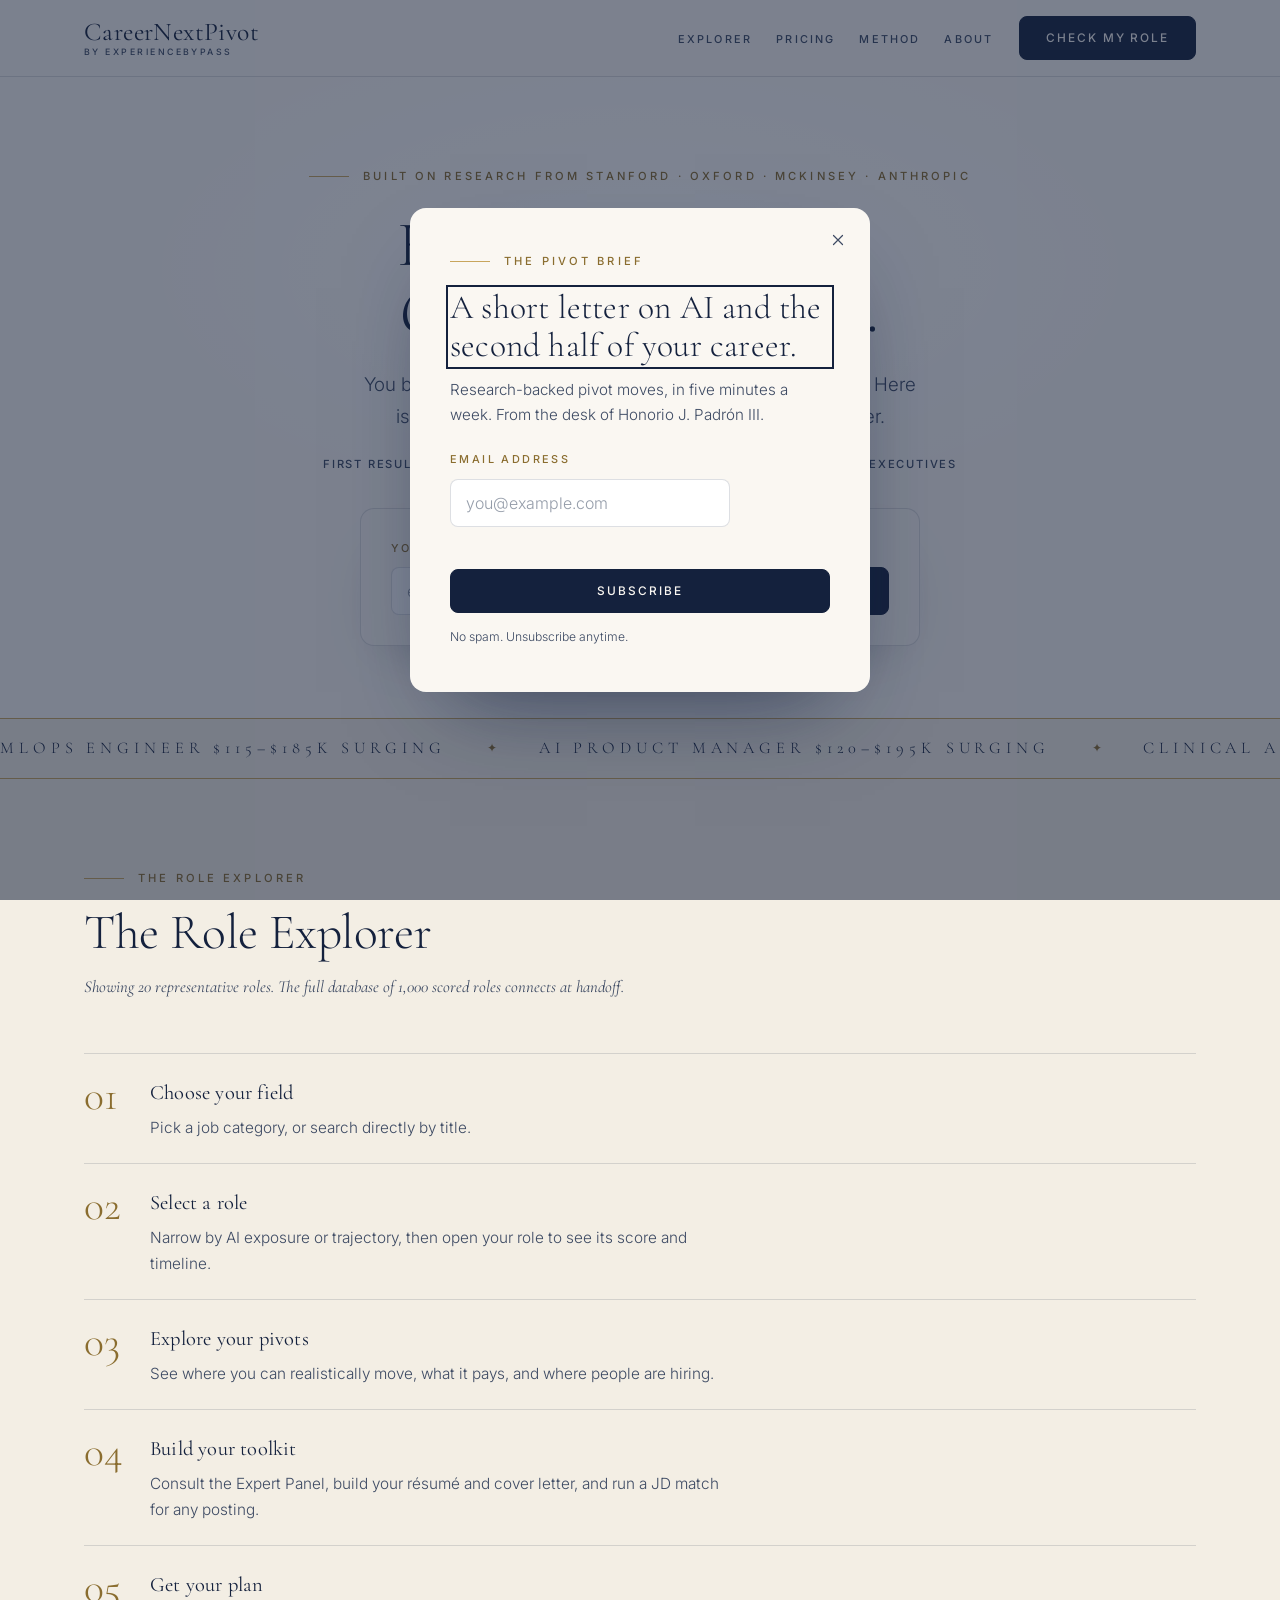
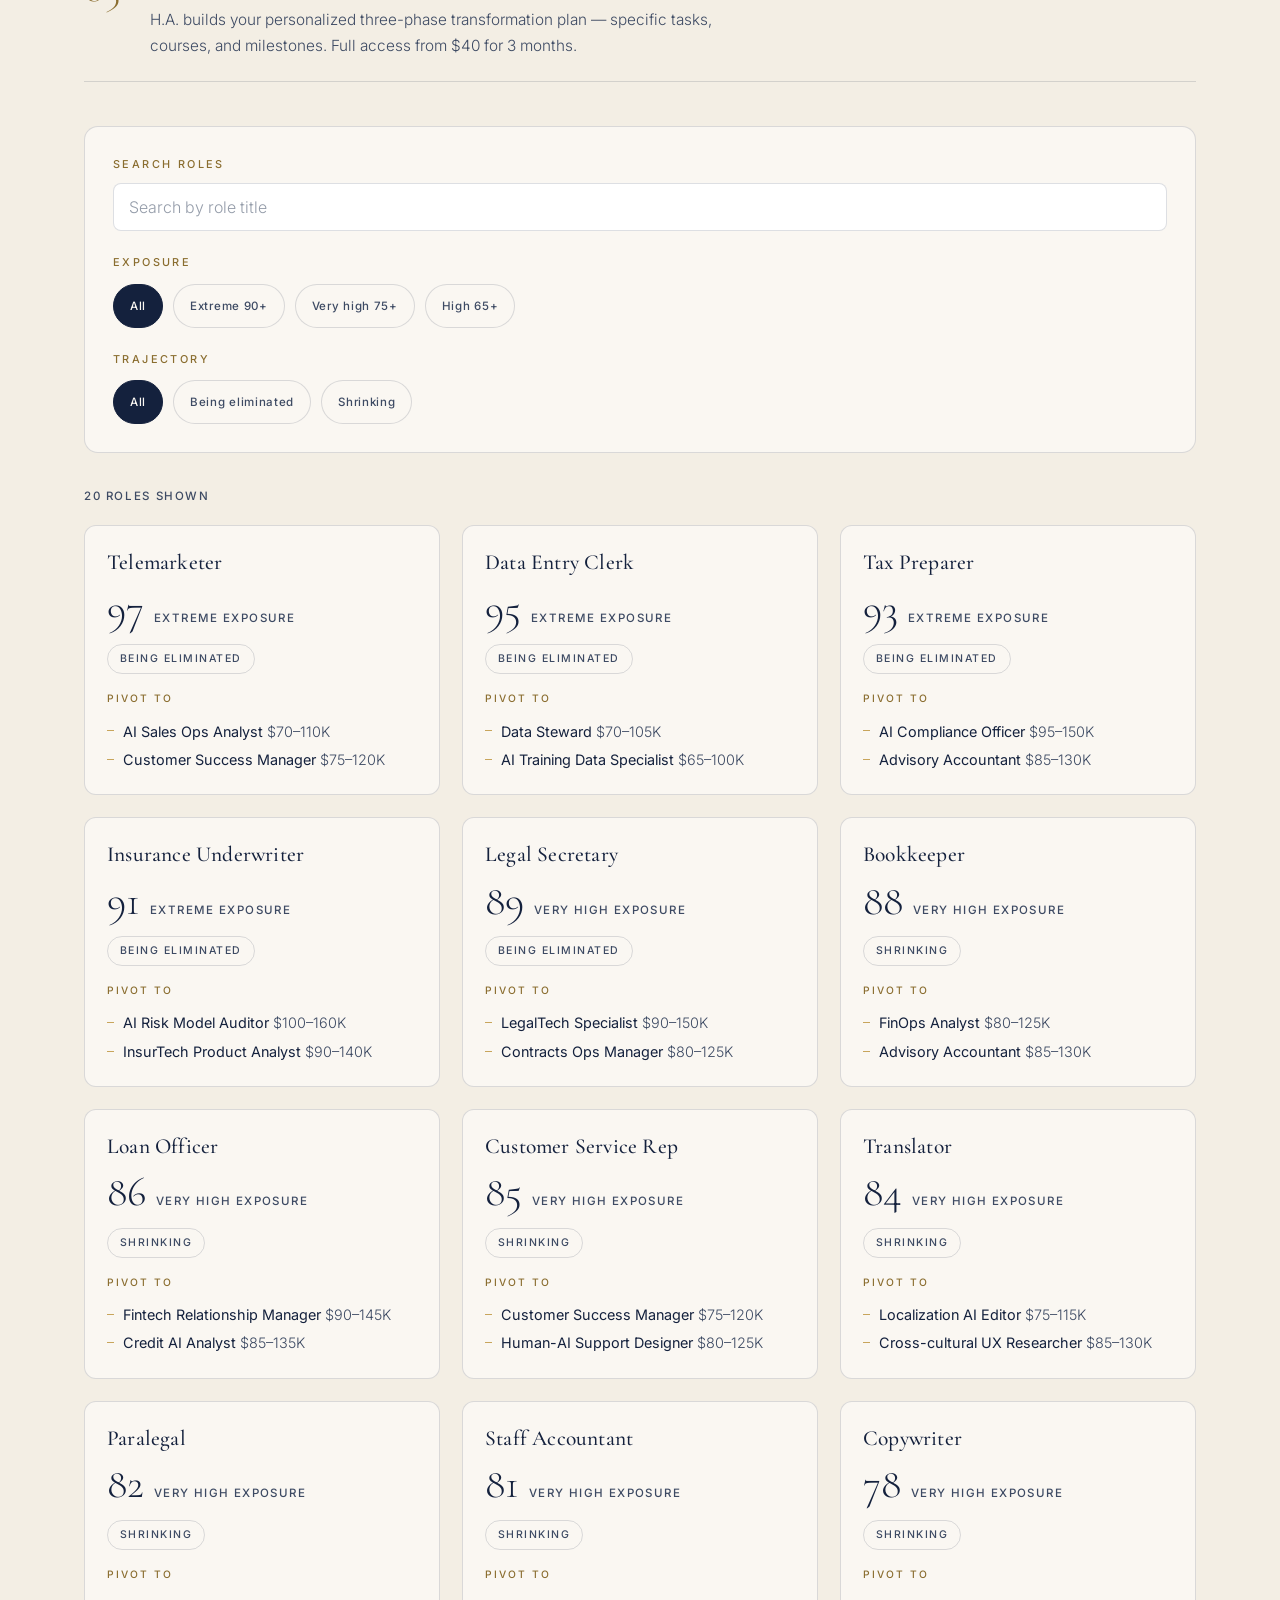
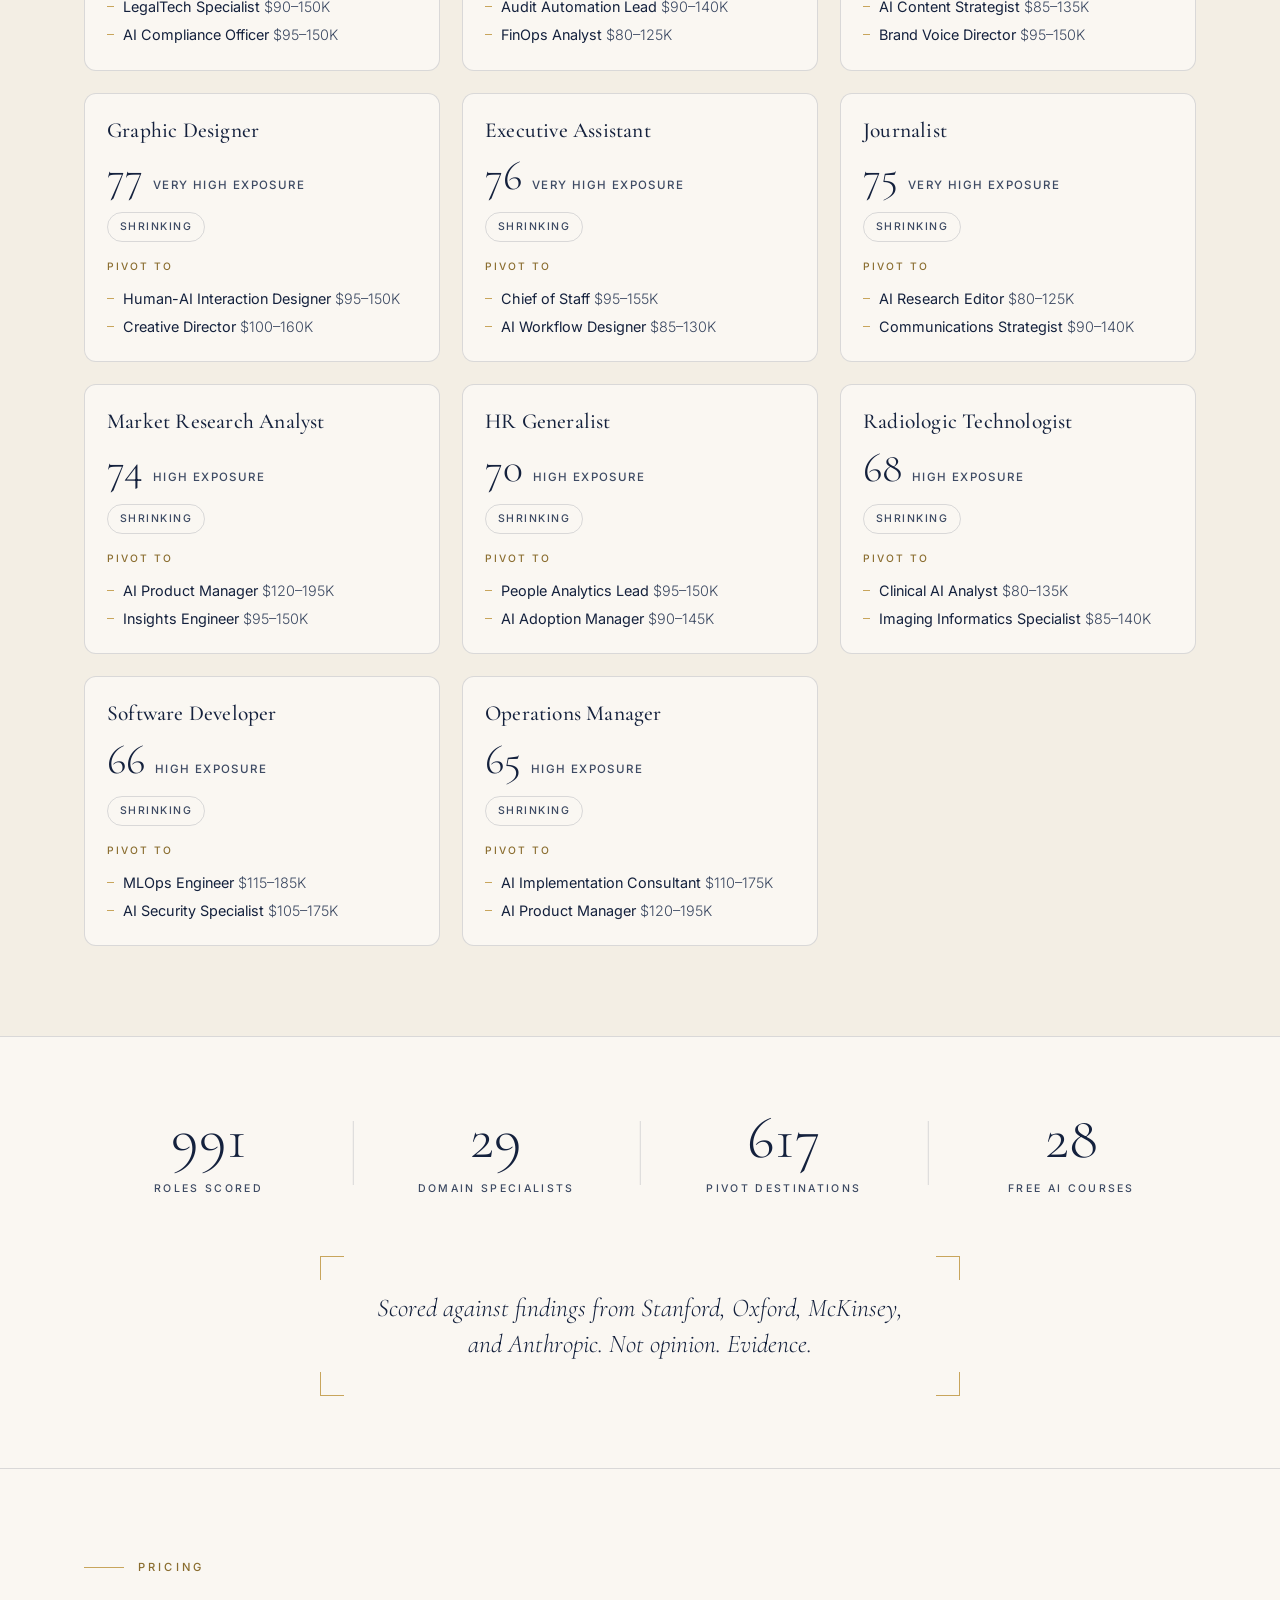
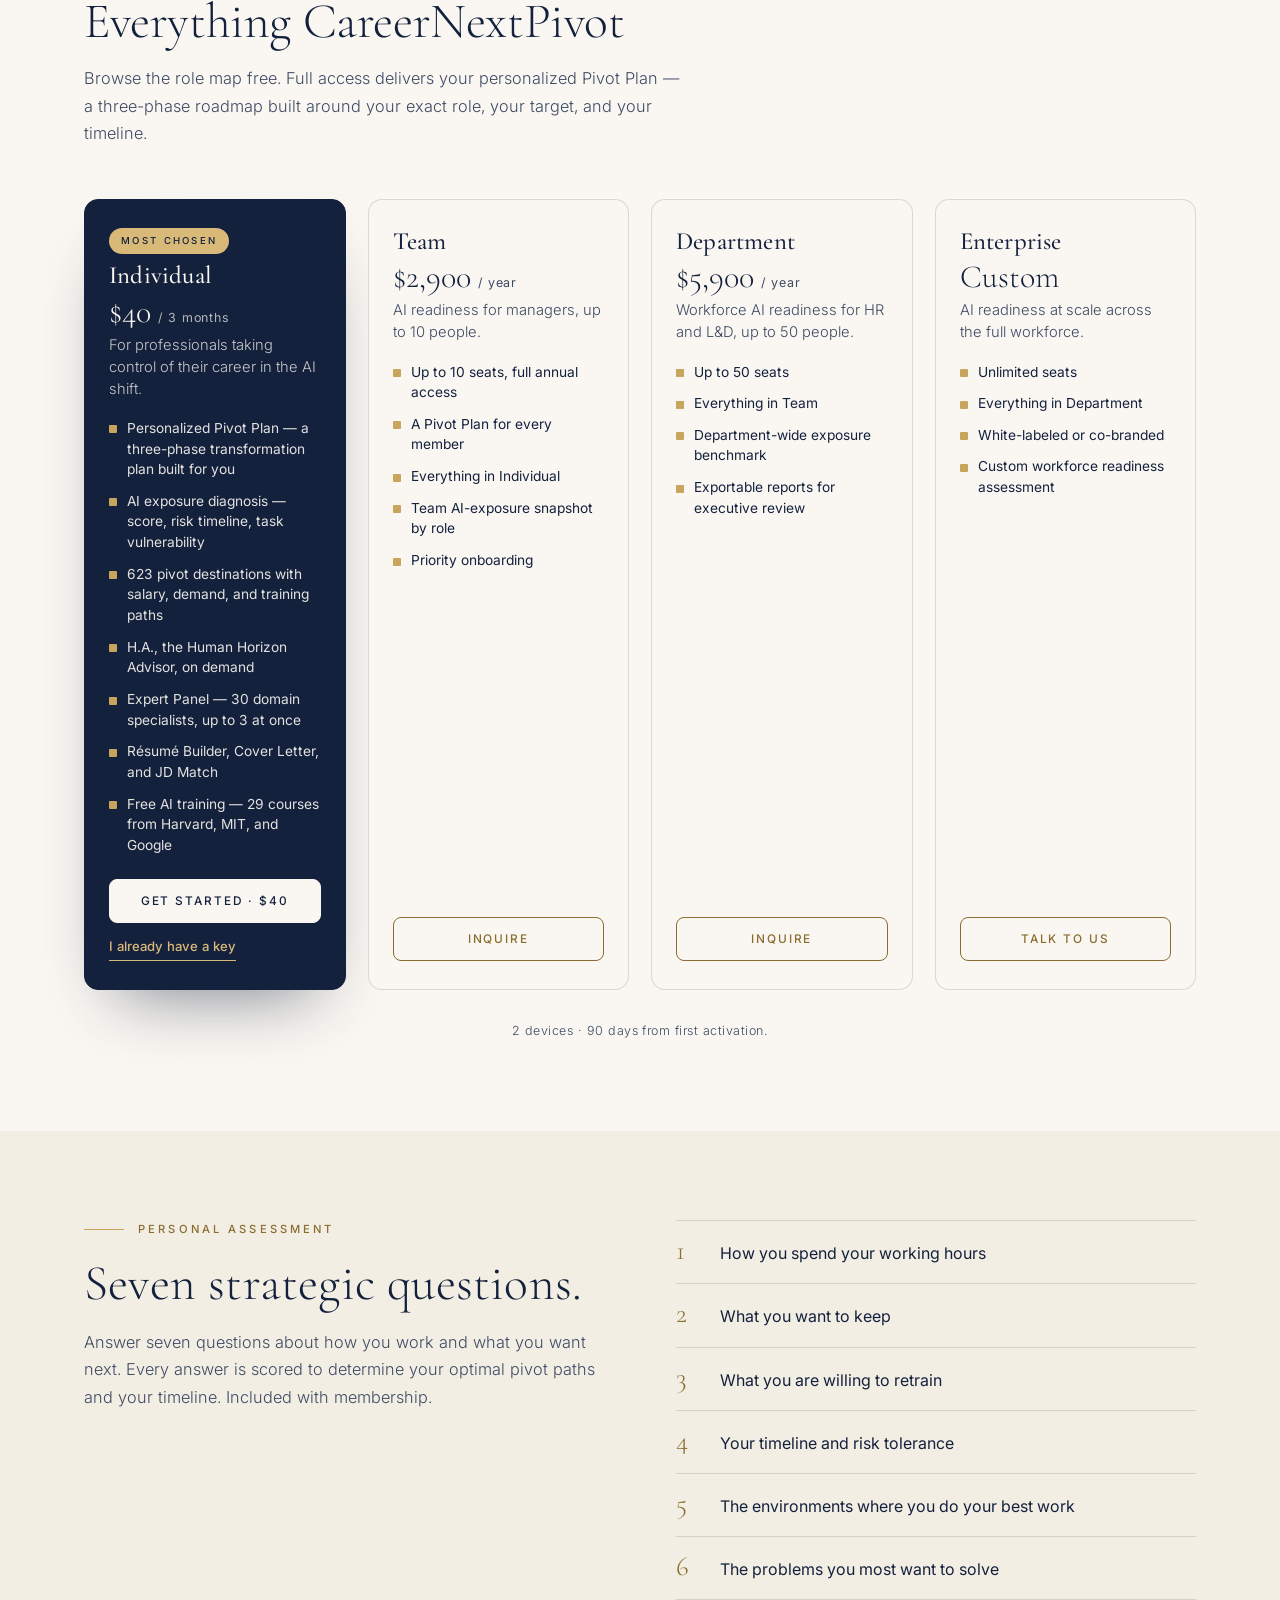
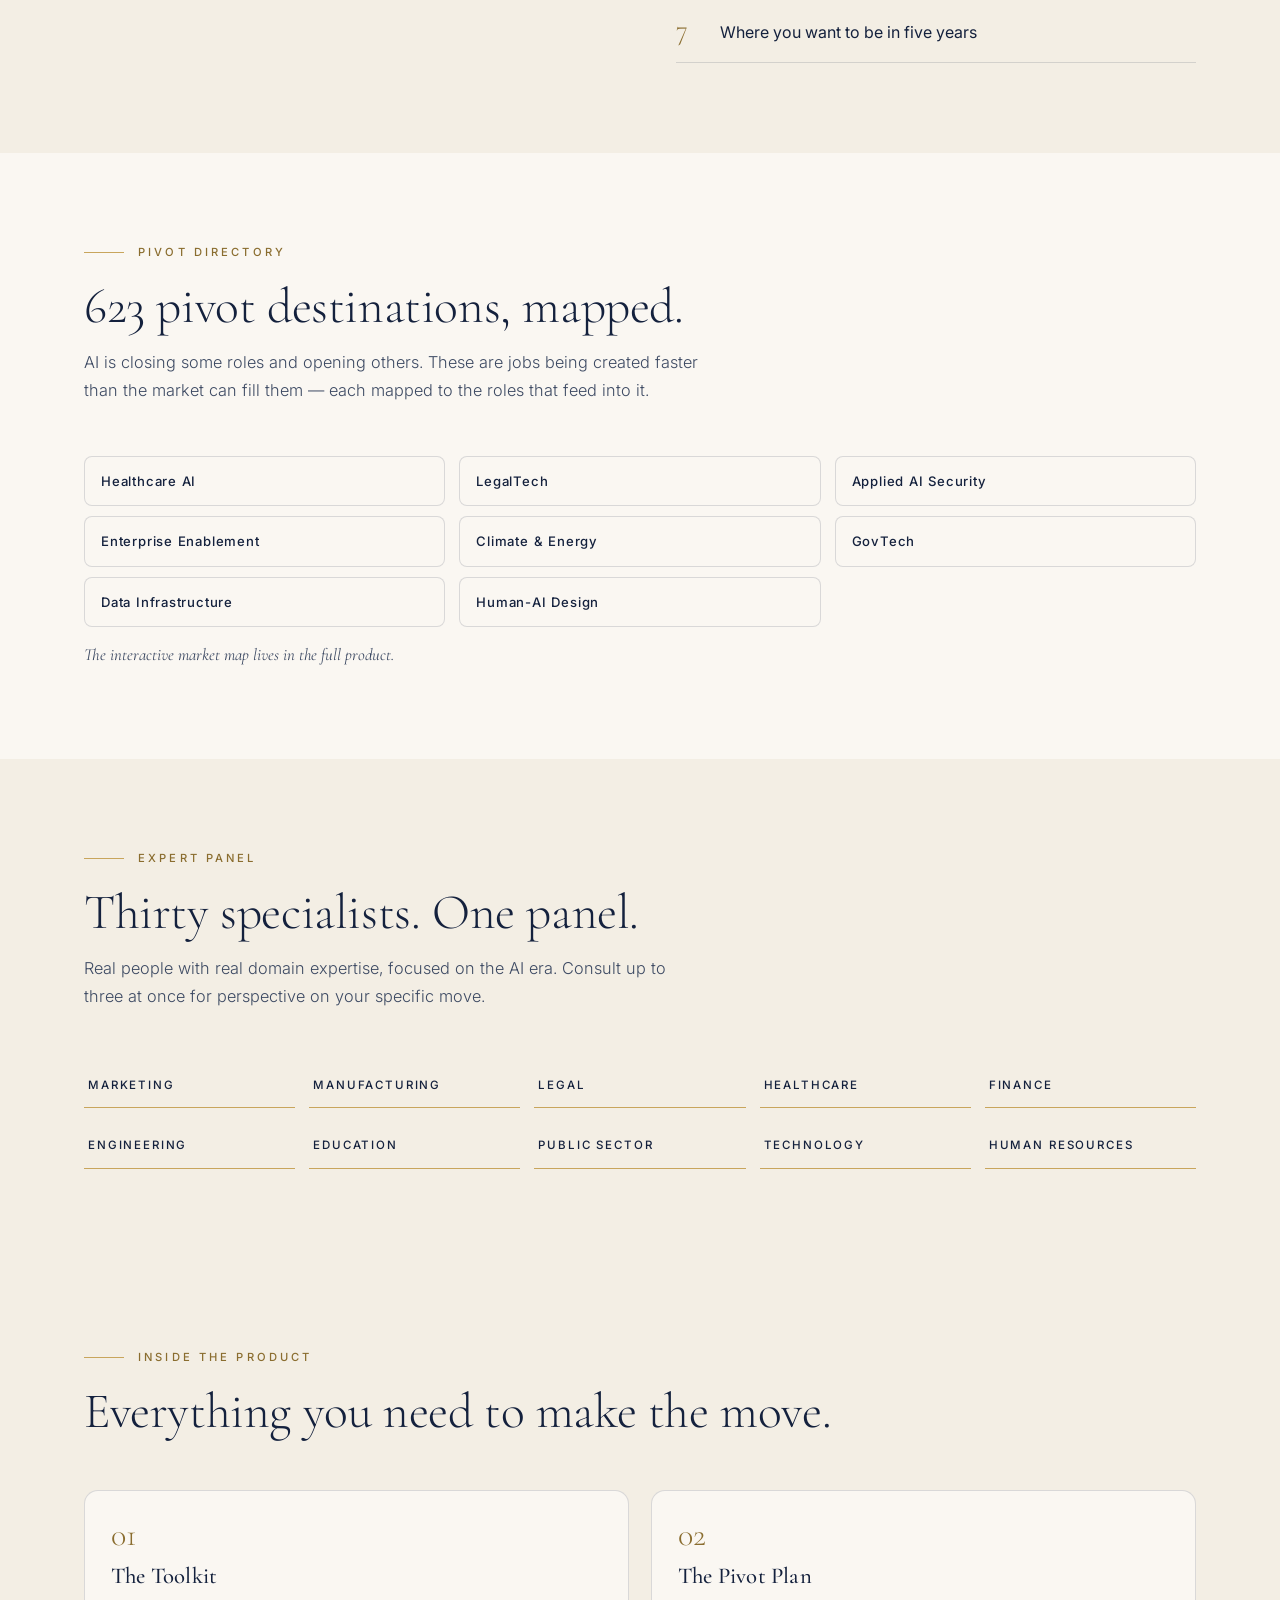
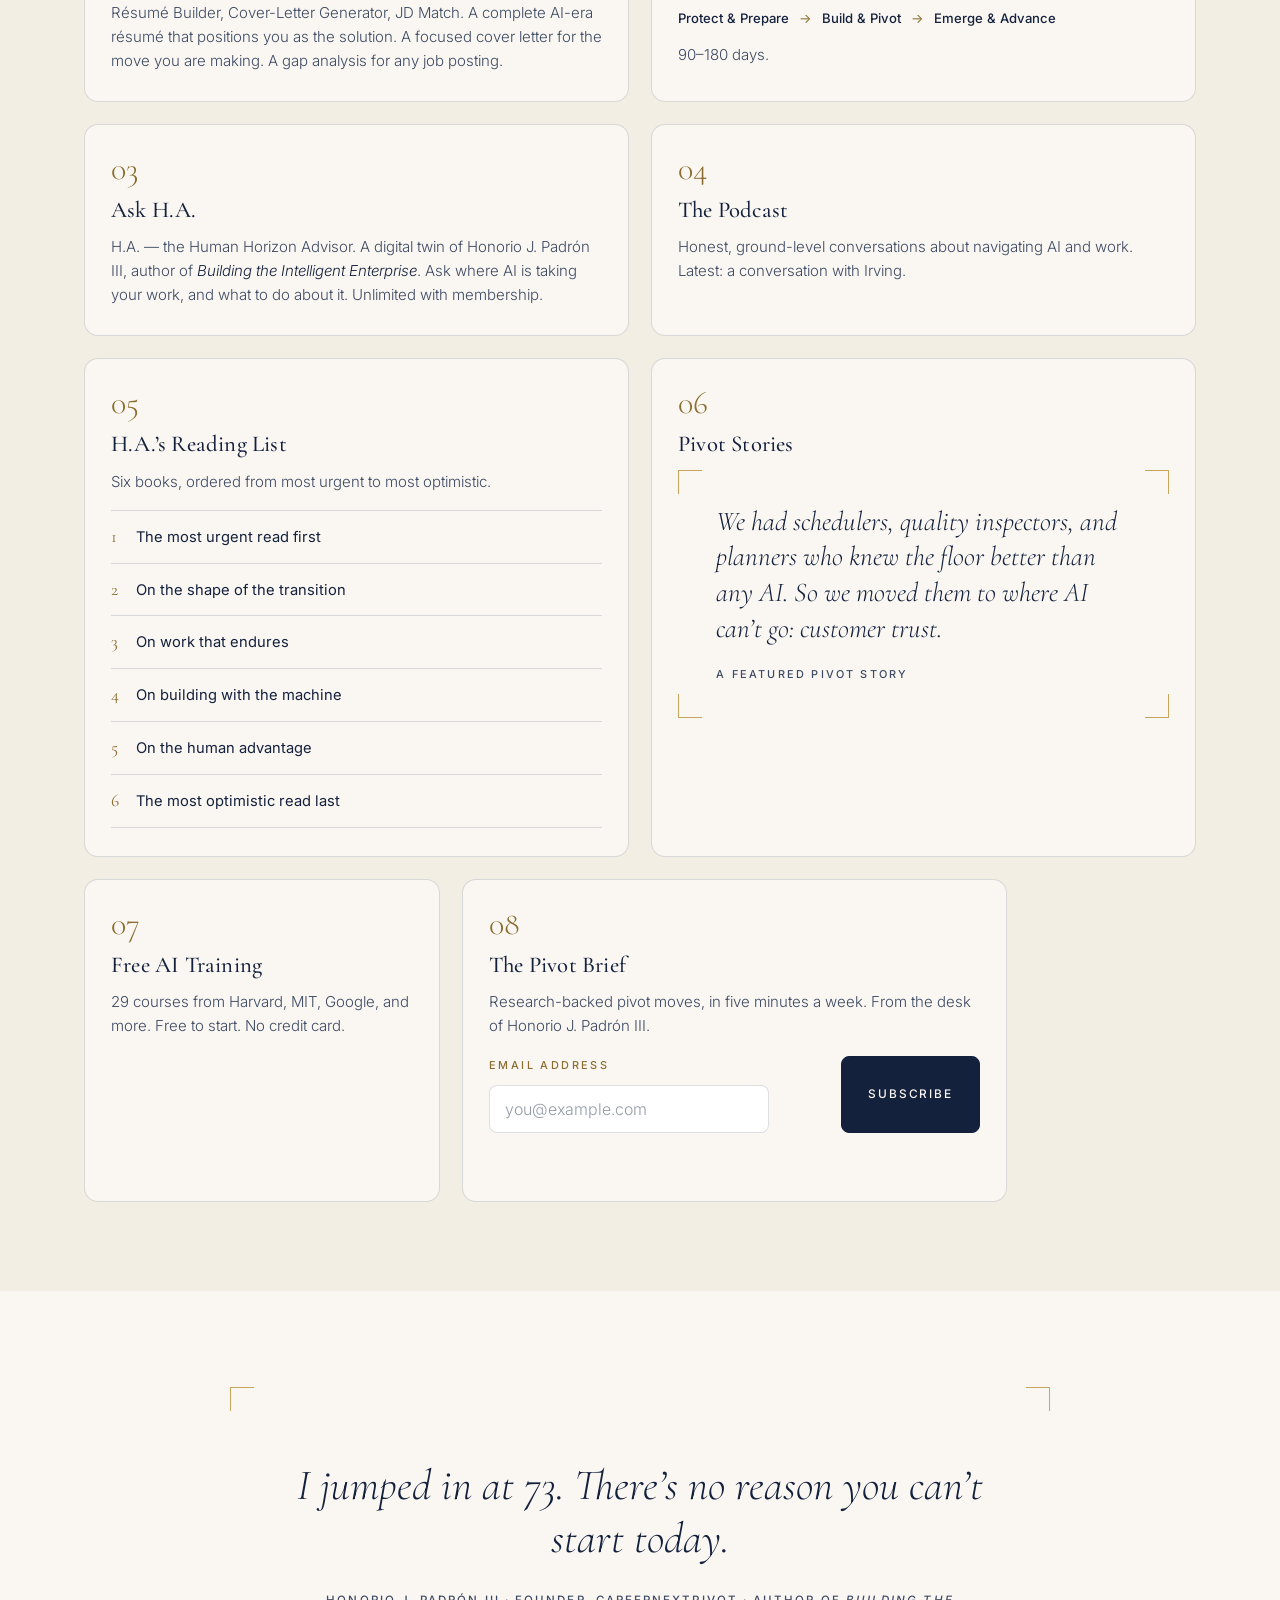
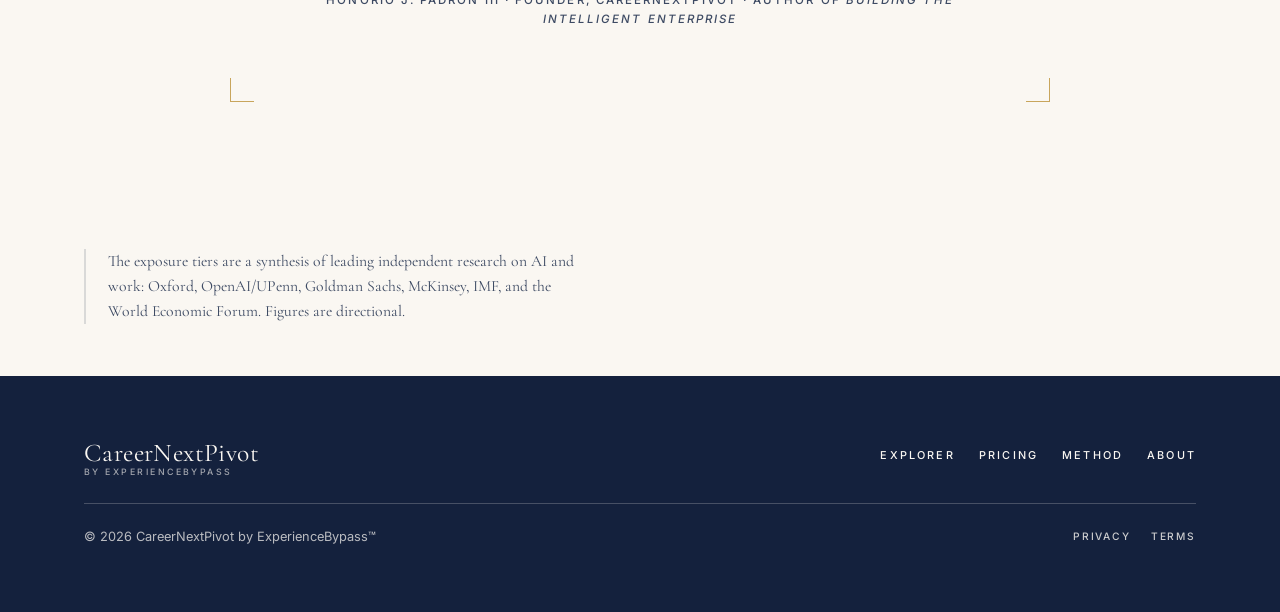
<file: site/index.html>
<!DOCTYPE html>
<html lang="en">
<head>
  <meta charset="UTF-8" />
  <meta name="viewport" content="width=device-width, initial-scale=1.0" />
  <title>CareerNextPivot — Know your AI risk. Own your next move.</title>
  <meta name="description" content="Score your role against research from Stanford, Oxford, McKinsey, and Anthropic. See where you can pivot, what it pays, and build your personalized three-phase Pivot Plan. By ExperienceBypass." />
  <link rel="preconnect" href="https://fonts.googleapis.com">
  <link rel="preconnect" href="https://fonts.gstatic.com" crossorigin>
  <link href="https://fonts.googleapis.com/css2?family=Cormorant+Garamond:ital,wght@0,300;0,400;0,600;1,300;1,400;1,600&family=Inter:wght@300;400;500&display=swap" rel="stylesheet">

  <!-- ============================================================
       META PIXEL PLACEHOLDER
       Uncomment and replace <DATASET_ID> with the ~16-digit ID from
       Meta Events Manager -> Data Sources once partner access is
       granted. The Lead event stays commented in the popup/inline
       success handlers until go-live.
       ------------------------------------------------------------
  <script>
    !function(f,b,e,v,n,t,s)
    {if(f.fbq)return;n=f.fbq=function(){n.callMethod?
    n.callMethod.apply(n,arguments):n.queue.push(arguments)};
    if(!f._fbq)f._fbq=n;n.push=n;n.loaded=!0;n.version='2.0';
    n.queue=[];t=b.createElement(e);t.async=!0;
    t.src=v;s=b.getElementsByTagName(e)[0];
    s.parentNode.insertBefore(t,s)}(window, document,'script',
    'https://connect.facebook.net/en_US/fbevents.js');
    fbq('init','<DATASET_ID>');
    fbq('track','PageView');
  </script>
  <noscript><img height="1" width="1" style="display:none"
    src="https://www.facebook.com/tr?id=<DATASET_ID>&ev=PageView&noscript=1"
  /></noscript>
       ============================================================ -->

  <style>
    /* ============================================================
       DESIGN TOKENS
       ============================================================ */
    :root{
      --paper:#faf7f2; --paper-2:#f3eee4; --ink:#14213d; --ink-soft:#3d4a63;
      --gold-ink:#8a6d2f; /* gold for TEXT (4.6:1) — labels, kickers */
      --gold:#c8a55c;     /* gold for HAIRLINES/decoration ONLY, never text */
      --hairline:rgba(20,33,61,.14);
      --hairline-cream:rgba(250,247,242,.22);
      --gold-cream:#d8b978; /* gold used only as decoration on the navy footer */
    }
    *,*::before,*::after{box-sizing:border-box}
    html,body{margin:0;padding:0}
    html{-webkit-text-size-adjust:100%;scroll-behavior:smooth}
    body{
      font-family:'Inter',system-ui,sans-serif;
      color:var(--ink);
      background:var(--paper);
      line-height:1.7;
      overflow-x:hidden;
      font-weight:400;
    }
    h1,h2,h3,h4{font-family:'Cormorant Garamond',Georgia,serif;font-weight:400;margin:0;letter-spacing:.2px}
    p{margin:0}
    em{font-style:italic}
    ul,ol{margin:0;padding:0}
    a{color:inherit;text-decoration:none}
    img{max-width:100%}

    /* ---------- accessibility helpers ---------- */
    .visually-hidden{
      position:absolute!important;width:1px;height:1px;padding:0;margin:-1px;
      overflow:hidden;clip:rect(0 0 0 0);white-space:nowrap;border:0;
    }
    .skip-link{
      position:absolute;left:12px;top:-48px;z-index:1200;
      background:var(--ink);color:var(--paper);
      padding:12px 18px;border-radius:6px;
      font-family:'Inter',sans-serif;font-size:.82rem;
      text-decoration:none;transition:top .16s ease;
    }
    .skip-link:focus{top:12px}

    a:focus-visible,button:focus-visible,input:focus-visible,
    [tabindex]:focus-visible{
      outline:2px solid var(--ink);
      outline-offset:2px;
    }
    /* cream outline for interactive elements on dark surfaces */
    .on-dark a:focus-visible,.on-dark button:focus-visible,
    .on-dark input:focus-visible,.on-dark [tabindex]:focus-visible{
      outline:2px solid var(--paper);
      outline-offset:2px;
    }

    .wrap{max-width:1160px;margin:0 auto;padding:0 24px}
    .wrap-narrow{max-width:900px;margin:0 auto;padding:0 24px}

    /* ---------- shared type helpers ---------- */
    .label{
      font-family:'Inter',sans-serif;font-weight:500;
      font-size:.7rem;letter-spacing:.28em;text-transform:uppercase;
      color:var(--gold-ink);
    }
    .kicker{display:flex;align-items:center;gap:14px}
    .kicker .rule{width:40px;height:1px;background:var(--gold);flex:none}
    .section-head{margin-bottom:clamp(30px,4vw,52px)}
    .section-head h2{
      font-size:clamp(2rem,4vw,3.1rem);line-height:1.08;font-weight:300;
      color:var(--ink);margin:18px 0 0;letter-spacing:-.4px;
    }
    .section-head .lede{
      margin:16px 0 0;max-width:60ch;color:var(--ink-soft);
      font-size:1.02rem;font-weight:300;
    }
    .editorial-note{
      font-family:'Cormorant Garamond',Georgia,serif;font-style:italic;
      font-size:1.05rem;color:var(--ink-soft);margin-top:14px;
    }

    /* ---------- buttons ---------- */
    .btn{
      display:inline-flex;align-items:center;justify-content:center;
      min-height:44px;padding:13px 26px;border-radius:8px;
      font-family:'Inter',sans-serif;font-weight:500;
      font-size:.74rem;letter-spacing:.16em;text-transform:uppercase;
      cursor:pointer;border:1px solid transparent;
      transition:transform .12s ease,background .16s ease,border-color .16s ease,color .16s ease;
      line-height:1.2;text-align:center;
    }
    .btn-primary{background:var(--ink);color:var(--paper);border-color:var(--ink)}
    .btn-primary:hover{background:#0f1a30;transform:translateY(-1px)}
    .btn-outline{background:transparent;color:var(--gold-ink);border-color:var(--gold-ink)}
    .btn-outline:hover{background:rgba(138,109,47,.07);transform:translateY(-1px)}
    /* on the navy featured pricing card */
    .btn-cream{background:var(--paper);color:var(--ink);border-color:var(--paper)}
    .btn-cream:hover{background:#fff;transform:translateY(-1px)}
    .text-link{
      font-family:'Inter',sans-serif;font-weight:500;font-size:.82rem;
      color:var(--gold-ink);border-bottom:1px solid var(--gold);padding-bottom:2px;
    }
    .text-link:hover{color:var(--ink)}

    /* ============================================================
       HEADER
       ============================================================ */
    .site-header{
      position:sticky;top:0;z-index:900;
      background:var(--paper);
      border-bottom:1px solid var(--hairline);
      transition:box-shadow .3s ease;
    }
    .site-header.scrolled{box-shadow:0 6px 24px -18px rgba(20,33,61,.5)}
    .header-inner{
      display:flex;align-items:center;justify-content:space-between;
      gap:20px;padding-top:16px;padding-bottom:16px;flex-wrap:wrap;
    }
    .brand{display:flex;flex-direction:column;gap:3px;line-height:1}
    .wordmark{
      font-family:'Cormorant Garamond',Georgia,serif;
      font-weight:400;font-size:clamp(1.3rem,2.4vw,1.6rem);
      color:var(--ink);letter-spacing:.4px;line-height:1;
    }
    .brand .byline{
      font-family:'Inter',sans-serif;font-weight:500;
      font-size:.55rem;letter-spacing:.28em;text-transform:uppercase;
      color:var(--ink-soft);
    }
    .primary-nav{display:flex;align-items:center;gap:26px;flex-wrap:wrap}
    .primary-nav ul{display:flex;gap:24px;list-style:none}
    .primary-nav .nav-link{
      font-family:'Inter',sans-serif;font-weight:500;
      font-size:.68rem;letter-spacing:.2em;text-transform:uppercase;
      color:var(--ink-soft);
    }
    .primary-nav .nav-link:hover{color:var(--ink)}

    /* ============================================================
       HERO
       ============================================================ */
    .hero{position:relative;overflow:hidden}
    .hero::before{
      content:"";position:absolute;inset:0;pointer-events:none;z-index:0;
      background:radial-gradient(60% 55% at 50% 30%, rgba(255,255,255,.9), rgba(250,247,242,0) 70%);
    }
    .hero-inner{
      position:relative;z-index:1;
      padding:clamp(46px,7vw,92px) 0 clamp(40px,6vw,72px);
      text-align:center;
    }
    .hero .kicker{justify-content:center;margin-bottom:26px}
    .hero .kicker .label{max-width:none}
    h1{
      font-size:clamp(2.2rem,5vw,4.5rem);
      line-height:1.04;font-weight:300;letter-spacing:-.5px;
      color:var(--ink);margin:0 auto 24px;max-width:16ch;
    }
    h1 em{font-style:italic;font-weight:400;color:var(--ink)}
    .hero-sub{
      font-size:clamp(1.02rem,1.5vw,1.18rem);
      color:var(--ink-soft);font-weight:300;
      max-width:46ch;margin:0 auto 22px;
    }
    .hero-meta{
      display:flex;align-items:center;justify-content:center;gap:14px;
      flex-wrap:wrap;margin:0 auto 34px;
    }
    .hero-meta .stat-line{
      font-family:'Inter',sans-serif;font-weight:500;
      font-size:.7rem;letter-spacing:.16em;text-transform:uppercase;
      color:var(--ink-soft);
    }
    .hero-meta .dot{
      width:5px;height:5px;border-radius:50%;background:var(--gold);flex:none;
    }
    /* role search */
    .hero-search{
      max-width:560px;margin:0 auto;
      background:var(--paper);border:1px solid var(--hairline);
      border-radius:14px;padding:clamp(22px,3vw,30px);
      box-shadow:0 24px 60px -34px rgba(20,33,61,.4);
      text-align:left;
    }
    .field-label{
      display:block;font-family:'Inter',sans-serif;font-weight:500;
      font-size:.68rem;letter-spacing:.22em;text-transform:uppercase;
      color:var(--gold-ink);margin-bottom:10px;
    }
    .search-row{display:flex;gap:12px;flex-wrap:wrap}
    .text-input{
      flex:1 1 220px;min-height:48px;min-width:0;
      border:1px solid var(--hairline);border-radius:8px;
      padding:13px 15px;background:#fff;color:var(--ink);
      font-family:'Inter',sans-serif;font-weight:400;font-size:1rem;
      transition:border-color .16s ease,box-shadow .16s ease;
    }
    .text-input::placeholder{color:rgba(61,74,99,.55);font-weight:300}
    .text-input:hover{border-color:rgba(20,33,61,.28)}
    .text-input:focus{border-color:var(--ink)}
    .text-input[aria-invalid="true"]{
      border-color:#b3492f;box-shadow:0 0 0 3px rgba(179,73,47,.16);
    }
    .hero-search .btn{flex:0 0 auto}

    /* ============================================================
       MARQUEE RIBBON
       ============================================================ */
    .marquee{
      border-top:1px solid var(--gold);
      border-bottom:1px solid var(--gold);
      background:var(--paper-2);
      overflow:hidden;white-space:nowrap;padding:15px 0;
    }
    .marquee-track{
      display:inline-flex;align-items:center;gap:2.6rem;
      animation:marquee-scroll 28s linear infinite;
      font-family:'Cormorant Garamond',Georgia,serif;
      font-weight:300;font-size:1.02rem;letter-spacing:.3em;
      text-transform:uppercase;color:var(--ink);
      will-change:transform;
    }
    .marquee-track .sep{color:var(--gold-ink);font-size:.72rem;letter-spacing:0}
    @keyframes marquee-scroll{
      0%{transform:translateX(0)}
      100%{transform:translateX(-50%)}
    }

    /* ============================================================
       ROLE EXPLORER
       ============================================================ */
    .explorer{background:var(--paper-2);padding:clamp(52px,7vw,96px) 0}

    /* how it works */
    .how-list{
      list-style:none;margin:clamp(28px,4vw,44px) 0;
      display:grid;gap:0;
    }
    .how-list li{
      display:grid;grid-template-columns:auto 1fr;gap:22px;
      padding:22px 0;border-bottom:1px solid var(--hairline);
      align-items:start;
    }
    .how-list li:first-child{border-top:1px solid var(--hairline)}
    .how-num{
      font-family:'Cormorant Garamond',Georgia,serif;font-weight:300;
      font-size:clamp(1.9rem,3.4vw,2.6rem);line-height:1;color:var(--gold-ink);
      min-width:2.2ch;
    }
    .how-body h3{
      font-size:1.28rem;font-weight:400;color:var(--ink);margin:0 0 4px;
    }
    .how-body p{color:var(--ink-soft);font-size:.96rem;font-weight:300;max-width:64ch}

    /* filters */
    .filters{
      background:var(--paper);border:1px solid var(--hairline);border-radius:14px;
      padding:clamp(20px,3vw,28px);margin-bottom:clamp(24px,3vw,34px);
    }
    .filter-search .search-row{margin-top:0}
    .filter-group{margin-top:22px}
    .filter-group > .field-label{margin-bottom:12px}
    .toggle-row{display:flex;flex-wrap:wrap;gap:10px}
    .toggle{
      min-height:44px;padding:9px 16px;border-radius:999px;
      border:1px solid var(--hairline);background:var(--paper);
      color:var(--ink-soft);
      font-family:'Inter',sans-serif;font-weight:500;
      font-size:.72rem;letter-spacing:.06em;cursor:pointer;
      transition:background .16s ease,color .16s ease,border-color .16s ease;
    }
    .toggle:hover{border-color:rgba(20,33,61,.3)}
    .toggle[aria-pressed="true"]{
      background:var(--ink);color:var(--paper);border-color:var(--ink);
    }
    .result-count{
      font-family:'Inter',sans-serif;font-weight:500;
      font-size:.72rem;letter-spacing:.14em;text-transform:uppercase;
      color:var(--ink-soft);margin:0 0 18px;
    }

    /* role cards grid */
    .role-grid{
      display:grid;grid-template-columns:repeat(3,1fr);
      gap:clamp(16px,2vw,22px);
    }
    .role-card{
      border:1px solid var(--hairline);border-radius:12px;
      background:var(--paper);padding:24px 22px;
      display:flex;flex-direction:column;gap:14px;
      transition:border-color .2s ease,transform .2s ease,box-shadow .2s ease;
    }
    .role-card:hover{
      border-color:rgba(20,33,61,.28);transform:translateY(-2px);
      box-shadow:0 18px 40px -30px rgba(20,33,61,.45);
    }
    .role-card h3{font-size:1.34rem;font-weight:500;color:var(--ink);line-height:1.15}
    .role-score{display:flex;align-items:baseline;gap:10px;flex-wrap:wrap}
    .role-score .num{
      font-family:'Cormorant Garamond',Georgia,serif;font-weight:300;
      font-size:2.6rem;line-height:1;color:var(--ink);
    }
    .role-score .tier{
      font-family:'Inter',sans-serif;font-weight:500;font-size:.72rem;
      letter-spacing:.12em;text-transform:uppercase;color:var(--ink-soft);
    }
    .role-chip{
      align-self:flex-start;
      font-family:'Inter',sans-serif;font-weight:500;
      font-size:.66rem;letter-spacing:.14em;text-transform:uppercase;
      color:var(--ink-soft);
      border:1px solid var(--hairline);border-radius:999px;padding:5px 12px;
    }
    .role-card .pivot-label{
      font-family:'Inter',sans-serif;font-weight:500;font-size:.64rem;
      letter-spacing:.2em;text-transform:uppercase;color:var(--gold-ink);
      margin-top:2px;
    }
    .pivot-list{list-style:none;display:grid;gap:8px}
    .pivot-list li{
      font-size:.9rem;color:var(--ink);font-weight:400;line-height:1.4;
      padding-left:16px;position:relative;
    }
    .pivot-list li::before{
      content:"";position:absolute;left:0;top:.62em;
      width:7px;height:1px;background:var(--gold);
    }
    .pivot-list .pay{color:var(--ink-soft);font-weight:300}
    .no-results{
      grid-column:1/-1;text-align:center;padding:36px 12px;
      color:var(--ink-soft);font-family:'Cormorant Garamond',Georgia,serif;
      font-style:italic;font-size:1.15rem;
    }

    /* ============================================================
       PROOF STRIP
       ============================================================ */
    .proof-strip{
      border-top:1px solid var(--hairline);border-bottom:1px solid var(--hairline);
      background:var(--paper);padding:clamp(44px,6vw,72px) 0;
    }
    .stats{
      display:grid;grid-template-columns:repeat(4,1fr);
      gap:clamp(20px,3vw,40px);text-align:center;
    }
    .stat{position:relative}
    .stat + .stat::before{
      content:"";position:absolute;left:0;top:14%;bottom:14%;
      width:1px;background:var(--hairline);
      transform:translateX(calc(-1 * clamp(10px,1.5vw,20px)));
    }
    .stat .num{
      font-family:'Cormorant Garamond',Georgia,serif;
      font-weight:300;font-size:clamp(2.6rem,5vw,3.7rem);
      line-height:1;color:var(--ink);
    }
    .stat .cap{
      display:block;margin-top:12px;
      font-family:'Inter',sans-serif;font-weight:500;
      font-size:.66rem;letter-spacing:.22em;text-transform:uppercase;
      color:var(--ink-soft);
    }
    .proof-frame{
      position:relative;max-width:640px;margin:clamp(40px,5vw,58px) auto 0;
      padding:clamp(26px,3vw,34px) clamp(28px,4vw,48px);text-align:center;
    }
    .proof-frame p{
      font-family:'Cormorant Garamond',Georgia,serif;font-style:italic;
      font-size:clamp(1.2rem,2.4vw,1.6rem);line-height:1.4;
      color:var(--ink);font-weight:300;
    }

    /* four thin-line corner frames (reusable) */
    .corner-frame{position:relative}
    .corner-frame > .cf{position:absolute;width:24px;height:24px;pointer-events:none}
    .corner-frame > .cf-tl{top:0;left:0;border-top:1px solid var(--gold);border-left:1px solid var(--gold)}
    .corner-frame > .cf-tr{top:0;right:0;border-top:1px solid var(--gold);border-right:1px solid var(--gold)}
    .corner-frame > .cf-bl{bottom:0;left:0;border-bottom:1px solid var(--gold);border-left:1px solid var(--gold)}
    .corner-frame > .cf-br{bottom:0;right:0;border-bottom:1px solid var(--gold);border-right:1px solid var(--gold)}

    /* ============================================================
       PRICING
       ============================================================ */
    .pricing{padding:clamp(52px,7vw,96px) 0}
    .price-grid{
      display:grid;grid-template-columns:repeat(4,1fr);
      gap:clamp(16px,1.8vw,22px);margin-top:clamp(30px,4vw,48px);
      align-items:stretch;
    }
    .price-card{
      border:1px solid var(--hairline);border-radius:14px;
      background:var(--paper);padding:28px 24px;
      display:flex;flex-direction:column;gap:16px;
    }
    .price-card.featured{
      background:var(--ink);color:var(--paper);border-color:var(--ink);
      box-shadow:0 34px 70px -34px rgba(20,33,61,.6);
    }
    .price-head{display:flex;flex-direction:column;gap:6px}
    .price-badge{
      align-self:flex-start;
      font-family:'Inter',sans-serif;font-weight:500;
      font-size:.6rem;letter-spacing:.24em;text-transform:uppercase;
      color:var(--ink);background:var(--gold-cream);
      border-radius:999px;padding:5px 12px;margin-bottom:2px;
    }
    .price-card h3{font-size:1.55rem;font-weight:500;line-height:1.1}
    .price-card.featured h3{color:var(--paper)}
    .price-cost{
      font-family:'Cormorant Garamond',Georgia,serif;font-weight:300;
      font-size:2rem;line-height:1;color:var(--ink);
    }
    .price-card.featured .price-cost{color:var(--paper)}
    .price-cost .per{
      font-family:'Inter',sans-serif;font-size:.78rem;font-weight:400;
      letter-spacing:.06em;color:var(--ink-soft);
    }
    .price-card.featured .price-cost .per{color:rgba(250,247,242,.7)}
    .price-tag{font-size:.92rem;font-weight:300;color:var(--ink-soft);line-height:1.5}
    .price-card.featured .price-tag{color:rgba(250,247,242,.78)}
    .price-list{list-style:none;display:grid;gap:11px;margin-top:2px}
    .price-list li{
      font-size:.86rem;color:var(--ink);font-weight:400;line-height:1.5;
      padding-left:18px;position:relative;
    }
    .price-card.featured .price-list li{color:rgba(250,247,242,.9)}
    .price-list li::before{
      content:"";position:absolute;left:0;top:.55em;
      width:8px;height:8px;background:var(--gold);border-radius:1px;
    }
    .price-cta-wrap{margin-top:auto;display:flex;flex-direction:column;gap:12px;align-items:flex-start;padding-top:8px}
    .price-cta-wrap .btn{width:100%}
    .price-card.featured .text-link{color:var(--gold-cream);border-bottom-color:var(--gold-cream)}
    .price-card.featured .text-link:hover{color:var(--paper)}
    .fine-print{
      margin-top:clamp(22px,3vw,30px);text-align:center;
      font-size:.78rem;color:var(--ink-soft);font-weight:300;letter-spacing:.04em;
    }

    /* ============================================================
       ASSESSMENT (two-column editorial)
       ============================================================ */
    .assessment{padding:clamp(52px,7vw,90px) 0;background:var(--paper-2)}
    .two-col{
      display:grid;grid-template-columns:1fr 1fr;gap:clamp(36px,6vw,72px);
      align-items:start;
    }
    .two-col .lead-copy p{
      color:var(--ink-soft);font-size:1.02rem;font-weight:300;
      max-width:60ch;margin-top:18px;
    }
    .numbered-list{list-style:none;display:grid;gap:0}
    .numbered-list li{
      display:grid;grid-template-columns:auto 1fr;gap:18px;align-items:baseline;
      padding:16px 0;border-bottom:1px solid var(--hairline);
    }
    .numbered-list li:first-child{border-top:1px solid var(--hairline)}
    .numbered-list .n{
      font-family:'Cormorant Garamond',Georgia,serif;font-weight:300;
      font-size:1.7rem;line-height:1;color:var(--gold-ink);min-width:2ch;
    }
    .numbered-list .t{font-size:1rem;color:var(--ink);font-weight:400}

    /* ============================================================
       PIVOT DIRECTORY
       ============================================================ */
    .directory{padding:clamp(52px,7vw,90px) 0}
    .directory .dir-count{
      font-family:'Cormorant Garamond',Georgia,serif;font-weight:300;
      font-size:clamp(3rem,7vw,5rem);line-height:1;color:var(--ink);
      margin-bottom:6px;
    }
    .directory p.lede{max-width:62ch;color:var(--ink-soft);font-weight:300;font-size:1.02rem}
    .chip-cols{
      display:grid;grid-template-columns:repeat(3,1fr);
      gap:10px 14px;margin:clamp(28px,4vw,40px) 0 0;list-style:none;
    }
    .hairline-chip{
      border:1px solid var(--hairline);border-radius:8px;
      padding:13px 16px;background:var(--paper);
      font-family:'Inter',sans-serif;font-weight:500;
      font-size:.82rem;letter-spacing:.06em;color:var(--ink);
    }

    /* ============================================================
       EXPERT PANEL
       ============================================================ */
    .panel{padding:clamp(52px,7vw,90px) 0;background:var(--paper-2)}
    .discipline-grid{
      display:grid;grid-template-columns:repeat(5,1fr);
      gap:14px;margin-top:clamp(28px,4vw,42px);list-style:none;
    }
    .discipline{
      font-family:'Inter',sans-serif;font-weight:500;
      font-size:.72rem;letter-spacing:.16em;text-transform:uppercase;
      color:var(--ink);padding:14px 4px 12px;
      border-bottom:1px solid var(--gold);
    }

    /* ============================================================
       FEATURES BAND
       ============================================================ */
    .features{padding:clamp(52px,7vw,96px) 0;background:var(--paper-2)}
    .feature-grid{
      display:grid;grid-template-columns:repeat(6,1fr);
      gap:clamp(16px,2vw,22px);margin-top:clamp(30px,4vw,48px);
      grid-auto-flow:dense;
    }
    .feature-card{
      border:1px solid var(--hairline);border-radius:14px;background:var(--paper);
      padding:28px 26px;display:flex;flex-direction:column;gap:12px;
      grid-column:span 2;
    }
    .feature-card.wide{grid-column:span 3}
    .feature-card.full{grid-column:1/-1}
    .feature-num{
      font-family:'Cormorant Garamond',Georgia,serif;font-weight:300;
      font-size:2rem;line-height:1;color:var(--gold-ink);
    }
    .feature-card h3{font-size:1.42rem;font-weight:500;color:var(--ink);line-height:1.15}
    .feature-card p{color:var(--ink-soft);font-size:.94rem;font-weight:300;line-height:1.6}
    .feature-card p em{color:var(--ink)}

    /* horizontal hairline timeline */
    .timeline{
      list-style:none;display:flex;align-items:center;gap:10px;flex-wrap:wrap;
      margin:6px 0 2px;
    }
    .timeline li{
      display:flex;align-items:center;gap:10px;
      font-family:'Inter',sans-serif;font-weight:500;font-size:.82rem;color:var(--ink);
    }
    .timeline .arrow{color:var(--gold-ink);font-weight:400}
    .timeline .dur{color:var(--ink-soft);font-weight:300;font-size:.86rem}

    /* reading list — spine style */
    .spine-list{list-style:none;display:grid;gap:0;margin-top:4px}
    .spine-list li{
      padding:11px 0;border-bottom:1px solid var(--hairline);
      font-size:.92rem;color:var(--ink);font-weight:400;
      display:flex;align-items:baseline;gap:12px;
    }
    .spine-list li:first-child{border-top:1px solid var(--hairline)}
    .spine-list .idx{
      font-family:'Cormorant Garamond',Georgia,serif;color:var(--gold-ink);
      font-size:1.1rem;min-width:1.6ch;
    }

    /* pivot story blockquote in corner frame */
    .story-frame{padding:clamp(24px,3vw,34px) clamp(26px,3vw,40px)}
    .story-frame blockquote{
      margin:0;font-family:'Cormorant Garamond',Georgia,serif;font-style:italic;
      font-weight:300;font-size:clamp(1.3rem,2.4vw,1.7rem);line-height:1.32;color:var(--ink);
    }
    .story-frame cite{
      display:block;margin-top:18px;font-style:normal;
      font-family:'Inter',sans-serif;font-weight:500;
      font-size:.68rem;letter-spacing:.2em;text-transform:uppercase;color:var(--ink-soft);
    }

    /* inline newsletter capture */
    .newsletter-card{border-color:var(--hairline)}
    .newsletter-form{display:flex;gap:12px;flex-wrap:wrap;margin-top:6px}
    .newsletter-form .field-wrap{flex:1 1 220px;min-width:0}
    .inline-msg{
      min-height:1.2em;margin-top:10px;font-size:.85rem;font-weight:400;
    }
    .inline-msg.ok{color:var(--gold-ink)}
    .inline-msg.err{color:#b3492f}
    /* honeypot */
    .hp{position:absolute!important;left:-9999px;top:auto;width:1px;height:1px;overflow:hidden;opacity:0}

    /* ============================================================
       FOUNDER NOTE
       ============================================================ */
    .founder{padding:clamp(52px,8vw,96px) 0}
    .founder-frame{
      position:relative;max-width:820px;margin:0 auto;text-align:center;
      padding:clamp(40px,6vw,72px) clamp(28px,5vw,64px);
    }
    .founder-frame blockquote{
      margin:0;font-family:'Cormorant Garamond',Georgia,serif;
      font-weight:300;font-style:italic;
      font-size:clamp(1.7rem,3.8vw,2.7rem);line-height:1.22;color:var(--ink);
    }
    .founder-frame cite{
      display:block;margin-top:26px;font-style:normal;
      font-family:'Inter',sans-serif;font-weight:500;
      font-size:.72rem;letter-spacing:.18em;text-transform:uppercase;color:var(--ink-soft);
    }
    .founder-frame cite em{color:var(--ink-soft);font-style:italic}

    /* ============================================================
       METHODOLOGY
       ============================================================ */
    .methodology-section{padding:clamp(30px,4vw,52px) 0}
    .methodology{
      border-left:2px solid var(--hairline);padding-left:22px;
      max-width:70ch;
      font-family:'Cormorant Garamond',Georgia,serif;
      font-size:.98rem;color:var(--ink-soft);line-height:1.6;font-weight:400;
    }

    /* ============================================================
       FOOTER (only dark surface)
       ============================================================ */
    .site-footer{background:var(--ink);color:var(--paper);padding:clamp(40px,5vw,64px) 0}
    .foot-top{
      display:flex;justify-content:space-between;align-items:flex-start;
      gap:24px;flex-wrap:wrap;margin-bottom:26px;
    }
    .foot-brand .wordmark{color:var(--paper)}
    .foot-brand .byline{color:rgba(250,247,242,.62)}
    .foot-nav ul{display:flex;gap:24px;list-style:none;flex-wrap:wrap}
    .foot-nav a{
      font-family:'Inter',sans-serif;font-weight:500;
      font-size:.68rem;letter-spacing:.2em;text-transform:uppercase;
      color:var(--paper);
    }
    .foot-nav a:hover{color:var(--gold-cream)}
    .foot-bottom{
      display:flex;justify-content:space-between;align-items:center;
      gap:16px;flex-wrap:wrap;
      padding-top:22px;border-top:1px solid var(--hairline-cream);
    }
    .foot-copy{font-size:.8rem;color:rgba(250,247,242,.72)}
    .foot-legal{display:flex;gap:20px}
    .foot-legal a{
      font-family:'Inter',sans-serif;font-weight:500;
      font-size:.64rem;letter-spacing:.18em;text-transform:uppercase;
      color:rgba(250,247,242,.8);
    }
    .foot-legal a:hover{color:var(--gold-cream)}

    /* ============================================================
       SECTION ENTRANCE (IntersectionObserver fade-up)
       ============================================================ */
    .reveal{opacity:0;transform:translateY(24px);transition:opacity .7s ease,transform .7s ease}
    .reveal.is-visible{opacity:1;transform:none}

    /* split-text (hero h1) */
    .split-char{
      display:inline-block;opacity:0;transform:translateY(24px);
      transition:opacity .5s ease,transform .5s ease;
    }
    .split-ready .split-char.revealed{opacity:1;transform:none}

    /* ============================================================
       POPUP — The Pivot Brief
       ============================================================ */
    .popup-overlay{
      position:fixed;inset:0;z-index:1000;
      background:rgba(20,33,61,.55);
      display:flex;align-items:center;justify-content:center;
      padding:24px;opacity:0;visibility:hidden;
      transition:opacity .28s ease,visibility .28s ease;
    }
    .popup-overlay.open{opacity:1;visibility:visible}
    .popup-card{
      position:relative;background:var(--paper);color:var(--ink);
      max-width:460px;width:100%;border-radius:16px;
      padding:clamp(30px,4vw,44px) clamp(26px,3.4vw,40px);
      box-shadow:0 40px 90px -40px rgba(20,33,61,.7);
      transform:translateY(14px) scale(.98);
      transition:transform .3s ease;
    }
    .popup-overlay.open .popup-card{transform:none}
    .popup-card .kicker{margin-bottom:18px}
    .popup-card h2{font-size:clamp(1.6rem,3.4vw,2.1rem);font-weight:300;line-height:1.12;margin-bottom:12px}
    .popup-card .popup-sub{color:var(--ink-soft);font-size:.95rem;font-weight:300;margin-bottom:22px}
    .popup-close{
      position:absolute;top:10px;right:10px;
      width:44px;height:44px;display:flex;align-items:center;justify-content:center;
      background:transparent;border:none;cursor:pointer;color:var(--ink-soft);
      border-radius:8px;transition:color .16s ease,background .16s ease;
    }
    .popup-close:hover{color:var(--ink);background:rgba(20,33,61,.06)}
    .popup-close svg{width:18px;height:18px;display:block}
    .popup-fine{margin-top:14px;font-size:.76rem;color:var(--ink-soft);font-weight:300}
    .popup-form .field-wrap{margin-bottom:2px}
    .popup-form .btn{width:100%;margin-top:14px}
    .shake{animation:shake .3s ease}
    @keyframes shake{0%,100%{transform:translateX(0)}25%{transform:translateX(-7px)}75%{transform:translateX(7px)}}

    /* ============================================================
       RESPONSIVE
       ============================================================ */
    @media (max-width:1000px){
      .role-grid{grid-template-columns:repeat(2,1fr)}
      .price-grid{grid-template-columns:repeat(2,1fr)}
      .discipline-grid{grid-template-columns:repeat(3,1fr)}
      .feature-grid{grid-template-columns:repeat(4,1fr)}
      .feature-card{grid-column:span 2}
      .feature-card.wide{grid-column:span 4}
    }
    @media (max-width:820px){
      .two-col{grid-template-columns:1fr;gap:34px}
      .stats{grid-template-columns:1fr 1fr;gap:34px 24px}
      .stat:nth-child(odd)::before{display:none}
      .chip-cols{grid-template-columns:1fr 1fr}
    }
    @media (max-width:680px){
      .role-grid{grid-template-columns:1fr}
      .price-grid{grid-template-columns:1fr}
      .discipline-grid{grid-template-columns:1fr 1fr}
      .feature-grid{grid-template-columns:1fr}
      .feature-card,.feature-card.wide,.feature-card.full{grid-column:1/-1}
      .primary-nav ul{display:none}
      .primary-nav{gap:0}
      .search-row .btn{width:100%}
    }
    @media (max-width:520px){
      .wrap,.wrap-narrow{padding:0 18px}
      .stats{grid-template-columns:1fr 1fr}
      .stat::before{display:none!important}
      .chip-cols{grid-template-columns:1fr}
      .discipline-grid{grid-template-columns:1fr}
      .foot-top,.foot-bottom{flex-direction:column;align-items:flex-start}
      .hero-meta{flex-direction:column;gap:8px}
      .hero-meta .dot{display:none}
    }

    /* ============================================================
       REDUCED MOTION
       ============================================================ */
    @media (prefers-reduced-motion: reduce){
      html{scroll-behavior:auto}
      .marquee-track{animation:none}
      .reveal{opacity:1;transform:none;transition:none}
      .split-char{opacity:1;transform:none;transition:none}
      .popup-overlay,.popup-card{transition:none}
      .popup-card{transform:none}
      .shake{animation:none}
      *,*::before,*::after{
        animation-duration:.001ms!important;
        animation-iteration-count:1!important;
        transition-duration:.001ms!important;
      }
    }
  </style>

  <!-- No-JS fallback: reveal/split-text animations are JS-driven and start at
       opacity:0. Without this, disabling JavaScript leaves every section below
       the hero permanently invisible. Force everything visible when JS is off. -->
  <noscript>
    <style>
      .reveal{opacity:1!important;transform:none!important}
      .split-char{opacity:1!important;transform:none!important}
    </style>
  </noscript>
</head>
<body>
  <a class="skip-link" href="#main">Skip to content</a>

  <!-- ============ HEADER ============ -->
  <header class="site-header" id="siteHeader">
    <div class="wrap">
      <div class="header-inner">
        <a class="brand" href="#main" aria-label="CareerNextPivot home">
          <span class="wordmark">CareerNextPivot</span>
          <span class="byline">By ExperienceBypass</span>
        </a>
        <nav class="primary-nav" aria-label="Primary">
          <ul>
            <li><a class="nav-link" href="#explorer">Explorer</a></li>
            <li><a class="nav-link" href="#pricing">Pricing</a></li>
            <li><a class="nav-link" href="#method">Method</a></li>
            <li><a class="nav-link" href="#founder">About</a></li>
          </ul>
          <a class="btn btn-primary" href="#explorer">Check my role</a>
        </nav>
      </div>
    </div>
  </header>

  <!-- ============ MAIN ============ -->
  <main id="main">

    <!-- ---- 1. HERO ---- -->
    <section class="hero" aria-labelledby="hero-h1">
      <div class="wrap">
        <div class="hero-inner">
          <div class="kicker">
            <span class="rule" aria-hidden="true"></span>
            <p class="label">Built on research from Stanford &middot; Oxford &middot; McKinsey &middot; Anthropic</p>
          </div>

          <h1 id="hero-h1" data-split>Know your AI risk. <em>Own your next move.</em></h1>

          <p class="hero-sub">
            You built your career over decades. AI is rewriting the rules. Here is how you
            find what comes next &mdash; without starting over.
          </p>

          <div class="hero-meta" aria-label="Highlights">
            <span class="stat-line">First results in 90 days</span>
            <span class="dot" aria-hidden="true"></span>
            <span class="stat-line">Built for mid-career professionals and executives</span>
          </div>

          <form class="hero-search" id="heroSearchForm" novalidate>
            <label class="field-label" for="role-search">Your current job title</label>
            <div class="search-row">
              <input class="text-input" type="text" id="role-search" name="role-search"
                     placeholder="e.g. Operations Manager" autocomplete="organization-title" />
              <button type="submit" class="btn btn-primary">Check my role</button>
            </div>
          </form>
        </div>
      </div>
    </section>

    <!-- ---- 2. MARQUEE RIBBON ---- -->
    <div class="marquee" aria-hidden="true">
      <div class="marquee-track" id="marqueeTrack">
        <!-- copy A -->
        <span>MLOps Engineer $115&ndash;$185K Surging</span><span class="sep">&#x2726;</span>
        <span>AI Product Manager $120&ndash;$195K Surging</span><span class="sep">&#x2726;</span>
        <span>Clinical AI Analyst $80&ndash;$135K High</span><span class="sep">&#x2726;</span>
        <span>LegalTech Specialist $90&ndash;$150K High</span><span class="sep">&#x2726;</span>
        <span>AI Security Specialist $105&ndash;$175K Surging</span><span class="sep">&#x2726;</span>
        <!-- copy B (duplicate for seamless loop) -->
        <span>MLOps Engineer $115&ndash;$185K Surging</span><span class="sep">&#x2726;</span>
        <span>AI Product Manager $120&ndash;$195K Surging</span><span class="sep">&#x2726;</span>
        <span>Clinical AI Analyst $80&ndash;$135K High</span><span class="sep">&#x2726;</span>
        <span>LegalTech Specialist $90&ndash;$150K High</span><span class="sep">&#x2726;</span>
        <span>AI Security Specialist $105&ndash;$175K Surging</span><span class="sep">&#x2726;</span>
      </div>
    </div>

    <!-- ---- 3. ROLE EXPLORER ---- -->
    <section class="explorer" id="explorer" aria-labelledby="explorer-h2">
      <div class="wrap">
        <div class="section-head reveal">
          <div class="kicker"><span class="rule" aria-hidden="true"></span><span class="label">The Role Explorer</span></div>
          <h2 id="explorer-h2">The Role Explorer</h2>
          <p class="editorial-note">Showing 20 representative roles. The full database of 1,000 scored roles connects at handoff.</p>
        </div>

        <!-- how it works -->
        <ol class="how-list reveal" aria-label="How it works">
          <li>
            <span class="how-num" aria-hidden="true">01</span>
            <div class="how-body">
              <h3>Choose your field</h3>
              <p>Pick a job category, or search directly by title.</p>
            </div>
          </li>
          <li>
            <span class="how-num" aria-hidden="true">02</span>
            <div class="how-body">
              <h3>Select a role</h3>
              <p>Narrow by AI exposure or trajectory, then open your role to see its score and timeline.</p>
            </div>
          </li>
          <li>
            <span class="how-num" aria-hidden="true">03</span>
            <div class="how-body">
              <h3>Explore your pivots</h3>
              <p>See where you can realistically move, what it pays, and where people are hiring.</p>
            </div>
          </li>
          <li>
            <span class="how-num" aria-hidden="true">04</span>
            <div class="how-body">
              <h3>Build your toolkit</h3>
              <p>Consult the Expert Panel, build your r&eacute;sum&eacute; and cover letter, and run a JD match for any posting.</p>
            </div>
          </li>
          <li>
            <span class="how-num" aria-hidden="true">05</span>
            <div class="how-body">
              <h3>Get your plan</h3>
              <p>H.A. builds your personalized three-phase transformation plan &mdash; specific tasks, courses, and milestones. Full access from $40 for 3 months.</p>
            </div>
          </li>
        </ol>

        <!-- filters -->
        <div class="filters reveal">
          <div class="filter-search">
            <label class="field-label" for="explorer-search">Search roles</label>
            <div class="search-row">
              <input class="text-input" type="text" id="explorer-search" name="explorer-search"
                     placeholder="Search by role title" autocomplete="off" />
            </div>
          </div>

          <div class="filter-group" role="group" aria-labelledby="exposure-label">
            <span class="field-label" id="exposure-label">Exposure</span>
            <div class="toggle-row">
              <button type="button" class="toggle" data-filter="exposure" data-value="all" aria-pressed="true">All</button>
              <button type="button" class="toggle" data-filter="exposure" data-value="90" aria-pressed="false">Extreme 90+</button>
              <button type="button" class="toggle" data-filter="exposure" data-value="75" aria-pressed="false">Very high 75+</button>
              <button type="button" class="toggle" data-filter="exposure" data-value="65" aria-pressed="false">High 65+</button>
            </div>
          </div>

          <div class="filter-group" role="group" aria-labelledby="trajectory-label">
            <span class="field-label" id="trajectory-label">Trajectory</span>
            <div class="toggle-row">
              <button type="button" class="toggle" data-filter="trajectory" data-value="all" aria-pressed="true">All</button>
              <button type="button" class="toggle" data-filter="trajectory" data-value="Being eliminated" aria-pressed="false">Being eliminated</button>
              <button type="button" class="toggle" data-filter="trajectory" data-value="Shrinking" aria-pressed="false">Shrinking</button>
            </div>
          </div>
        </div>

        <p class="result-count" id="resultCount" aria-live="polite">20 roles shown</p>

        <div class="role-grid" id="roleGrid">
          <!-- role cards injected by JS -->
        </div>
      </div>
    </section>

    <!-- ---- 4. PROOF STRIP ---- -->
    <section class="proof-strip" aria-labelledby="proof-h2">
      <div class="wrap">
        <h2 id="proof-h2" class="visually-hidden">By the numbers</h2>
        <div class="stats reveal">
          <div class="stat">
            <span class="num" data-target="1000" data-format="comma" aria-label="1,000">0</span>
            <span class="cap">Roles scored</span>
          </div>
          <div class="stat">
            <span class="num" data-target="30" aria-label="30">0</span>
            <span class="cap">Domain specialists</span>
          </div>
          <div class="stat">
            <span class="num" data-target="623" aria-label="623">0</span>
            <span class="cap">Pivot destinations</span>
          </div>
          <div class="stat">
            <span class="num" data-target="29" aria-label="29">0</span>
            <span class="cap">Free AI courses</span>
          </div>
        </div>
        <div class="proof-frame corner-frame reveal">
          <span class="cf cf-tl" aria-hidden="true"></span>
          <span class="cf cf-tr" aria-hidden="true"></span>
          <span class="cf cf-bl" aria-hidden="true"></span>
          <span class="cf cf-br" aria-hidden="true"></span>
          <p>Scored against findings from Stanford, Oxford, McKinsey, and Anthropic. Not opinion. Evidence.</p>
        </div>
      </div>
    </section>

    <!-- ---- 5. PRICING ---- -->
    <section class="pricing" id="pricing" aria-labelledby="pricing-h2">
      <div class="wrap">
        <div class="section-head reveal">
          <div class="kicker"><span class="rule" aria-hidden="true"></span><span class="label">Pricing</span></div>
          <h2 id="pricing-h2">Everything CareerNextPivot</h2>
          <p class="lede">Browse the role map free. Full access delivers your personalized Pivot Plan &mdash; a three-phase roadmap built around your exact role, your target, and your timeline.</p>
        </div>

        <div class="price-grid">
          <!-- Individual (featured) -->
          <div class="price-card featured on-dark reveal" aria-labelledby="price-ind">
            <div class="price-head">
              <span class="price-badge">Most chosen</span>
              <h3 id="price-ind">Individual</h3>
              <p class="price-cost">$40 <span class="per">/ 3 months</span></p>
              <p class="price-tag">For professionals taking control of their career in the AI shift.</p>
            </div>
            <ul class="price-list">
              <li>Personalized Pivot Plan &mdash; a three-phase transformation plan built for you</li>
              <li>AI exposure diagnosis &mdash; score, risk timeline, task vulnerability</li>
              <li>623 pivot destinations with salary, demand, and training paths</li>
              <li>H.A., the Human Horizon Advisor, on demand</li>
              <li>Expert Panel &mdash; 30 domain specialists, up to 3 at once</li>
              <li>R&eacute;sum&eacute; Builder, Cover Letter, and JD Match</li>
              <li>Free AI training &mdash; 29 courses from Harvard, MIT, and Google</li>
            </ul>
            <div class="price-cta-wrap">
              <a class="btn btn-cream" href="#" title="Live checkout connects at handoff">Get started &middot; $40</a>
              <a class="text-link" href="#" title="Live sign-in connects at handoff">I already have a key</a>
            </div>
          </div>

          <!-- Team -->
          <div class="price-card reveal" aria-labelledby="price-team">
            <div class="price-head">
              <h3 id="price-team">Team</h3>
              <p class="price-cost">$2,900 <span class="per">/ year</span></p>
              <p class="price-tag">AI readiness for managers, up to 10 people.</p>
            </div>
            <ul class="price-list">
              <li>Up to 10 seats, full annual access</li>
              <li>A Pivot Plan for every member</li>
              <li>Everything in Individual</li>
              <li>Team AI-exposure snapshot by role</li>
              <li>Priority onboarding</li>
            </ul>
            <div class="price-cta-wrap">
              <a class="btn btn-outline" href="#" title="Inquiry form connects at handoff">Inquire</a>
            </div>
          </div>

          <!-- Department -->
          <div class="price-card reveal" aria-labelledby="price-dept">
            <div class="price-head">
              <h3 id="price-dept">Department</h3>
              <p class="price-cost">$5,900 <span class="per">/ year</span></p>
              <p class="price-tag">Workforce AI readiness for HR and L&amp;D, up to 50 people.</p>
            </div>
            <ul class="price-list">
              <li>Up to 50 seats</li>
              <li>Everything in Team</li>
              <li>Department-wide exposure benchmark</li>
              <li>Exportable reports for executive review</li>
            </ul>
            <div class="price-cta-wrap">
              <a class="btn btn-outline" href="#" title="Inquiry form connects at handoff">Inquire</a>
            </div>
          </div>

          <!-- Enterprise -->
          <div class="price-card reveal" aria-labelledby="price-ent">
            <div class="price-head">
              <h3 id="price-ent">Enterprise</h3>
              <p class="price-cost">Custom</p>
              <p class="price-tag">AI readiness at scale across the full workforce.</p>
            </div>
            <ul class="price-list">
              <li>Unlimited seats</li>
              <li>Everything in Department</li>
              <li>White-labeled or co-branded</li>
              <li>Custom workforce readiness assessment</li>
            </ul>
            <div class="price-cta-wrap">
              <a class="btn btn-outline" href="#" title="Contact form connects at handoff">Talk to us</a>
            </div>
          </div>
        </div>

        <p class="fine-print">2 devices &middot; 90 days from first activation.</p>
      </div>
    </section>

    <!-- ---- 6. PERSONAL ASSESSMENT ---- -->
    <section class="assessment" aria-labelledby="assess-h2">
      <div class="wrap">
        <div class="two-col reveal">
          <div class="lead-copy">
            <div class="kicker"><span class="rule" aria-hidden="true"></span><span class="label">Personal Assessment</span></div>
            <h2 id="assess-h2" style="font-family:'Cormorant Garamond',Georgia,serif;font-size:clamp(2rem,4vw,3.1rem);font-weight:300;line-height:1.08;margin-top:18px;color:var(--ink)">Seven strategic questions.</h2>
            <p>Answer seven questions about how you work and what you want next. Every answer is scored to determine your optimal pivot paths and your timeline. Included with membership.</p>
          </div>
          <ol class="numbered-list" aria-label="Assessment themes">
            <li><span class="n" aria-hidden="true">1</span><span class="t">How you spend your working hours</span></li>
            <li><span class="n" aria-hidden="true">2</span><span class="t">What you want to keep</span></li>
            <li><span class="n" aria-hidden="true">3</span><span class="t">What you are willing to retrain</span></li>
            <li><span class="n" aria-hidden="true">4</span><span class="t">Your timeline and risk tolerance</span></li>
            <li><span class="n" aria-hidden="true">5</span><span class="t">The environments where you do your best work</span></li>
            <li><span class="n" aria-hidden="true">6</span><span class="t">The problems you most want to solve</span></li>
            <li><span class="n" aria-hidden="true">7</span><span class="t">Where you want to be in five years</span></li>
          </ol>
        </div>
      </div>
    </section>

    <!-- ---- 7. PIVOT DIRECTORY ---- -->
    <section class="directory" aria-labelledby="dir-h2">
      <div class="wrap">
        <div class="section-head reveal">
          <div class="kicker"><span class="rule" aria-hidden="true"></span><span class="label">Pivot Directory</span></div>
          <h2 id="dir-h2">623 pivot destinations, mapped.</h2>
          <p class="lede">AI is closing some roles and opening others. These are jobs being created faster than the market can fill them &mdash; each mapped to the roles that feed into it.</p>
        </div>
        <ul class="chip-cols reveal" aria-label="Hotspot sectors">
          <li class="hairline-chip">Healthcare AI</li>
          <li class="hairline-chip">LegalTech</li>
          <li class="hairline-chip">Applied AI Security</li>
          <li class="hairline-chip">Enterprise Enablement</li>
          <li class="hairline-chip">Climate &amp; Energy</li>
          <li class="hairline-chip">GovTech</li>
          <li class="hairline-chip">Data Infrastructure</li>
          <li class="hairline-chip">Human-AI Design</li>
        </ul>
        <p class="editorial-note reveal">The interactive market map lives in the full product.</p>
      </div>
    </section>

    <!-- ---- 8. EXPERT PANEL ---- -->
    <section class="panel" aria-labelledby="panel-h2">
      <div class="wrap">
        <div class="section-head reveal">
          <div class="kicker"><span class="rule" aria-hidden="true"></span><span class="label">Expert Panel</span></div>
          <h2 id="panel-h2">Thirty specialists. One panel.</h2>
          <p class="lede">Real people with real domain expertise, focused on the AI era. Consult up to three at once for perspective on your specific move.</p>
        </div>
        <ul class="discipline-grid reveal" aria-label="Panel disciplines">
          <li class="discipline">Marketing</li>
          <li class="discipline">Manufacturing</li>
          <li class="discipline">Legal</li>
          <li class="discipline">Healthcare</li>
          <li class="discipline">Finance</li>
          <li class="discipline">Engineering</li>
          <li class="discipline">Education</li>
          <li class="discipline">Public Sector</li>
          <li class="discipline">Technology</li>
          <li class="discipline">Human Resources</li>
        </ul>
      </div>
    </section>

    <!-- ---- 9. FEATURES BAND ---- -->
    <section class="features" aria-labelledby="features-h2">
      <div class="wrap">
        <div class="section-head reveal">
          <div class="kicker"><span class="rule" aria-hidden="true"></span><span class="label">Inside the product</span></div>
          <h2 id="features-h2">Everything you need to make the move.</h2>
        </div>

        <div class="feature-grid">
          <div class="feature-card wide reveal">
            <span class="feature-num" aria-hidden="true">01</span>
            <h3>The Toolkit</h3>
            <p>R&eacute;sum&eacute; Builder, Cover-Letter Generator, JD Match. A complete AI-era r&eacute;sum&eacute; that positions you as the solution. A focused cover letter for the move you are making. A gap analysis for any job posting.</p>
          </div>

          <div class="feature-card wide reveal">
            <span class="feature-num" aria-hidden="true">02</span>
            <h3>The Pivot Plan</h3>
            <ol class="timeline" aria-label="Three-phase plan">
              <li>Protect &amp; Prepare</li>
              <li aria-hidden="true" class="arrow">&rarr;</li>
              <li>Build &amp; Pivot</li>
              <li aria-hidden="true" class="arrow">&rarr;</li>
              <li>Emerge &amp; Advance</li>
            </ol>
            <p class="dur">90&ndash;180 days.</p>
          </div>

          <div class="feature-card wide reveal">
            <span class="feature-num" aria-hidden="true">03</span>
            <h3>Ask H.A.</h3>
            <p>H.A. &mdash; the Human Horizon Advisor. A digital twin of Honorio J. Padr&oacute;n III, author of <em>Building the Intelligent Enterprise</em>. Ask where AI is taking your work, and what to do about it. Unlimited with membership.</p>
          </div>

          <div class="feature-card wide reveal">
            <span class="feature-num" aria-hidden="true">04</span>
            <h3>The Podcast</h3>
            <p>Honest, ground-level conversations about navigating AI and work. Latest: a conversation with Irving.</p>
          </div>

          <div class="feature-card wide reveal">
            <span class="feature-num" aria-hidden="true">05</span>
            <h3>H.A.&rsquo;s Reading List</h3>
            <p>Six books, ordered from most urgent to most optimistic.</p>
            <ol class="spine-list" aria-label="Reading list">
              <li><span class="idx" aria-hidden="true">1</span> The most urgent read first</li>
              <li><span class="idx" aria-hidden="true">2</span> On the shape of the transition</li>
              <li><span class="idx" aria-hidden="true">3</span> On work that endures</li>
              <li><span class="idx" aria-hidden="true">4</span> On building with the machine</li>
              <li><span class="idx" aria-hidden="true">5</span> On the human advantage</li>
              <li><span class="idx" aria-hidden="true">6</span> The most optimistic read last</li>
            </ol>
          </div>

          <div class="feature-card wide reveal">
            <span class="feature-num" aria-hidden="true">06</span>
            <h3>Pivot Stories</h3>
            <figure class="story-frame corner-frame" style="margin:0">
              <span class="cf cf-tl" aria-hidden="true"></span>
              <span class="cf cf-tr" aria-hidden="true"></span>
              <span class="cf cf-bl" aria-hidden="true"></span>
              <span class="cf cf-br" aria-hidden="true"></span>
              <blockquote>We had schedulers, quality inspectors, and planners who knew the floor better than any AI. So we moved them to where AI can&rsquo;t go: customer trust.</blockquote>
              <cite>A featured Pivot Story</cite>
            </figure>
          </div>

          <div class="feature-card reveal">
            <span class="feature-num" aria-hidden="true">07</span>
            <h3>Free AI Training</h3>
            <p>29 courses from Harvard, MIT, Google, and more. Free to start. No credit card.</p>
          </div>

          <!-- inline newsletter capture -->
          <div class="feature-card wide newsletter-card reveal" aria-labelledby="brief-h3">
            <span class="feature-num" aria-hidden="true">08</span>
            <h3 id="brief-h3">The Pivot Brief</h3>
            <p>Research-backed pivot moves, in five minutes a week. From the desk of Honorio J. Padr&oacute;n III.</p>
            <form class="newsletter-form" id="inlineForm" novalidate>
              <!-- honeypot -->
              <div class="hp" aria-hidden="true">
                <label for="inline-company">Company (leave blank)</label>
                <input type="text" id="inline-company" name="company" tabindex="-1" autocomplete="off" />
              </div>
              <div class="field-wrap">
                <label class="field-label" for="inline-email">Email address</label>
                <input class="text-input" type="email" id="inline-email" name="email"
                       placeholder="you@example.com" inputmode="email" autocomplete="email"
                       aria-describedby="inline-msg" />
              </div>
              <button type="submit" class="btn btn-primary">Subscribe</button>
            </form>
            <p class="inline-msg" id="inline-msg" role="status" aria-live="polite"></p>
          </div>
        </div>
      </div>
    </section>

    <!-- ---- 10. FOUNDER NOTE ---- -->
    <section class="founder" id="founder" aria-labelledby="founder-h2">
      <div class="wrap">
        <figure class="founder-frame corner-frame reveal">
          <span class="cf cf-tl" aria-hidden="true"></span>
          <span class="cf cf-tr" aria-hidden="true"></span>
          <span class="cf cf-bl" aria-hidden="true"></span>
          <span class="cf cf-br" aria-hidden="true"></span>
          <h2 id="founder-h2" class="visually-hidden">A note from the founder</h2>
          <blockquote>I jumped in at 73. There&rsquo;s no reason you can&rsquo;t start today.</blockquote>
          <cite>Honorio J. Padr&oacute;n III &middot; Founder, CareerNextPivot &middot; Author of <em>Building the Intelligent Enterprise</em></cite>
        </figure>
      </div>
    </section>

    <!-- ---- 11. METHODOLOGY ---- -->
    <section class="methodology-section" id="method" aria-labelledby="method-h2">
      <div class="wrap">
        <h2 id="method-h2" class="visually-hidden">Methodology</h2>
        <p class="methodology reveal">
          The exposure tiers are a synthesis of leading independent research on AI and work:
          Oxford, OpenAI/UPenn, Goldman Sachs, McKinsey, IMF, and the World Economic Forum.
          Figures are directional.
        </p>
      </div>
    </section>

  </main>

  <!-- ============ FOOTER ============ -->
  <footer class="site-footer on-dark" aria-labelledby="footer-h2">
    <div class="wrap">
      <h2 id="footer-h2" class="visually-hidden">Site footer</h2>
      <div class="foot-top">
        <div class="foot-brand brand">
          <span class="wordmark">CareerNextPivot</span>
          <span class="byline">By ExperienceBypass</span>
        </div>
        <nav class="foot-nav" aria-label="Footer">
          <ul>
            <li><a href="#explorer">Explorer</a></li>
            <li><a href="#pricing">Pricing</a></li>
            <li><a href="#method">Method</a></li>
            <li><a href="#founder">About</a></li>
          </ul>
        </nav>
      </div>
      <div class="foot-bottom">
        <span class="foot-copy">&copy; 2026 CareerNextPivot by ExperienceBypass&trade;</span>
        <nav class="foot-legal" aria-label="Legal">
          <a href="#" title="Policy connects at handoff">Privacy</a>
          <a href="#" title="Terms connect at handoff">Terms</a>
        </nav>
      </div>
    </div>
  </footer>

  <!-- ============ POPUP — The Pivot Brief ============ -->
  <div class="popup-overlay" id="popupOverlay" hidden>
    <div class="popup-card" id="popupCard" role="dialog" aria-modal="true"
         aria-labelledby="popup-h" aria-describedby="popup-desc">
      <button type="button" class="popup-close" id="popupClose" aria-label="Close">
        <svg viewBox="0 0 24 24" fill="none" aria-hidden="true" focusable="false">
          <path d="M6 6l12 12M18 6L6 18" stroke="currentColor" stroke-width="1.6" stroke-linecap="round"/>
        </svg>
      </button>
      <div class="kicker"><span class="rule" aria-hidden="true"></span><span class="label">The Pivot Brief</span></div>
      <h2 id="popup-h" tabindex="-1">A short letter on AI and the second half of your career.</h2>
      <p class="popup-sub" id="popup-desc">Research-backed pivot moves, in five minutes a week. From the desk of Honorio J. Padr&oacute;n III.</p>

      <form class="popup-form" id="popupForm" novalidate>
        <!-- honeypot -->
        <div class="hp" aria-hidden="true">
          <label for="popup-company">Company (leave blank)</label>
          <input type="text" id="popup-company" name="company" tabindex="-1" autocomplete="off" />
        </div>
        <div class="field-wrap">
          <label class="field-label" for="popup-email">Email address</label>
          <input class="text-input" type="email" id="popup-email" name="email"
                 placeholder="you@example.com" inputmode="email" autocomplete="email"
                 aria-describedby="popup-err" />
          <p class="inline-msg err" id="popup-err" role="status" aria-live="polite"></p>
        </div>
        <button type="submit" class="btn btn-primary">Subscribe</button>
        <p class="popup-fine">No spam. Unsubscribe anytime.</p>
      </form>
    </div>
  </div>

  <!-- ============ JAVASCRIPT ============ -->
  <script>
  (function(){
    "use strict";
    var prefersReduced = window.matchMedia &&
      window.matchMedia('(prefers-reduced-motion: reduce)').matches;

    /* ---------- storage helpers (private-browsing safe) ---------- */
    function lsGet(k){ try{ return window.localStorage.getItem(k); }catch(e){ return null; } }
    function lsSet(k,v){ try{ window.localStorage.setItem(k,v); }catch(e){} }
    function ssGet(k){ try{ return window.sessionStorage.getItem(k); }catch(e){ return null; } }
    function ssSet(k,v){ try{ window.sessionStorage.setItem(k,v); }catch(e){} }

    function getBrief(){
      var raw = lsGet('cnp_brief');
      if(!raw) return { shownAt:0, subscribed:false };
      try{ var o = JSON.parse(raw); return { shownAt:o.shownAt||0, subscribed:!!o.subscribed }; }
      catch(e){ return { shownAt:0, subscribed:false }; }
    }
    function setBrief(patch){
      var cur = getBrief();
      if(patch.shownAt !== undefined) cur.shownAt = patch.shownAt;
      if(patch.subscribed !== undefined) cur.subscribed = patch.subscribed;
      lsSet('cnp_brief', JSON.stringify(cur));
    }

    /* ---------- header shadow on scroll ---------- */
    var header = document.getElementById('siteHeader');
    window.addEventListener('scroll', function(){
      if(header) header.classList.toggle('scrolled', window.scrollY > 8);
    }, { passive:true });

    /* ---------- split-text reveal (hero h1 only) ---------- */
    (function(){
      var el = document.querySelector('[data-split]');
      if(!el) return;
      // Build spans from child nodes, preserving the <em> wrapper.
      function wrap(node, target){
        var i, ch;
        for(i=0;i<node.childNodes.length;i++){
          var child = node.childNodes[i];
          if(child.nodeType === 3){ // text
            var text = child.textContent, frag = document.createDocumentFragment();
            for(var j=0;j<text.length;j++){
              ch = text[j];
              var span = document.createElement('span');
              span.className = 'split-char';
              span.textContent = (ch === ' ') ? '\u00A0' : ch;
              frag.appendChild(span);
            }
            node.replaceChild(frag, child);
            i += text.length - 1;
          } else if(child.nodeType === 1){
            wrap(child, target);
          }
        }
      }
      if(prefersReduced){
        el.classList.add('split-ready');
        // chars already visible via reduced-motion CSS
        return;
      }
      wrap(el, el);
      el.classList.add('split-ready');
      var chars = el.querySelectorAll('.split-char');
      var io = new IntersectionObserver(function(entries){
        entries.forEach(function(entry){
          if(!entry.isIntersecting) return;
          chars.forEach(function(c, k){
            c.style.transitionDelay = (k * 28) + 'ms';
            c.classList.add('revealed');
          });
          io.disconnect();
        });
      }, { threshold:0.35 });
      io.observe(el);
    })();

    /* ---------- IntersectionObserver fade-up ---------- */
    (function(){
      var items = document.querySelectorAll('.reveal');
      if(prefersReduced){
        items.forEach(function(i){ i.classList.add('is-visible'); });
        return;
      }
      var io = new IntersectionObserver(function(entries){
        entries.forEach(function(entry){
          if(entry.isIntersecting){
            entry.target.classList.add('is-visible');
            io.unobserve(entry.target);
          }
        });
      }, { threshold:0.12, rootMargin:'0px 0px -40px 0px' });
      items.forEach(function(i){ io.observe(i); });
    })();

    /* ---------- animated counters ---------- */
    (function(){
      var counters = document.querySelectorAll('.stat .num[data-target]');
      function format(n, comma){
        var v = Math.floor(n);
        return comma ? v.toLocaleString('en-US') : String(v);
      }
      if(prefersReduced){
        counters.forEach(function(el){
          var t = parseFloat(el.dataset.target);
          el.textContent = format(t, el.dataset.format === 'comma');
        });
        return;
      }
      var io = new IntersectionObserver(function(entries){
        entries.forEach(function(entry){
          if(!entry.isIntersecting) return;
          var el = entry.target;
          var target = parseFloat(el.dataset.target);
          var comma = el.dataset.format === 'comma';
          var duration = 2200, start = null;
          function tick(now){
            if(start === null) start = now;
            var p = Math.min((now - start) / duration, 1);
            var eased = 1 - Math.pow(1 - p, 3);
            el.textContent = format(target * eased, comma);
            if(p < 1) requestAnimationFrame(tick);
            else el.textContent = format(target, comma);
          }
          requestAnimationFrame(tick);
          io.unobserve(el);
        });
      }, { threshold:0.5 });
      counters.forEach(function(c){ io.observe(c); });
    })();

    /* ============================================================
       ROLE EXPLORER
       ============================================================ */
    var ROLES = [
      { title:'Telemarketer', score:97, tier:'Extreme', trajectory:'Being eliminated',
        pivots:[['AI Sales Ops Analyst','$70–110K'],['Customer Success Manager','$75–120K']] },
      { title:'Data Entry Clerk', score:95, tier:'Extreme', trajectory:'Being eliminated',
        pivots:[['Data Steward','$70–105K'],['AI Training Data Specialist','$65–100K']] },
      { title:'Tax Preparer', score:93, tier:'Extreme', trajectory:'Being eliminated',
        pivots:[['AI Compliance Officer','$95–150K'],['Advisory Accountant','$85–130K']] },
      { title:'Insurance Underwriter', score:91, tier:'Extreme', trajectory:'Being eliminated',
        pivots:[['AI Risk Model Auditor','$100–160K'],['InsurTech Product Analyst','$90–140K']] },
      { title:'Legal Secretary', score:89, tier:'Very high', trajectory:'Being eliminated',
        pivots:[['LegalTech Specialist','$90–150K'],['Contracts Ops Manager','$80–125K']] },
      { title:'Bookkeeper', score:88, tier:'Very high', trajectory:'Shrinking',
        pivots:[['FinOps Analyst','$80–125K'],['Advisory Accountant','$85–130K']] },
      { title:'Loan Officer', score:86, tier:'Very high', trajectory:'Shrinking',
        pivots:[['Fintech Relationship Manager','$90–145K'],['Credit AI Analyst','$85–135K']] },
      { title:'Customer Service Rep', score:85, tier:'Very high', trajectory:'Shrinking',
        pivots:[['Customer Success Manager','$75–120K'],['Human-AI Support Designer','$80–125K']] },
      { title:'Translator', score:84, tier:'Very high', trajectory:'Shrinking',
        pivots:[['Localization AI Editor','$75–115K'],['Cross-cultural UX Researcher','$85–130K']] },
      { title:'Paralegal', score:82, tier:'Very high', trajectory:'Shrinking',
        pivots:[['LegalTech Specialist','$90–150K'],['AI Compliance Officer','$95–150K']] },
      { title:'Staff Accountant', score:81, tier:'Very high', trajectory:'Shrinking',
        pivots:[['Audit Automation Lead','$90–140K'],['FinOps Analyst','$80–125K']] },
      { title:'Copywriter', score:78, tier:'Very high', trajectory:'Shrinking',
        pivots:[['AI Content Strategist','$85–135K'],['Brand Voice Director','$95–150K']] },
      { title:'Graphic Designer', score:77, tier:'Very high', trajectory:'Shrinking',
        pivots:[['Human-AI Interaction Designer','$95–150K'],['Creative Director','$100–160K']] },
      { title:'Executive Assistant', score:76, tier:'Very high', trajectory:'Shrinking',
        pivots:[['Chief of Staff','$95–155K'],['AI Workflow Designer','$85–130K']] },
      { title:'Journalist', score:75, tier:'Very high', trajectory:'Shrinking',
        pivots:[['AI Research Editor','$80–125K'],['Communications Strategist','$90–140K']] },
      { title:'Market Research Analyst', score:74, tier:'High', trajectory:'Shrinking',
        pivots:[['AI Product Manager','$120–195K'],['Insights Engineer','$95–150K']] },
      { title:'HR Generalist', score:70, tier:'High', trajectory:'Shrinking',
        pivots:[['People Analytics Lead','$95–150K'],['AI Adoption Manager','$90–145K']] },
      { title:'Radiologic Technologist', score:68, tier:'High', trajectory:'Shrinking',
        pivots:[['Clinical AI Analyst','$80–135K'],['Imaging Informatics Specialist','$85–140K']] },
      { title:'Software Developer', score:66, tier:'High', trajectory:'Shrinking',
        pivots:[['MLOps Engineer','$115–185K'],['AI Security Specialist','$105–175K']] },
      { title:'Operations Manager', score:65, tier:'High', trajectory:'Shrinking',
        pivots:[['AI Implementation Consultant','$110–175K'],['AI Product Manager','$120–195K']] }
    ];

    var state = { search:'', exposure:'all', trajectory:'all' };
    var grid = document.getElementById('roleGrid');
    var countEl = document.getElementById('resultCount');

    function tierLabel(tier){
      return tier === 'Extreme' ? 'Extreme exposure'
           : tier === 'Very high' ? 'Very high exposure'
           : 'High exposure';
    }

    function escapeHtml(s){
      return String(s).replace(/[&<>"']/g, function(c){
        return { '&':'&amp;','<':'&lt;','>':'&gt;','"':'&quot;',"'":'&#39;' }[c];
      });
    }

    function cardHtml(r){
      var pivots = r.pivots.map(function(p){
        return '<li>' + escapeHtml(p[0]) + ' <span class="pay">' + escapeHtml(p[1]) + '</span></li>';
      }).join('');
      return '<article class="role-card">' +
        '<h3>' + escapeHtml(r.title) + '</h3>' +
        '<div class="role-score"><span class="num">' + r.score + '</span>' +
        '<span class="tier">' + escapeHtml(tierLabel(r.tier)) + '</span></div>' +
        '<span class="role-chip">' + escapeHtml(r.trajectory) + '</span>' +
        '<span class="pivot-label">Pivot to</span>' +
        '<ul class="pivot-list">' + pivots + '</ul>' +
      '</article>';
    }

    function passesExposure(r){
      if(state.exposure === 'all') return true;
      return r.score >= parseInt(state.exposure, 10);
    }
    function passesTrajectory(r){
      if(state.trajectory === 'all') return true;
      return r.trajectory === state.trajectory;
    }
    function passesSearch(r){
      if(!state.search) return true;
      var q = state.search.toLowerCase();
      if(r.title.toLowerCase().indexOf(q) !== -1) return true;
      // also match pivot destination names
      return r.pivots.some(function(p){ return p[0].toLowerCase().indexOf(q) !== -1; });
    }

    function render(){
      var matches = ROLES.filter(function(r){
        return passesExposure(r) && passesTrajectory(r) && passesSearch(r);
      });
      if(matches.length === 0){
        grid.innerHTML = '<p class="no-results">No roles match these filters. Try widening your search.</p>';
      } else {
        grid.innerHTML = matches.map(cardHtml).join('');
      }
      var n = matches.length;
      countEl.textContent = n + (n === 1 ? ' role shown' : ' roles shown');
    }

    // filter toggles
    document.querySelectorAll('.toggle[data-filter]').forEach(function(btn){
      btn.addEventListener('click', function(){
        var filter = btn.dataset.filter, value = btn.dataset.value;
        state[filter] = value;
        // update aria-pressed within the same group
        document.querySelectorAll('.toggle[data-filter="' + filter + '"]').forEach(function(b){
          b.setAttribute('aria-pressed', b === btn ? 'true' : 'false');
        });
        render();
      });
    });

    // explorer search
    var explorerSearch = document.getElementById('explorer-search');
    if(explorerSearch){
      explorerSearch.addEventListener('input', function(){
        state.search = explorerSearch.value.trim();
        render();
      });
    }

    // hero search -> scroll to explorer + apply query
    var heroForm = document.getElementById('heroSearchForm');
    if(heroForm){
      heroForm.addEventListener('submit', function(ev){
        ev.preventDefault();
        var val = document.getElementById('role-search').value.trim();
        if(explorerSearch){
          explorerSearch.value = val;
          state.search = val;
          render();
        }
        var target = document.getElementById('explorer');
        if(target){
          target.scrollIntoView({ behavior: prefersReduced ? 'auto' : 'smooth', block:'start' });
          setTimeout(function(){ if(explorerSearch) explorerSearch.focus(); }, prefersReduced ? 0 : 500);
        }
      });
    }

    render();

    /* ============================================================
       EMAIL VALIDATION + SUBSCRIBE
       ============================================================ */
    var EMAIL_RE = /^[^\s@]+@[^\s@]+\.[^\s@]{2,}$/;
    function validEmail(v){ return EMAIL_RE.test(v) && v.length <= 254; }

    function subscribe(payload){
      return fetch('/api/subscribe', {
        method:'POST',
        headers:{ 'Content-Type':'application/json' },
        body: JSON.stringify(payload)
      }).then(function(res){
        if(!res.ok) throw new Error('bad_status');
        return res.json();
      }).then(function(data){
        if(!data || data.ok !== true) throw new Error('not_ok');
        return data;
      });
    }

    /* ---------- inline newsletter (features band) ---------- */
    (function(){
      var form = document.getElementById('inlineForm');
      if(!form) return;
      var emailEl = document.getElementById('inline-email');
      var msgEl = document.getElementById('inline-msg');
      var companyEl = document.getElementById('inline-company');
      form.addEventListener('submit', function(ev){
        ev.preventDefault();
        var email = emailEl.value.trim();
        msgEl.classList.remove('ok','err');
        if(!validEmail(email)){
          emailEl.setAttribute('aria-invalid','true');
          msgEl.textContent = 'Please enter a valid email address.';
          msgEl.classList.add('err');
          return;
        }
        emailEl.removeAttribute('aria-invalid');
        subscribe({ email:email, source:'inline', company:companyEl ? companyEl.value : '' })
          .then(function(){
            form.style.display = 'none';
            msgEl.textContent = 'You\u2019re on the list.';
            msgEl.classList.add('ok');
            setBrief({ subscribed:true });
            // fbq('track','Lead');
          })
          .catch(function(){
            msgEl.textContent = 'Something went wrong. Please try again.';
            msgEl.classList.add('err');
          });
      });
    })();

    /* ============================================================
       POPUP — The Pivot Brief
       ============================================================ */
    (function(){
      var overlay = document.getElementById('popupOverlay');
      var card = document.getElementById('popupCard');
      var closeBtn = document.getElementById('popupClose');
      var heading = document.getElementById('popup-h');
      var form = document.getElementById('popupForm');
      var emailEl = document.getElementById('popup-email');
      var errEl = document.getElementById('popup-err');
      var companyEl = document.getElementById('popup-company');
      var lastFocused = null;
      var shown = false;

      var headerEl = document.getElementById('siteHeader');
      var mainEl = document.getElementById('main');
      var footerEl = document.querySelector('.site-footer');
      var supportsInert = ('inert' in HTMLElement.prototype);

      function setBackgroundInert(on){
        [headerEl, mainEl, footerEl].forEach(function(node){
          if(!node) return;
          if(supportsInert){ node.inert = on; }
          else {
            if(on){ node.setAttribute('aria-hidden','true'); }
            else { node.removeAttribute('aria-hidden'); }
          }
        });
      }

      function focusables(){
        return Array.prototype.slice.call(
          card.querySelectorAll('a[href],button:not([disabled]),input:not([disabled]),[tabindex]:not([tabindex="-1"])')
        ).filter(function(el){
          return el.offsetWidth > 0 || el.offsetHeight > 0 || el === document.activeElement;
        });
      }

      function onKeydown(e){
        if(e.key === 'Escape'){ e.preventDefault(); close(); return; }
        if(e.key !== 'Tab') return;
        var f = focusables();
        if(f.length === 0) return;
        var first = f[0], last = f[f.length - 1];
        if(e.shiftKey && document.activeElement === first){
          e.preventDefault(); last.focus();
        } else if(!e.shiftKey && document.activeElement === last){
          e.preventDefault(); first.focus();
        }
      }

      function open(){
        if(shown) return;
        shown = true;
        lastFocused = document.activeElement;
        overlay.hidden = false;
        // force reflow so the transition runs
        void overlay.offsetWidth;
        overlay.classList.add('open');
        setBackgroundInert(true);
        document.body.style.overflow = 'hidden';
        document.addEventListener('keydown', onKeydown, true);
        setBrief({ shownAt: Date.now() });
        ssSet('cnp_brief_session','1');
        setTimeout(function(){ if(heading) heading.focus(); }, prefersReduced ? 0 : 60);
      }

      function close(){
        overlay.classList.remove('open');
        setBackgroundInert(false);
        document.body.style.overflow = '';
        document.removeEventListener('keydown', onKeydown, true);
        var finish = function(){ overlay.hidden = true; };
        if(prefersReduced){ finish(); }
        else { setTimeout(finish, 300); }
        if(lastFocused && typeof lastFocused.focus === 'function') lastFocused.focus();
      }

      closeBtn.addEventListener('click', close);
      overlay.addEventListener('click', function(e){
        if(e.target === overlay) close();
      });

      // form submit
      form.addEventListener('submit', function(ev){
        ev.preventDefault();
        var email = emailEl.value.trim();
        errEl.textContent = '';
        if(!validEmail(email)){
          emailEl.setAttribute('aria-invalid','true');
          errEl.textContent = 'Please enter a valid email address.';
          if(!prefersReduced){
            card.classList.remove('shake'); void card.offsetWidth; card.classList.add('shake');
          }
          return;
        }
        emailEl.removeAttribute('aria-invalid');
        subscribe({ email:email, source:'popup', company:companyEl ? companyEl.value : '' })
          .then(function(){
            setBrief({ subscribed:true });
            // fbq('track','Lead');
            // swap card content to success
            heading.textContent = 'You\u2019re on the list.';
            var sub = document.getElementById('popup-desc');
            if(sub) sub.textContent = 'The next issue of The Pivot Brief is on its way.';
            if(form) form.parentNode.removeChild(form);
            heading.focus();
          })
          .catch(function(){
            emailEl.setAttribute('aria-invalid','true');
            errEl.textContent = 'Something went wrong. Please try again.';
            if(!prefersReduced){
              card.classList.remove('shake'); void card.offsetWidth; card.classList.add('shake');
            }
          });
      });

      /* ---------- trigger logic ---------- */
      function shouldShow(){
        var brief = getBrief();
        if(brief.subscribed) return false;
        if(ssGet('cnp_brief_session') === '1') return false;
        var sevenDays = 7 * 24 * 60 * 60 * 1000;
        if(brief.shownAt && (Date.now() - brief.shownAt) < sevenDays) return false;
        return true;
      }

      function maybeOpen(){
        if(!shouldShow()) { cleanup(); return; }
        open();
        cleanup();
      }

      function onScroll(){
        var doc = document.documentElement;
        var scrollable = doc.scrollHeight - window.innerHeight;
        var depth = scrollable > 0 ? window.scrollY / scrollable : 0;
        if(depth >= 0.45) maybeOpen();
      }

      function cleanup(){
        window.removeEventListener('scroll', onScroll, { passive:true });
        if(dwellTimer){ clearTimeout(dwellTimer); dwellTimer = null; }
      }

      var dwellTimer = null;
      if(shouldShow()){
        window.addEventListener('scroll', onScroll, { passive:true });
        dwellTimer = setTimeout(maybeOpen, 20000);
      }
    })();

  })();
  </script>
</body>
</html>
</file>
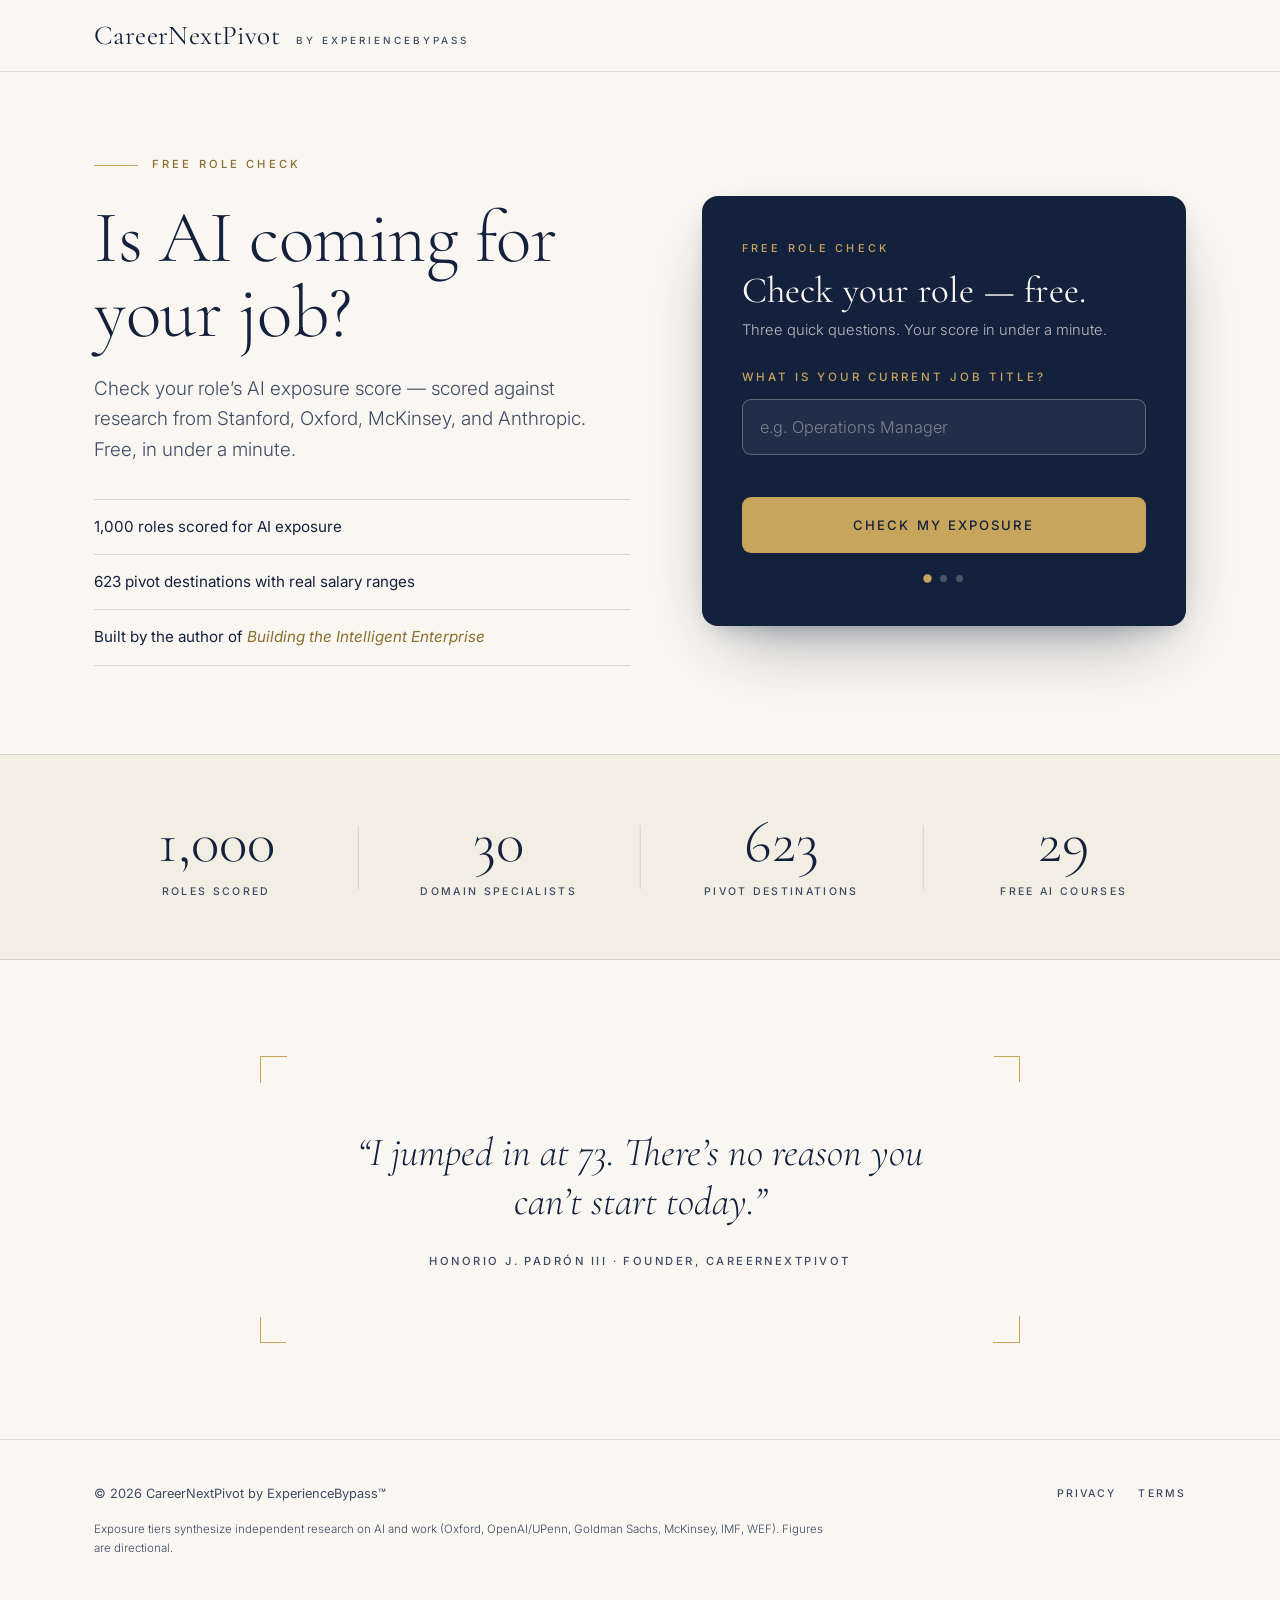
<file: site/lp/index.html>
<!DOCTYPE html>
<html lang="en">
<head>
  <meta charset="UTF-8" />
  <meta name="viewport" content="width=device-width, initial-scale=1.0" />
  <title>Is AI coming for your job? — Free Role Exposure Check | CareerNextPivot</title>
  <meta name="description" content="Check your role's AI exposure score, scored against research from Stanford, Oxford, McKinsey, and Anthropic. Free, in under a minute." />
  <link rel="preconnect" href="https://fonts.googleapis.com">
  <link rel="preconnect" href="https://fonts.gstatic.com" crossorigin>
  <link href="https://fonts.googleapis.com/css2?family=Cormorant+Garamond:ital,wght@0,300;0,400;0,600;1,300;1,400;1,600&family=Inter:wght@300;400;500&display=swap" rel="stylesheet">

  <!-- ============================================================
       META PIXEL PLACEHOLDER
       Uncomment and replace <DATASET_ID> with the ID from
       Meta Events Manager -> Data Sources once partner access
       is granted. The Lead event stays commented in the success
       handler (finishForm) until go-live.
       ------------------------------------------------------------
  <script>
    !function(f,b,e,v,n,t,s)
    {if(f.fbq)return;n=f.fbq=function(){n.callMethod?
    n.callMethod.apply(n,arguments):n.queue.push(arguments)};
    if(!f._fbq)f._fbq=n;n.push=n;n.loaded=!0;n.version='2.0';
    n.queue=[];t=b.createElement(e);t.async=!0;
    t.src=v;s=b.getElementsByTagName(e)[0];
    s.parentNode.insertBefore(t,s)}(window, document,'script',
    'https://connect.facebook.net/en_US/fbevents.js');
    fbq('init','<DATASET_ID>');
    fbq('track','PageView');
  </script>
  <noscript><img height="1" width="1" style="display:none"
    src="https://www.facebook.com/tr?id=<DATASET_ID>&ev=PageView&noscript=1"
  /></noscript>
       ============================================================ -->

  <style>
    :root{
      --paper:#faf7f2; --paper-2:#f3eee4; --ink:#14213d; --ink-soft:#3d4a63;
      --gold-ink:#8a6d2f; /* gold for TEXT on cream — kickers/labels */
      --gold:#c8a55c;     /* gold for hairlines/decoration, and TEXT on navy */
      --hairline:rgba(20,33,61,.14);
      --hairline-cream:rgba(250,247,242,.22);
    }
    *{box-sizing:border-box}
    html,body{margin:0;padding:0}
    html{-webkit-text-size-adjust:100%}
    body{
      font-family:'Inter',system-ui,sans-serif;
      color:var(--ink);
      background:var(--paper);
      line-height:1.6;
      overflow-x:hidden;
      font-weight:400;
    }
    h1,h2,h3{font-family:'Cormorant Garamond',Georgia,serif;font-weight:400;margin:0;letter-spacing:.2px}
    p{margin:0}
    em{font-style:italic}

    /* ---------- accessibility helpers ---------- */
    .visually-hidden{
      position:absolute!important;width:1px;height:1px;padding:0;margin:-1px;
      overflow:hidden;clip:rect(0 0 0 0);white-space:nowrap;border:0;
    }
    .skip-link{
      position:absolute;left:12px;top:-48px;z-index:100;
      background:var(--ink);color:var(--paper);
      padding:12px 18px;border-radius:6px;
      font-family:'Inter',sans-serif;font-size:.82rem;
      text-decoration:none;transition:top .16s ease;
    }
    .skip-link:focus{top:12px}

    a:focus-visible,button:focus-visible,input:focus-visible{
      outline:2px solid var(--ink);
      outline-offset:3px;
    }
    /* cream outline for interactive elements on the navy card */
    .card a:focus-visible,.card button:focus-visible,.card input:focus-visible{
      outline:2px solid var(--paper);
      outline-offset:3px;
    }

    .wrap{max-width:1140px;margin:0 auto;padding:0 24px}

    /* kicker label style */
    .label{
      font-family:'Inter',sans-serif;font-weight:500;
      font-size:.7rem;letter-spacing:.28em;text-transform:uppercase;
      color:var(--gold-ink);
    }

    /* ---------- header ---------- */
    .site-header{border-bottom:1px solid var(--hairline);background:var(--paper)}
    .site-header .wrap{
      display:flex;align-items:baseline;gap:16px;
      padding-top:22px;padding-bottom:22px;flex-wrap:wrap;
    }
    .wordmark{
      font-family:'Cormorant Garamond',Georgia,serif;
      font-weight:400;font-size:clamp(1.35rem,2.4vw,1.7rem);
      color:var(--ink);letter-spacing:.4px;line-height:1;
    }
    .byline{
      font-family:'Inter',sans-serif;font-weight:500;
      font-size:.62rem;letter-spacing:.3em;text-transform:uppercase;
      color:var(--ink-soft);
    }

    /* ---------- hero ---------- */
    .hero{padding:clamp(40px,7vw,84px) 0 clamp(48px,7vw,88px)}
    .hero-grid{
      display:grid;grid-template-columns:1.05fr .95fr;gap:clamp(36px,6vw,72px);
      align-items:center;
    }

    .kicker{display:flex;align-items:center;gap:14px;margin-bottom:26px}
    .kicker .rule{width:44px;height:1px;background:var(--gold);flex:none}

    h1{
      font-size:clamp(2.5rem,6.4vw,4.6rem);
      line-height:1.02;font-weight:300;letter-spacing:-.5px;
      color:var(--ink);margin:0 0 24px;
    }
    .hero-sub{
      font-size:clamp(1.02rem,1.5vw,1.18rem);
      color:var(--ink-soft);font-weight:300;
      max-width:34em;margin:0 0 34px;
    }

    .proof-lines{border-top:1px solid var(--hairline);max-width:38em}
    .proof-lines li{
      list-style:none;
      padding:15px 0;border-bottom:1px solid var(--hairline);
      font-size:.95rem;color:var(--ink);font-weight:400;
    }
    .proof-lines{margin:0;padding-left:0}
    .proof-lines em{color:var(--gold-ink)}

    /* ---------- form card ---------- */
    .card{
      background:var(--ink);color:var(--paper);
      border-radius:16px;
      padding:clamp(30px,4vw,44px) clamp(26px,3.4vw,40px);
      box-shadow:0 30px 70px -30px rgba(20,33,61,.55),0 8px 24px -12px rgba(20,33,61,.35);
    }
    .card-kicker{
      font-family:'Inter',sans-serif;font-weight:500;
      font-size:.68rem;letter-spacing:.3em;text-transform:uppercase;
      color:var(--gold);margin-bottom:14px;
    }
    .card h2{
      font-family:'Cormorant Garamond',Georgia,serif;
      color:var(--paper);font-weight:400;
      font-size:clamp(1.7rem,3vw,2.3rem);line-height:1.08;
      margin:0 0 8px;
    }
    .card .card-lede{
      color:rgba(250,247,242,.72);font-size:.92rem;font-weight:300;
      margin-bottom:26px;
    }

    /* ---------- multi-step form ---------- */
    .lead-form{position:relative}
    .step{display:none}
    .step.active{display:block;animation:stepIn .3s ease}
    @keyframes stepIn{from{opacity:0;transform:translateY(9px)}to{opacity:1;transform:none}}

    .field-label{
      display:block;
      font-family:'Inter',sans-serif;font-weight:500;
      font-size:.72rem;letter-spacing:.26em;text-transform:uppercase;
      color:var(--gold);margin-bottom:12px;
    }
    .lead-form input[type="text"],
    .lead-form input[type="email"]{
      width:100%;min-height:56px;
      border:1px solid rgba(250,247,242,.28);
      border-radius:9px;
      padding:15px 17px;
      background:rgba(250,247,242,.06);
      color:var(--paper);
      font-family:'Inter',sans-serif;font-weight:400;font-size:1.02rem;
      transition:border-color .16s ease,box-shadow .16s ease;
    }
    .lead-form input::placeholder{color:rgba(250,247,242,.42);font-weight:300}
    .lead-form input:hover{border-color:rgba(250,247,242,.5)}
    .lead-form input.invalid,
    .lead-form input[aria-invalid="true"]{
      border-color:#e8927c;
      box-shadow:0 0 0 3px rgba(232,146,124,.28);
    }

    .err-line{
      min-height:1.2em;margin-top:9px;
      font-family:'Inter',sans-serif;font-size:.8rem;font-weight:400;
      color:#f0b3a1;
    }

    .step-btn{
      width:100%;margin-top:18px;min-height:56px;
      border:0;border-radius:9px;
      padding:16px 18px;
      background:var(--gold);color:var(--ink);
      font-family:'Inter',sans-serif;font-weight:500;
      font-size:.82rem;letter-spacing:.16em;text-transform:uppercase;
      cursor:pointer;
      transition:transform .1s ease,background .16s ease;
    }
    .step-btn:hover{background:#d4b46e;transform:translateY(-1px)}
    .step-btn:active{transform:translateY(0)}

    .trust{
      margin-top:16px;text-align:center;
      font-size:.76rem;color:rgba(250,247,242,.6);font-weight:300;
    }

    /* progress dots */
    .dots{display:flex;gap:9px;justify-content:center;margin-top:22px}
    .dots i{
      width:7px;height:7px;border-radius:50%;
      background:rgba(250,247,242,.24);transition:background .2s ease,transform .2s ease;
    }
    .dots i.on{background:var(--gold);transform:scale(1.2)}

    .shake{animation:shake .3s ease}
    @keyframes shake{0%,100%{transform:translateX(0)}25%{transform:translateX(-7px)}75%{transform:translateX(7px)}}

    /* honeypot — visually hidden but present for bots */
    .hp{
      position:absolute!important;left:-9999px;top:auto;
      width:1px;height:1px;overflow:hidden;opacity:0;
    }

    /* thank-you state */
    .thanks{display:none}
    .thanks.active{display:block;animation:stepIn .34s ease}
    .thanks h2{margin-bottom:14px}
    .thanks p{color:rgba(250,247,242,.78);font-size:.98rem;font-weight:300;margin-bottom:26px}
    .thanks-btn{
      display:inline-block;width:100%;text-align:center;
      min-height:56px;line-height:24px;
      padding:16px 18px;border-radius:9px;
      background:var(--gold);color:var(--ink);text-decoration:none;
      font-family:'Inter',sans-serif;font-weight:500;
      font-size:.82rem;letter-spacing:.16em;text-transform:uppercase;
      transition:transform .1s ease,background .16s ease;
    }
    .thanks-btn:hover{background:#d4b46e;transform:translateY(-1px)}

    /* ---------- proof strip ---------- */
    .proof-strip{
      border-top:1px solid var(--hairline);border-bottom:1px solid var(--hairline);
      background:var(--paper-2);
      padding:clamp(38px,5vw,58px) 0;
    }
    .stats{
      display:grid;grid-template-columns:repeat(4,1fr);
      gap:clamp(20px,3vw,40px);text-align:center;
    }
    .stat{position:relative}
    .stat + .stat::before{
      content:"";position:absolute;left:0;top:14%;bottom:14%;
      width:1px;background:var(--hairline);
      transform:translateX(calc(-1 * clamp(10px,1.5vw,20px)));
    }
    .stat .num{
      font-family:'Cormorant Garamond',Georgia,serif;
      font-weight:300;font-size:clamp(2.6rem,5vw,3.7rem);
      line-height:1;color:var(--ink);
    }
    .stat .cap{
      display:block;margin-top:12px;
      font-family:'Inter',sans-serif;font-weight:500;
      font-size:.66rem;letter-spacing:.22em;text-transform:uppercase;
      color:var(--ink-soft);
    }

    /* ---------- founder quote ---------- */
    .quote-section{padding:clamp(52px,8vw,96px) 0}
    .quote-frame{
      position:relative;max-width:760px;margin:0 auto;
      padding:clamp(40px,6vw,72px) clamp(28px,5vw,64px);
      text-align:center;
    }
    /* four corner brackets from hairlines */
    .quote-frame::before,.quote-frame::after{
      content:"";position:absolute;width:26px;height:26px;pointer-events:none;
    }
    .quote-frame::before{
      top:0;left:0;
      border-top:1px solid var(--gold);border-left:1px solid var(--gold);
    }
    .quote-frame::after{
      bottom:0;right:0;
      border-bottom:1px solid var(--gold);border-right:1px solid var(--gold);
    }
    .corner-tr,.corner-bl{position:absolute;width:26px;height:26px;pointer-events:none}
    .corner-tr{top:0;right:0;border-top:1px solid var(--gold);border-right:1px solid var(--gold)}
    .corner-bl{bottom:0;left:0;border-bottom:1px solid var(--gold);border-left:1px solid var(--gold)}

    .quote-frame blockquote{
      margin:0;
      font-family:'Cormorant Garamond',Georgia,serif;
      font-weight:300;font-style:italic;
      font-size:clamp(1.6rem,3.6vw,2.5rem);line-height:1.24;
      color:var(--ink);
    }
    .quote-frame cite{
      display:block;margin-top:26px;font-style:normal;
      font-family:'Inter',sans-serif;font-weight:500;
      font-size:.7rem;letter-spacing:.22em;text-transform:uppercase;
      color:var(--ink-soft);
    }

    /* ---------- footer ---------- */
    .site-footer{
      border-top:1px solid var(--hairline);
      padding:clamp(30px,4vw,44px) 0;
      background:var(--paper);
    }
    .foot-top{
      display:flex;justify-content:space-between;align-items:center;
      gap:18px;flex-wrap:wrap;margin-bottom:16px;
    }
    .foot-copy{font-size:.8rem;color:var(--ink-soft)}
    .foot-links{display:flex;gap:22px}
    .foot-links a{
      font-family:'Inter',sans-serif;font-weight:500;
      font-size:.66rem;letter-spacing:.2em;text-transform:uppercase;
      color:var(--ink-soft);text-decoration:none;
    }
    .foot-links a:hover{color:var(--ink)}
    .methodology{
      font-size:.72rem;color:var(--ink-soft);line-height:1.6;
      max-width:64em;font-weight:300;
    }

    /* ---------- responsive ---------- */
    @media (max-width:960px){
      .hero-grid{grid-template-columns:1fr;gap:40px}
      /* form card FIRST on mobile */
      .hero-copy{order:2}
      .hero-form{order:1}
      .stats{grid-template-columns:1fr 1fr;gap:34px 24px}
      .stat:nth-child(3)::before,.stat:nth-child(1)::before{display:none}
    }
    @media (max-width:560px){
      .wrap{padding:0 18px}
      .stats{grid-template-columns:1fr 1fr}
      .stat::before{display:none!important}
      .foot-top{flex-direction:column;align-items:flex-start}
    }
    @media (max-width:380px){
      .site-header .wrap{gap:6px 12px}
    }

    /* ---------- reduced motion ---------- */
    @media (prefers-reduced-motion: reduce){
      *,*::before,*::after{
        animation-duration:.001ms!important;
        animation-iteration-count:1!important;
        transition-duration:.001ms!important;
        scroll-behavior:auto!important;
      }
      .step.active,.thanks.active{animation:none}
      .shake{animation:none}
    }
  </style>
</head>
<body>
  <a class="skip-link" href="#main">Skip to main content</a>

  <!-- ============ HEADER ============ -->
  <header class="site-header">
    <div class="wrap">
      <span class="wordmark">CareerNextPivot</span>
      <span class="byline">By ExperienceBypass</span>
    </div>
  </header>

  <!-- ============ MAIN ============ -->
  <main id="main">

    <!-- ---- HERO ---- -->
    <section class="hero">
      <div class="wrap">
        <div class="hero-grid">

          <!-- LEFT: copy -->
          <div class="hero-copy">
            <div class="kicker">
              <span class="rule" aria-hidden="true"></span>
              <span class="label">Free Role Check</span>
            </div>

            <h1>Is AI coming for your job?</h1>

            <p class="hero-sub">
              Check your role&rsquo;s AI exposure score &mdash; scored against research from
              Stanford, Oxford, McKinsey, and Anthropic. Free, in under a minute.
            </p>

            <ul class="proof-lines">
              <li>1,000 roles scored for AI exposure</li>
              <li>623 pivot destinations with real salary ranges</li>
              <li>Built by the author of <em>Building the Intelligent Enterprise</em></li>
            </ul>
          </div>

          <!-- RIGHT: form card -->
          <div class="hero-form">
            <div class="card">
              <p class="card-kicker">Free Role Check</p>
              <h2>Check your role &mdash; free.</h2>
              <p class="card-lede">Three quick questions. Your score in under a minute.</p>

              <!-- progress dots (decorative) + live status -->
              <p class="visually-hidden" id="stepStatus" aria-live="polite">Step 1 of 3</p>

              <form class="lead-form" id="leadForm" novalidate>

                <!-- honeypot -->
                <div class="hp" aria-hidden="true">
                  <label for="company">Company (leave blank)</label>
                  <input type="text" id="company" name="company" tabindex="-1" autocomplete="off" />
                </div>

                <!-- STEP 1: job title -->
                <div class="step active" data-step="1">
                  <label class="field-label" for="jobTitle">What is your current job title?</label>
                  <input type="text" id="jobTitle" name="jobTitle"
                         placeholder="e.g. Operations Manager"
                         autocomplete="organization-title"
                         aria-describedby="err-jobTitle" />
                  <p class="err-line" id="err-jobTitle" aria-live="polite"></p>
                  <button type="submit" class="step-btn">Check my exposure</button>
                </div>

                <!-- STEP 2: first name -->
                <div class="step" data-step="2">
                  <label class="field-label" for="firstName">And your first name?</label>
                  <input type="text" id="firstName" name="firstName"
                         placeholder="First name"
                         autocomplete="given-name"
                         aria-describedby="err-firstName" />
                  <p class="err-line" id="err-firstName" aria-live="polite"></p>
                  <button type="submit" class="step-btn">Continue</button>
                </div>

                <!-- STEP 3: email (final) -->
                <div class="step" data-step="3">
                  <label class="field-label" for="email">Where should we send your results?</label>
                  <input type="email" id="email" name="email"
                         placeholder="you@example.com"
                         inputmode="email" autocomplete="email"
                         aria-describedby="err-email" />
                  <p class="err-line" id="err-email" aria-live="polite"></p>
                  <button type="submit" class="step-btn">Show my score</button>
                  <p class="trust">Free &middot; No credit card &middot; Your info is never shared.</p>
                </div>
              </form>

              <div class="dots" id="dots" aria-hidden="true"><i class="on"></i><i></i><i></i></div>

              <!-- THANK-YOU STATE -->
              <div class="thanks" id="thanks">
                <h2>Your role check is ready.</h2>
                <p>Open the Role Explorer and search your title to see your exposure score, trajectory, and pivot options.</p>
                <a class="thanks-btn" href="https://careernextpivot.com" target="_blank" rel="noopener">Open the Role Explorer</a>
              </div>

            </div>
          </div>

        </div>
      </div>
    </section>

    <!-- ---- PROOF STRIP ---- -->
    <section class="proof-strip" aria-label="By the numbers">
      <div class="wrap">
        <div class="stats">
          <div class="stat"><span class="num">1,000</span><span class="cap">Roles scored</span></div>
          <div class="stat"><span class="num">30</span><span class="cap">Domain specialists</span></div>
          <div class="stat"><span class="num">623</span><span class="cap">Pivot destinations</span></div>
          <div class="stat"><span class="num">29</span><span class="cap">Free AI courses</span></div>
        </div>
      </div>
    </section>

    <!-- ---- FOUNDER QUOTE ---- -->
    <section class="quote-section">
      <div class="wrap">
        <figure class="quote-frame">
          <span class="corner-tr" aria-hidden="true"></span>
          <span class="corner-bl" aria-hidden="true"></span>
          <blockquote>&ldquo;I jumped in at 73. There&rsquo;s no reason you can&rsquo;t start today.&rdquo;</blockquote>
          <cite>Honorio J. Padr&oacute;n III &middot; Founder, CareerNextPivot</cite>
        </figure>
      </div>
    </section>

  </main>

  <!-- ============ FOOTER ============ -->
  <footer class="site-footer">
    <div class="wrap">
      <div class="foot-top">
        <span class="foot-copy">&copy; 2026 CareerNextPivot by ExperienceBypass&trade;</span>
        <nav class="foot-links" aria-label="Legal">
          <a href="#">Privacy</a>
          <a href="#">Terms</a>
        </nav>
      </div>
      <p class="methodology">
        Exposure tiers synthesize independent research on AI and work (Oxford, OpenAI/UPenn,
        Goldman Sachs, McKinsey, IMF, WEF). Figures are directional.
      </p>
    </div>
  </footer>

  <script>
    // ---- 3-step progressive lead capture ----
    (function(){
      var form   = document.getElementById('leadForm');
      var steps  = Array.prototype.slice.call(form.querySelectorAll('.step'));
      var dots   = Array.prototype.slice.call(document.getElementById('dots').children);
      var status = document.getElementById('stepStatus');
      var cur = 0;

      var CFG = [
        { input:'jobTitle',  err:'err-jobTitle',  msg:'Please enter your job title.' },
        { input:'firstName', err:'err-firstName', msg:'Please enter your first name.' },
        { input:'email',     err:'err-email',     msg:'Please enter a valid email address.' }
      ];

      function setError(input, errEl, bad, msg){
        if(bad){
          input.setAttribute('aria-invalid','true');
          input.classList.add('invalid');
          errEl.textContent = msg;
          var st = steps[cur];
          st.classList.remove('shake'); void st.offsetWidth; st.classList.add('shake');
          input.addEventListener('input', function h(){
            input.removeAttribute('aria-invalid');
            input.classList.remove('invalid');
            errEl.textContent = '';
            input.removeEventListener('input', h);
          });
        } else {
          input.removeAttribute('aria-invalid');
          input.classList.remove('invalid');
          errEl.textContent = '';
        }
        return !bad;
      }

      function validate(){
        var c = CFG[cur];
        var input = document.getElementById(c.input);
        var errEl = document.getElementById(c.err);
        var bad;
        if(cur === 2){
          bad = !(input.value.trim() !== '' && input.checkValidity());
        } else {
          bad = input.value.trim() === '';
        }
        return setError(input, errEl, bad, c.msg);
      }

      function show(i){
        steps[cur].classList.remove('active');
        cur = i;
        steps[cur].classList.add('active');
        dots.forEach(function(d, k){ d.classList.toggle('on', k <= cur); });
        status.textContent = 'Step ' + (cur + 1) + ' of 3';
        var first = steps[cur].querySelector('input');
        if(first) setTimeout(function(){ first.focus(); }, 260);
      }

      function submitLead(){
        var payload = {
          email:    document.getElementById('email').value.trim(),
          name:     document.getElementById('firstName').value.trim(),
          jobTitle: document.getElementById('jobTitle').value.trim(),
          source:   'lp',
          company:  document.getElementById('company').value
        };
        // Fire-and-forget: thank-you shows regardless of outcome (never strand an ad click).
        try {
          fetch('/api/subscribe', {
            method: 'POST',
            headers: { 'Content-Type': 'application/json' },
            body: JSON.stringify(payload)
          }).catch(function(err){ console.error('subscribe failed:', err); });
        } catch(err){
          console.error('subscribe threw:', err);
        }
      }

      function finishForm(){
        submitLead();
        form.style.display = 'none';
        document.getElementById('dots').style.display = 'none';
        document.getElementById('thanks').classList.add('active');
        status.textContent = 'Your role check is ready.';
        // if (typeof fbq === 'function') fbq('track','Lead');
        var cta = document.querySelector('.thanks-btn');
        if(cta) setTimeout(function(){ cta.focus(); }, 260);
      }

      form.addEventListener('submit', function(ev){
        ev.preventDefault();
        if(!validate()) return;
        if(cur < steps.length - 1) show(cur + 1);
        else finishForm();
      });
    })();
  </script>
</body>
</html>
</file>
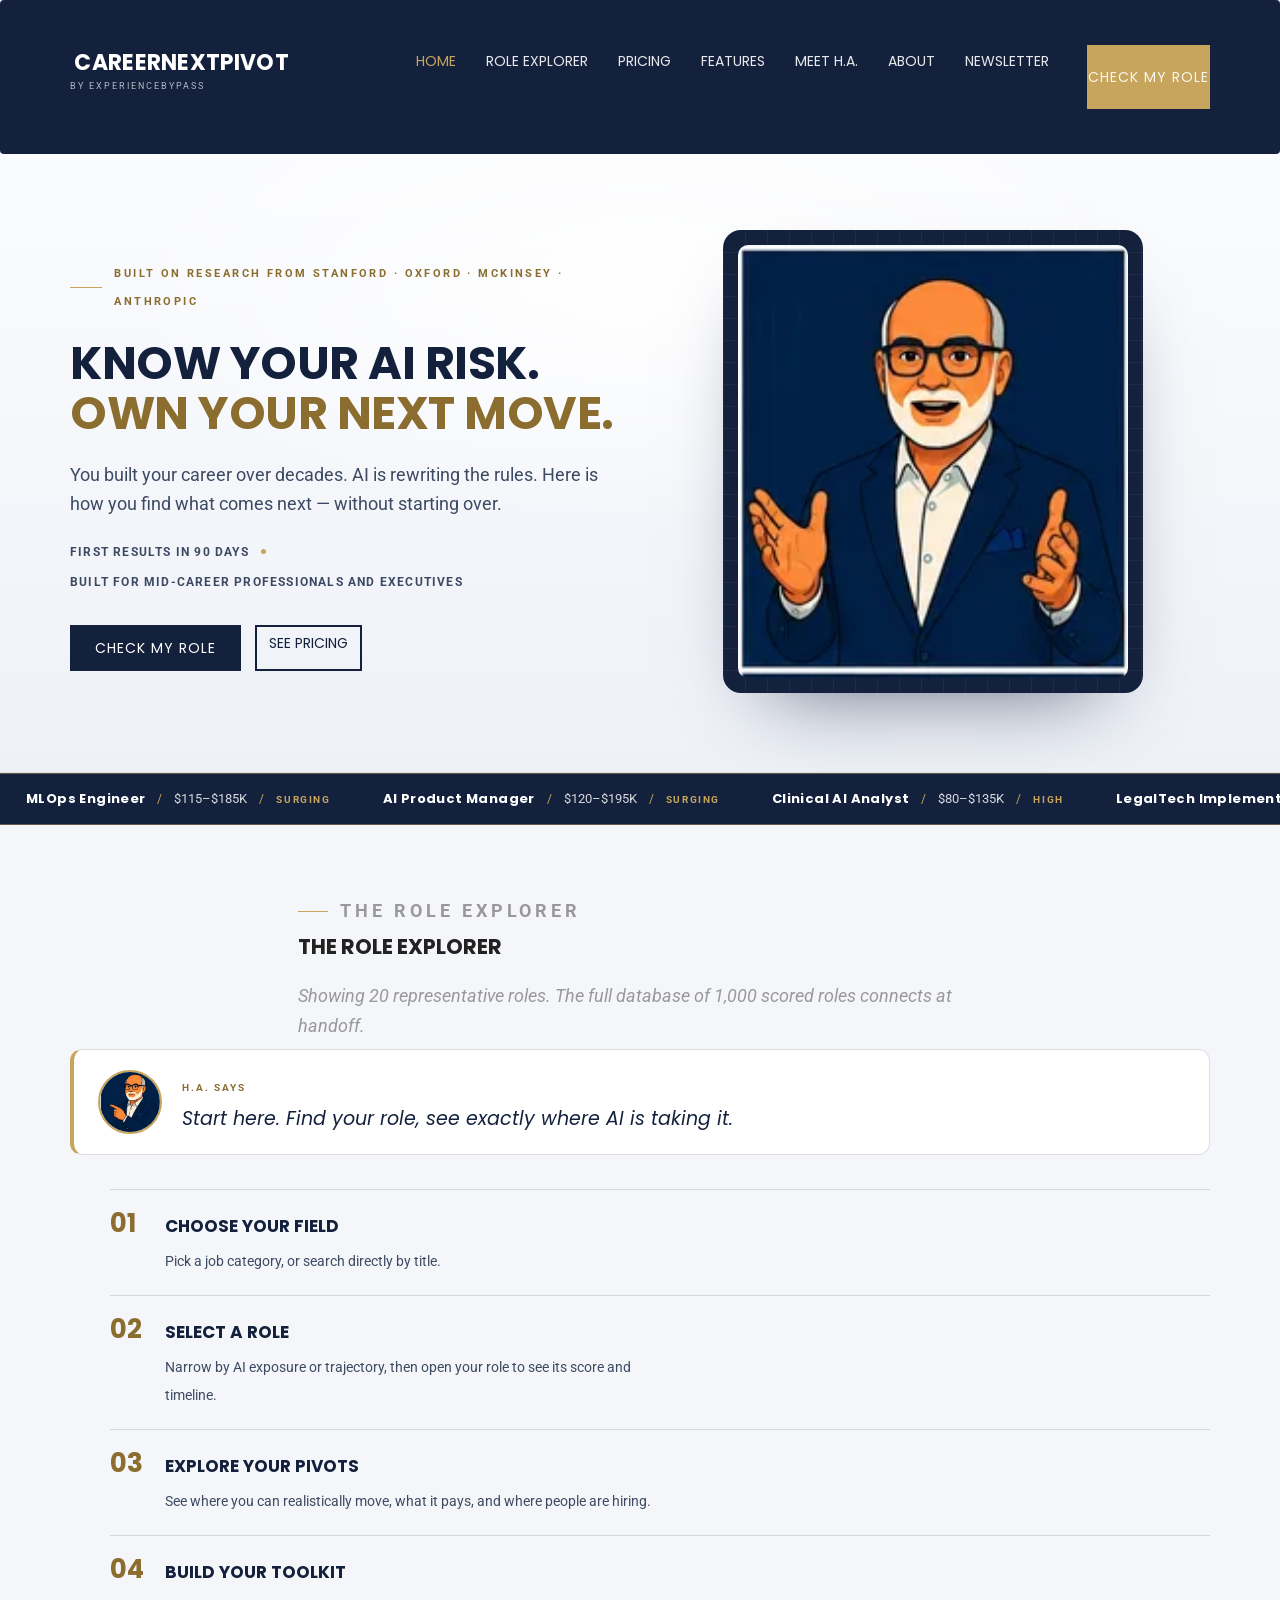
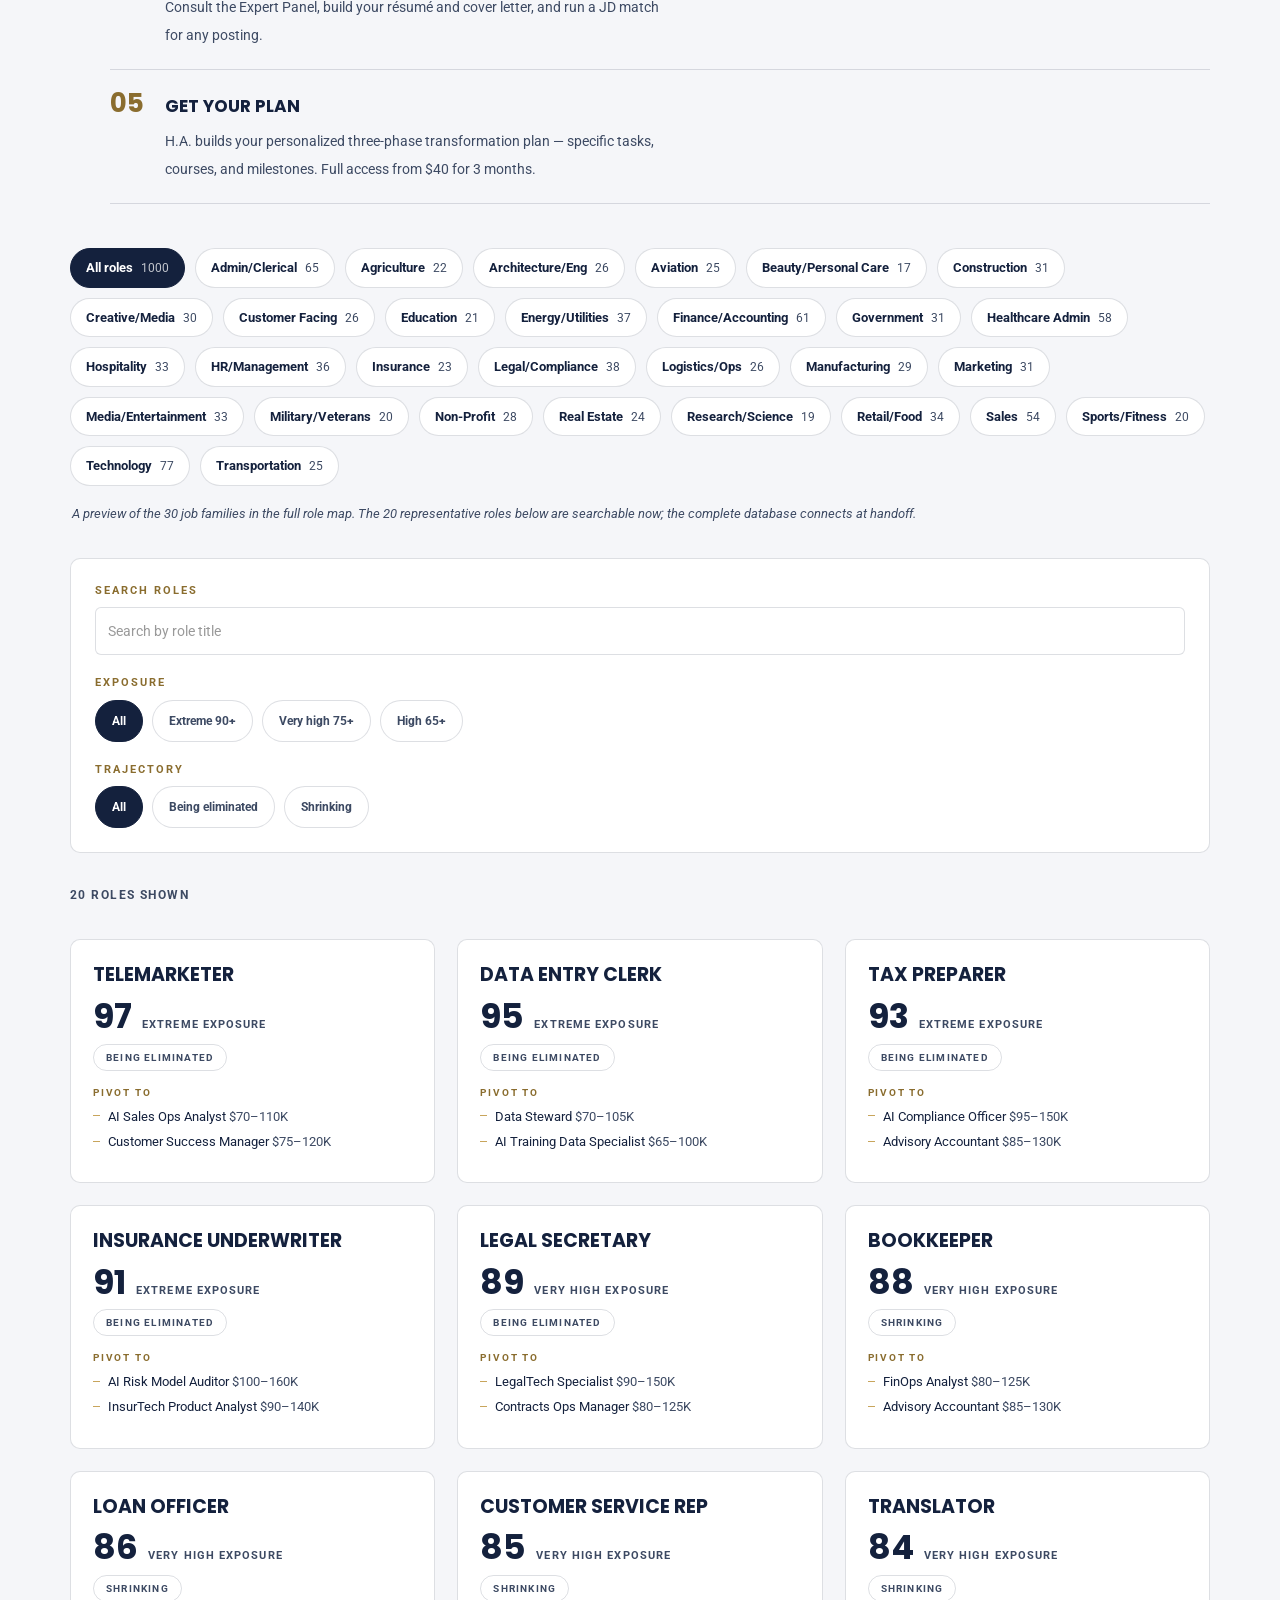
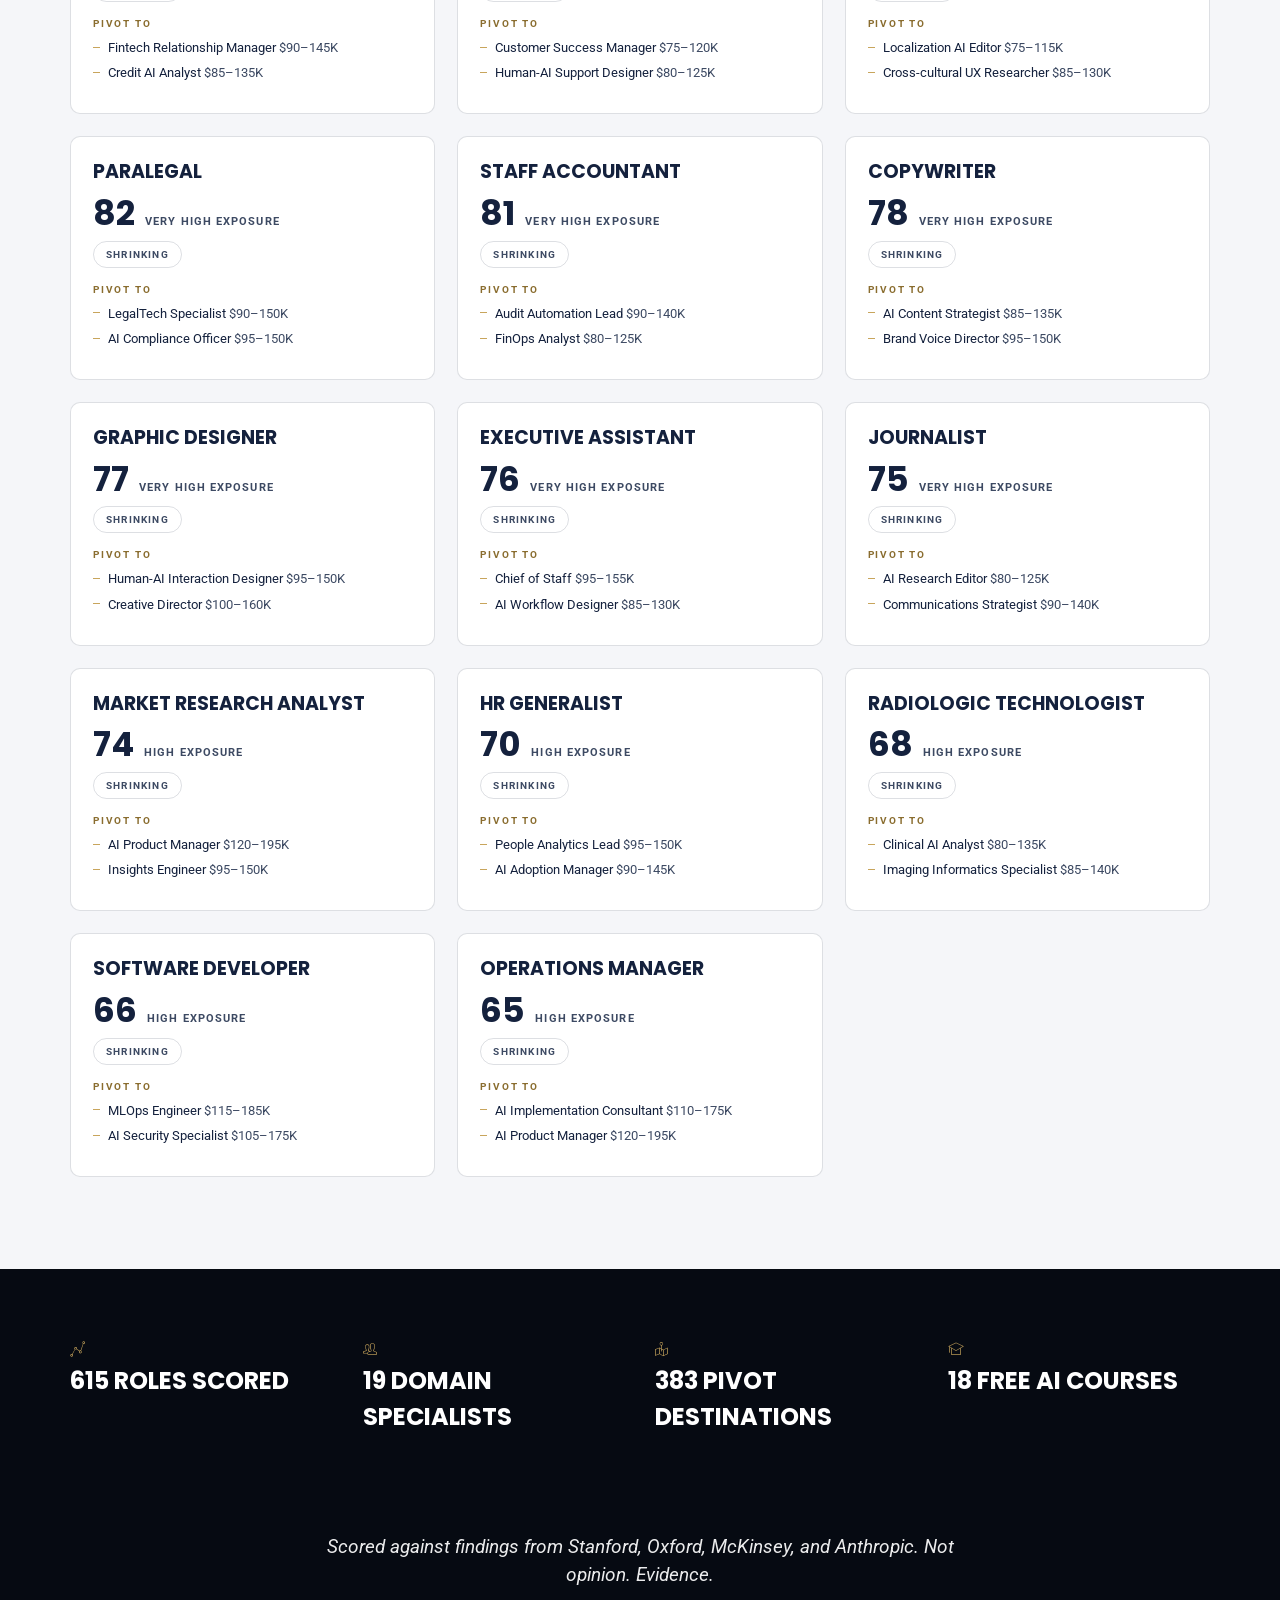
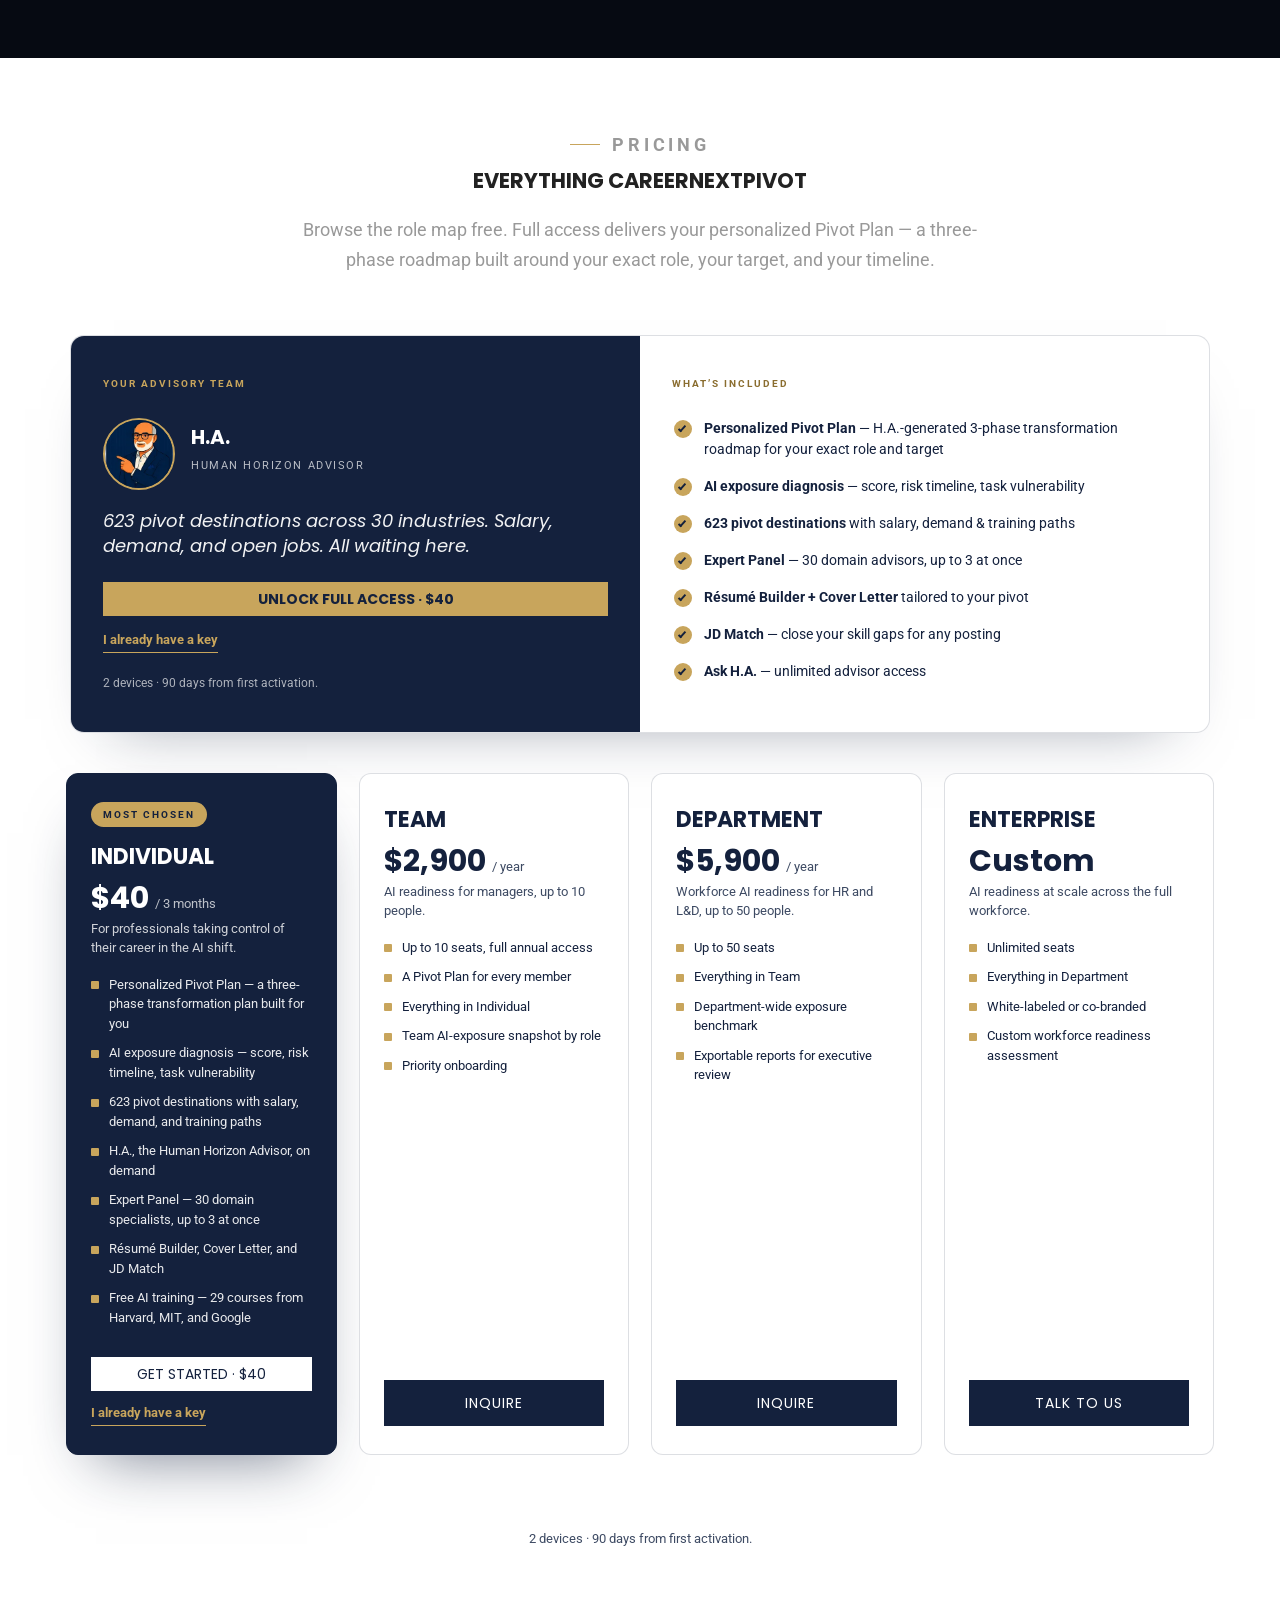
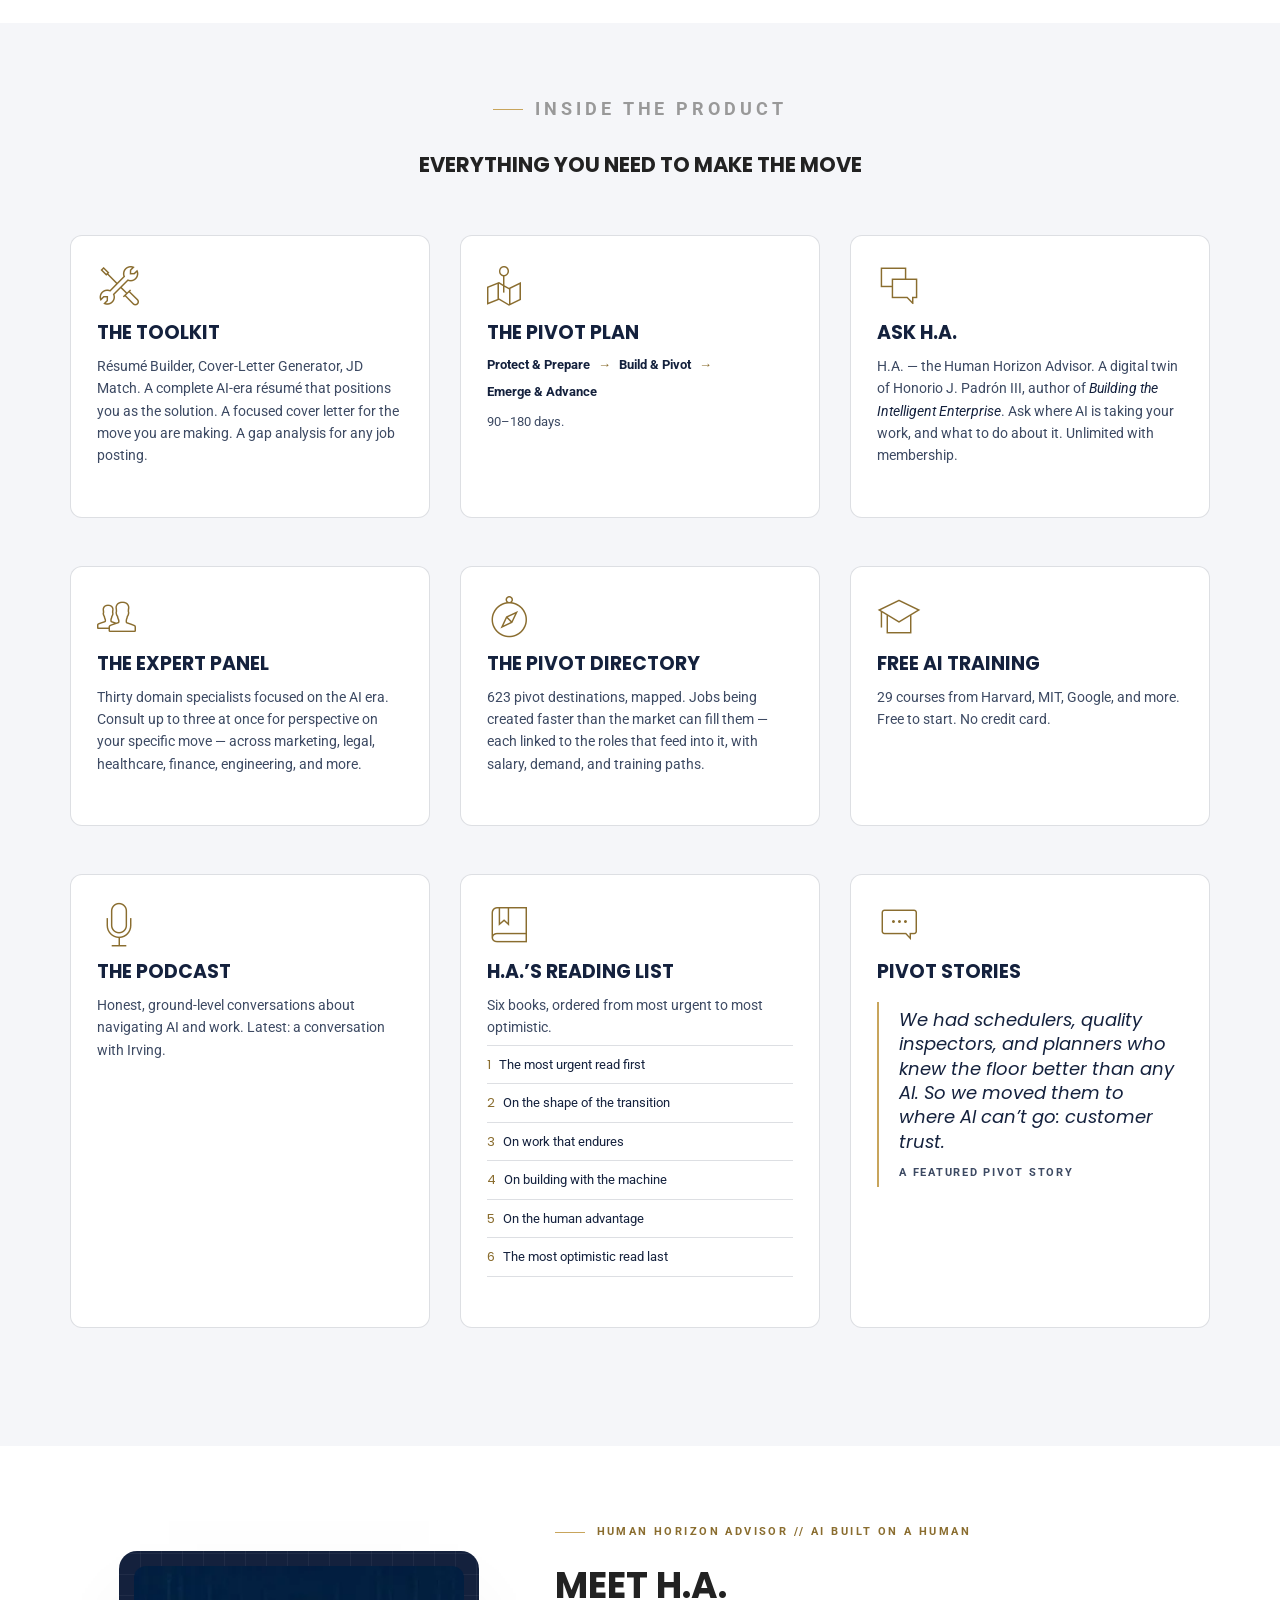
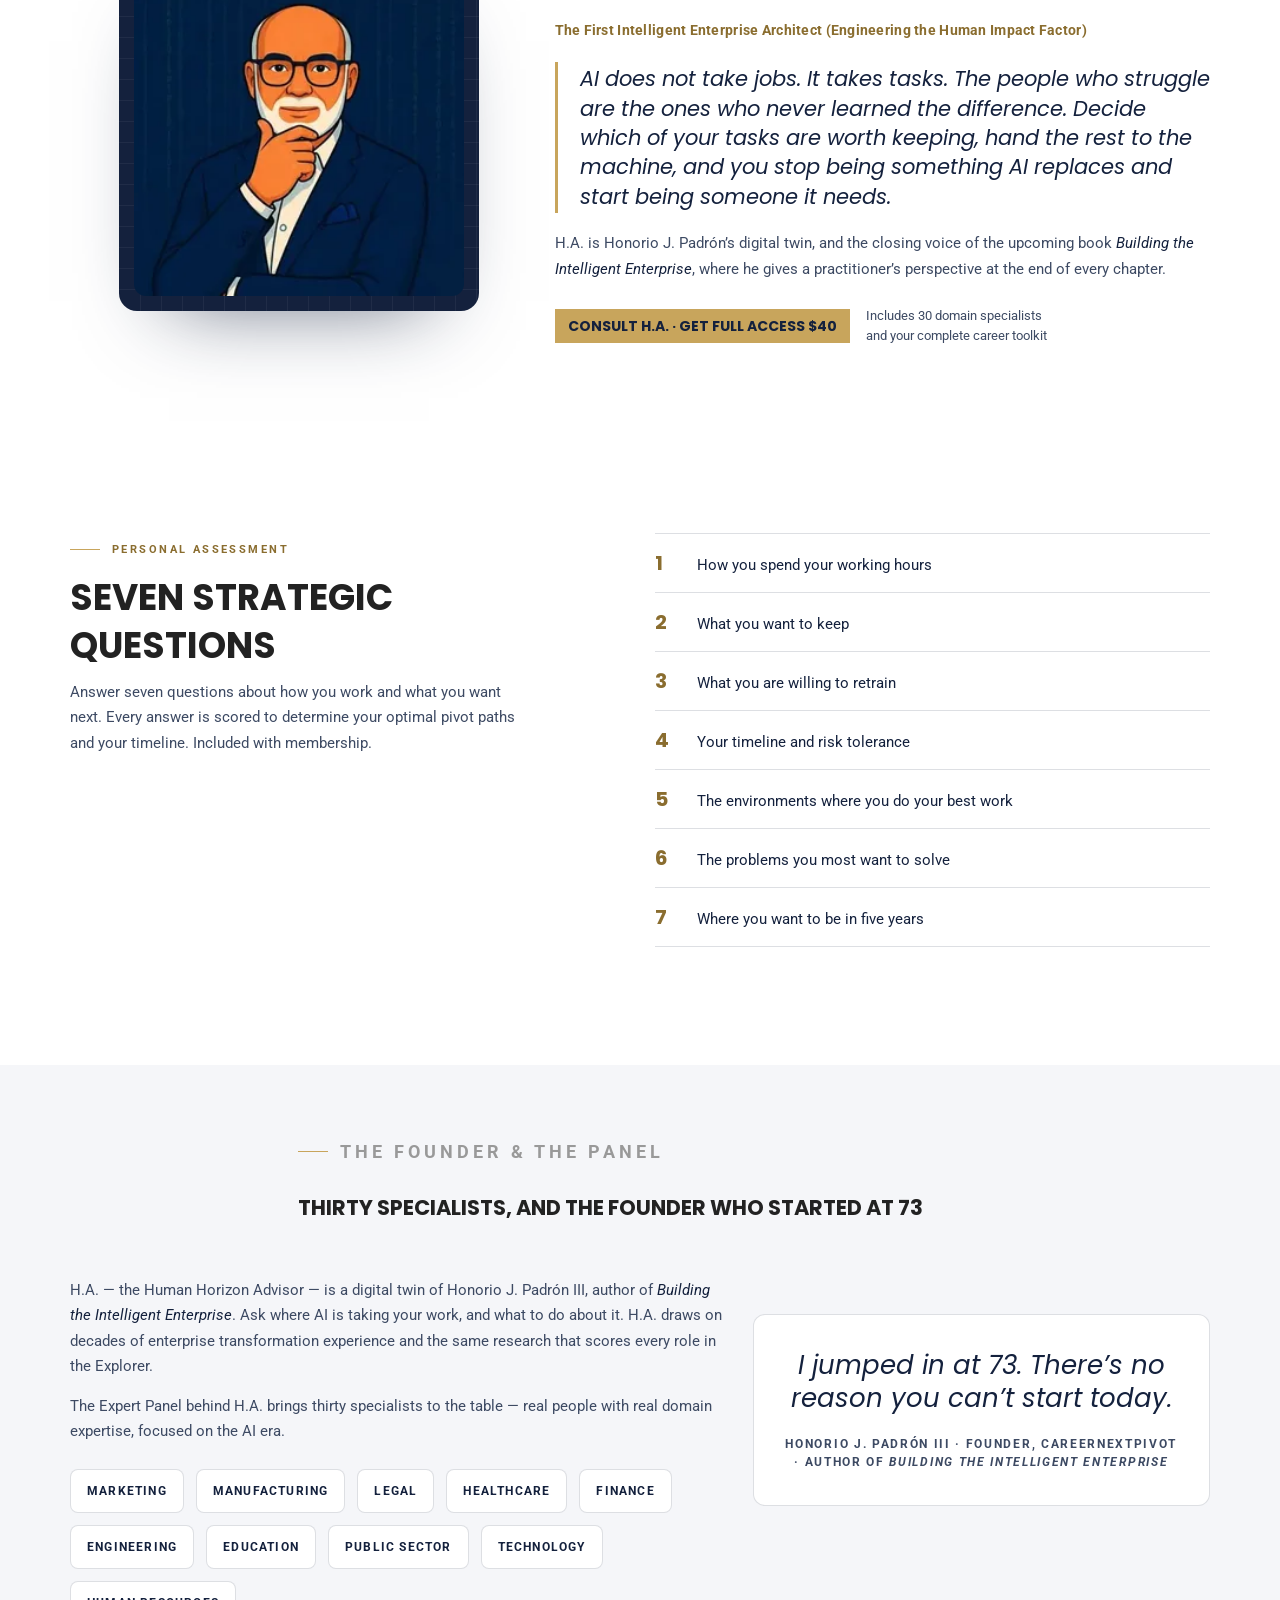
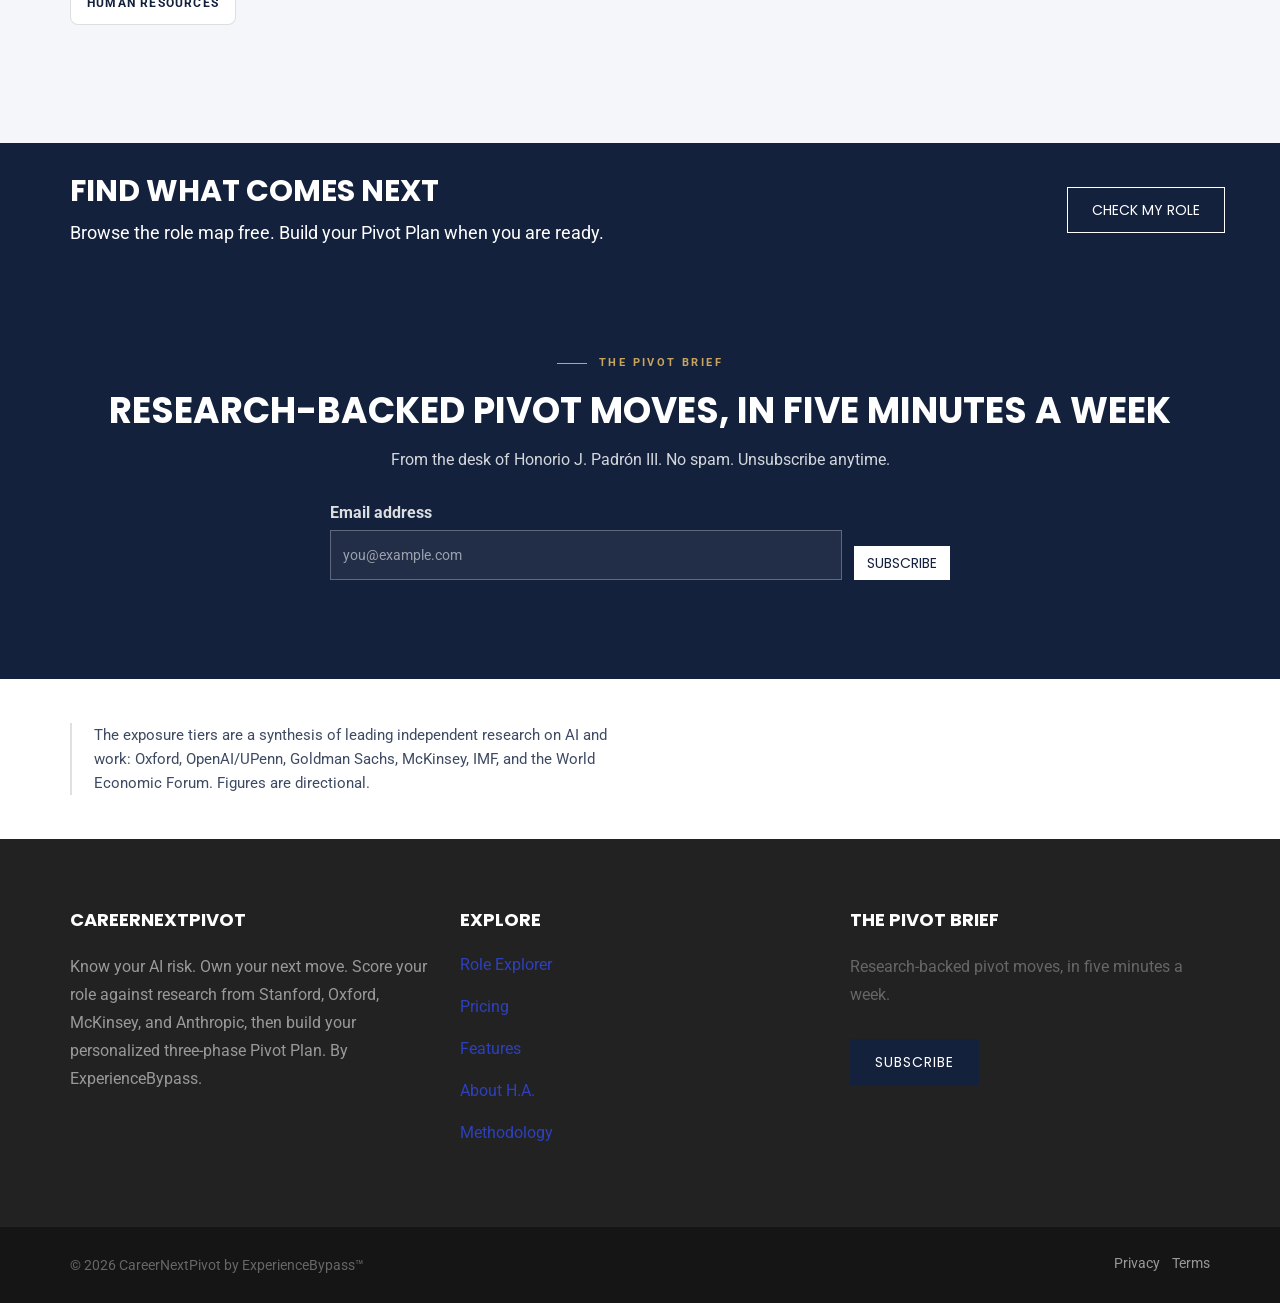
<file: site/v2/index.html>
<!DOCTYPE html>
<html lang="en">
<head>
	<!-- META -->
	<meta charset="utf-8">
	<meta http-equiv="X-UA-Compatible" content="IE=edge">
	<meta name="viewport" content="width=device-width, initial-scale=1">

	<!-- TITLE -->
	<title>CareerNextPivot by ExperienceBypass</title>
	<meta name="description" content="Score your role against research from Stanford, Oxford, McKinsey, and Anthropic. See where you can pivot, what it pays, and build your personalized three-phase Pivot Plan. By ExperienceBypass." />

	<!-- ============================================================
	     META PIXEL PLACEHOLDER
	     Uncomment and replace <DATASET_ID> with the ~16-digit ID from
	     Meta Events Manager -> Data Sources once partner access is
	     granted. The Lead event stays commented in the popup/inline
	     success handlers until go-live.
	     ------------------------------------------------------------
	<script>
	  !function(f,b,e,v,n,t,s)
	  {if(f.fbq)return;n=f.fbq=function(){n.callMethod?
	  n.callMethod.apply(n,arguments):n.queue.push(arguments)};
	  if(!f._fbq)f._fbq=n;n.push=n;n.loaded=!0;n.version='2.0';
	  n.queue=[];t=b.createElement(e);t.async=!0;
	  t.src=v;s=b.getElementsByTagName(e)[0];
	  s.parentNode.insertBefore(t,s)}(window, document,'script',
	  'https://connect.facebook.net/en_US/fbevents.js');
	  fbq('init','<DATASET_ID>');
	  fbq('track','PageView');
	</script>
	<noscript><img height="1" width="1" style="display:none"
	  src="https://www.facebook.com/tr?id=<DATASET_ID>&ev=PageView&noscript=1"
	/></noscript>
	     ============================================================ -->

	<!-- FONTS -->
	<link href="https://fonts.googleapis.com/css?family=Poppins:400,700%7CRoboto:400,400i,700" rel="stylesheet">

	<!-- ICONS -->
	<link rel="stylesheet" type="text/css" href="css/font-awesome.min.css">
	<link rel="stylesheet" type="text/css" href="css/pe-icon-7-stroke.css">

	<!-- STYLES -->
	<link rel="stylesheet" type="text/css" href="css/bootstrap.min.css">
	<link rel="stylesheet" type="text/css" href="css/style.css">
	<link rel="stylesheet" type="text/css" href="css/theme-cnp.css">

	<!-- No-JS: the role explorer is JS-rendered; show a message if JS is off. -->
	<noscript>
		<style>.role-grid .no-results-js{display:block!important;}</style>
	</noscript>
</head>
<body class="home-09">

	<a class="skip-link" href="#main">Skip to content</a>

	<header class="site-header">
		<nav class="navbar corporex-navbar navbar-01 navbar-cnp-dark">
			<div class="container">
				<div class="navbar-header">
					<button type="button" class="navbar-toggle collapsed" data-toggle="collapse" data-target="#navbar-items" aria-controls="navbar-items" aria-expanded="false">
						<span class="sr-only">Toggle navigation</span>
						<i class="fa fa-bars" aria-hidden="true"></i>
					</button>

					<a class="navbar-brand cnp-wordmark" href="#main" aria-label="CareerNextPivot home">
						<span class="mark">CareerNextPivot</span>
						<span class="byline">by ExperienceBypass</span>
					</a>
				</div> <!-- .navbar-header -->

				<div class="collapse navbar-collapse navbar-items" id="navbar-items">
					<ul class="nav navbar-nav navbar-right">
						<li class="active"><a href="#main">Home</a></li>
						<li><a href="#explorer">Role Explorer</a></li>
						<li><a href="#pricing">Pricing</a></li>
						<li><a href="#features">Features</a></li>
						<li><a href="#meet-ha">Meet H.A.</a></li>
						<li><a href="#about">About</a></li>
						<li><a href="#newsletter">Newsletter</a></li>
						<li><a class="btn btn-main nav-cta" href="#explorer">Check my role</a></li>
					</ul> <!-- .nav navbar-nav -->
				</div> <!-- .collapse navbar-collapse -->
			</div> <!-- .container -->
		</nav> <!-- .navbar -->
	</header> <!-- .site-header -->

	<main id="main">

		<!-- ============ HERO (two-column: copy + H.A. image) ============ -->
		<section class="cnp-hero cnp-hero--split" aria-labelledby="hero-h1">
			<div class="container">
				<div class="row">
					<div class="col-md-6 hero-copy">
						<p class="cnp-eyebrow"><span class="rule" aria-hidden="true"></span>Built on research from Stanford &middot; Oxford &middot; McKinsey &middot; Anthropic</p>
						<h1 id="hero-h1">Know your AI risk. <span class="accent">Own your next move.</span></h1>
						<p class="hero-sub">You built your career over decades. AI is rewriting the rules. Here is how you find what comes next &mdash; without starting over.</p>
						<div class="hero-meta" aria-label="Highlights">
							<span class="meta-item">First results in 90 days</span>
							<span class="dot" aria-hidden="true"></span>
							<span class="meta-item">Built for mid-career professionals and executives</span>
						</div>
						<div class="hero-cta">
							<a class="btn btn-main" href="#explorer">Check my role</a>
							<a class="btn btn-outline-cnp" href="#pricing">See pricing</a>
						</div>
					</div> <!-- .hero-copy -->
					<div class="col-md-6 hero-visual">
						<figure class="ha-frame ha-frame--hero">
							<img src="img/ha-hands.webp" width="512" height="512"
							     alt="H.A., the Human Horizon Advisor &mdash; CareerNextPivot's AI advisor" loading="eager" decoding="async" />
						</figure>
					</div> <!-- .hero-visual -->
				</div> <!-- .row -->
			</div> <!-- .container -->
		</section> <!-- .cnp-hero -->

		<!-- ============ MOVING TICKER (roles / salary / demand) ============ -->
		<div class="cnp-ticker" aria-hidden="true">
			<div class="cnp-ticker__track">
				<ul class="cnp-ticker__list">
					<li class="cnp-ticker__item"><span class="tk-role">MLOps Engineer</span><span class="tk-sep">/</span><span class="tk-pay">$115&ndash;$185K</span><span class="tk-sep">/</span><span class="tk-demand tk-demand--surging">Surging</span></li>
					<li class="cnp-ticker__item"><span class="tk-role">AI Product Manager</span><span class="tk-sep">/</span><span class="tk-pay">$120&ndash;$195K</span><span class="tk-sep">/</span><span class="tk-demand tk-demand--surging">Surging</span></li>
					<li class="cnp-ticker__item"><span class="tk-role">Clinical AI Analyst</span><span class="tk-sep">/</span><span class="tk-pay">$80&ndash;$135K</span><span class="tk-sep">/</span><span class="tk-demand">High</span></li>
					<li class="cnp-ticker__item"><span class="tk-role">LegalTech Implementation Specialist</span><span class="tk-sep">/</span><span class="tk-pay">$90&ndash;$150K</span><span class="tk-sep">/</span><span class="tk-demand">High</span></li>
					<li class="cnp-ticker__item"><span class="tk-role">AI Security Specialist</span><span class="tk-sep">/</span><span class="tk-pay">$105&ndash;$175K</span><span class="tk-sep">/</span><span class="tk-demand tk-demand--surging">Surging</span></li>
					<li class="cnp-ticker__item"><span class="tk-role">Health Data Scientist</span><span class="tk-sep">/</span><span class="tk-pay">$90&ndash;$150K</span><span class="tk-sep">/</span><span class="tk-demand">High</span></li>
					<li class="cnp-ticker__item"><span class="tk-role">Robotics Engineer</span><span class="tk-sep">/</span><span class="tk-pay">$100&ndash;$175K</span><span class="tk-sep">/</span><span class="tk-demand">High</span></li>
					<li class="cnp-ticker__item"><span class="tk-role">Deep Learning Engineer</span><span class="tk-sep">/</span><span class="tk-pay">$115&ndash;$190K</span><span class="tk-sep">/</span><span class="tk-demand">High</span></li>
					<li class="cnp-ticker__item"><span class="tk-role">Revenue Operations Analyst</span><span class="tk-sep">/</span><span class="tk-pay">$75&ndash;$125K</span><span class="tk-sep">/</span><span class="tk-demand">High</span></li>
					<li class="cnp-ticker__item"><span class="tk-role">AI Agent Engineer</span><span class="tk-sep">/</span><span class="tk-pay">$120&ndash;$195K</span><span class="tk-sep">/</span><span class="tk-demand tk-demand--surging">Surging</span></li>
				</ul>
				<ul class="cnp-ticker__list cnp-ticker__list--dup">
					<li class="cnp-ticker__item"><span class="tk-role">MLOps Engineer</span><span class="tk-sep">/</span><span class="tk-pay">$115&ndash;$185K</span><span class="tk-sep">/</span><span class="tk-demand tk-demand--surging">Surging</span></li>
					<li class="cnp-ticker__item"><span class="tk-role">AI Product Manager</span><span class="tk-sep">/</span><span class="tk-pay">$120&ndash;$195K</span><span class="tk-sep">/</span><span class="tk-demand tk-demand--surging">Surging</span></li>
					<li class="cnp-ticker__item"><span class="tk-role">Clinical AI Analyst</span><span class="tk-sep">/</span><span class="tk-pay">$80&ndash;$135K</span><span class="tk-sep">/</span><span class="tk-demand">High</span></li>
					<li class="cnp-ticker__item"><span class="tk-role">LegalTech Implementation Specialist</span><span class="tk-sep">/</span><span class="tk-pay">$90&ndash;$150K</span><span class="tk-sep">/</span><span class="tk-demand">High</span></li>
					<li class="cnp-ticker__item"><span class="tk-role">AI Security Specialist</span><span class="tk-sep">/</span><span class="tk-pay">$105&ndash;$175K</span><span class="tk-sep">/</span><span class="tk-demand tk-demand--surging">Surging</span></li>
					<li class="cnp-ticker__item"><span class="tk-role">Health Data Scientist</span><span class="tk-sep">/</span><span class="tk-pay">$90&ndash;$150K</span><span class="tk-sep">/</span><span class="tk-demand">High</span></li>
					<li class="cnp-ticker__item"><span class="tk-role">Robotics Engineer</span><span class="tk-sep">/</span><span class="tk-pay">$100&ndash;$175K</span><span class="tk-sep">/</span><span class="tk-demand">High</span></li>
					<li class="cnp-ticker__item"><span class="tk-role">Deep Learning Engineer</span><span class="tk-sep">/</span><span class="tk-pay">$115&ndash;$190K</span><span class="tk-sep">/</span><span class="tk-demand">High</span></li>
					<li class="cnp-ticker__item"><span class="tk-role">Revenue Operations Analyst</span><span class="tk-sep">/</span><span class="tk-pay">$75&ndash;$125K</span><span class="tk-sep">/</span><span class="tk-demand">High</span></li>
					<li class="cnp-ticker__item"><span class="tk-role">AI Agent Engineer</span><span class="tk-sep">/</span><span class="tk-pay">$120&ndash;$195K</span><span class="tk-sep">/</span><span class="tk-demand tk-demand--surging">Surging</span></li>
				</ul>
			</div> <!-- .cnp-ticker__track -->
		</div> <!-- .cnp-ticker -->

		<!-- ============ ROLE EXPLORER ============ -->
		<section class="explorer-section section-block" id="explorer" aria-labelledby="explorer-h2">
			<div class="container">
				<div class="title-block" style="text-align:left;max-width:none;margin-bottom:8px;">
					<p class="cnp-eyebrow-left"><span class="rule" aria-hidden="true"></span>The Role Explorer</p>
					<h2 id="explorer-h2" style="text-align:left;">The Role Explorer</h2>
					<p class="cnp-note">Showing 20 representative roles. The full database of 1,000 scored roles connects at handoff.</p>
				</div> <!-- .title-block -->

				<!-- H.A. says callout -->
				<div class="ha-says">
					<span class="ha-says__img"><img src="img/ha-point.webp" width="128" height="128" alt="H.A., the Human Horizon Advisor" loading="lazy" decoding="async" /></span>
					<div>
						<p class="ha-says__label">H.A. says</p>
						<p class="ha-says__text">Start here. Find your role, see exactly where AI is taking it.</p>
					</div>
				</div>

				<!-- how it works -->
				<ol class="how-steps" aria-label="How it works">
					<li class="step"><span class="num" aria-hidden="true">01</span><div><h4>Choose your field</h4><p>Pick a job category, or search directly by title.</p></div></li>
					<li class="step"><span class="num" aria-hidden="true">02</span><div><h4>Select a role</h4><p>Narrow by AI exposure or trajectory, then open your role to see its score and timeline.</p></div></li>
					<li class="step"><span class="num" aria-hidden="true">03</span><div><h4>Explore your pivots</h4><p>See where you can realistically move, what it pays, and where people are hiring.</p></div></li>
					<li class="step"><span class="num" aria-hidden="true">04</span><div><h4>Build your toolkit</h4><p>Consult the Expert Panel, build your r&eacute;sum&eacute; and cover letter, and run a JD match for any posting.</p></div></li>
					<li class="step"><span class="num" aria-hidden="true">05</span><div><h4>Get your plan</h4><p>H.A. builds your personalized three-phase transformation plan &mdash; specific tasks, courses, and milestones. Full access from $40 for 3 months.</p></div></li>
				</ol>

				<!-- category grid (job families) -->
				<div class="category-block">
					<ul class="category-grid" aria-label="Job families in the full role map">
						<li><span class="cat-chip is-active">All roles <span class="cat-count">1000</span></span></li>
						<li><span class="cat-chip">Admin/Clerical <span class="cat-count">65</span></span></li>
						<li><span class="cat-chip">Agriculture <span class="cat-count">22</span></span></li>
						<li><span class="cat-chip">Architecture/Eng <span class="cat-count">26</span></span></li>
						<li><span class="cat-chip">Aviation <span class="cat-count">25</span></span></li>
						<li><span class="cat-chip">Beauty/Personal Care <span class="cat-count">17</span></span></li>
						<li><span class="cat-chip">Construction <span class="cat-count">31</span></span></li>
						<li><span class="cat-chip">Creative/Media <span class="cat-count">30</span></span></li>
						<li><span class="cat-chip">Customer Facing <span class="cat-count">26</span></span></li>
						<li><span class="cat-chip">Education <span class="cat-count">21</span></span></li>
						<li><span class="cat-chip">Energy/Utilities <span class="cat-count">37</span></span></li>
						<li><span class="cat-chip">Finance/Accounting <span class="cat-count">61</span></span></li>
						<li><span class="cat-chip">Government <span class="cat-count">31</span></span></li>
						<li><span class="cat-chip">Healthcare Admin <span class="cat-count">58</span></span></li>
						<li><span class="cat-chip">Hospitality <span class="cat-count">33</span></span></li>
						<li><span class="cat-chip">HR/Management <span class="cat-count">36</span></span></li>
						<li><span class="cat-chip">Insurance <span class="cat-count">23</span></span></li>
						<li><span class="cat-chip">Legal/Compliance <span class="cat-count">38</span></span></li>
						<li><span class="cat-chip">Logistics/Ops <span class="cat-count">26</span></span></li>
						<li><span class="cat-chip">Manufacturing <span class="cat-count">29</span></span></li>
						<li><span class="cat-chip">Marketing <span class="cat-count">31</span></span></li>
						<li><span class="cat-chip">Media/Entertainment <span class="cat-count">33</span></span></li>
						<li><span class="cat-chip">Military/Veterans <span class="cat-count">20</span></span></li>
						<li><span class="cat-chip">Non-Profit <span class="cat-count">28</span></span></li>
						<li><span class="cat-chip">Real Estate <span class="cat-count">24</span></span></li>
						<li><span class="cat-chip">Research/Science <span class="cat-count">19</span></span></li>
						<li><span class="cat-chip">Retail/Food <span class="cat-count">34</span></span></li>
						<li><span class="cat-chip">Sales <span class="cat-count">54</span></span></li>
						<li><span class="cat-chip">Sports/Fitness <span class="cat-count">20</span></span></li>
						<li><span class="cat-chip">Technology <span class="cat-count">77</span></span></li>
						<li><span class="cat-chip">Transportation <span class="cat-count">25</span></span></li>
					</ul>
					<p class="cat-note">A preview of the 30 job families in the full role map. The 20 representative roles below are searchable now; the complete database connects at handoff.</p>
				</div>

				<!-- filters -->
				<div class="explorer-controls">
					<label class="form-label" for="explorer-search">Search roles</label>
					<input class="form-control" type="text" id="explorer-search" name="explorer-search" placeholder="Search by role title" autocomplete="off" />

					<div class="filter-group" role="group" aria-labelledby="exposure-label">
						<span class="form-label" id="exposure-label">Exposure</span>
						<div class="toggle-row">
							<button type="button" class="filter-toggle" data-filter="exposure" data-value="all" aria-pressed="true">All</button>
							<button type="button" class="filter-toggle" data-filter="exposure" data-value="90" aria-pressed="false">Extreme 90+</button>
							<button type="button" class="filter-toggle" data-filter="exposure" data-value="75" aria-pressed="false">Very high 75+</button>
							<button type="button" class="filter-toggle" data-filter="exposure" data-value="65" aria-pressed="false">High 65+</button>
						</div>
					</div>

					<div class="filter-group" role="group" aria-labelledby="trajectory-label">
						<span class="form-label" id="trajectory-label">Trajectory</span>
						<div class="toggle-row">
							<button type="button" class="filter-toggle" data-filter="trajectory" data-value="all" aria-pressed="true">All</button>
							<button type="button" class="filter-toggle" data-filter="trajectory" data-value="Being eliminated" aria-pressed="false">Being eliminated</button>
							<button type="button" class="filter-toggle" data-filter="trajectory" data-value="Shrinking" aria-pressed="false">Shrinking</button>
						</div>
					</div>
				</div>

				<p class="result-count" id="resultCount" aria-live="polite">20 roles shown</p>

				<div class="role-grid" id="roleGrid">
					<p class="no-results no-results-js" style="display:none;">Enable JavaScript to explore the 20 representative roles.</p>
				</div>
			</div> <!-- .container -->
		</section> <!-- .explorer-section -->

		<!-- ============ FUN FACTS (counters + proof) ============ -->
		<section class="fun-facts-section cnp-facts section-block" aria-labelledby="facts-h2">
			<div class="container">
				<h2 id="facts-h2" class="sr-only">By the numbers</h2>
				<div class="row">
					<div class="col-md-3 col-sm-6">
						<i class="pe-7s-graph1" aria-hidden="true"></i>
						<h3><span class="counter">1,000</span> Roles scored</h3>
					</div>
					<div class="col-md-3 col-sm-6">
						<i class="pe-7s-users" aria-hidden="true"></i>
						<h3><span class="counter">30</span> Domain specialists</h3>
					</div>
					<div class="col-md-3 col-sm-6">
						<i class="pe-7s-map-2" aria-hidden="true"></i>
						<h3><span class="counter">623</span> Pivot destinations</h3>
					</div>
					<div class="col-md-3 col-sm-6">
						<i class="pe-7s-study" aria-hidden="true"></i>
						<h3><span class="counter">29</span> Free AI courses</h3>
					</div>
				</div> <!-- .row -->
				<p class="cnp-proof-line">Scored against findings from Stanford, Oxford, McKinsey, and Anthropic. Not opinion. Evidence.</p>
			</div> <!-- .container -->
		</section> <!-- .fun-facts-section -->

		<!-- ============ PRICING ============ -->
		<section class="pricing-section section-block" id="pricing" aria-labelledby="pricing-h2">
			<div class="container">
				<div class="title-block">
					<p class="cnp-eyebrow-left" style="justify-content:center;"><span class="rule" aria-hidden="true"></span>Pricing</p>
					<h2 id="pricing-h2">Everything CareerNextPivot</h2>
					<p>Browse the role map free. Full access delivers your personalized Pivot Plan &mdash; a three-phase roadmap built around your exact role, your target, and your timeline.</p>
				</div> <!-- .title-block -->

				<!-- Advisory team / What's included -->
				<div class="advisory-panel">
					<div class="advisory-split">
						<div class="advisory-team">
							<p class="panel-label">Your advisory team</p>
							<div class="who">
								<span class="who__img"><img src="img/ha-point.webp" width="144" height="144" alt="H.A., the Human Horizon Advisor" loading="lazy" decoding="async" /></span>
								<div>
									<p class="who__name">H.A.</p>
									<p class="who__role">Human Horizon Advisor</p>
								</div>
							</div>
							<p class="team-quote">623 pivot destinations across 30 industries. Salary, demand, and open jobs. All waiting here.</p>
							<a class="btn btn-gold" href="#pricing-tiers">Unlock Full Access &middot; $40</a>
							<a class="have-key" href="#" title="Live sign-in connects at handoff">I already have a key</a>
							<p class="fine">2 devices &middot; 90 days from first activation.</p>
						</div>
						<div class="advisory-included">
							<p class="panel-label">What&rsquo;s included</p>
							<ul>
								<li><strong>Personalized Pivot Plan</strong> &mdash; H.A.-generated 3-phase transformation roadmap for your exact role and target</li>
								<li><strong>AI exposure diagnosis</strong> &mdash; score, risk timeline, task vulnerability</li>
								<li><strong>623 pivot destinations</strong> with salary, demand &amp; training paths</li>
								<li><strong>Expert Panel</strong> &mdash; 30 domain advisors, up to 3 at once</li>
								<li><strong>R&eacute;sum&eacute; Builder + Cover Letter</strong> tailored to your pivot</li>
								<li><strong>JD Match</strong> &mdash; close your skill gaps for any posting</li>
								<li><strong>Ask H.A.</strong> &mdash; unlimited advisor access</li>
							</ul>
						</div>
					</div>
				</div>

				<div class="row price-table" id="pricing-tiers">
					<!-- Individual (featured) -->
					<div class="price-col">
						<div class="price-box featured" aria-labelledby="price-ind">
							<span class="price-badge">Most chosen</span>
							<h3 id="price-ind">Individual</h3>
							<p class="cost">$40 <small>/ 3 months</small></p>
							<p class="tagline">For professionals taking control of their career in the AI shift.</p>
							<ul>
								<li>Personalized Pivot Plan &mdash; a three-phase transformation plan built for you</li>
								<li>AI exposure diagnosis &mdash; score, risk timeline, task vulnerability</li>
								<li>623 pivot destinations with salary, demand, and training paths</li>
								<li>H.A., the Human Horizon Advisor, on demand</li>
								<li>Expert Panel &mdash; 30 domain specialists, up to 3 at once</li>
								<li>R&eacute;sum&eacute; Builder, Cover Letter, and JD Match</li>
								<li>Free AI training &mdash; 29 courses from Harvard, MIT, and Google</li>
							</ul>
							<div class="price-cta">
								<a class="btn btn-cream" href="#" title="Live checkout connects at handoff">Get started &middot; $40</a>
								<a class="have-key" href="#" title="Live sign-in connects at handoff">I already have a key</a>
							</div>
						</div>
					</div>

					<!-- Team -->
					<div class="price-col">
						<div class="price-box" aria-labelledby="price-team">
							<h3 id="price-team">Team</h3>
							<p class="cost">$2,900 <small>/ year</small></p>
							<p class="tagline">AI readiness for managers, up to 10 people.</p>
							<ul>
								<li>Up to 10 seats, full annual access</li>
								<li>A Pivot Plan for every member</li>
								<li>Everything in Individual</li>
								<li>Team AI-exposure snapshot by role</li>
								<li>Priority onboarding</li>
							</ul>
							<div class="price-cta">
								<a class="btn btn-main" href="#" title="Inquiry form connects at handoff">Inquire</a>
							</div>
						</div>
					</div>

					<!-- Department -->
					<div class="price-col">
						<div class="price-box" aria-labelledby="price-dept">
							<h3 id="price-dept">Department</h3>
							<p class="cost">$5,900 <small>/ year</small></p>
							<p class="tagline">Workforce AI readiness for HR and L&amp;D, up to 50 people.</p>
							<ul>
								<li>Up to 50 seats</li>
								<li>Everything in Team</li>
								<li>Department-wide exposure benchmark</li>
								<li>Exportable reports for executive review</li>
							</ul>
							<div class="price-cta">
								<a class="btn btn-main" href="#" title="Inquiry form connects at handoff">Inquire</a>
							</div>
						</div>
					</div>

					<!-- Enterprise -->
					<div class="price-col">
						<div class="price-box" aria-labelledby="price-ent">
							<h3 id="price-ent">Enterprise</h3>
							<p class="cost">Custom</p>
							<p class="tagline">AI readiness at scale across the full workforce.</p>
							<ul>
								<li>Unlimited seats</li>
								<li>Everything in Department</li>
								<li>White-labeled or co-branded</li>
								<li>Custom workforce readiness assessment</li>
							</ul>
							<div class="price-cta">
								<a class="btn btn-main" href="#" title="Contact form connects at handoff">Talk to us</a>
							</div>
						</div>
					</div>
				</div> <!-- .row -->

				<p class="price-fine">2 devices &middot; 90 days from first activation.</p>
			</div> <!-- .container -->
		</section> <!-- .pricing-section -->

		<!-- ============ FEATURES / INSIDE THE PRODUCT ============ -->
		<section class="features-section section-block" id="features" aria-labelledby="features-h2">
			<div class="container">
				<div class="title-block">
					<p class="cnp-eyebrow-left" style="justify-content:center;"><span class="rule" aria-hidden="true"></span>Inside the product</p>
					<h2 id="features-h2">Everything you need to make the move</h2>
				</div> <!-- .title-block -->

				<div class="row">
					<div class="col-md-4 col-sm-6">
						<div class="feature-item">
							<div class="icon-box"><i class="pe-7s-tools" aria-hidden="true"></i></div>
							<h3>The Toolkit</h3>
							<p>R&eacute;sum&eacute; Builder, Cover-Letter Generator, JD Match. A complete AI-era r&eacute;sum&eacute; that positions you as the solution. A focused cover letter for the move you are making. A gap analysis for any job posting.</p>
						</div>
					</div>
					<div class="col-md-4 col-sm-6">
						<div class="feature-item">
							<div class="icon-box"><i class="pe-7s-map-2" aria-hidden="true"></i></div>
							<h3>The Pivot Plan</h3>
							<ol class="timeline-line" aria-label="Three-phase plan">
								<li>Protect &amp; Prepare</li>
								<li class="arrow" aria-hidden="true">&rarr;</li>
								<li>Build &amp; Pivot</li>
								<li class="arrow" aria-hidden="true">&rarr;</li>
								<li>Emerge &amp; Advance</li>
								<li class="dur">90&ndash;180 days.</li>
							</ol>
						</div>
					</div>
					<div class="col-md-4 col-sm-6">
						<div class="feature-item">
							<div class="icon-box"><i class="pe-7s-chat" aria-hidden="true"></i></div>
							<h3>Ask H.A.</h3>
							<p>H.A. &mdash; the Human Horizon Advisor. A digital twin of Honorio J. Padr&oacute;n III, author of <em>Building the Intelligent Enterprise</em>. Ask where AI is taking your work, and what to do about it. Unlimited with membership.</p>
						</div>
					</div>
					<div class="col-md-4 col-sm-6">
						<div class="feature-item">
							<div class="icon-box"><i class="pe-7s-users" aria-hidden="true"></i></div>
							<h3>The Expert Panel</h3>
							<p>Thirty domain specialists focused on the AI era. Consult up to three at once for perspective on your specific move &mdash; across marketing, legal, healthcare, finance, engineering, and more.</p>
						</div>
					</div>
					<div class="col-md-4 col-sm-6">
						<div class="feature-item">
							<div class="icon-box"><i class="pe-7s-compass" aria-hidden="true"></i></div>
							<h3>The Pivot Directory</h3>
							<p>623 pivot destinations, mapped. Jobs being created faster than the market can fill them &mdash; each linked to the roles that feed into it, with salary, demand, and training paths.</p>
						</div>
					</div>
					<div class="col-md-4 col-sm-6">
						<div class="feature-item">
							<div class="icon-box"><i class="pe-7s-study" aria-hidden="true"></i></div>
							<h3>Free AI Training</h3>
							<p>29 courses from Harvard, MIT, Google, and more. Free to start. No credit card.</p>
						</div>
					</div>
					<div class="col-md-4 col-sm-6">
						<div class="feature-item">
							<div class="icon-box"><i class="pe-7s-micro" aria-hidden="true"></i></div>
							<h3>The Podcast</h3>
							<p>Honest, ground-level conversations about navigating AI and work. Latest: a conversation with Irving.</p>
						</div>
					</div>
					<div class="col-md-4 col-sm-6">
						<div class="feature-item">
							<div class="icon-box"><i class="pe-7s-notebook" aria-hidden="true"></i></div>
							<h3>H.A.&rsquo;s Reading List</h3>
							<p>Six books, ordered from most urgent to most optimistic.</p>
							<ol class="spine" aria-label="Reading list">
								<li><span class="idx" aria-hidden="true">1</span>The most urgent read first</li>
								<li><span class="idx" aria-hidden="true">2</span>On the shape of the transition</li>
								<li><span class="idx" aria-hidden="true">3</span>On work that endures</li>
								<li><span class="idx" aria-hidden="true">4</span>On building with the machine</li>
								<li><span class="idx" aria-hidden="true">5</span>On the human advantage</li>
								<li><span class="idx" aria-hidden="true">6</span>The most optimistic read last</li>
							</ol>
						</div>
					</div>
					<div class="col-md-4 col-sm-6">
						<div class="feature-item">
							<div class="icon-box"><i class="pe-7s-comment" aria-hidden="true"></i></div>
							<h3>Pivot Stories</h3>
							<blockquote class="story-quote">
								We had schedulers, quality inspectors, and planners who knew the floor better than any AI. So we moved them to where AI can&rsquo;t go: customer trust.
								<cite>A featured Pivot Story</cite>
							</blockquote>
						</div>
					</div>
				</div> <!-- .row -->
			</div> <!-- .container -->
		</section> <!-- .features-section -->

		<!-- ============ MEET H.A. ============ -->
		<section class="meet-ha-section section-block" id="meet-ha" aria-labelledby="meetha-h2">
			<div class="container">
				<div class="row">
					<div class="col-md-5">
						<figure class="meet-ha-portrait">
							<img src="img/ha-portrait.webp" width="512" height="512"
							     alt="H.A., the digital twin of Honorio J. Padr&oacute;n III" loading="lazy" decoding="async" />
						</figure>
					</div>
					<div class="col-md-7 meet-ha-copy">
						<p class="cnp-eyebrow-left"><span class="rule" aria-hidden="true"></span>Human Horizon Advisor // AI built on a human</p>
						<h2 id="meetha-h2">Meet H.A.</h2>
						<p class="subhead">The First Intelligent Enterprise Architect (Engineering the Human Impact Factor)</p>
						<blockquote>AI does not take jobs. It takes tasks. The people who struggle are the ones who never learned the difference. Decide which of your tasks are worth keeping, hand the rest to the machine, and you stop being something AI replaces and start being someone it needs.</blockquote>
						<p class="ha-body">H.A. is Honorio J. Padr&oacute;n&rsquo;s digital twin, and the closing voice of the upcoming book <em>Building the Intelligent Enterprise</em>, where he gives a practitioner&rsquo;s perspective at the end of every chapter.</p>
						<div class="ha-cta">
							<a class="btn btn-gold" href="#pricing">Consult H.A. &middot; Get Full Access $40</a>
							<span class="note">Includes 30 domain specialists and your complete career toolkit</span>
						</div>
					</div>
				</div> <!-- .row -->
			</div> <!-- .container -->
		</section> <!-- .meet-ha-section -->

		<!-- ============ PERSONAL ASSESSMENT ============ -->
		<section class="assessment-section section-block" aria-labelledby="assess-h2">
			<div class="container">
				<div class="row">
					<div class="col-md-5">
						<p class="cnp-eyebrow-left"><span class="rule" aria-hidden="true"></span>Personal Assessment</p>
						<h2 id="assess-h2" style="text-align:left;">Seven strategic questions</h2>
						<p style="color:#3d4a63;font-size:15px;line-height:1.7;">Answer seven questions about how you work and what you want next. Every answer is scored to determine your optimal pivot paths and your timeline. Included with membership.</p>
					</div>
					<div class="col-md-6 col-md-offset-1">
						<ol class="assessment-list" aria-label="Assessment themes">
							<li><span class="n" aria-hidden="true">1</span><span class="t">How you spend your working hours</span></li>
							<li><span class="n" aria-hidden="true">2</span><span class="t">What you want to keep</span></li>
							<li><span class="n" aria-hidden="true">3</span><span class="t">What you are willing to retrain</span></li>
							<li><span class="n" aria-hidden="true">4</span><span class="t">Your timeline and risk tolerance</span></li>
							<li><span class="n" aria-hidden="true">5</span><span class="t">The environments where you do your best work</span></li>
							<li><span class="n" aria-hidden="true">6</span><span class="t">The problems you most want to solve</span></li>
							<li><span class="n" aria-hidden="true">7</span><span class="t">Where you want to be in five years</span></li>
						</ol>
					</div>
				</div> <!-- .row -->
			</div> <!-- .container -->
		</section> <!-- .assessment-section -->

		<!-- ============ ABOUT H.A. / FOUNDER ============ -->
		<section class="about-ha-section section-block" id="about" style="background:#f5f6f9;" aria-labelledby="about-h2">
			<div class="container">
				<div class="title-block" style="text-align:left;max-width:none;">
					<p class="cnp-eyebrow-left"><span class="rule" aria-hidden="true"></span>The founder &amp; the panel</p>
					<h2 id="about-h2" style="text-align:left;">Thirty specialists, and the founder who started at 73</h2>
				</div>
				<div class="row">
					<div class="col-md-7 ha-copy">
						<p>H.A. &mdash; the Human Horizon Advisor &mdash; is a digital twin of Honorio J. Padr&oacute;n III, author of <em>Building the Intelligent Enterprise</em>. Ask where AI is taking your work, and what to do about it. H.A. draws on decades of enterprise transformation experience and the same research that scores every role in the Explorer.</p>
						<p>The Expert Panel behind H.A. brings thirty specialists to the table &mdash; real people with real domain expertise, focused on the AI era.</p>
						<ul class="discipline-grid" aria-label="Panel disciplines">
							<li>Marketing</li>
							<li>Manufacturing</li>
							<li>Legal</li>
							<li>Healthcare</li>
							<li>Finance</li>
							<li>Engineering</li>
							<li>Education</li>
							<li>Public Sector</li>
							<li>Technology</li>
							<li>Human Resources</li>
						</ul>
					</div>
					<div class="col-md-5">
						<figure class="founder-quote">
							<blockquote>I jumped in at 73. There&rsquo;s no reason you can&rsquo;t start today.</blockquote>
							<cite>Honorio J. Padr&oacute;n III &middot; Founder, CareerNextPivot &middot; Author of <em>Building the Intelligent Enterprise</em></cite>
						</figure>
					</div>
				</div> <!-- .row -->
			</div> <!-- .container -->
		</section> <!-- .about-ha-section -->

		<!-- ============ CTA BAND ============ -->
		<section class="cta-bar" aria-labelledby="cta-h2">
			<div class="container">
				<h2 id="cta-h2">Find what comes next</h2>
				<p>Browse the role map free. Build your Pivot Plan when you are ready.</p>
				<a class="cta-btn btn btn-ghost" href="#explorer">Check my role</a>
			</div> <!-- .container -->
		</section> <!-- .cta-bar -->

		<!-- ============ NEWSLETTER — The Pivot Brief ============ -->
		<section class="newsletter-cnp section-block" id="newsletter" aria-labelledby="news-h2">
			<div class="container" style="text-align:center;">
				<p class="cnp-eyebrow-left" style="justify-content:center;"><span class="rule" aria-hidden="true"></span>The Pivot Brief</p>
				<h2 id="news-h2">Research-backed pivot moves, in five minutes a week</h2>
				<p class="lede">From the desk of Honorio J. Padr&oacute;n III. No spam. Unsubscribe anytime.</p>

				<div class="newsletter-box">
					<form class="newsletter-form" id="inlineForm" novalidate>
						<!-- honeypot -->
						<div class="hp" aria-hidden="true">
							<label for="inline-company">Company (leave blank)</label>
							<input type="text" id="inline-company" name="company" tabindex="-1" autocomplete="off" />
						</div>
						<div class="field-wrap">
							<label class="form-label" for="inline-email">Email address</label>
							<input class="form-control" type="email" id="inline-email" name="email"
							       placeholder="you@example.com" inputmode="email" autocomplete="email"
							       aria-describedby="inline-msg" />
						</div>
						<button type="submit" class="btn btn-cream">Subscribe</button>
					</form>
					<p class="inline-msg" id="inline-msg" role="status" aria-live="polite"></p>
				</div>
			</div> <!-- .container -->
		</section> <!-- .newsletter-cnp -->

		<!-- ============ METHODOLOGY ============ -->
		<section class="methodology-section section-block" id="method" style="padding:44px 0;" aria-labelledby="method-h2">
			<div class="container">
				<h2 id="method-h2" class="sr-only">Methodology</h2>
				<p style="border-left:2px solid rgba(20,33,61,.14);padding-left:22px;max-width:70ch;font-family:'Roboto',sans-serif;font-size:15px;color:#3d4a63;line-height:1.6;">
					The exposure tiers are a synthesis of leading independent research on AI and work:
					Oxford, OpenAI/UPenn, Goldman Sachs, McKinsey, IMF, and the World Economic Forum.
					Figures are directional.
				</p>
			</div> <!-- .container -->
		</section> <!-- .methodology-section -->

	</main>

	<!-- ============ FOOTER ============ -->
	<footer class="site-footer">
		<div class="footer-blocks">
			<div class="container">
				<div class="row">
					<div class="col-lg-4 col-md-6 footer-about">
						<h3 class="widget-title">CareerNextPivot</h3>
						<p>Know your AI risk. Own your next move. Score your role against research from Stanford, Oxford, McKinsey, and Anthropic, then build your personalized three-phase Pivot Plan. By ExperienceBypass.</p>
					</div> <!-- footer-about -->
					<div class="col-lg-4 col-md-6 recent-post-widget">
						<h3 class="widget-title">Explore</h3>
						<ul class="post-list" style="list-style:none;padding:0;">
							<li><a href="#explorer">Role Explorer</a></li>
							<li><a href="#pricing">Pricing</a></li>
							<li><a href="#features">Features</a></li>
							<li><a href="#about">About H.A.</a></li>
							<li><a href="#method">Methodology</a></li>
						</ul>
					</div> <!-- recent-post-widget -->
					<div class="col-lg-4 col-md-6 newsletter-widget">
						<h3 class="widget-title">The Pivot Brief</h3>
						<p>Research-backed pivot moves, in five minutes a week.</p>
						<a class="btn btn-main" href="#newsletter">Subscribe</a>
					</div> <!-- newsletter-widget -->
				</div> <!-- .row -->
			</div> <!-- .container -->
		</div> <!-- .footer-blocks -->
		<div class="bottom-bar">
			<div class="container">
				<div class="row">
					<div class="col-md-6">
						<p>&copy; 2026 CareerNextPivot by ExperienceBypass&trade;</p>
					</div> <!-- .col-md-6 -->
					<div class="col-md-6">
						<ul class="bottom-links">
							<li><a href="#" title="Policy connects at handoff">Privacy</a></li>
							<li><a href="#" title="Terms connect at handoff">Terms</a></li>
						</ul> <!-- .bottom-links -->
					</div> <!-- .col-md-6 -->
				</div> <!-- .row -->
			</div> <!-- .container -->
		</div> <!-- .bottom-bar -->
	</footer> <!-- .site-footer -->

	<!-- ============ POPUP — The Pivot Brief ============ -->
	<div class="popup-overlay" id="popupOverlay" hidden>
		<div class="popup-card" id="popupCard" role="dialog" aria-modal="true"
		     aria-labelledby="popup-h" aria-describedby="popup-desc">
			<button type="button" class="popup-close" id="popupClose" aria-label="Close">
				<svg viewBox="0 0 24 24" fill="none" aria-hidden="true" focusable="false">
					<path d="M6 6l12 12M18 6L6 18" stroke="currentColor" stroke-width="1.6" stroke-linecap="round"/>
				</svg>
			</button>
			<p class="cnp-eyebrow-left"><span class="rule" aria-hidden="true"></span>The Pivot Brief</p>
			<h2 id="popup-h" tabindex="-1">A short letter on AI and the second half of your career.</h2>
			<p class="popup-sub" id="popup-desc">Research-backed pivot moves, in five minutes a week. From the desk of Honorio J. Padr&oacute;n III.</p>

			<form class="popup-form" id="popupForm" novalidate>
				<!-- honeypot -->
				<div class="hp" aria-hidden="true">
					<label for="popup-company">Company (leave blank)</label>
					<input type="text" id="popup-company" name="company" tabindex="-1" autocomplete="off" />
				</div>
				<div class="field-wrap">
					<label class="form-label" for="popup-email">Email address</label>
					<input class="form-control" type="email" id="popup-email" name="email"
					       placeholder="you@example.com" inputmode="email" autocomplete="email"
					       aria-describedby="popup-err" />
					<p class="popup-err" id="popup-err" role="status" aria-live="polite"></p>
				</div>
				<button type="submit" class="btn btn-main">Subscribe</button>
				<p class="popup-fine">No spam. Unsubscribe anytime.</p>
			</form>
		</div>
	</div>

	<!-- ============ TEMPLATE SCRIPTS ============ -->
	<script src="https://ajax.googleapis.com/ajax/libs/jquery/3.1.1/jquery.min.js"></script>
	<script src="js/bootstrap.min.js"></script>
	<script src="js/slick.min.js"></script>
	<script src="js/jquery.magnific-popup.min.js"></script>
	<script src="js/mixitup.min.js"></script>
	<script src="js/jquery.easypiechart.min.js"></script>
	<script src="js/jquery.waypoints.min.js"></script>
	<script src="js/jquery.counterup.min.js"></script>
	<script src="js/script.js"></script>

	<!-- ============ CAREERNEXTPIVOT LOGIC (vanilla, self-contained) ============ -->
	<script>
	(function(){
		"use strict";
		var prefersReduced = window.matchMedia &&
			window.matchMedia('(prefers-reduced-motion: reduce)').matches;

		/* ---------- storage helpers (private-browsing safe) ---------- */
		function lsGet(k){ try{ return window.localStorage.getItem(k); }catch(e){ return null; } }
		function lsSet(k,v){ try{ window.localStorage.setItem(k,v); }catch(e){} }
		function ssGet(k){ try{ return window.sessionStorage.getItem(k); }catch(e){ return null; } }
		function ssSet(k,v){ try{ window.sessionStorage.setItem(k,v); }catch(e){} }

		function getBrief(){
			var raw = lsGet('cnp_brief');
			if(!raw) return { shownAt:0, subscribed:false };
			try{ var o = JSON.parse(raw); return { shownAt:o.shownAt||0, subscribed:!!o.subscribed }; }
			catch(e){ return { shownAt:0, subscribed:false }; }
		}
		function setBrief(patch){
			var cur = getBrief();
			if(patch.shownAt !== undefined) cur.shownAt = patch.shownAt;
			if(patch.subscribed !== undefined) cur.subscribed = patch.subscribed;
			lsSet('cnp_brief', JSON.stringify(cur));
		}

		/* ============================================================
		   ROLE EXPLORER
		   ============================================================ */
		var ROLES = [
			{ title:'Telemarketer', score:97, tier:'Extreme', trajectory:'Being eliminated',
				pivots:[['AI Sales Ops Analyst','$70–110K'],['Customer Success Manager','$75–120K']] },
			{ title:'Data Entry Clerk', score:95, tier:'Extreme', trajectory:'Being eliminated',
				pivots:[['Data Steward','$70–105K'],['AI Training Data Specialist','$65–100K']] },
			{ title:'Tax Preparer', score:93, tier:'Extreme', trajectory:'Being eliminated',
				pivots:[['AI Compliance Officer','$95–150K'],['Advisory Accountant','$85–130K']] },
			{ title:'Insurance Underwriter', score:91, tier:'Extreme', trajectory:'Being eliminated',
				pivots:[['AI Risk Model Auditor','$100–160K'],['InsurTech Product Analyst','$90–140K']] },
			{ title:'Legal Secretary', score:89, tier:'Very high', trajectory:'Being eliminated',
				pivots:[['LegalTech Specialist','$90–150K'],['Contracts Ops Manager','$80–125K']] },
			{ title:'Bookkeeper', score:88, tier:'Very high', trajectory:'Shrinking',
				pivots:[['FinOps Analyst','$80–125K'],['Advisory Accountant','$85–130K']] },
			{ title:'Loan Officer', score:86, tier:'Very high', trajectory:'Shrinking',
				pivots:[['Fintech Relationship Manager','$90–145K'],['Credit AI Analyst','$85–135K']] },
			{ title:'Customer Service Rep', score:85, tier:'Very high', trajectory:'Shrinking',
				pivots:[['Customer Success Manager','$75–120K'],['Human-AI Support Designer','$80–125K']] },
			{ title:'Translator', score:84, tier:'Very high', trajectory:'Shrinking',
				pivots:[['Localization AI Editor','$75–115K'],['Cross-cultural UX Researcher','$85–130K']] },
			{ title:'Paralegal', score:82, tier:'Very high', trajectory:'Shrinking',
				pivots:[['LegalTech Specialist','$90–150K'],['AI Compliance Officer','$95–150K']] },
			{ title:'Staff Accountant', score:81, tier:'Very high', trajectory:'Shrinking',
				pivots:[['Audit Automation Lead','$90–140K'],['FinOps Analyst','$80–125K']] },
			{ title:'Copywriter', score:78, tier:'Very high', trajectory:'Shrinking',
				pivots:[['AI Content Strategist','$85–135K'],['Brand Voice Director','$95–150K']] },
			{ title:'Graphic Designer', score:77, tier:'Very high', trajectory:'Shrinking',
				pivots:[['Human-AI Interaction Designer','$95–150K'],['Creative Director','$100–160K']] },
			{ title:'Executive Assistant', score:76, tier:'Very high', trajectory:'Shrinking',
				pivots:[['Chief of Staff','$95–155K'],['AI Workflow Designer','$85–130K']] },
			{ title:'Journalist', score:75, tier:'Very high', trajectory:'Shrinking',
				pivots:[['AI Research Editor','$80–125K'],['Communications Strategist','$90–140K']] },
			{ title:'Market Research Analyst', score:74, tier:'High', trajectory:'Shrinking',
				pivots:[['AI Product Manager','$120–195K'],['Insights Engineer','$95–150K']] },
			{ title:'HR Generalist', score:70, tier:'High', trajectory:'Shrinking',
				pivots:[['People Analytics Lead','$95–150K'],['AI Adoption Manager','$90–145K']] },
			{ title:'Radiologic Technologist', score:68, tier:'High', trajectory:'Shrinking',
				pivots:[['Clinical AI Analyst','$80–135K'],['Imaging Informatics Specialist','$85–140K']] },
			{ title:'Software Developer', score:66, tier:'High', trajectory:'Shrinking',
				pivots:[['MLOps Engineer','$115–185K'],['AI Security Specialist','$105–175K']] },
			{ title:'Operations Manager', score:65, tier:'High', trajectory:'Shrinking',
				pivots:[['AI Implementation Consultant','$110–175K'],['AI Product Manager','$120–195K']] }
		];

		var state = { search:'', exposure:'all', trajectory:'all' };
		var grid = document.getElementById('roleGrid');
		var countEl = document.getElementById('resultCount');

		function tierLabel(tier){
			return tier === 'Extreme' ? 'Extreme exposure'
			     : tier === 'Very high' ? 'Very high exposure'
			     : 'High exposure';
		}

		function escapeHtml(s){
			return String(s).replace(/[&<>"']/g, function(c){
				return { '&':'&amp;','<':'&lt;','>':'&gt;','"':'&quot;',"'":'&#39;' }[c];
			});
		}

		function cardHtml(r){
			var pivots = r.pivots.map(function(p){
				return '<li>' + escapeHtml(p[0]) + ' <span class="pay">' + escapeHtml(p[1]) + '</span></li>';
			}).join('');
			return '<div class="role-col"><article class="role-card">' +
				'<h4>' + escapeHtml(r.title) + '</h4>' +
				'<div class="role-score"><span class="num">' + r.score + '</span>' +
				'<span class="tier">' + escapeHtml(tierLabel(r.tier)) + '</span></div>' +
				'<span class="role-chip">' + escapeHtml(r.trajectory) + '</span>' +
				'<span class="pivot-label">Pivot to</span>' +
				'<ul class="pivot-list">' + pivots + '</ul>' +
			'</article></div>';
		}

		function passesExposure(r){
			if(state.exposure === 'all') return true;
			return r.score >= parseInt(state.exposure, 10);
		}
		function passesTrajectory(r){
			if(state.trajectory === 'all') return true;
			return r.trajectory === state.trajectory;
		}
		function passesSearch(r){
			if(!state.search) return true;
			var q = state.search.toLowerCase();
			if(r.title.toLowerCase().indexOf(q) !== -1) return true;
			return r.pivots.some(function(p){ return p[0].toLowerCase().indexOf(q) !== -1; });
		}

		function render(){
			if(!grid) return;
			var matches = ROLES.filter(function(r){
				return passesExposure(r) && passesTrajectory(r) && passesSearch(r);
			});
			if(matches.length === 0){
				grid.innerHTML = '<p class="no-results">No roles match these filters. Try widening your search.</p>';
			} else {
				grid.innerHTML = matches.map(cardHtml).join('');
			}
			var n = matches.length;
			if(countEl) countEl.textContent = n + (n === 1 ? ' role shown' : ' roles shown');
		}

		// filter toggles
		document.querySelectorAll('.filter-toggle[data-filter]').forEach(function(btn){
			btn.addEventListener('click', function(){
				var filter = btn.dataset.filter, value = btn.dataset.value;
				state[filter] = value;
				document.querySelectorAll('.filter-toggle[data-filter="' + filter + '"]').forEach(function(b){
					b.setAttribute('aria-pressed', b === btn ? 'true' : 'false');
				});
				render();
			});
		});

		// explorer search
		var explorerSearch = document.getElementById('explorer-search');
		if(explorerSearch){
			explorerSearch.addEventListener('input', function(){
				state.search = explorerSearch.value.trim();
				render();
			});
		}

		render();

		/* ============================================================
		   EMAIL VALIDATION + SUBSCRIBE
		   ============================================================ */
		var EMAIL_RE = /^[^\s@]+@[^\s@]+\.[^\s@]{2,}$/;
		function validEmail(v){ return EMAIL_RE.test(v) && v.length <= 254; }

		function subscribe(payload){
			return fetch('/api/subscribe', {
				method:'POST',
				headers:{ 'Content-Type':'application/json' },
				body: JSON.stringify(payload)
			}).then(function(res){
				if(!res.ok) throw new Error('bad_status');
				return res.json();
			}).then(function(data){
				if(!data || data.ok !== true) throw new Error('not_ok');
				return data;
			});
		}

		/* ---------- inline newsletter ---------- */
		(function(){
			var form = document.getElementById('inlineForm');
			if(!form) return;
			var emailEl = document.getElementById('inline-email');
			var msgEl = document.getElementById('inline-msg');
			var companyEl = document.getElementById('inline-company');
			form.addEventListener('submit', function(ev){
				ev.preventDefault();
				var email = emailEl.value.trim();
				msgEl.classList.remove('ok','err');
				if(!validEmail(email)){
					emailEl.setAttribute('aria-invalid','true');
					msgEl.textContent = 'Please enter a valid email address.';
					msgEl.classList.add('err');
					return;
				}
				emailEl.removeAttribute('aria-invalid');
				subscribe({ email:email, source:'inline', company:companyEl ? companyEl.value : '' })
					.then(function(){
						form.style.display = 'none';
						msgEl.textContent = 'You’re on the list.';
						msgEl.classList.add('ok');
						setBrief({ subscribed:true });
						// fbq('track','Lead');
					})
					.catch(function(){
						msgEl.textContent = 'Something went wrong. Please try again.';
						msgEl.classList.add('err');
					});
			});
		})();

		/* ============================================================
		   POPUP — The Pivot Brief
		   ============================================================ */
		(function(){
			var overlay = document.getElementById('popupOverlay');
			var card = document.getElementById('popupCard');
			var closeBtn = document.getElementById('popupClose');
			var heading = document.getElementById('popup-h');
			var form = document.getElementById('popupForm');
			var emailEl = document.getElementById('popup-email');
			var errEl = document.getElementById('popup-err');
			var companyEl = document.getElementById('popup-company');
			if(!overlay || !card) return;
			var lastFocused = null;
			var shownState = false;

			var headerEl = document.querySelector('.site-header');
			var mainEl = document.getElementById('main');
			var footerEl = document.querySelector('.site-footer');
			var supportsInert = ('inert' in HTMLElement.prototype);

			function setBackgroundInert(on){
				[headerEl, mainEl, footerEl].forEach(function(node){
					if(!node) return;
					if(supportsInert){ node.inert = on; }
					else {
						if(on){ node.setAttribute('aria-hidden','true'); }
						else { node.removeAttribute('aria-hidden'); }
					}
				});
			}

			function focusables(){
				return Array.prototype.slice.call(
					card.querySelectorAll('a[href],button:not([disabled]),input:not([disabled]),[tabindex]:not([tabindex="-1"])')
				).filter(function(el){
					return el.offsetWidth > 0 || el.offsetHeight > 0 || el === document.activeElement;
				});
			}

			function onKeydown(e){
				if(e.key === 'Escape'){ e.preventDefault(); close(); return; }
				if(e.key !== 'Tab') return;
				var f = focusables();
				if(f.length === 0) return;
				var first = f[0], last = f[f.length - 1];
				if(e.shiftKey && document.activeElement === first){
					e.preventDefault(); last.focus();
				} else if(!e.shiftKey && document.activeElement === last){
					e.preventDefault(); first.focus();
				}
			}

			function open(){
				if(shownState) return;
				shownState = true;
				lastFocused = document.activeElement;
				overlay.hidden = false;
				void overlay.offsetWidth;
				overlay.classList.add('open');
				setBackgroundInert(true);
				document.body.style.overflow = 'hidden';
				document.addEventListener('keydown', onKeydown, true);
				setBrief({ shownAt: Date.now() });
				ssSet('cnp_brief_session','1');
				setTimeout(function(){ if(heading) heading.focus(); }, prefersReduced ? 0 : 60);
			}

			function close(){
				overlay.classList.remove('open');
				setBackgroundInert(false);
				document.body.style.overflow = '';
				document.removeEventListener('keydown', onKeydown, true);
				var finish = function(){ overlay.hidden = true; };
				if(prefersReduced){ finish(); }
				else { setTimeout(finish, 300); }
				if(lastFocused && typeof lastFocused.focus === 'function') lastFocused.focus();
			}

			closeBtn.addEventListener('click', close);
			overlay.addEventListener('click', function(e){
				if(e.target === overlay) close();
			});

			// form submit
			form.addEventListener('submit', function(ev){
				ev.preventDefault();
				var email = emailEl.value.trim();
				errEl.textContent = '';
				if(!validEmail(email)){
					emailEl.setAttribute('aria-invalid','true');
					errEl.textContent = 'Please enter a valid email address.';
					if(!prefersReduced){
						card.classList.remove('shake'); void card.offsetWidth; card.classList.add('shake');
					}
					return;
				}
				emailEl.removeAttribute('aria-invalid');
				subscribe({ email:email, source:'popup', company:companyEl ? companyEl.value : '' })
					.then(function(){
						setBrief({ subscribed:true });
						// fbq('track','Lead');
						heading.textContent = 'You’re on the list.';
						var sub = document.getElementById('popup-desc');
						if(sub) sub.textContent = 'The next issue of The Pivot Brief is on its way.';
						if(form && form.parentNode) form.parentNode.removeChild(form);
						heading.focus();
					})
					.catch(function(){
						emailEl.setAttribute('aria-invalid','true');
						errEl.textContent = 'Something went wrong. Please try again.';
						if(!prefersReduced){
							card.classList.remove('shake'); void card.offsetWidth; card.classList.add('shake');
						}
					});
			});

			/* ---------- trigger logic ---------- */
			function shouldShow(){
				var brief = getBrief();
				if(brief.subscribed) return false;
				if(ssGet('cnp_brief_session') === '1') return false;
				var sevenDays = 7 * 24 * 60 * 60 * 1000;
				if(brief.shownAt && (Date.now() - brief.shownAt) < sevenDays) return false;
				return true;
			}

			function maybeOpen(){
				if(!shouldShow()) { cleanup(); return; }
				open();
				cleanup();
			}

			function onScroll(){
				var doc = document.documentElement;
				var scrollable = doc.scrollHeight - window.innerHeight;
				var depth = scrollable > 0 ? window.scrollY / scrollable : 0;
				if(depth >= 0.45) maybeOpen();
			}

			function cleanup(){
				window.removeEventListener('scroll', onScroll, { passive:true });
				if(dwellTimer){ clearTimeout(dwellTimer); dwellTimer = null; }
			}

			var dwellTimer = null;
			if(shouldShow()){
				window.addEventListener('scroll', onScroll, { passive:true });
				dwellTimer = setTimeout(maybeOpen, 20000);
			}
		})();

	})();
	</script>
</body>
</html>
</file>
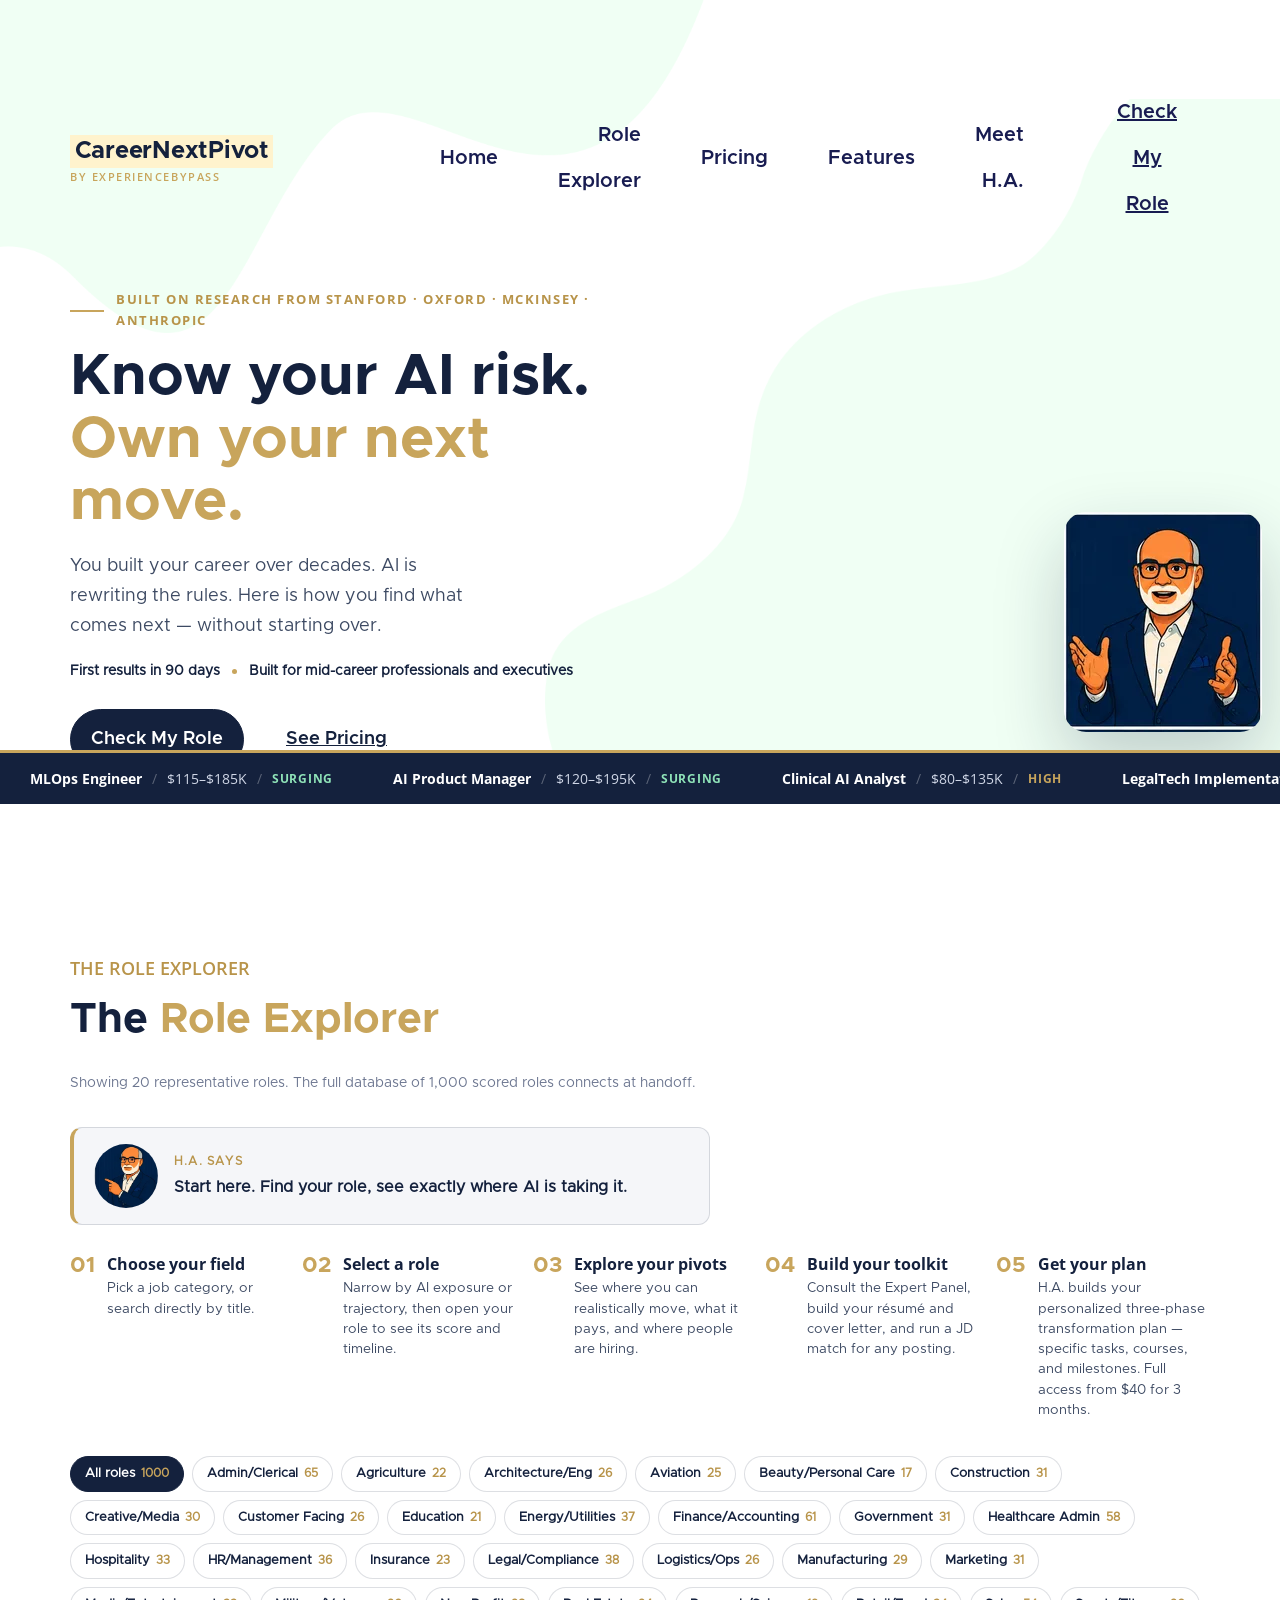
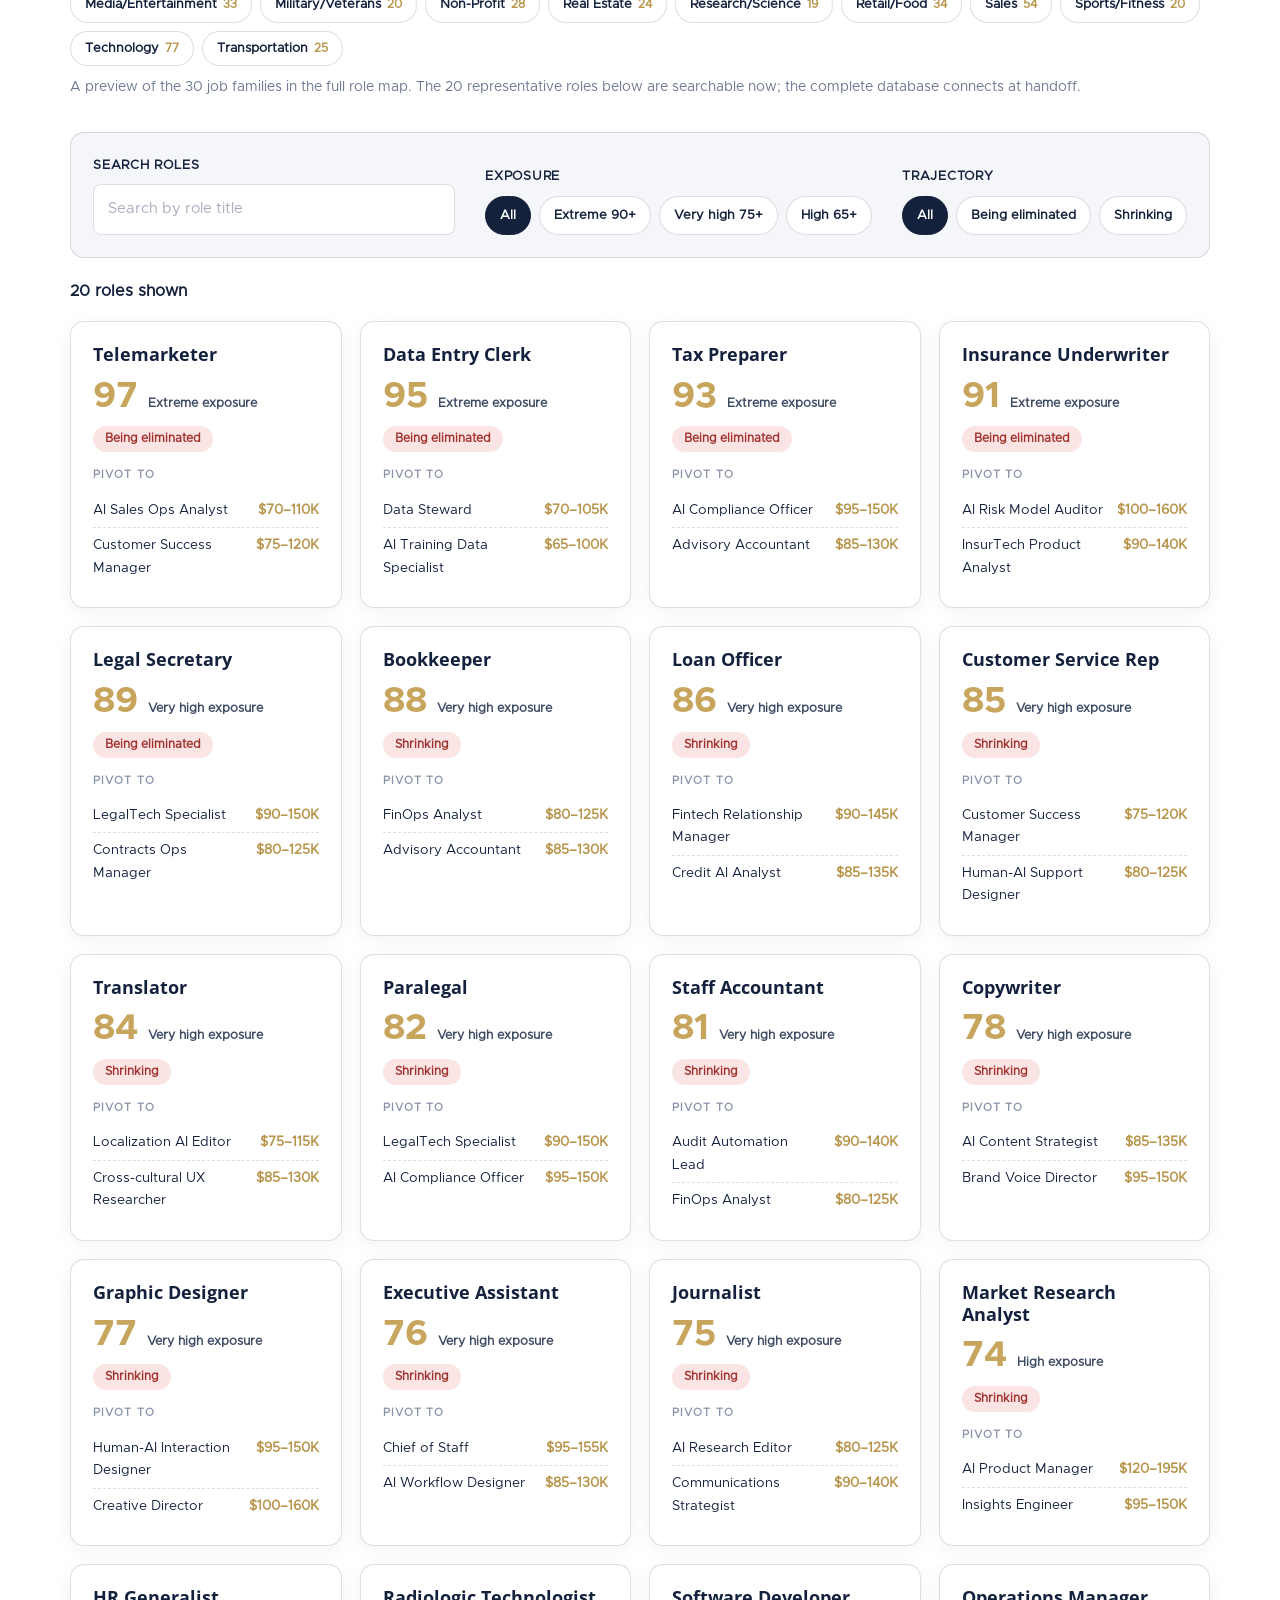
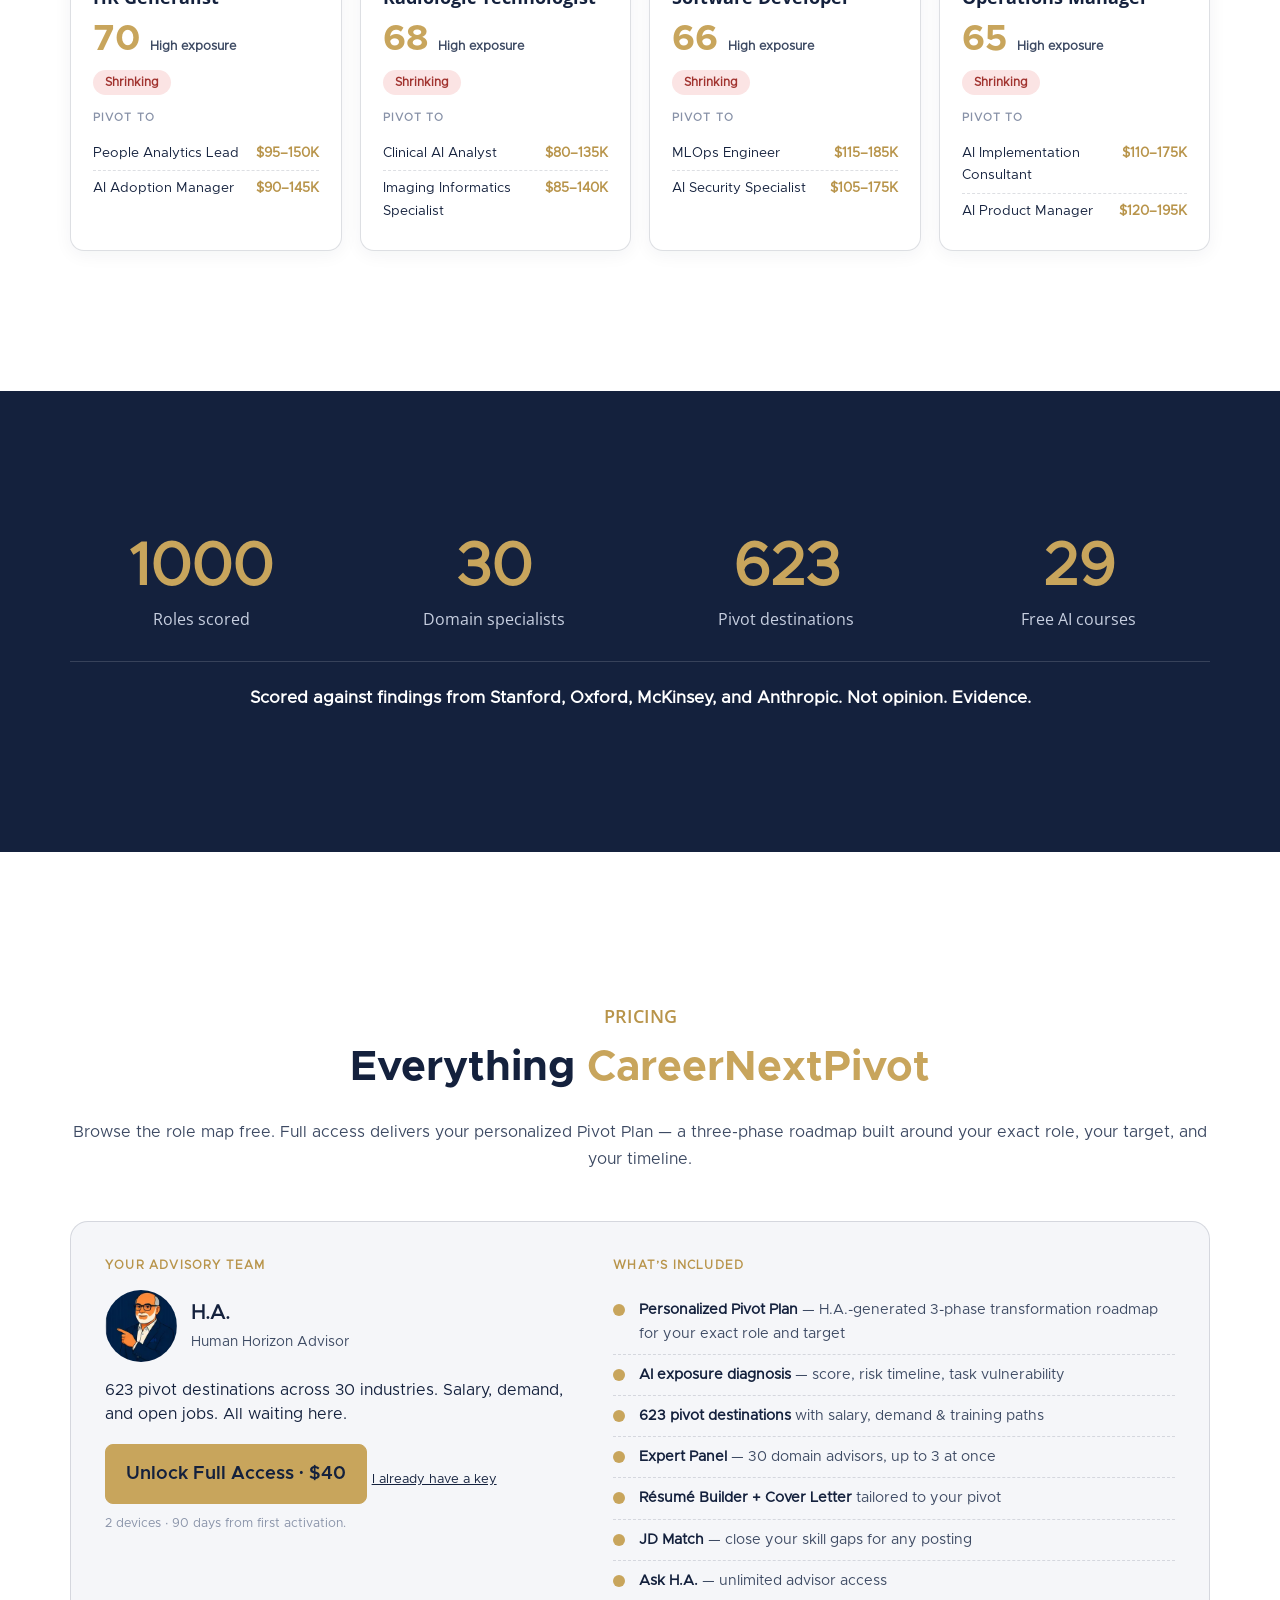
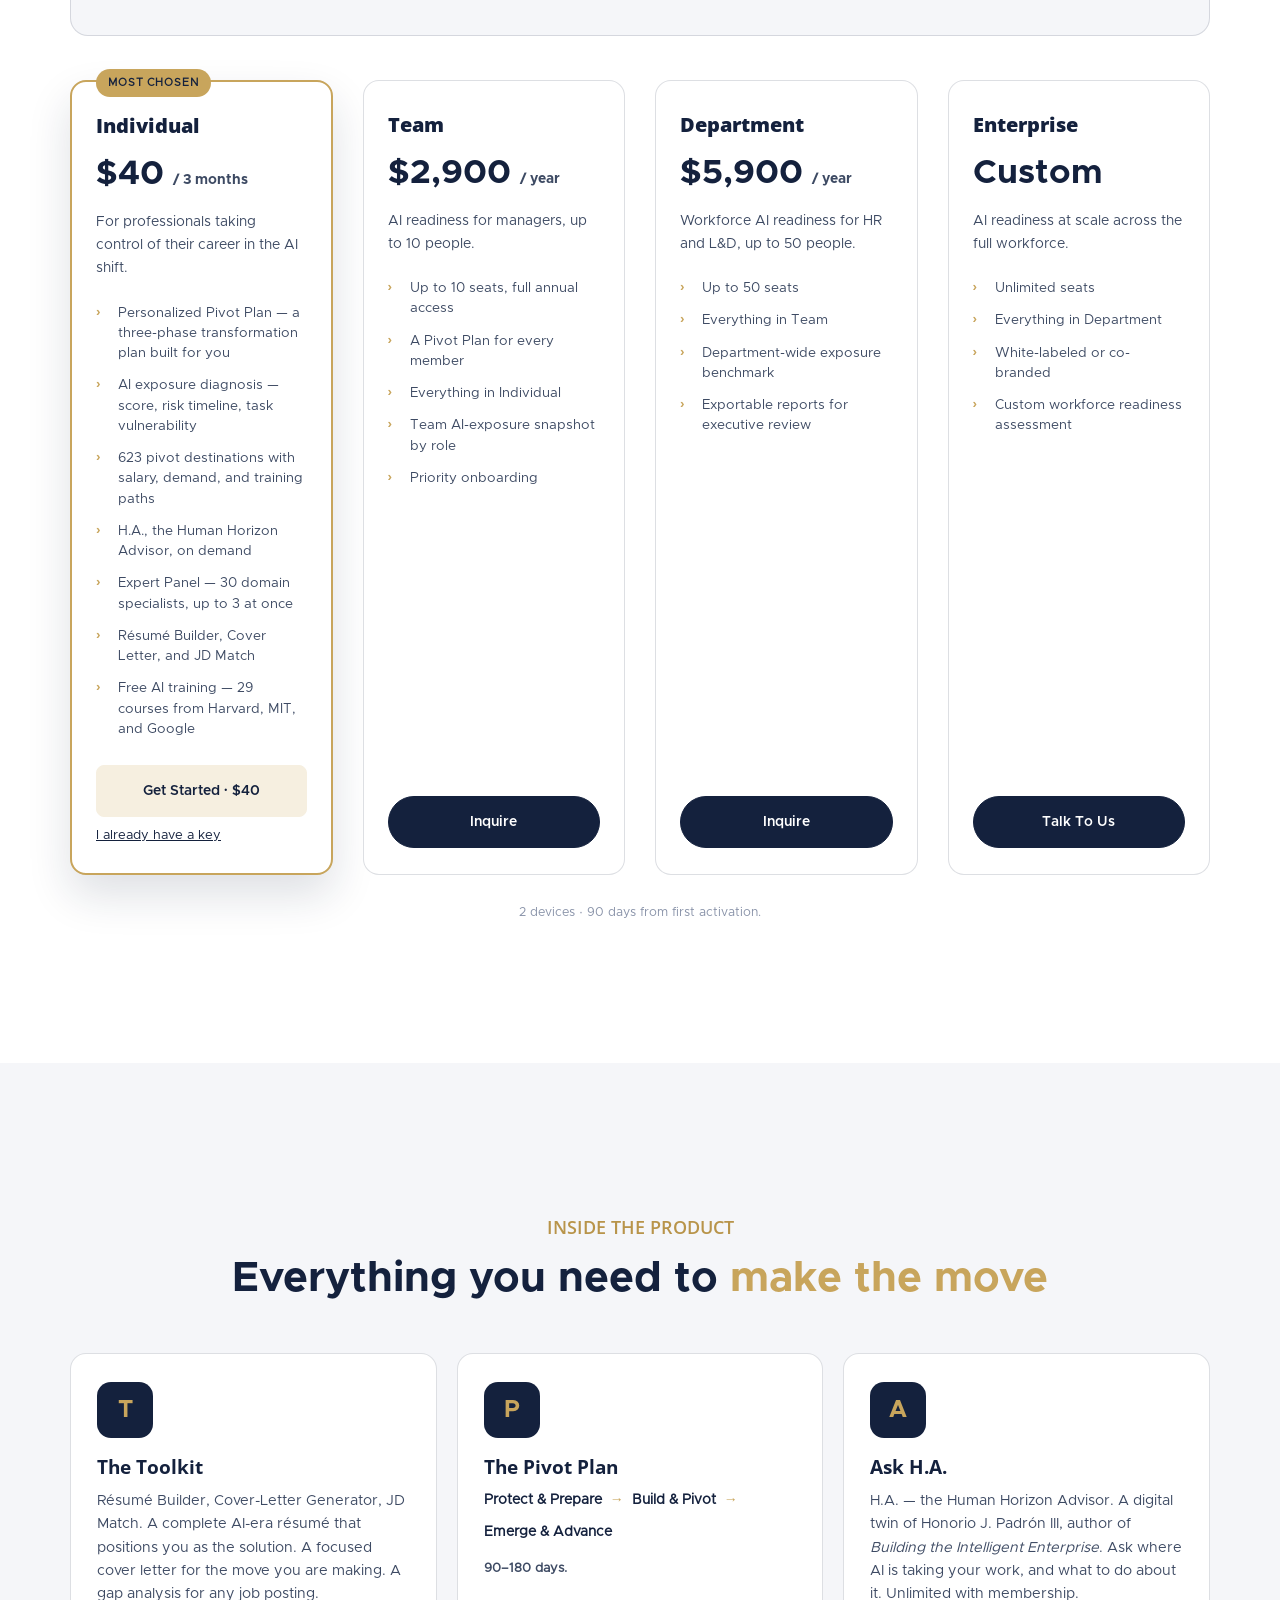
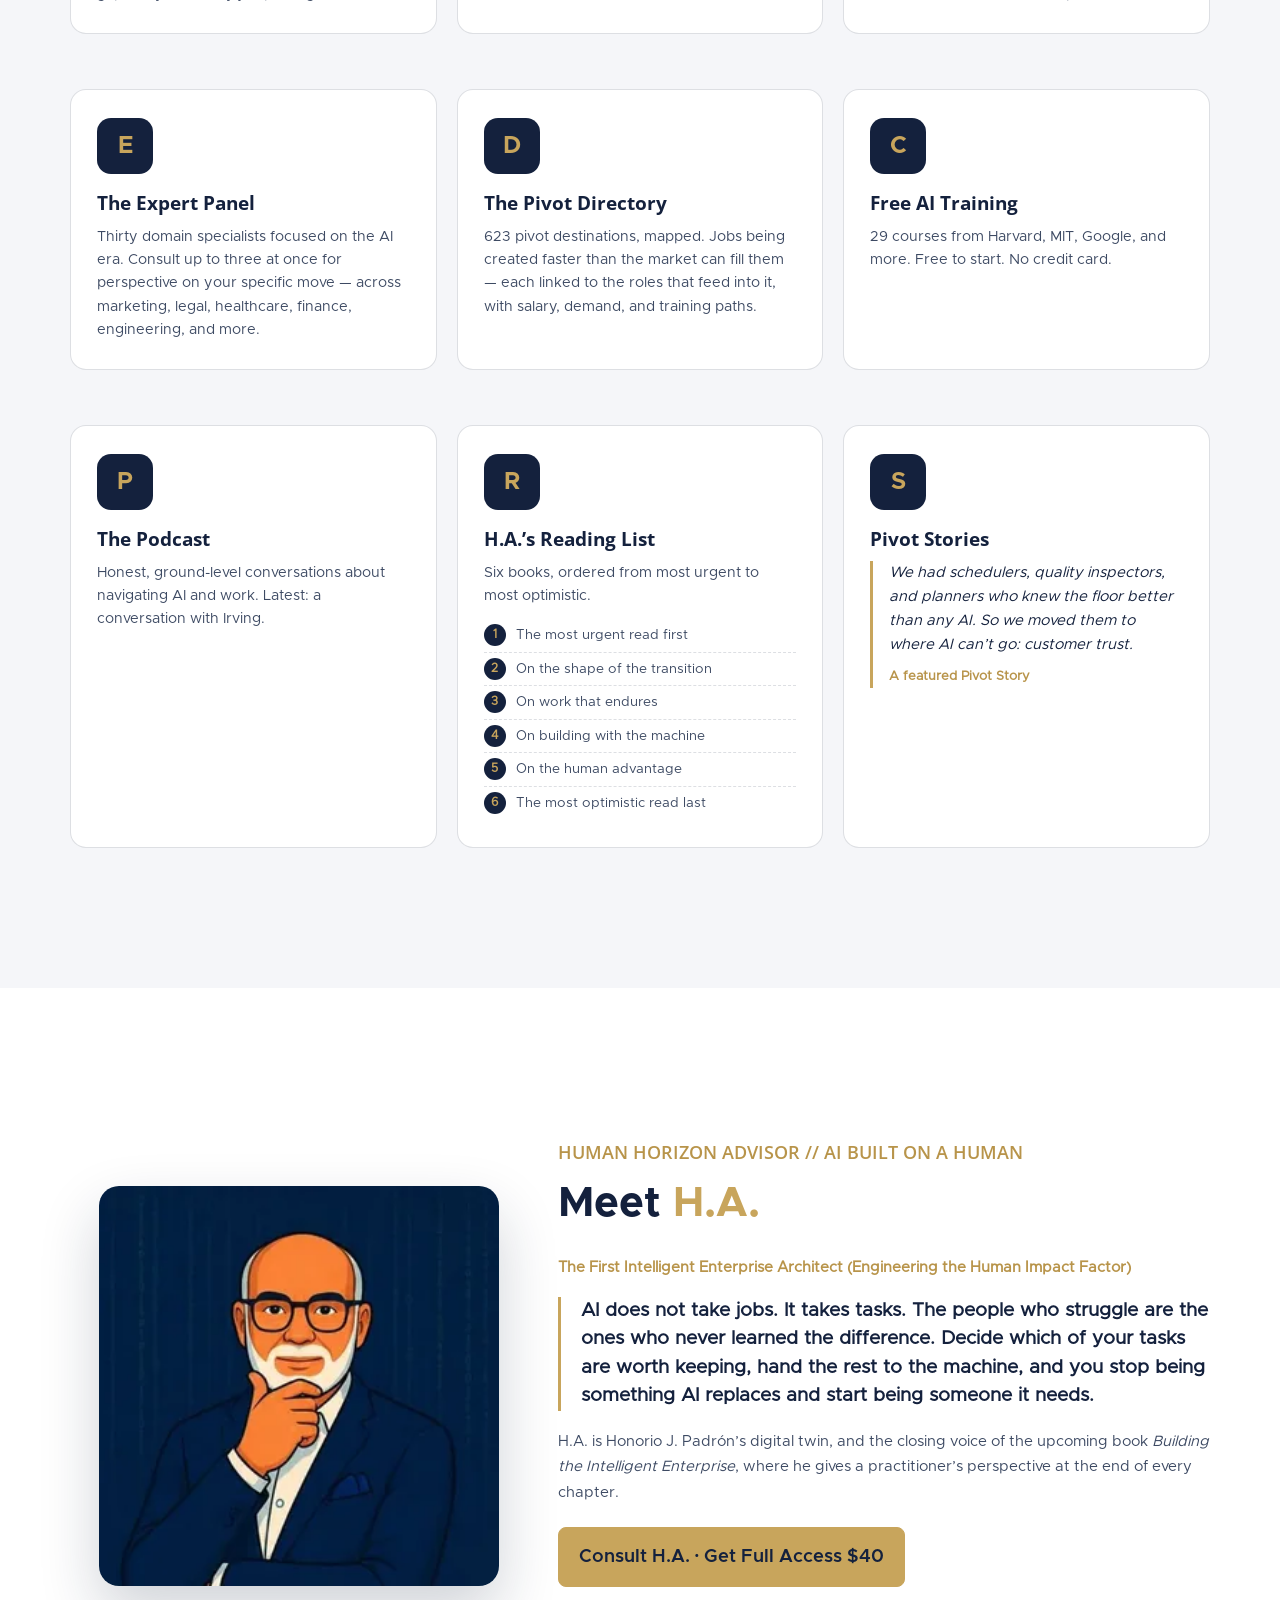
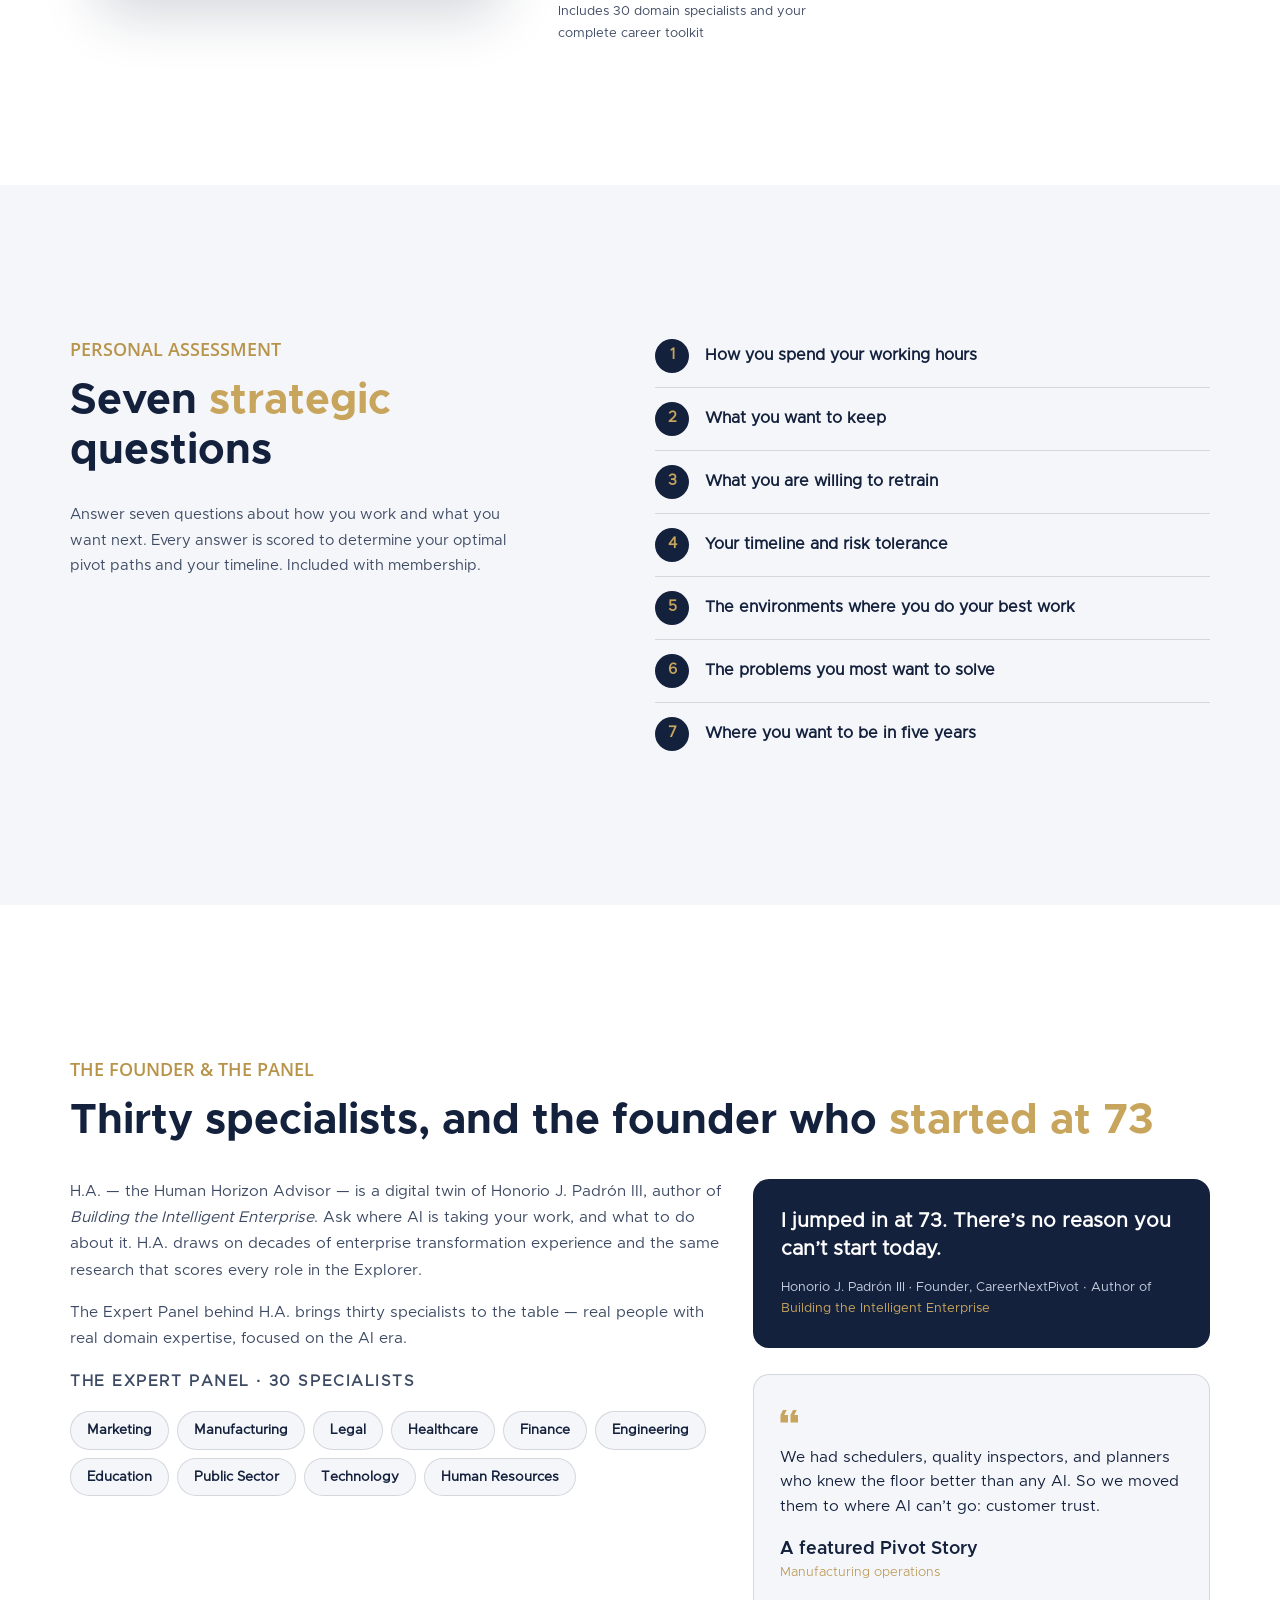
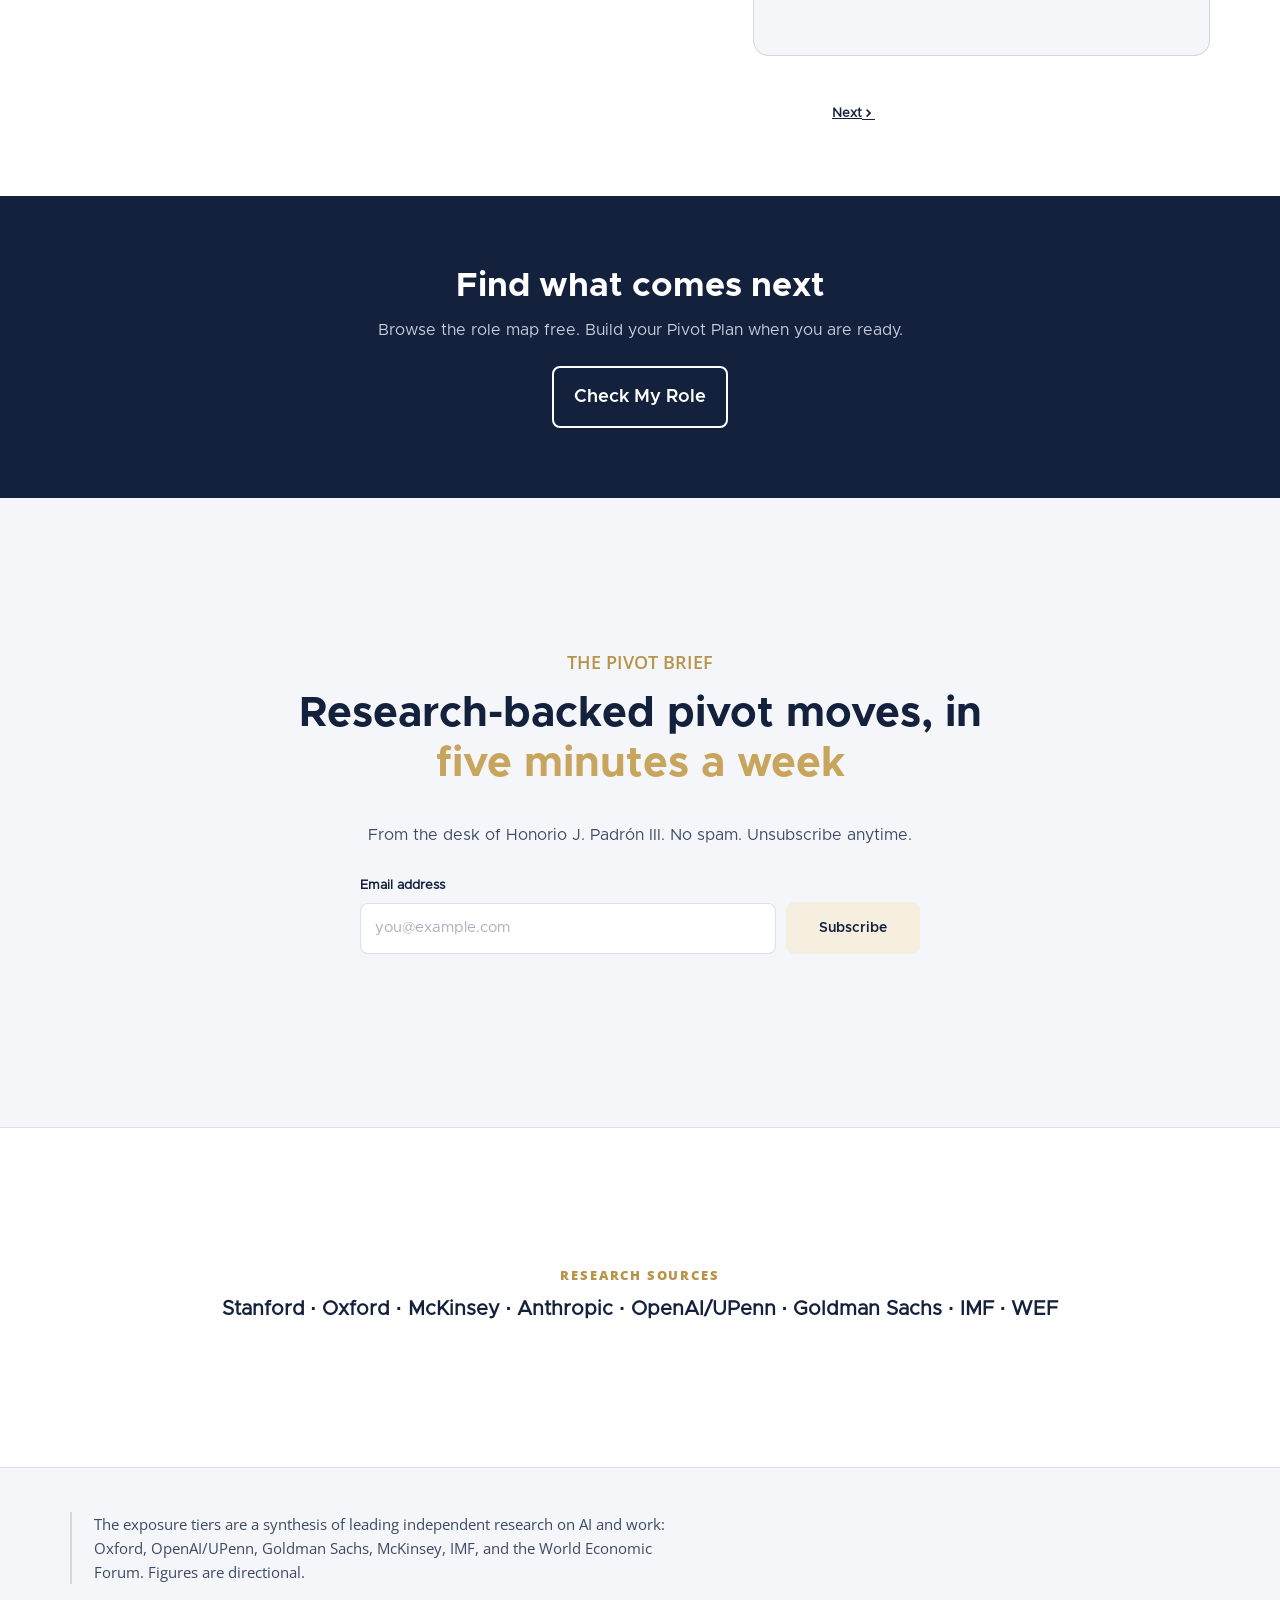
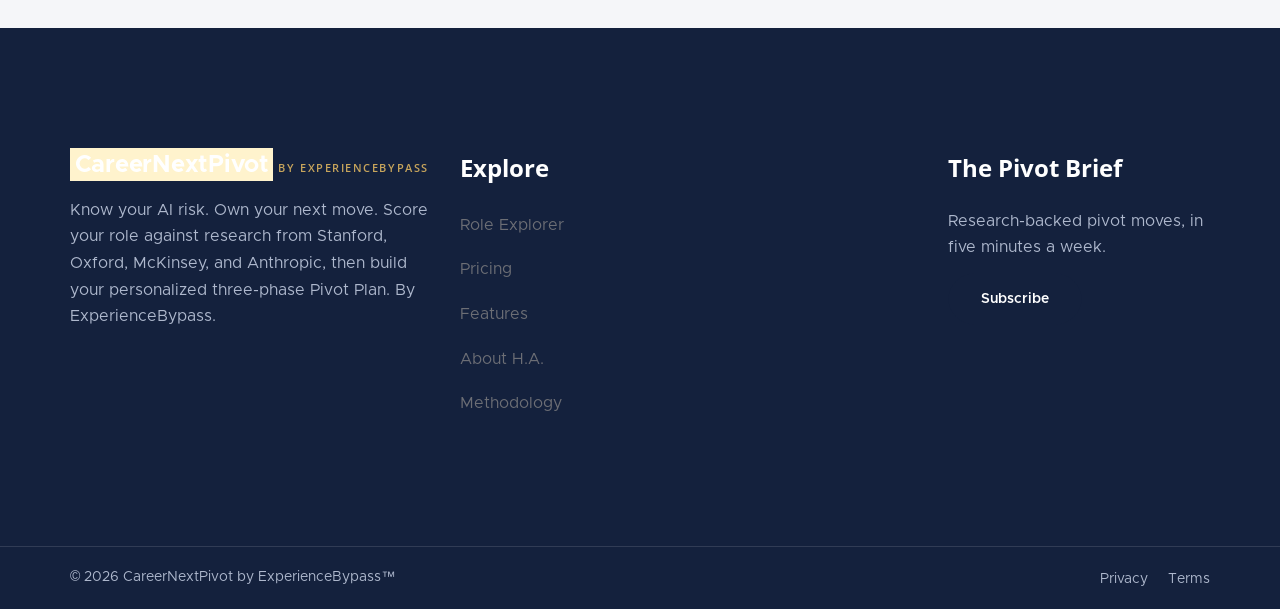
<file: site/v3/index.html>
<!DOCTYPE html>
<html lang="en">

<head>
	<meta charset="UTF-8" />
	<meta http-equiv="X-UA-Compatible" content="IE=edge" />
	<meta name="viewport" content="width=device-width, initial-scale=1.0" />

	<!-- TITLE -->
	<title>CareerNextPivot by ExperienceBypass</title>
	<meta name="description" content="Score your role against research from Stanford, Oxford, McKinsey, and Anthropic. See where you can pivot, what it pays, and build your personalized three-phase Pivot Plan. By ExperienceBypass." />

	<!-- ============================================================
	     META PIXEL PLACEHOLDER
	     Uncomment and replace <DATASET_ID> with the ~16-digit ID from
	     Meta Events Manager -> Data Sources once partner access is
	     granted. The Lead event stays commented in the popup/inline
	     success handlers until go-live.
	     ------------------------------------------------------------
	<script>
	  !function(f,b,e,v,n,t,s)
	  {if(f.fbq)return;n=f.fbq=function(){n.callMethod?
	  n.callMethod.apply(n,arguments):n.queue.push(arguments)};
	  if(!f._fbq)f._fbq=n;n.push=n;n.loaded=!0;n.version='2.0';
	  n.queue=[];t=b.createElement(e);t.async=!0;
	  t.src=v;s=b.getElementsByTagName(e)[0];
	  s.parentNode.insertBefore(t,s)}(window, document,'script',
	  'https://connect.facebook.net/en_US/fbevents.js');
	  fbq('init','<DATASET_ID>');
	  fbq('track','PageView');
	</script>
	<noscript><img height="1" width="1" style="display:none"
	  src="https://www.facebook.com/tr?id=<DATASET_ID>&ev=PageView&noscript=1"
	/></noscript>
	     ============================================================ -->

	<!-- Favicon -->
	<link rel="shortcut icon" type="image/x-icon" href="assets/images/favicon.ico" />

	<!-- Vendor icon fonts + template fonts -->
	<link rel="stylesheet" href="assets/css/vendor/simple-line-icons.css" />
	<link rel="stylesheet" href="assets/css/vendor/icofont.min.css" />
	<link rel="stylesheet" href="assets/css/vendor/metropolis.css" />
	<link rel="stylesheet" href="assets/css/vendor/material-design-iconic.min.css" />
	<link rel="stylesheet" href="assets/css/vendor/font-awesome.css" />

	<!-- Plugin CSS -->
	<link rel="stylesheet" href="assets/css/plugins/animate.min.css" />
	<link rel="stylesheet" href="assets/css/plugins/swiper-bundle.min.css" />

	<!-- Template style -->
	<link rel="stylesheet" href="assets/css/style.css" />

	<!-- CareerNextPivot theme override (LOAD LAST) -->
	<link rel="stylesheet" href="assets/css/theme-cnp.css" />

	<!-- No-JS: the role explorer is JS-rendered; show a message if JS is off. -->
	<noscript>
		<style>.role-grid .no-results-js{display:block!important;}</style>
	</noscript>
</head>

<body>

	<a class="skip-link" href="#main">Skip to content</a>

	<!-- ============ MOBILE OFFCANVAS MENU ============ -->
	<div class="modal fade offcanvas-modal" id="mobileMenu">
		<div class="modal-dialog offcanvas-dialog">
			<div class="modal-content">
				<div class="modal-header offcanvas-header">
					<a class="offcanvas-logo cnp-wordmark" href="#main" aria-label="CareerNextPivot home">
						<span class="mark">CareerNextPivot</span>
						<span class="byline">by ExperienceBypass</span>
					</a>
					<button type="button" class="btn-close" data-bs-dismiss="modal" aria-label="Close menu"></button>
				</div>
				<nav id="offcanvasNav" class="offcanvas-menu" aria-label="Mobile">
					<ul>
						<li><a href="#main" data-bs-dismiss="modal">Home</a></li>
						<li><a href="#explorer" data-bs-dismiss="modal">Role Explorer</a></li>
						<li><a href="#pricing" data-bs-dismiss="modal">Pricing</a></li>
						<li><a href="#features" data-bs-dismiss="modal">Features</a></li>
						<li><a href="#meet-ha" data-bs-dismiss="modal">Meet H.A.</a></li>
						<li><a href="#about" data-bs-dismiss="modal">About</a></li>
						<li><a href="#newsletter" data-bs-dismiss="modal">Newsletter</a></li>
					</ul>
				</nav>
			</div>
		</div>
	</div>

	<!-- ============ HEADER ============ -->
	<header id="active-sticky" class="header-section">
		<div class="container">
			<div class="row align-items-center">
				<div class="col">
					<div class="header-logo">
						<a class="cnp-wordmark" href="#main" aria-label="CareerNextPivot home">
							<span class="mark">CareerNextPivot</span>
							<span class="byline">by ExperienceBypass</span>
						</a>
					</div>
				</div>
				<div class="col text-end">
					<nav class="main-menu d-none d-lg-block" aria-label="Primary">
						<ul class="d-flex justify-content-end align-items-center">
							<li><a href="#main">Home</a></li>
							<li><a href="#explorer">Role Explorer</a></li>
							<li><a href="#pricing">Pricing</a></li>
							<li><a href="#features">Features</a></li>
							<li><a href="#meet-ha">Meet H.A.</a></li>
							<li><a class="btn btn-secondary btn-hover-secondary nav-cta" href="#explorer">Check my role</a></li>
						</ul>
					</nav>
					<button class="toggle d-lg-none" type="button" data-bs-toggle="modal" data-bs-target="#mobileMenu" aria-label="Open menu">
						<span class="icon-top"></span>
						<span class="icon-middle"></span>
						<span class="icon-bottom"></span>
					</button>
				</div>
			</div>
		</div>
	</header>

	<main id="main">

		<!-- ============ HERO (hero-slider skin, two-column) ============ -->
		<section class="section position-relative cnp-hero-section" aria-labelledby="hero-h1">
			<div class="hero-shape1" aria-hidden="true">
				<img src="assets/images/slider/shape/shape1.png" alt="" />
			</div>
			<div class="hero-shape2" aria-hidden="true">
				<img src="assets/images/slider/shape/shape2.png" alt="" />
			</div>
			<div class="hero-slider">
				<div class="container">
					<div class="row align-items-center">
						<div class="col-lg-6">
							<div class="hero-slide-content">
								<p class="cnp-eyebrow"><span class="rule" aria-hidden="true"></span>Built on research from Stanford &middot; Oxford &middot; McKinsey &middot; Anthropic</p>
								<h1 id="hero-h1" class="title">Know your AI risk. <span class="text-primary">Own your next move.</span></h1>
								<p class="hero-sub">You built your career over decades. AI is rewriting the rules. Here is how you find what comes next &mdash; without starting over.</p>
								<div class="hero-meta" aria-label="Highlights">
									<span class="meta-item">First results in 90 days</span>
									<span class="dot" aria-hidden="true"></span>
									<span class="meta-item">Built for mid-career professionals and executives</span>
								</div>
								<div class="hero-cta">
									<a href="#explorer" class="btn btn-lg btn-dark btn-hover-dark me-3 mb-3 mb-sm-0">Check my role</a>
									<a href="#pricing" class="btn btn-lg btn-secondary btn-hover-secondary mb-3 mb-sm-0">See pricing</a>
								</div>
							</div>
						</div>
						<div class="col-lg-6">
							<div class="hero-img scene mt-10 mt-lg-0">
								<div data-depth="0.2">
									<!-- PLACEHOLDER-GEN: swap with Kie-generated on-brand illustration (hero) -->
									<figure class="ha-frame ha-frame--hero">
										<img class="animated" src="img/ha-hands.webp" width="512" height="512"
										     alt="H.A., the Human Horizon Advisor &mdash; CareerNextPivot's AI advisor" loading="eager" decoding="async" />
									</figure>
								</div>
							</div>
						</div>
					</div>
				</div>
			</div>
		</section>

		<!-- ============ MOVING TICKER (roles / salary / demand) ============ -->
		<div class="cnp-ticker" aria-hidden="true">
			<div class="cnp-ticker__track">
				<ul class="cnp-ticker__list">
					<li class="cnp-ticker__item"><span class="tk-role">MLOps Engineer</span><span class="tk-sep">/</span><span class="tk-pay">$115&ndash;$185K</span><span class="tk-sep">/</span><span class="tk-demand tk-demand--surging">Surging</span></li>
					<li class="cnp-ticker__item"><span class="tk-role">AI Product Manager</span><span class="tk-sep">/</span><span class="tk-pay">$120&ndash;$195K</span><span class="tk-sep">/</span><span class="tk-demand tk-demand--surging">Surging</span></li>
					<li class="cnp-ticker__item"><span class="tk-role">Clinical AI Analyst</span><span class="tk-sep">/</span><span class="tk-pay">$80&ndash;$135K</span><span class="tk-sep">/</span><span class="tk-demand">High</span></li>
					<li class="cnp-ticker__item"><span class="tk-role">LegalTech Implementation Specialist</span><span class="tk-sep">/</span><span class="tk-pay">$90&ndash;$150K</span><span class="tk-sep">/</span><span class="tk-demand">High</span></li>
					<li class="cnp-ticker__item"><span class="tk-role">AI Security Specialist</span><span class="tk-sep">/</span><span class="tk-pay">$105&ndash;$175K</span><span class="tk-sep">/</span><span class="tk-demand tk-demand--surging">Surging</span></li>
					<li class="cnp-ticker__item"><span class="tk-role">Health Data Scientist</span><span class="tk-sep">/</span><span class="tk-pay">$90&ndash;$150K</span><span class="tk-sep">/</span><span class="tk-demand">High</span></li>
					<li class="cnp-ticker__item"><span class="tk-role">Robotics Engineer</span><span class="tk-sep">/</span><span class="tk-pay">$100&ndash;$175K</span><span class="tk-sep">/</span><span class="tk-demand">High</span></li>
					<li class="cnp-ticker__item"><span class="tk-role">Deep Learning Engineer</span><span class="tk-sep">/</span><span class="tk-pay">$115&ndash;$190K</span><span class="tk-sep">/</span><span class="tk-demand">High</span></li>
					<li class="cnp-ticker__item"><span class="tk-role">Revenue Operations Analyst</span><span class="tk-sep">/</span><span class="tk-pay">$75&ndash;$125K</span><span class="tk-sep">/</span><span class="tk-demand">High</span></li>
					<li class="cnp-ticker__item"><span class="tk-role">AI Agent Engineer</span><span class="tk-sep">/</span><span class="tk-pay">$120&ndash;$195K</span><span class="tk-sep">/</span><span class="tk-demand tk-demand--surging">Surging</span></li>
				</ul>
				<ul class="cnp-ticker__list cnp-ticker__list--dup">
					<li class="cnp-ticker__item"><span class="tk-role">MLOps Engineer</span><span class="tk-sep">/</span><span class="tk-pay">$115&ndash;$185K</span><span class="tk-sep">/</span><span class="tk-demand tk-demand--surging">Surging</span></li>
					<li class="cnp-ticker__item"><span class="tk-role">AI Product Manager</span><span class="tk-sep">/</span><span class="tk-pay">$120&ndash;$195K</span><span class="tk-sep">/</span><span class="tk-demand tk-demand--surging">Surging</span></li>
					<li class="cnp-ticker__item"><span class="tk-role">Clinical AI Analyst</span><span class="tk-sep">/</span><span class="tk-pay">$80&ndash;$135K</span><span class="tk-sep">/</span><span class="tk-demand">High</span></li>
					<li class="cnp-ticker__item"><span class="tk-role">LegalTech Implementation Specialist</span><span class="tk-sep">/</span><span class="tk-pay">$90&ndash;$150K</span><span class="tk-sep">/</span><span class="tk-demand">High</span></li>
					<li class="cnp-ticker__item"><span class="tk-role">AI Security Specialist</span><span class="tk-sep">/</span><span class="tk-pay">$105&ndash;$175K</span><span class="tk-sep">/</span><span class="tk-demand tk-demand--surging">Surging</span></li>
					<li class="cnp-ticker__item"><span class="tk-role">Health Data Scientist</span><span class="tk-sep">/</span><span class="tk-pay">$90&ndash;$150K</span><span class="tk-sep">/</span><span class="tk-demand">High</span></li>
					<li class="cnp-ticker__item"><span class="tk-role">Robotics Engineer</span><span class="tk-sep">/</span><span class="tk-pay">$100&ndash;$175K</span><span class="tk-sep">/</span><span class="tk-demand">High</span></li>
					<li class="cnp-ticker__item"><span class="tk-role">Deep Learning Engineer</span><span class="tk-sep">/</span><span class="tk-pay">$115&ndash;$190K</span><span class="tk-sep">/</span><span class="tk-demand">High</span></li>
					<li class="cnp-ticker__item"><span class="tk-role">Revenue Operations Analyst</span><span class="tk-sep">/</span><span class="tk-pay">$75&ndash;$125K</span><span class="tk-sep">/</span><span class="tk-demand">High</span></li>
					<li class="cnp-ticker__item"><span class="tk-role">AI Agent Engineer</span><span class="tk-sep">/</span><span class="tk-pay">$120&ndash;$195K</span><span class="tk-sep">/</span><span class="tk-demand tk-demand--surging">Surging</span></li>
				</ul>
			</div>
		</div>

		<!-- ============ ROLE EXPLORER ============ -->
		<section class="explorer-section section-py" id="explorer" aria-labelledby="explorer-h2">
			<div class="container">
				<div class="title-section mb-6">
					<span class="sub-title">The Role Explorer</span>
					<h2 id="explorer-h2" class="title">The <span class="text-primary">Role Explorer</span></h2>
					<p class="cnp-note">Showing 20 representative roles. The full database of 1,000 scored roles connects at handoff.</p>
				</div>

				<!-- H.A. says callout -->
				<div class="ha-says">
					<span class="ha-says__img"><img src="img/ha-point.webp" width="128" height="128" alt="H.A., the Human Horizon Advisor" loading="lazy" decoding="async" /></span>
					<div>
						<p class="ha-says__label">H.A. says</p>
						<p class="ha-says__text">Start here. Find your role, see exactly where AI is taking it.</p>
					</div>
				</div>

				<!-- how it works -->
				<ol class="how-steps" aria-label="How it works">
					<li class="step"><span class="num" aria-hidden="true">01</span><div><h4>Choose your field</h4><p>Pick a job category, or search directly by title.</p></div></li>
					<li class="step"><span class="num" aria-hidden="true">02</span><div><h4>Select a role</h4><p>Narrow by AI exposure or trajectory, then open your role to see its score and timeline.</p></div></li>
					<li class="step"><span class="num" aria-hidden="true">03</span><div><h4>Explore your pivots</h4><p>See where you can realistically move, what it pays, and where people are hiring.</p></div></li>
					<li class="step"><span class="num" aria-hidden="true">04</span><div><h4>Build your toolkit</h4><p>Consult the Expert Panel, build your r&eacute;sum&eacute; and cover letter, and run a JD match for any posting.</p></div></li>
					<li class="step"><span class="num" aria-hidden="true">05</span><div><h4>Get your plan</h4><p>H.A. builds your personalized three-phase transformation plan &mdash; specific tasks, courses, and milestones. Full access from $40 for 3 months.</p></div></li>
				</ol>

				<!-- category grid (job families) -->
				<div class="category-block">
					<ul class="category-grid" aria-label="Job families in the full role map">
						<li><span class="cat-chip is-active">All roles <span class="cat-count">1000</span></span></li>
						<li><span class="cat-chip">Admin/Clerical <span class="cat-count">65</span></span></li>
						<li><span class="cat-chip">Agriculture <span class="cat-count">22</span></span></li>
						<li><span class="cat-chip">Architecture/Eng <span class="cat-count">26</span></span></li>
						<li><span class="cat-chip">Aviation <span class="cat-count">25</span></span></li>
						<li><span class="cat-chip">Beauty/Personal Care <span class="cat-count">17</span></span></li>
						<li><span class="cat-chip">Construction <span class="cat-count">31</span></span></li>
						<li><span class="cat-chip">Creative/Media <span class="cat-count">30</span></span></li>
						<li><span class="cat-chip">Customer Facing <span class="cat-count">26</span></span></li>
						<li><span class="cat-chip">Education <span class="cat-count">21</span></span></li>
						<li><span class="cat-chip">Energy/Utilities <span class="cat-count">37</span></span></li>
						<li><span class="cat-chip">Finance/Accounting <span class="cat-count">61</span></span></li>
						<li><span class="cat-chip">Government <span class="cat-count">31</span></span></li>
						<li><span class="cat-chip">Healthcare Admin <span class="cat-count">58</span></span></li>
						<li><span class="cat-chip">Hospitality <span class="cat-count">33</span></span></li>
						<li><span class="cat-chip">HR/Management <span class="cat-count">36</span></span></li>
						<li><span class="cat-chip">Insurance <span class="cat-count">23</span></span></li>
						<li><span class="cat-chip">Legal/Compliance <span class="cat-count">38</span></span></li>
						<li><span class="cat-chip">Logistics/Ops <span class="cat-count">26</span></span></li>
						<li><span class="cat-chip">Manufacturing <span class="cat-count">29</span></span></li>
						<li><span class="cat-chip">Marketing <span class="cat-count">31</span></span></li>
						<li><span class="cat-chip">Media/Entertainment <span class="cat-count">33</span></span></li>
						<li><span class="cat-chip">Military/Veterans <span class="cat-count">20</span></span></li>
						<li><span class="cat-chip">Non-Profit <span class="cat-count">28</span></span></li>
						<li><span class="cat-chip">Real Estate <span class="cat-count">24</span></span></li>
						<li><span class="cat-chip">Research/Science <span class="cat-count">19</span></span></li>
						<li><span class="cat-chip">Retail/Food <span class="cat-count">34</span></span></li>
						<li><span class="cat-chip">Sales <span class="cat-count">54</span></span></li>
						<li><span class="cat-chip">Sports/Fitness <span class="cat-count">20</span></span></li>
						<li><span class="cat-chip">Technology <span class="cat-count">77</span></span></li>
						<li><span class="cat-chip">Transportation <span class="cat-count">25</span></span></li>
					</ul>
					<p class="cat-note">A preview of the 30 job families in the full role map. The 20 representative roles below are searchable now; the complete database connects at handoff.</p>
				</div>

				<!-- filters -->
				<div class="explorer-controls">
					<div class="field-wrap">
						<label class="form-label" for="explorer-search">Search roles</label>
						<input class="form-control" type="text" id="explorer-search" name="explorer-search" placeholder="Search by role title" autocomplete="off" />
					</div>

					<div class="filter-group" role="group" aria-labelledby="exposure-label">
						<span class="form-label" id="exposure-label">Exposure</span>
						<div class="toggle-row">
							<button type="button" class="filter-toggle" data-filter="exposure" data-value="all" aria-pressed="true">All</button>
							<button type="button" class="filter-toggle" data-filter="exposure" data-value="90" aria-pressed="false">Extreme 90+</button>
							<button type="button" class="filter-toggle" data-filter="exposure" data-value="75" aria-pressed="false">Very high 75+</button>
							<button type="button" class="filter-toggle" data-filter="exposure" data-value="65" aria-pressed="false">High 65+</button>
						</div>
					</div>

					<div class="filter-group" role="group" aria-labelledby="trajectory-label">
						<span class="form-label" id="trajectory-label">Trajectory</span>
						<div class="toggle-row">
							<button type="button" class="filter-toggle" data-filter="trajectory" data-value="all" aria-pressed="true">All</button>
							<button type="button" class="filter-toggle" data-filter="trajectory" data-value="Being eliminated" aria-pressed="false">Being eliminated</button>
							<button type="button" class="filter-toggle" data-filter="trajectory" data-value="Shrinking" aria-pressed="false">Shrinking</button>
						</div>
					</div>
				</div>

				<p class="result-count" id="resultCount" aria-live="polite">20 roles shown</p>

				<div class="role-grid" id="roleGrid">
					<p class="no-results no-results-js" style="display:none;">Enable JavaScript to explore the 20 representative roles.</p>
				</div>
			</div>
		</section>

		<!-- ============ FUN FACTS (counters + proof) — funfact-section ============ -->
		<section class="funfact-section cnp-facts section-py position-relative" aria-labelledby="facts-h2">
			<div class="container">
				<h2 id="facts-h2" class="sr-only">By the numbers</h2>
				<div class="row mb-n7">
					<div class="col-md-3 col-6 mb-7">
						<div class="fanfact text-center">
							<span class="title"><span class="counter">1000</span></span>
							<h6 class="sub-title">Roles scored</h6>
						</div>
					</div>
					<div class="col-md-3 col-6 mb-7">
						<div class="fanfact text-center">
							<span class="title"><span class="counter">30</span></span>
							<h6 class="sub-title">Domain specialists</h6>
						</div>
					</div>
					<div class="col-md-3 col-6 mb-7">
						<div class="fanfact text-center">
							<span class="title"><span class="counter">623</span></span>
							<h6 class="sub-title">Pivot destinations</h6>
						</div>
					</div>
					<div class="col-md-3 col-6 mb-7">
						<div class="fanfact text-center">
							<span class="title"><span class="counter">29</span></span>
							<h6 class="sub-title">Free AI courses</h6>
						</div>
					</div>
				</div>
				<p class="cnp-proof-line">Scored against findings from Stanford, Oxford, McKinsey, and Anthropic. Not opinion. Evidence.</p>
			</div>
		</section>

		<!-- ============ PRICING ============ -->
		<section class="pricing-section section-py" id="pricing" aria-labelledby="pricing-h2">
			<div class="container">
				<div class="title-section text-center mb-8">
					<span class="sub-title">Pricing</span>
					<h2 id="pricing-h2" class="title">Everything <span class="text-primary">CareerNextPivot</span></h2>
					<p>Browse the role map free. Full access delivers your personalized Pivot Plan &mdash; a three-phase roadmap built around your exact role, your target, and your timeline.</p>
				</div>

				<!-- Advisory team / What's included -->
				<div class="advisory-panel">
					<div class="advisory-split">
						<div class="advisory-team">
							<p class="panel-label">Your advisory team</p>
							<div class="who">
								<span class="who__img"><img src="img/ha-point.webp" width="144" height="144" alt="H.A., the Human Horizon Advisor" loading="lazy" decoding="async" /></span>
								<div>
									<p class="who__name">H.A.</p>
									<p class="who__role">Human Horizon Advisor</p>
								</div>
							</div>
							<p class="team-quote">623 pivot destinations across 30 industries. Salary, demand, and open jobs. All waiting here.</p>
							<a class="btn btn-lg btn-gold" href="#pricing-tiers">Unlock Full Access &middot; $40</a>
							<a class="have-key" href="#" title="Live sign-in connects at handoff">I already have a key</a>
							<p class="fine">2 devices &middot; 90 days from first activation.</p>
						</div>
						<div class="advisory-included">
							<p class="panel-label">What&rsquo;s included</p>
							<ul>
								<li><strong>Personalized Pivot Plan</strong> &mdash; H.A.-generated 3-phase transformation roadmap for your exact role and target</li>
								<li><strong>AI exposure diagnosis</strong> &mdash; score, risk timeline, task vulnerability</li>
								<li><strong>623 pivot destinations</strong> with salary, demand &amp; training paths</li>
								<li><strong>Expert Panel</strong> &mdash; 30 domain advisors, up to 3 at once</li>
								<li><strong>R&eacute;sum&eacute; Builder + Cover Letter</strong> tailored to your pivot</li>
								<li><strong>JD Match</strong> &mdash; close your skill gaps for any posting</li>
								<li><strong>Ask H.A.</strong> &mdash; unlimited advisor access</li>
							</ul>
						</div>
					</div>
				</div>

				<div class="row price-table mb-n7" id="pricing-tiers">
					<!-- Individual (featured) -->
					<div class="col-lg-3 col-md-6 mb-7 price-col">
						<div class="price-box featured" aria-labelledby="price-ind">
							<span class="price-badge">Most chosen</span>
							<h3 id="price-ind">Individual</h3>
							<p class="cost">$40 <small>/ 3 months</small></p>
							<p class="tagline">For professionals taking control of their career in the AI shift.</p>
							<ul>
								<li>Personalized Pivot Plan &mdash; a three-phase transformation plan built for you</li>
								<li>AI exposure diagnosis &mdash; score, risk timeline, task vulnerability</li>
								<li>623 pivot destinations with salary, demand, and training paths</li>
								<li>H.A., the Human Horizon Advisor, on demand</li>
								<li>Expert Panel &mdash; 30 domain specialists, up to 3 at once</li>
								<li>R&eacute;sum&eacute; Builder, Cover Letter, and JD Match</li>
								<li>Free AI training &mdash; 29 courses from Harvard, MIT, and Google</li>
							</ul>
							<div class="price-cta">
								<a class="btn btn-cream" href="#" title="Live checkout connects at handoff">Get started &middot; $40</a>
								<a class="have-key" href="#" title="Live sign-in connects at handoff">I already have a key</a>
							</div>
						</div>
					</div>

					<!-- Team -->
					<div class="col-lg-3 col-md-6 mb-7 price-col">
						<div class="price-box" aria-labelledby="price-team">
							<h3 id="price-team">Team</h3>
							<p class="cost">$2,900 <small>/ year</small></p>
							<p class="tagline">AI readiness for managers, up to 10 people.</p>
							<ul>
								<li>Up to 10 seats, full annual access</li>
								<li>A Pivot Plan for every member</li>
								<li>Everything in Individual</li>
								<li>Team AI-exposure snapshot by role</li>
								<li>Priority onboarding</li>
							</ul>
							<div class="price-cta">
								<a class="btn btn-dark btn-hover-dark" href="#" title="Inquiry form connects at handoff">Inquire</a>
							</div>
						</div>
					</div>

					<!-- Department -->
					<div class="col-lg-3 col-md-6 mb-7 price-col">
						<div class="price-box" aria-labelledby="price-dept">
							<h3 id="price-dept">Department</h3>
							<p class="cost">$5,900 <small>/ year</small></p>
							<p class="tagline">Workforce AI readiness for HR and L&amp;D, up to 50 people.</p>
							<ul>
								<li>Up to 50 seats</li>
								<li>Everything in Team</li>
								<li>Department-wide exposure benchmark</li>
								<li>Exportable reports for executive review</li>
							</ul>
							<div class="price-cta">
								<a class="btn btn-dark btn-hover-dark" href="#" title="Inquiry form connects at handoff">Inquire</a>
							</div>
						</div>
					</div>

					<!-- Enterprise -->
					<div class="col-lg-3 col-md-6 mb-7 price-col">
						<div class="price-box" aria-labelledby="price-ent">
							<h3 id="price-ent">Enterprise</h3>
							<p class="cost">Custom</p>
							<p class="tagline">AI readiness at scale across the full workforce.</p>
							<ul>
								<li>Unlimited seats</li>
								<li>Everything in Department</li>
								<li>White-labeled or co-branded</li>
								<li>Custom workforce readiness assessment</li>
							</ul>
							<div class="price-cta">
								<a class="btn btn-dark btn-hover-dark" href="#" title="Contact form connects at handoff">Talk to us</a>
							</div>
						</div>
					</div>
				</div>

				<p class="price-fine">2 devices &middot; 90 days from first activation.</p>
			</div>
		</section>

		<!-- ============ FEATURES / INSIDE THE PRODUCT — feature-section skin ============ -->
		<section class="features-section section-py position-relative" id="features" aria-labelledby="features-h2">
			<img class="path-img" src="assets/images/feature/shape.png" alt="" aria-hidden="true">
			<div class="container">
				<div class="title-section text-center mb-8">
					<span class="sub-title">Inside the product</span>
					<h2 id="features-h2" class="title">Everything you need to <span class="text-primary">make the move</span></h2>
				</div>

				<div class="row g-4 mb-n7">
					<div class="col-lg-4 col-md-6 mb-7">
						<div class="feature-item">
							<div class="icon-box"><i class="pe-7s-tools icon-fallback" aria-hidden="true"><span class="ico-txt">T</span></i></div>
							<h3>The Toolkit</h3>
							<p>R&eacute;sum&eacute; Builder, Cover-Letter Generator, JD Match. A complete AI-era r&eacute;sum&eacute; that positions you as the solution. A focused cover letter for the move you are making. A gap analysis for any job posting.</p>
						</div>
					</div>
					<div class="col-lg-4 col-md-6 mb-7">
						<div class="feature-item">
							<div class="icon-box"><i class="pe-7s-map-2 icon-fallback" aria-hidden="true"><span class="ico-txt">P</span></i></div>
							<h3>The Pivot Plan</h3>
							<ol class="timeline-line" aria-label="Three-phase plan">
								<li>Protect &amp; Prepare</li>
								<li class="arrow" aria-hidden="true">&rarr;</li>
								<li>Build &amp; Pivot</li>
								<li class="arrow" aria-hidden="true">&rarr;</li>
								<li>Emerge &amp; Advance</li>
								<li class="dur">90&ndash;180 days.</li>
							</ol>
						</div>
					</div>
					<div class="col-lg-4 col-md-6 mb-7">
						<div class="feature-item">
							<div class="icon-box"><i class="pe-7s-chat icon-fallback" aria-hidden="true"><span class="ico-txt">A</span></i></div>
							<h3>Ask H.A.</h3>
							<p>H.A. &mdash; the Human Horizon Advisor. A digital twin of Honorio J. Padr&oacute;n III, author of <em>Building the Intelligent Enterprise</em>. Ask where AI is taking your work, and what to do about it. Unlimited with membership.</p>
						</div>
					</div>
					<div class="col-lg-4 col-md-6 mb-7">
						<div class="feature-item">
							<div class="icon-box"><i class="pe-7s-users icon-fallback" aria-hidden="true"><span class="ico-txt">E</span></i></div>
							<h3>The Expert Panel</h3>
							<p>Thirty domain specialists focused on the AI era. Consult up to three at once for perspective on your specific move &mdash; across marketing, legal, healthcare, finance, engineering, and more.</p>
						</div>
					</div>
					<div class="col-lg-4 col-md-6 mb-7">
						<div class="feature-item">
							<div class="icon-box"><i class="pe-7s-compass icon-fallback" aria-hidden="true"><span class="ico-txt">D</span></i></div>
							<h3>The Pivot Directory</h3>
							<p>623 pivot destinations, mapped. Jobs being created faster than the market can fill them &mdash; each linked to the roles that feed into it, with salary, demand, and training paths.</p>
						</div>
					</div>
					<div class="col-lg-4 col-md-6 mb-7">
						<div class="feature-item">
							<div class="icon-box"><i class="pe-7s-study icon-fallback" aria-hidden="true"><span class="ico-txt">C</span></i></div>
							<h3>Free AI Training</h3>
							<p>29 courses from Harvard, MIT, Google, and more. Free to start. No credit card.</p>
						</div>
					</div>
					<div class="col-lg-4 col-md-6 mb-7">
						<div class="feature-item">
							<div class="icon-box"><i class="pe-7s-micro icon-fallback" aria-hidden="true"><span class="ico-txt">P</span></i></div>
							<h3>The Podcast</h3>
							<p>Honest, ground-level conversations about navigating AI and work. Latest: a conversation with Irving.</p>
						</div>
					</div>
					<div class="col-lg-4 col-md-6 mb-7">
						<div class="feature-item">
							<div class="icon-box"><i class="pe-7s-notebook icon-fallback" aria-hidden="true"><span class="ico-txt">R</span></i></div>
							<h3>H.A.&rsquo;s Reading List</h3>
							<p>Six books, ordered from most urgent to most optimistic.</p>
							<ol class="spine" aria-label="Reading list">
								<li><span class="idx" aria-hidden="true">1</span>The most urgent read first</li>
								<li><span class="idx" aria-hidden="true">2</span>On the shape of the transition</li>
								<li><span class="idx" aria-hidden="true">3</span>On work that endures</li>
								<li><span class="idx" aria-hidden="true">4</span>On building with the machine</li>
								<li><span class="idx" aria-hidden="true">5</span>On the human advantage</li>
								<li><span class="idx" aria-hidden="true">6</span>The most optimistic read last</li>
							</ol>
						</div>
					</div>
					<div class="col-lg-4 col-md-6 mb-7">
						<div class="feature-item">
							<div class="icon-box"><i class="pe-7s-comment icon-fallback" aria-hidden="true"><span class="ico-txt">S</span></i></div>
							<h3>Pivot Stories</h3>
							<blockquote class="story-quote">
								We had schedulers, quality inspectors, and planners who knew the floor better than any AI. So we moved them to where AI can&rsquo;t go: customer trust.
								<cite>A featured Pivot Story</cite>
							</blockquote>
						</div>
					</div>
				</div>
			</div>
		</section>

		<!-- ============ MEET H.A. — about-us skin ============ -->
		<section class="meet-ha-section about-us section-py position-relative" id="meet-ha" aria-labelledby="meetha-h2">
			<div class="container">
				<div class="row align-items-center mb-n7">
					<div class="col-lg-5 mb-7">
						<!-- PLACEHOLDER-GEN: swap with Kie-generated on-brand illustration (about) -->
						<figure class="meet-ha-portrait">
							<img src="img/ha-portrait.webp" width="512" height="512"
							     alt="H.A., the digital twin of Honorio J. Padr&oacute;n III" loading="lazy" decoding="async" />
						</figure>
					</div>
					<div class="col-lg-7 mb-7 meet-ha-copy">
						<div class="title-section">
							<span class="sub-title">Human Horizon Advisor // AI built on a human</span>
							<h2 id="meetha-h2" class="title">Meet <span class="text-primary">H.A.</span></h2>
						</div>
						<p class="subhead">The First Intelligent Enterprise Architect (Engineering the Human Impact Factor)</p>
						<blockquote>AI does not take jobs. It takes tasks. The people who struggle are the ones who never learned the difference. Decide which of your tasks are worth keeping, hand the rest to the machine, and you stop being something AI replaces and start being someone it needs.</blockquote>
						<p class="ha-body">H.A. is Honorio J. Padr&oacute;n&rsquo;s digital twin, and the closing voice of the upcoming book <em>Building the Intelligent Enterprise</em>, where he gives a practitioner&rsquo;s perspective at the end of every chapter.</p>
						<div class="ha-cta">
							<a class="btn btn-lg btn-gold" href="#pricing">Consult H.A. &middot; Get Full Access $40</a>
							<span class="note">Includes 30 domain specialists and your complete career toolkit</span>
						</div>
					</div>
				</div>
			</div>
			<img class="about-shape" src="assets/images/about/shape.png" alt="" aria-hidden="true" />
		</section>

		<!-- ============ PERSONAL ASSESSMENT ============ -->
		<section class="assessment-section section-py" aria-labelledby="assess-h2">
			<div class="container">
				<div class="row mb-n7">
					<div class="col-lg-5 mb-7">
						<div class="title-section">
							<span class="sub-title">Personal Assessment</span>
							<h2 id="assess-h2" class="title">Seven <span class="text-primary">strategic</span> questions</h2>
						</div>
						<p class="assess-intro">Answer seven questions about how you work and what you want next. Every answer is scored to determine your optimal pivot paths and your timeline. Included with membership.</p>
					</div>
					<div class="col-lg-6 offset-lg-1 mb-7">
						<ol class="assessment-list" aria-label="Assessment themes">
							<li><span class="n" aria-hidden="true">1</span><span class="t">How you spend your working hours</span></li>
							<li><span class="n" aria-hidden="true">2</span><span class="t">What you want to keep</span></li>
							<li><span class="n" aria-hidden="true">3</span><span class="t">What you are willing to retrain</span></li>
							<li><span class="n" aria-hidden="true">4</span><span class="t">Your timeline and risk tolerance</span></li>
							<li><span class="n" aria-hidden="true">5</span><span class="t">The environments where you do your best work</span></li>
							<li><span class="n" aria-hidden="true">6</span><span class="t">The problems you most want to solve</span></li>
							<li><span class="n" aria-hidden="true">7</span><span class="t">Where you want to be in five years</span></li>
						</ol>
					</div>
				</div>
			</div>
		</section>

		<!-- ============ ABOUT H.A. / FOUNDER + EXPERT PANEL + PIVOT STORY (testimonial carousel) ============ -->
		<section class="about-ha-section section-py" id="about" aria-labelledby="about-h2">
			<div class="container">
				<div class="title-section mb-6">
					<span class="sub-title">The founder &amp; the panel</span>
					<h2 id="about-h2" class="title">Thirty specialists, and the founder who <span class="text-primary">started at 73</span></h2>
				</div>
				<div class="row mb-n7">
					<div class="col-lg-7 mb-7 ha-copy">
						<p>H.A. &mdash; the Human Horizon Advisor &mdash; is a digital twin of Honorio J. Padr&oacute;n III, author of <em>Building the Intelligent Enterprise</em>. Ask where AI is taking your work, and what to do about it. H.A. draws on decades of enterprise transformation experience and the same research that scores every role in the Explorer.</p>
						<p>The Expert Panel behind H.A. brings thirty specialists to the table &mdash; real people with real domain expertise, focused on the AI era.</p>
						<p class="panel-label">The Expert Panel &middot; 30 specialists</p>
						<ul class="discipline-grid" aria-label="Panel disciplines">
							<li>Marketing</li>
							<li>Manufacturing</li>
							<li>Legal</li>
							<li>Healthcare</li>
							<li>Finance</li>
							<li>Engineering</li>
							<li>Education</li>
							<li>Public Sector</li>
							<li>Technology</li>
							<li>Human Resources</li>
						</ul>
					</div>
					<div class="col-lg-5 mb-7">
						<figure class="founder-quote">
							<blockquote>I jumped in at 73. There&rsquo;s no reason you can&rsquo;t start today.</blockquote>
							<cite>Honorio J. Padr&oacute;n III &middot; Founder, CareerNextPivot &middot; Author of <em>Building the Intelligent Enterprise</em></cite>
						</figure>

						<!-- Pivot Story carousel (testimonial-carousel skin) -->
						<div class="testimonial-carousel cnp-story position-relative">
							<div class="swiper-container">
								<div class="swiper-wrapper">
									<div class="testimonial-slide-item swiper-slide">
										<span class="quote zmdi zmdi-quote" aria-hidden="true"></span>
										<p class="testimonial-text mt-2 mb-4">We had schedulers, quality inspectors, and planners who knew the floor better than any AI. So we moved them to where AI can&rsquo;t go: customer trust.</p>
										<div class="avater-info">
											<p>A featured Pivot Story</p>
											<span>Manufacturing operations</span>
										</div>
									</div>
									<div class="testimonial-slide-item swiper-slide">
										<span class="quote zmdi zmdi-quote" aria-hidden="true"></span>
										<p class="testimonial-text mt-2 mb-4">AI does not take jobs. It takes tasks. Decide which of your tasks are worth keeping, hand the rest to the machine, and you stop being something AI replaces and start being someone it needs.</p>
										<div class="avater-info">
											<p>H.A.</p>
											<span>Human Horizon Advisor</span>
										</div>
									</div>
								</div>
							</div>
							<div class="swiper-button-prev" aria-label="Previous story"><i class="icofont-rounded-left" aria-hidden="true"></i>prev</div>
							<div class="swiper-button-next" aria-label="Next story">Next<i class="icofont-rounded-right" aria-hidden="true"></i></div>
						</div>
					</div>
				</div>
			</div>
		</section>

		<!-- ============ CTA BAND ============ -->
		<section class="cta-bar" aria-labelledby="cta-h2">
			<div class="container text-center">
				<h2 id="cta-h2">Find what comes next</h2>
				<p>Browse the role map free. Build your Pivot Plan when you are ready.</p>
				<a class="btn btn-lg btn-ghost" href="#explorer">Check my role</a>
			</div>
		</section>

		<!-- ============ NEWSLETTER — The Pivot Brief (news-letter skin) ============ -->
		<section class="news-letter-section newsletter-cnp section-py" id="newsletter" aria-labelledby="news-h2">
			<div class="container">
				<div class="row">
					<div class="col-lg-8 mx-auto">
						<div class="title-section text-center mb-6">
							<span class="sub-title">The Pivot Brief</span>
							<h2 id="news-h2" class="title mb-0">Research-backed pivot moves, in <span class="text-primary">five minutes a week</span></h2>
						</div>
						<p class="lede text-center">From the desk of Honorio J. Padr&oacute;n III. No spam. Unsubscribe anytime.</p>

						<div class="newsletter-box">
							<form class="newsletter-form" id="inlineForm" novalidate>
								<!-- honeypot -->
								<div class="hp" aria-hidden="true">
									<label for="inline-company">Company (leave blank)</label>
									<input type="text" id="inline-company" name="company" tabindex="-1" autocomplete="off" />
								</div>
								<div class="field-wrap">
									<label class="form-label" for="inline-email">Email address</label>
									<input class="form-control" type="email" id="inline-email" name="email"
									       placeholder="you@example.com" inputmode="email" autocomplete="email"
									       aria-describedby="inline-msg" />
								</div>
								<button type="submit" class="btn btn-cream">Subscribe</button>
							</form>
							<p class="inline-msg" id="inline-msg" role="status" aria-live="polite"></p>
						</div>
					</div>
				</div>
			</div>
		</section>

		<!-- ============ RESEARCH SOURCES STRIP (replaces template brand-logo strip — text, no fake logos) ============ -->
		<section class="research-sources section-py" aria-labelledby="sources-h2">
			<div class="container text-center">
				<h2 id="sources-h2" class="sources-label">Research sources</h2>
				<p class="sources-list">Stanford &middot; Oxford &middot; McKinsey &middot; Anthropic &middot; OpenAI/UPenn &middot; Goldman Sachs &middot; IMF &middot; WEF</p>
			</div>
		</section>

		<!-- ============ METHODOLOGY ============ -->
		<section class="methodology-section" id="method" aria-labelledby="method-h2">
			<div class="container">
				<h2 id="method-h2" class="sr-only">Methodology</h2>
				<p class="method-note">
					The exposure tiers are a synthesis of leading independent research on AI and work:
					Oxford, OpenAI/UPenn, Goldman Sachs, McKinsey, IMF, and the World Economic Forum.
					Figures are directional.
				</p>
			</div>
		</section>

	</main>

	<!-- ============ FOOTER — footer skin ============ -->
	<footer class="footer-section">
		<div class="footer-top position-relative">
			<div class="container">
				<div class="row mb-n7">
					<div class="col-lg-4 col-sm-6 mb-7">
						<div class="footer-widget">
							<a class="footer-logo cnp-wordmark d-inline-block mb-4" href="#main" aria-label="CareerNextPivot home">
								<span class="mark">CareerNextPivot</span>
								<span class="byline">by ExperienceBypass</span>
							</a>
							<p>Know your AI risk. Own your next move. Score your role against research from Stanford, Oxford, McKinsey, and Anthropic, then build your personalized three-phase Pivot Plan. By ExperienceBypass.</p>
						</div>
					</div>
					<div class="col-lg-4 col-sm-6 mb-7 offset-lg-0">
						<div class="footer-widget">
							<h4 class="title">Explore</h4>
							<ul class="footer-menu">
								<li><a class="footer-link" href="#explorer">Role Explorer</a></li>
								<li><a class="footer-link" href="#pricing">Pricing</a></li>
								<li><a class="footer-link" href="#features">Features</a></li>
								<li><a class="footer-link" href="#about">About H.A.</a></li>
								<li><a class="footer-link" href="#method">Methodology</a></li>
							</ul>
						</div>
					</div>
					<div class="col-lg-3 col-sm-6 mb-7 offset-lg-1">
						<div class="footer-widget">
							<h4 class="title">The Pivot Brief</h4>
							<p>Research-backed pivot moves, in five minutes a week.</p>
							<a class="btn btn-dark btn-hover-dark" href="#newsletter">Subscribe</a>
						</div>
					</div>
				</div>
			</div>
		</div>
		<div class="copy-right-section">
			<div class="container">
				<div class="row align-items-center">
					<div class="col-md-6">
						<div class="copyright-info text-center text-md-start">
							<p>&copy; <span id="currentYear">2026</span> CareerNextPivot by ExperienceBypass&trade;</p>
						</div>
					</div>
					<div class="col-md-6">
						<ul class="bottom-links text-center text-md-end">
							<li><a href="#" title="Policy connects at handoff">Privacy</a></li>
							<li><a href="#" title="Terms connect at handoff">Terms</a></li>
						</ul>
					</div>
				</div>
			</div>
		</div>
	</footer>

	<!-- ============ POPUP — The Pivot Brief ============ -->
	<div class="popup-overlay" id="popupOverlay" hidden>
		<div class="popup-card" id="popupCard" role="dialog" aria-modal="true"
		     aria-labelledby="popup-h" aria-describedby="popup-desc">
			<button type="button" class="popup-close" id="popupClose" aria-label="Close">
				<svg viewBox="0 0 24 24" fill="none" aria-hidden="true" focusable="false">
					<path d="M6 6l12 12M18 6L6 18" stroke="currentColor" stroke-width="1.6" stroke-linecap="round"/>
				</svg>
			</button>
			<p class="cnp-eyebrow-left"><span class="rule" aria-hidden="true"></span>The Pivot Brief</p>
			<h2 id="popup-h" tabindex="-1">A short letter on AI and the second half of your career.</h2>
			<p class="popup-sub" id="popup-desc">Research-backed pivot moves, in five minutes a week. From the desk of Honorio J. Padr&oacute;n III.</p>

			<form class="popup-form" id="popupForm" novalidate>
				<!-- honeypot -->
				<div class="hp" aria-hidden="true">
					<label for="popup-company">Company (leave blank)</label>
					<input type="text" id="popup-company" name="company" tabindex="-1" autocomplete="off" />
				</div>
				<div class="field-wrap">
					<label class="form-label" for="popup-email">Email address</label>
					<input class="form-control" type="email" id="popup-email" name="email"
					       placeholder="you@example.com" inputmode="email" autocomplete="email"
					       aria-describedby="popup-err" />
					<p class="popup-err" id="popup-err" role="status" aria-live="polite"></p>
				</div>
				<button type="submit" class="btn btn-dark btn-hover-dark">Subscribe</button>
				<p class="popup-fine">No spam. Unsubscribe anytime.</p>
			</form>
		</div>
	</div>

	<!-- ============ TEMPLATE VENDOR + PLUGIN SCRIPTS ============ -->
	<script src="assets/js/vendor/vendor.min.js"></script>
	<script src="assets/js/vendor/parallax.js"></script>
	<script src="assets/js/plugins/plugins.min.js"></script>

	<!-- ============ TEMPLATE COMPONENT INIT (CNP-adapted, no mailchimp/contact-form) ============ -->
	<script>
	(function($){
		"use strict";
		if(!window.jQuery) return;
		var prefersReduced = window.matchMedia &&
			window.matchMedia('(prefers-reduced-motion: reduce)').matches;

		/* sticky header */
		var activeSticky = $("#active-sticky");
		$(window).on("scroll", function(){
			if($(window).scrollTop() < 1){ activeSticky.removeClass("is-sticky"); }
			else { activeSticky.addClass("is-sticky"); }
		});

		/* Pivot Story carousel (Swiper) */
		if(typeof Swiper !== "undefined" && $(".cnp-story .swiper-container").length){
			new Swiper(".cnp-story .swiper-container", {
				loop:false, speed:800, slidesPerView:1, spaceBetween:0,
				pagination:false,
				navigation:{ nextEl:".cnp-story .swiper-button-next", prevEl:".cnp-story .swiper-button-prev" }
			});
		}

		/* counters */
		if($.fn.counterUp){
			$(".counter").counterUp({ delay:10, time:1000 });
		}

		/* parallax scenes (skip if reduced motion) */
		if(typeof Parallax !== "undefined" && !prefersReduced){
			$(".scene").each(function(){
				new Parallax($(this)[0], { relativeInput:true });
			});
		}

		/* scroll-up button */
		if($.scrollUp){
			$.scrollUp({
				scrollName:"scrollUp", scrollDistance:400, scrollFrom:"top",
				scrollSpeed:200, easingType:"linear", animation:"fade",
				animationSpeed:300, scrollText:'<i class="icofont-long-arrow-up"></i>',
				scrollTitle:"Scroll to top", zIndex:214
			});
		}

		/* current year */
		$("#currentYear").text(new Date().getFullYear());
	})(jQuery);
	</script>

	<!-- ============ CAREERNEXTPIVOT LOGIC (vanilla, self-contained) ============ -->
	<script>
	(function(){
		"use strict";
		var prefersReduced = window.matchMedia &&
			window.matchMedia('(prefers-reduced-motion: reduce)').matches;

		/* ---------- storage helpers (private-browsing safe) ---------- */
		function lsGet(k){ try{ return window.localStorage.getItem(k); }catch(e){ return null; } }
		function lsSet(k,v){ try{ window.localStorage.setItem(k,v); }catch(e){} }
		function ssGet(k){ try{ return window.sessionStorage.getItem(k); }catch(e){ return null; } }
		function ssSet(k,v){ try{ window.sessionStorage.setItem(k,v); }catch(e){} }

		function getBrief(){
			var raw = lsGet('cnp_brief');
			if(!raw) return { shownAt:0, subscribed:false };
			try{ var o = JSON.parse(raw); return { shownAt:o.shownAt||0, subscribed:!!o.subscribed }; }
			catch(e){ return { shownAt:0, subscribed:false }; }
		}
		function setBrief(patch){
			var cur = getBrief();
			if(patch.shownAt !== undefined) cur.shownAt = patch.shownAt;
			if(patch.subscribed !== undefined) cur.subscribed = patch.subscribed;
			lsSet('cnp_brief', JSON.stringify(cur));
		}

		/* ============================================================
		   ROLE EXPLORER
		   ============================================================ */
		var ROLES = [
			{ title:'Telemarketer', score:97, tier:'Extreme', trajectory:'Being eliminated',
				pivots:[['AI Sales Ops Analyst','$70–110K'],['Customer Success Manager','$75–120K']] },
			{ title:'Data Entry Clerk', score:95, tier:'Extreme', trajectory:'Being eliminated',
				pivots:[['Data Steward','$70–105K'],['AI Training Data Specialist','$65–100K']] },
			{ title:'Tax Preparer', score:93, tier:'Extreme', trajectory:'Being eliminated',
				pivots:[['AI Compliance Officer','$95–150K'],['Advisory Accountant','$85–130K']] },
			{ title:'Insurance Underwriter', score:91, tier:'Extreme', trajectory:'Being eliminated',
				pivots:[['AI Risk Model Auditor','$100–160K'],['InsurTech Product Analyst','$90–140K']] },
			{ title:'Legal Secretary', score:89, tier:'Very high', trajectory:'Being eliminated',
				pivots:[['LegalTech Specialist','$90–150K'],['Contracts Ops Manager','$80–125K']] },
			{ title:'Bookkeeper', score:88, tier:'Very high', trajectory:'Shrinking',
				pivots:[['FinOps Analyst','$80–125K'],['Advisory Accountant','$85–130K']] },
			{ title:'Loan Officer', score:86, tier:'Very high', trajectory:'Shrinking',
				pivots:[['Fintech Relationship Manager','$90–145K'],['Credit AI Analyst','$85–135K']] },
			{ title:'Customer Service Rep', score:85, tier:'Very high', trajectory:'Shrinking',
				pivots:[['Customer Success Manager','$75–120K'],['Human-AI Support Designer','$80–125K']] },
			{ title:'Translator', score:84, tier:'Very high', trajectory:'Shrinking',
				pivots:[['Localization AI Editor','$75–115K'],['Cross-cultural UX Researcher','$85–130K']] },
			{ title:'Paralegal', score:82, tier:'Very high', trajectory:'Shrinking',
				pivots:[['LegalTech Specialist','$90–150K'],['AI Compliance Officer','$95–150K']] },
			{ title:'Staff Accountant', score:81, tier:'Very high', trajectory:'Shrinking',
				pivots:[['Audit Automation Lead','$90–140K'],['FinOps Analyst','$80–125K']] },
			{ title:'Copywriter', score:78, tier:'Very high', trajectory:'Shrinking',
				pivots:[['AI Content Strategist','$85–135K'],['Brand Voice Director','$95–150K']] },
			{ title:'Graphic Designer', score:77, tier:'Very high', trajectory:'Shrinking',
				pivots:[['Human-AI Interaction Designer','$95–150K'],['Creative Director','$100–160K']] },
			{ title:'Executive Assistant', score:76, tier:'Very high', trajectory:'Shrinking',
				pivots:[['Chief of Staff','$95–155K'],['AI Workflow Designer','$85–130K']] },
			{ title:'Journalist', score:75, tier:'Very high', trajectory:'Shrinking',
				pivots:[['AI Research Editor','$80–125K'],['Communications Strategist','$90–140K']] },
			{ title:'Market Research Analyst', score:74, tier:'High', trajectory:'Shrinking',
				pivots:[['AI Product Manager','$120–195K'],['Insights Engineer','$95–150K']] },
			{ title:'HR Generalist', score:70, tier:'High', trajectory:'Shrinking',
				pivots:[['People Analytics Lead','$95–150K'],['AI Adoption Manager','$90–145K']] },
			{ title:'Radiologic Technologist', score:68, tier:'High', trajectory:'Shrinking',
				pivots:[['Clinical AI Analyst','$80–135K'],['Imaging Informatics Specialist','$85–140K']] },
			{ title:'Software Developer', score:66, tier:'High', trajectory:'Shrinking',
				pivots:[['MLOps Engineer','$115–185K'],['AI Security Specialist','$105–175K']] },
			{ title:'Operations Manager', score:65, tier:'High', trajectory:'Shrinking',
				pivots:[['AI Implementation Consultant','$110–175K'],['AI Product Manager','$120–195K']] }
		];

		var state = { search:'', exposure:'all', trajectory:'all' };
		var grid = document.getElementById('roleGrid');
		var countEl = document.getElementById('resultCount');

		function tierLabel(tier){
			return tier === 'Extreme' ? 'Extreme exposure'
			     : tier === 'Very high' ? 'Very high exposure'
			     : 'High exposure';
		}

		function escapeHtml(s){
			return String(s).replace(/[&<>"']/g, function(c){
				return { '&':'&amp;','<':'&lt;','>':'&gt;','"':'&quot;',"'":'&#39;' }[c];
			});
		}

		function cardHtml(r){
			var pivots = r.pivots.map(function(p){
				return '<li>' + escapeHtml(p[0]) + ' <span class="pay">' + escapeHtml(p[1]) + '</span></li>';
			}).join('');
			return '<div class="role-col"><article class="role-card">' +
				'<h4>' + escapeHtml(r.title) + '</h4>' +
				'<div class="role-score"><span class="num">' + r.score + '</span>' +
				'<span class="tier">' + escapeHtml(tierLabel(r.tier)) + '</span></div>' +
				'<span class="role-chip">' + escapeHtml(r.trajectory) + '</span>' +
				'<span class="pivot-label">Pivot to</span>' +
				'<ul class="pivot-list">' + pivots + '</ul>' +
			'</article></div>';
		}

		function passesExposure(r){
			if(state.exposure === 'all') return true;
			return r.score >= parseInt(state.exposure, 10);
		}
		function passesTrajectory(r){
			if(state.trajectory === 'all') return true;
			return r.trajectory === state.trajectory;
		}
		function passesSearch(r){
			if(!state.search) return true;
			var q = state.search.toLowerCase();
			if(r.title.toLowerCase().indexOf(q) !== -1) return true;
			return r.pivots.some(function(p){ return p[0].toLowerCase().indexOf(q) !== -1; });
		}

		function render(){
			if(!grid) return;
			var matches = ROLES.filter(function(r){
				return passesExposure(r) && passesTrajectory(r) && passesSearch(r);
			});
			if(matches.length === 0){
				grid.innerHTML = '<p class="no-results">No roles match these filters. Try widening your search.</p>';
			} else {
				grid.innerHTML = matches.map(cardHtml).join('');
			}
			var n = matches.length;
			if(countEl) countEl.textContent = n + (n === 1 ? ' role shown' : ' roles shown');
		}

		// filter toggles
		document.querySelectorAll('.filter-toggle[data-filter]').forEach(function(btn){
			btn.addEventListener('click', function(){
				var filter = btn.dataset.filter, value = btn.dataset.value;
				state[filter] = value;
				document.querySelectorAll('.filter-toggle[data-filter="' + filter + '"]').forEach(function(b){
					b.setAttribute('aria-pressed', b === btn ? 'true' : 'false');
				});
				render();
			});
		});

		// explorer search
		var explorerSearch = document.getElementById('explorer-search');
		if(explorerSearch){
			explorerSearch.addEventListener('input', function(){
				state.search = explorerSearch.value.trim();
				render();
			});
		}

		render();

		/* ============================================================
		   EMAIL VALIDATION + SUBSCRIBE
		   ============================================================ */
		var EMAIL_RE = /^[^\s@]+@[^\s@]+\.[^\s@]{2,}$/;
		function validEmail(v){ return EMAIL_RE.test(v) && v.length <= 254; }

		function subscribe(payload){
			return fetch('/api/subscribe', {
				method:'POST',
				headers:{ 'Content-Type':'application/json' },
				body: JSON.stringify(payload)
			}).then(function(res){
				if(!res.ok) throw new Error('bad_status');
				return res.json();
			}).then(function(data){
				if(!data || data.ok !== true) throw new Error('not_ok');
				return data;
			});
		}

		/* ---------- inline newsletter ---------- */
		(function(){
			var form = document.getElementById('inlineForm');
			if(!form) return;
			var emailEl = document.getElementById('inline-email');
			var msgEl = document.getElementById('inline-msg');
			var companyEl = document.getElementById('inline-company');
			form.addEventListener('submit', function(ev){
				ev.preventDefault();
				var email = emailEl.value.trim();
				msgEl.classList.remove('ok','err');
				if(!validEmail(email)){
					emailEl.setAttribute('aria-invalid','true');
					msgEl.textContent = 'Please enter a valid email address.';
					msgEl.classList.add('err');
					return;
				}
				emailEl.removeAttribute('aria-invalid');
				subscribe({ email:email, source:'inline', company:companyEl ? companyEl.value : '' })
					.then(function(){
						form.style.display = 'none';
						msgEl.textContent = 'You’re on the list.';
						msgEl.classList.add('ok');
						setBrief({ subscribed:true });
						// fbq('track','Lead');
					})
					.catch(function(){
						msgEl.textContent = 'Something went wrong. Please try again.';
						msgEl.classList.add('err');
					});
			});
		})();

		/* ============================================================
		   POPUP — The Pivot Brief
		   ============================================================ */
		(function(){
			var overlay = document.getElementById('popupOverlay');
			var card = document.getElementById('popupCard');
			var closeBtn = document.getElementById('popupClose');
			var heading = document.getElementById('popup-h');
			var form = document.getElementById('popupForm');
			var emailEl = document.getElementById('popup-email');
			var errEl = document.getElementById('popup-err');
			var companyEl = document.getElementById('popup-company');
			if(!overlay || !card) return;
			var lastFocused = null;
			var shownState = false;

			var headerEl = document.querySelector('.header-section');
			var mainEl = document.getElementById('main');
			var footerEl = document.querySelector('.footer-section');
			var supportsInert = ('inert' in HTMLElement.prototype);

			function setBackgroundInert(on){
				[headerEl, mainEl, footerEl].forEach(function(node){
					if(!node) return;
					if(supportsInert){ node.inert = on; }
					else {
						if(on){ node.setAttribute('aria-hidden','true'); }
						else { node.removeAttribute('aria-hidden'); }
					}
				});
			}

			function focusables(){
				return Array.prototype.slice.call(
					card.querySelectorAll('a[href],button:not([disabled]),input:not([disabled]),[tabindex]:not([tabindex="-1"])')
				).filter(function(el){
					return el.offsetWidth > 0 || el.offsetHeight > 0 || el === document.activeElement;
				});
			}

			function onKeydown(e){
				if(e.key === 'Escape'){ e.preventDefault(); close(); return; }
				if(e.key !== 'Tab') return;
				var f = focusables();
				if(f.length === 0) return;
				var first = f[0], last = f[f.length - 1];
				if(e.shiftKey && document.activeElement === first){
					e.preventDefault(); last.focus();
				} else if(!e.shiftKey && document.activeElement === last){
					e.preventDefault(); first.focus();
				}
			}

			function open(){
				if(shownState) return;
				shownState = true;
				lastFocused = document.activeElement;
				overlay.hidden = false;
				void overlay.offsetWidth;
				overlay.classList.add('open');
				setBackgroundInert(true);
				document.body.style.overflow = 'hidden';
				document.addEventListener('keydown', onKeydown, true);
				setBrief({ shownAt: Date.now() });
				ssSet('cnp_brief_session','1');
				setTimeout(function(){ if(heading) heading.focus(); }, prefersReduced ? 0 : 60);
			}

			function close(){
				overlay.classList.remove('open');
				setBackgroundInert(false);
				document.body.style.overflow = '';
				document.removeEventListener('keydown', onKeydown, true);
				var finish = function(){ overlay.hidden = true; };
				if(prefersReduced){ finish(); }
				else { setTimeout(finish, 300); }
				if(lastFocused && typeof lastFocused.focus === 'function') lastFocused.focus();
			}

			closeBtn.addEventListener('click', close);
			overlay.addEventListener('click', function(e){
				if(e.target === overlay) close();
			});

			// form submit
			form.addEventListener('submit', function(ev){
				ev.preventDefault();
				var email = emailEl.value.trim();
				errEl.textContent = '';
				if(!validEmail(email)){
					emailEl.setAttribute('aria-invalid','true');
					errEl.textContent = 'Please enter a valid email address.';
					if(!prefersReduced){
						card.classList.remove('shake'); void card.offsetWidth; card.classList.add('shake');
					}
					return;
				}
				emailEl.removeAttribute('aria-invalid');
				subscribe({ email:email, source:'popup', company:companyEl ? companyEl.value : '' })
					.then(function(){
						setBrief({ subscribed:true });
						// fbq('track','Lead');
						heading.textContent = 'You’re on the list.';
						var sub = document.getElementById('popup-desc');
						if(sub) sub.textContent = 'The next issue of The Pivot Brief is on its way.';
						if(form && form.parentNode) form.parentNode.removeChild(form);
						heading.focus();
					})
					.catch(function(){
						emailEl.setAttribute('aria-invalid','true');
						errEl.textContent = 'Something went wrong. Please try again.';
						if(!prefersReduced){
							card.classList.remove('shake'); void card.offsetWidth; card.classList.add('shake');
						}
					});
			});

			/* ---------- trigger logic ---------- */
			function shouldShow(){
				var brief = getBrief();
				if(brief.subscribed) return false;
				if(ssGet('cnp_brief_session') === '1') return false;
				var sevenDays = 7 * 24 * 60 * 60 * 1000;
				if(brief.shownAt && (Date.now() - brief.shownAt) < sevenDays) return false;
				return true;
			}

			function maybeOpen(){
				if(!shouldShow()) { cleanup(); return; }
				open();
				cleanup();
			}

			function onScroll(){
				var doc = document.documentElement;
				var scrollable = doc.scrollHeight - window.innerHeight;
				var depth = scrollable > 0 ? window.scrollY / scrollable : 0;
				if(depth >= 0.45) maybeOpen();
			}

			function cleanup(){
				window.removeEventListener('scroll', onScroll, { passive:true });
				if(dwellTimer){ clearTimeout(dwellTimer); dwellTimer = null; }
			}

			var dwellTimer = null;
			if(shouldShow()){
				window.addEventListener('scroll', onScroll, { passive:true });
				dwellTimer = setTimeout(maybeOpen, 20000);
			}
		})();

	})();
	</script>
</body>

</html>
</file>
<file: site/v2/css/pe-icon-7-stroke.css>
@font-face {
	font-family: 'Pe-icon-7-stroke';
	src:url('../fonts/Pe-icon-7-stroke.eot?d7yf1v');
	src:url('../fonts/Pe-icon-7-stroke.eot?#iefixd7yf1v') format('embedded-opentype'),
		url('../fonts/Pe-icon-7-stroke.woff?d7yf1v') format('woff'),
		url('../fonts/Pe-icon-7-stroke.ttf?d7yf1v') format('truetype'),
		url('../fonts/Pe-icon-7-stroke.svg?d7yf1v#Pe-icon-7-stroke') format('svg');
	font-weight: normal;
	font-style: normal;
}

[class^="pe-7s-"], [class*=" pe-7s-"] {
	display: inline-block;
	font-family: 'Pe-icon-7-stroke';
	speak: none;
	font-style: normal;
	font-weight: normal;
	font-variant: normal;
	text-transform: none;
	line-height: 1;

	/* Better Font Rendering =========== */
	-webkit-font-smoothing: antialiased;
	-moz-osx-font-smoothing: grayscale;
}

.pe-7s-album:before {
	content: "\e6aa";
}
.pe-7s-arc:before {
	content: "\e6ab";
}
.pe-7s-back-2:before {
	content: "\e6ac";
}
.pe-7s-bandaid:before {
	content: "\e6ad";
}
.pe-7s-car:before {
	content: "\e6ae";
}
.pe-7s-diamond:before {
	content: "\e6af";
}
.pe-7s-door-lock:before {
	content: "\e6b0";
}
.pe-7s-eyedropper:before {
	content: "\e6b1";
}
.pe-7s-female:before {
	content: "\e6b2";
}
.pe-7s-gym:before {
	content: "\e6b3";
}
.pe-7s-hammer:before {
	content: "\e6b4";
}
.pe-7s-headphones:before {
	content: "\e6b5";
}
.pe-7s-helm:before {
	content: "\e6b6";
}
.pe-7s-hourglass:before {
	content: "\e6b7";
}
.pe-7s-leaf:before {
	content: "\e6b8";
}
.pe-7s-magic-wand:before {
	content: "\e6b9";
}
.pe-7s-male:before {
	content: "\e6ba";
}
.pe-7s-map-2:before {
	content: "\e6bb";
}
.pe-7s-next-2:before {
	content: "\e6bc";
}
.pe-7s-paint-bucket:before {
	content: "\e6bd";
}
.pe-7s-pendrive:before {
	content: "\e6be";
}
.pe-7s-photo:before {
	content: "\e6bf";
}
.pe-7s-piggy:before {
	content: "\e6c0";
}
.pe-7s-plugin:before {
	content: "\e6c1";
}
.pe-7s-refresh-2:before {
	content: "\e6c2";
}
.pe-7s-rocket:before {
	content: "\e6c3";
}
.pe-7s-settings:before {
	content: "\e6c4";
}
.pe-7s-shield:before {
	content: "\e6c5";
}
.pe-7s-smile:before {
	content: "\e6c6";
}
.pe-7s-usb:before {
	content: "\e6c7";
}
.pe-7s-vector:before {
	content: "\e6c8";
}
.pe-7s-wine:before {
	content: "\e6c9";
}
.pe-7s-cloud-upload:before {
	content: "\e68a";
}
.pe-7s-cash:before {
	content: "\e68c";
}
.pe-7s-close:before {
	content: "\e680";
}
.pe-7s-bluetooth:before {
	content: "\e68d";
}
.pe-7s-cloud-download:before {
	content: "\e68b";
}
.pe-7s-way:before {
	content: "\e68e";
}
.pe-7s-close-circle:before {
	content: "\e681";
}
.pe-7s-id:before {
	content: "\e68f";
}
.pe-7s-angle-up:before {
	content: "\e682";
}
.pe-7s-wristwatch:before {
	content: "\e690";
}
.pe-7s-angle-up-circle:before {
	content: "\e683";
}
.pe-7s-world:before {
	content: "\e691";
}
.pe-7s-angle-right:before {
	content: "\e684";
}
.pe-7s-volume:before {
	content: "\e692";
}
.pe-7s-angle-right-circle:before {
	content: "\e685";
}
.pe-7s-users:before {
	content: "\e693";
}
.pe-7s-angle-left:before {
	content: "\e686";
}
.pe-7s-user-female:before {
	content: "\e694";
}
.pe-7s-angle-left-circle:before {
	content: "\e687";
}
.pe-7s-up-arrow:before {
	content: "\e695";
}
.pe-7s-angle-down:before {
	content: "\e688";
}
.pe-7s-switch:before {
	content: "\e696";
}
.pe-7s-angle-down-circle:before {
	content: "\e689";
}
.pe-7s-scissors:before {
	content: "\e697";
}
.pe-7s-wallet:before {
	content: "\e600";
}
.pe-7s-safe:before {
	content: "\e698";
}
.pe-7s-volume2:before {
	content: "\e601";
}
.pe-7s-volume1:before {
	content: "\e602";
}
.pe-7s-voicemail:before {
	content: "\e603";
}
.pe-7s-video:before {
	content: "\e604";
}
.pe-7s-user:before {
	content: "\e605";
}
.pe-7s-upload:before {
	content: "\e606";
}
.pe-7s-unlock:before {
	content: "\e607";
}
.pe-7s-umbrella:before {
	content: "\e608";
}
.pe-7s-trash:before {
	content: "\e609";
}
.pe-7s-tools:before {
	content: "\e60a";
}
.pe-7s-timer:before {
	content: "\e60b";
}
.pe-7s-ticket:before {
	content: "\e60c";
}
.pe-7s-target:before {
	content: "\e60d";
}
.pe-7s-sun:before {
	content: "\e60e";
}
.pe-7s-study:before {
	content: "\e60f";
}
.pe-7s-stopwatch:before {
	content: "\e610";
}
.pe-7s-star:before {
	content: "\e611";
}
.pe-7s-speaker:before {
	content: "\e612";
}
.pe-7s-signal:before {
	content: "\e613";
}
.pe-7s-shuffle:before {
	content: "\e614";
}
.pe-7s-shopbag:before {
	content: "\e615";
}
.pe-7s-share:before {
	content: "\e616";
}
.pe-7s-server:before {
	content: "\e617";
}
.pe-7s-search:before {
	content: "\e618";
}
.pe-7s-film:before {
	content: "\e6a5";
}
.pe-7s-science:before {
	content: "\e619";
}
.pe-7s-disk:before {
	content: "\e6a6";
}
.pe-7s-ribbon:before {
	content: "\e61a";
}
.pe-7s-repeat:before {
	content: "\e61b";
}
.pe-7s-refresh:before {
	content: "\e61c";
}
.pe-7s-add-user:before {
	content: "\e6a9";
}
.pe-7s-refresh-cloud:before {
	content: "\e61d";
}
.pe-7s-paperclip:before {
	content: "\e69c";
}
.pe-7s-radio:before {
	content: "\e61e";
}
.pe-7s-note2:before {
	content: "\e69d";
}
.pe-7s-print:before {
	content: "\e61f";
}
.pe-7s-network:before {
	content: "\e69e";
}
.pe-7s-prev:before {
	content: "\e620";
}
.pe-7s-mute:before {
	content: "\e69f";
}
.pe-7s-power:before {
	content: "\e621";
}
.pe-7s-medal:before {
	content: "\e6a0";
}
.pe-7s-portfolio:before {
	content: "\e622";
}
.pe-7s-like2:before {
	content: "\e6a1";
}
.pe-7s-plus:before {
	content: "\e623";
}
.pe-7s-left-arrow:before {
	content: "\e6a2";
}
.pe-7s-play:before {
	content: "\e624";
}
.pe-7s-key:before {
	content: "\e6a3";
}
.pe-7s-plane:before {
	content: "\e625";
}
.pe-7s-joy:before {
	content: "\e6a4";
}
.pe-7s-photo-gallery:before {
	content: "\e626";
}
.pe-7s-pin:before {
	content: "\e69b";
}
.pe-7s-phone:before {
	content: "\e627";
}
.pe-7s-plug:before {
	content: "\e69a";
}
.pe-7s-pen:before {
	content: "\e628";
}
.pe-7s-right-arrow:before {
	content: "\e699";
}
.pe-7s-paper-plane:before {
	content: "\e629";
}
.pe-7s-delete-user:before {
	content: "\e6a7";
}
.pe-7s-paint:before {
	content: "\e62a";
}
.pe-7s-bottom-arrow:before {
	content: "\e6a8";
}
.pe-7s-notebook:before {
	content: "\e62b";
}
.pe-7s-note:before {
	content: "\e62c";
}
.pe-7s-next:before {
	content: "\e62d";
}
.pe-7s-news-paper:before {
	content: "\e62e";
}
.pe-7s-musiclist:before {
	content: "\e62f";
}
.pe-7s-music:before {
	content: "\e630";
}
.pe-7s-mouse:before {
	content: "\e631";
}
.pe-7s-more:before {
	content: "\e632";
}
.pe-7s-moon:before {
	content: "\e633";
}
.pe-7s-monitor:before {
	content: "\e634";
}
.pe-7s-micro:before {
	content: "\e635";
}
.pe-7s-menu:before {
	content: "\e636";
}
.pe-7s-map:before {
	content: "\e637";
}
.pe-7s-map-marker:before {
	content: "\e638";
}
.pe-7s-mail:before {
	content: "\e639";
}
.pe-7s-mail-open:before {
	content: "\e63a";
}
.pe-7s-mail-open-file:before {
	content: "\e63b";
}
.pe-7s-magnet:before {
	content: "\e63c";
}
.pe-7s-loop:before {
	content: "\e63d";
}
.pe-7s-look:before {
	content: "\e63e";
}
.pe-7s-lock:before {
	content: "\e63f";
}
.pe-7s-lintern:before {
	content: "\e640";
}
.pe-7s-link:before {
	content: "\e641";
}
.pe-7s-like:before {
	content: "\e642";
}
.pe-7s-light:before {
	content: "\e643";
}
.pe-7s-less:before {
	content: "\e644";
}
.pe-7s-keypad:before {
	content: "\e645";
}
.pe-7s-junk:before {
	content: "\e646";
}
.pe-7s-info:before {
	content: "\e647";
}
.pe-7s-home:before {
	content: "\e648";
}
.pe-7s-help2:before {
	content: "\e649";
}
.pe-7s-help1:before {
	content: "\e64a";
}
.pe-7s-graph3:before {
	content: "\e64b";
}
.pe-7s-graph2:before {
	content: "\e64c";
}
.pe-7s-graph1:before {
	content: "\e64d";
}
.pe-7s-graph:before {
	content: "\e64e";
}
.pe-7s-global:before {
	content: "\e64f";
}
.pe-7s-gleam:before {
	content: "\e650";
}
.pe-7s-glasses:before {
	content: "\e651";
}
.pe-7s-gift:before {
	content: "\e652";
}
.pe-7s-folder:before {
	content: "\e653";
}
.pe-7s-flag:before {
	content: "\e654";
}
.pe-7s-filter:before {
	content: "\e655";
}
.pe-7s-file:before {
	content: "\e656";
}
.pe-7s-expand1:before {
	content: "\e657";
}
.pe-7s-exapnd2:before {
	content: "\e658";
}
.pe-7s-edit:before {
	content: "\e659";
}
.pe-7s-drop:before {
	content: "\e65a";
}
.pe-7s-drawer:before {
	content: "\e65b";
}
.pe-7s-download:before {
	content: "\e65c";
}
.pe-7s-display2:before {
	content: "\e65d";
}
.pe-7s-display1:before {
	content: "\e65e";
}
.pe-7s-diskette:before {
	content: "\e65f";
}
.pe-7s-date:before {
	content: "\e660";
}
.pe-7s-cup:before {
	content: "\e661";
}
.pe-7s-culture:before {
	content: "\e662";
}
.pe-7s-crop:before {
	content: "\e663";
}
.pe-7s-credit:before {
	content: "\e664";
}
.pe-7s-copy-file:before {
	content: "\e665";
}
.pe-7s-config:before {
	content: "\e666";
}
.pe-7s-compass:before {
	content: "\e667";
}
.pe-7s-comment:before {
	content: "\e668";
}
.pe-7s-coffee:before {
	content: "\e669";
}
.pe-7s-cloud:before {
	content: "\e66a";
}
.pe-7s-clock:before {
	content: "\e66b";
}
.pe-7s-check:before {
	content: "\e66c";
}
.pe-7s-chat:before {
	content: "\e66d";
}
.pe-7s-cart:before {
	content: "\e66e";
}
.pe-7s-camera:before {
	content: "\e66f";
}
.pe-7s-call:before {
	content: "\e670";
}
.pe-7s-calculator:before {
	content: "\e671";
}
.pe-7s-browser:before {
	content: "\e672";
}
.pe-7s-box2:before {
	content: "\e673";
}
.pe-7s-box1:before {
	content: "\e674";
}
.pe-7s-bookmarks:before {
	content: "\e675";
}
.pe-7s-bicycle:before {
	content: "\e676";
}
.pe-7s-bell:before {
	content: "\e677";
}
.pe-7s-battery:before {
	content: "\e678";
}
.pe-7s-ball:before {
	content: "\e679";
}
.pe-7s-back:before {
	content: "\e67a";
}
.pe-7s-attention:before {
	content: "\e67b";
}
.pe-7s-anchor:before {
	content: "\e67c";
}
.pe-7s-albums:before {
	content: "\e67d";
}
.pe-7s-alarm:before {
	content: "\e67e";
}
.pe-7s-airplay:before {
	content: "\e67f";
}
</file>
<file: site/v2/css/style.css>
/** 
Template Name: Corporex
Version: 1.0.0
Author Name: Storm_&_Rain
Author Url: http:procodr.com
Creation Date: February 11, 2018
Last Update: May 27, 2018


**/
/**

STYLE INDEXES

1. HELPER CLASS
2. COMPONENTS
3. TYPOGRAPHY
4. LAYOUTS
5. GENERAL STYLES
6. HEADER
7. HERO AREA
8. INTRO SECTION
9. ABOUT SECTION
10. SKILL SECTION
11. PORTFOLIO SECTION
12. SPLIT SECTION
13. SPLIT CONTENT
14. CONTACT BANNER
15. CTA BAR
16. CALLBACK SECTION
17. FEATURES
18. FEATURED LINKS
19. FEATURES TAB
20. TESTIMONIAL
21. ACCORDION SECTION
22. TEAM
23. TWITTER SECTION
24. NEWSLETTER SECTION
25. PARTNER
26. BLOG SECTION
27. FOOTER
28. SERVICE
29. SERVICE TAB
30. PAGES
31. WIDGETS
32. LIBRARIES
33. SHORTCODE SECTION
34. SHORTCODES
35. MEDIA QUERIES



**/
/*********************************************
	VARIABLES

**********************************************/
/*********************************************
	MIXINS

**********************************************/
/*********************************************
	HELPER CLASS

**********************************************/
.no-pad > div {
  padding: 0 !important;
}
.gradient-black {
  position: relative;
}
.gradient-black:after {
  content: '';
  position: absolute;
  top: 0;
  left: 0;
  right: 0;
  bottom: 0;
  /* Permalink - use to edit and share this gradient: http://colorzilla.com/gradient-editor/#000000+0,000000+100&0+68,0.65+100 */
  background: -moz-linear-gradient(top, rgba(0, 0, 0, 0) 0%, rgba(0, 0, 0, 0) 68%, rgba(0, 0, 0, 0.65) 100%);
  /* FF3.6-15 */
  background: -webkit-linear-gradient(top, rgba(0, 0, 0, 0) 0%, rgba(0, 0, 0, 0) 68%, rgba(0, 0, 0, 0.65) 100%);
  /* Chrome10-25,Safari5.1-6 */
  background: linear-gradient(to bottom, rgba(0, 0, 0, 0) 0%, rgba(0, 0, 0, 0) 68%, rgba(0, 0, 0, 0.65) 100%);
  /* W3C, IE10+, FF16+, Chrome26+, Opera12+, Safari7+ */
  filter: progid:DXImageTransform.Microsoft.gradient(startColorstr='#00000000', endColorstr='#a6000000', GradientType=0);
  /* IE6-9 */
}
/*********************************************
	COMPONENTS

**********************************************/
.title-block {
  text-align: center;
  width: 60%;
  margin-left: auto;
  margin-right: auto;
  margin-bottom: 60px;
}
.title-block h2 {
  font-size: 21px;
  line-height: 21px;
  margin-bottom: 24px;
}
.title-block p {
  font-size: 18px;
  color: #999;
  line-height: 30px;
}
.title-block.white {
  color: #fff;
}
.title-block.white h2 {
  color: #fff;
}
.title-block.white p {
  color: #fff;
}
@media (max-width: 991px) {
  .title-block h2 {
    line-height: 28px;
  }
}
@media (max-width: 767px) {
  .title-block {
    width: 70%;
  }
  .title-block h2 {
    font-size: 18px;
    line-height: 28px;
    margin-bottom: 12px;
  }
  .title-block p {
    font-size: 16px;
    line-height: 26px;
  }
}
@media (max-width: 480px) {
  .title-block {
    width: 90%;
  }
}
.btn-container {
  text-align: center;
  margin-bottom: 48px;
}
.btn {
  display: inline-block;
  font-family: 'Poppins', sans-serif;
  text-transform: uppercase;
  font-size: 14px;
  border-radius: 0;
}
.btn:active,
.btn:focus,
.btn:hover {
  outline: none;
}
.btn-main {
  background: #ff5134;
  color: #fff;
  padding: 12px 24px;
  letter-spacing: 1px;
  transition: .3s;
}
.btn-main:hover,
.btn-main:focus {
  background: #ff2501;
  color: #fff;
}
@media (max-width: 480px) {
  .btn-main {
    padding: 8px 18px;
  }
}
.btn-ghost {
  border: 1px solid #fff;
  color: #fff;
  padding: 12px 24px;
}
@media (max-width: 480px) {
  .btn-ghost {
    padding: 8px 18px;
  }
}
.btn-narrow {
  background: #ff5134;
  color: #fff;
  padding: 8px 18px;
  transition: .3s;
}
.btn-narrow:hover {
  background: #ff2501;
  color: #fff;
}
.btn-large {
  padding: 15px 48px;
  letter-spacing: 1px;
  font-size: 16px;
}
.btn-open {
  text-transform: uppercase;
  font-family: 'Poppins', sans-serif;
  color: #ff5134;
  font-weight: bold;
}
.btn-circle {
  width: 42px;
  height: 42px;
  line-height: 30px;
  text-align: center;
  border-radius: 50%;
  background: #ff5134;
  color: #fff;
  transition: .3s;
  border: 2px solid #ff5134;
}
.btn-circle:hover {
  color: #ff5134;
  background: transparent;
}
.ghost-main {
  border-color: #ff5134;
  color: #ff5134;
}
.ghost-main:hover {
  background: #ff5134;
  color: #fff;
}
.ghost-narrow {
  padding: 8px 18px;
}
.btn-rounded {
  border-radius: 4px;
}
.btn-radial {
  border-radius: 50px;
}
.btn-dark {
  background: #222;
  color: #fff;
}
.btn-dark:hover {
  background: #ff5134;
  color: #fff;
}
.ghost-dark {
  border-color: #222;
  color: #222;
}
.ghost-dark:hover {
  background: #222;
  color: #fff;
}
.btn-light {
  background: #fff;
  color: #222;
}
.btn-light:hover {
  background: #ff5134;
}
.ghost-light {
  border-color: #fff;
  color: #fff;
}
.ghost-light:hover {
  background: #fff;
  color: #222;
}
.social-links .facebook-link {
  background: #3b5998;
}
.social-links .twitter-link {
  background: #1da1f2;
}
.social-links .google-plus-link {
  background: #dd4b39;
}
.social-links .linkedin-link {
  background: #0077b5;
}
.recent-post-widget li {
  margin-bottom: 18px;
}
.recent-post-widget li:last-child {
  margin-bottom: 0;
}
.recent-post-widget .image-wrapper {
  width: 60px;
  margin-right: 18px;
  float: left;
}
.recent-post-widget .content-wrapper {
  width: calc(100% - 78px);
  float: left;
}
.recent-post-widget h5,
.recent-post-widget p {
  color: #fff;
}
.recent-post-widget h5 {
  font-size: 14px;
  line-height: 21px;
  margin-bottom: 5px;
}
.recent-post-widget p {
  font-size: 13px;
  color: #999;
}
/* form */
.form-control {
  border-radius: 0;
  box-shadow: none;
  height: 42px;
}
/* callback form */
.horizontal-callback {
  text-align: center;
}
.horizontal-callback .item-wrapper {
  background: #233295;
  padding: 30px 36px;
}
.horizontal-callback h2 {
  font-size: 24px;
  color: #fff;
  line-height: 30px;
}
.horizontal-callback p {
  color: #fff;
  margin-bottom: 24px;
}
.horizontal-callback .form-control {
  border-radius: 0;
  box-shadow: none;
  border: none;
  height: 42px;
}
/* text block */
.text-block h2 span {
  display: block;
  font-size: 18px;
  line-height: 26px;
}
.text-block .btn-ghost:hover {
  background: #ff5134;
  border-color: #ff5134;
  color: #fff;
}
@media (max-width: 767px) {
  .text-block h2 {
    font-size: 24px;
    line-height: 30px;
    margin-bottom: 24px;
  }
}
/* pagination block & prev next block */
.pagination-block,
.prev-next-block {
  margin-top: 60px;
  margin-bottom: 48px;
}
.pagination-block ul,
.prev-next-block ul {
  text-align: center;
}
.pagination-block ul li,
.prev-next-block ul li {
  display: inline-block;
}
.pagination-block ul li:first-child a,
.prev-next-block ul li:first-child a,
.pagination-block ul li:last-child a,
.prev-next-block ul li:last-child a {
  text-transform: uppercase;
}
.pagination-block ul li.active a,
.prev-next-block ul li.active a {
  background: #ff5134;
  color: #fff;
  border-color: #ff5134;
}
.pagination-block ul a,
.prev-next-block ul a {
  color: #666;
  border: 1px solid #ddd;
  display: inline-block;
  padding: 8px 15px;
  transition: .3s;
}
.pagination-block ul a:hover,
.prev-next-block ul a:hover {
  background: #ff5134;
  color: #fff;
  border-color: #ff5134;
}
@media (max-width: 480px) {
  .pagination-block ul li a {
    padding: 6px 12px;
  }
}
.prev-next-block a {
  font-family: 'Poppins', sans-serif;
  font-weight: bold;
}
.prev-next-block ul {
  overflow: hidden;
}
.prev-next-block ul li:first-child {
  float: left;
}
.prev-next-block ul li:first-child i {
  margin-right: 4px;
}
.prev-next-block ul li:last-child {
  float: right;
}
.prev-next-block ul li:last-child i {
  margin-left: 4px;
}
.prev-next-block ul li a {
  color: #222;
}
.page-content {
  padding-top: 96px;
  padding-bottom: 48px;
}
@media (max-width: 767px) {
  .page-content {
    padding-top: 72px;
    padding-bottom: 24px;
  }
}
/* img list */
.img-list li {
  margin-bottom: 18px;
}
.img-list img {
  width: 72px;
  float: left;
}
.img-list h4 {
  font-size: 14px;
  line-height: 21px;
}
.img-list h4 a {
  color: #222;
}
.img-list p {
  font-size: 14px;
}
.img-list .content-wrapper {
  margin-left: 90px;
}
.img-list.circle-img img {
  border-radius: 50%;
}
/* link list */
.link-list li {
  margin-bottom: 8px;
  padding-left: 18px;
}
.link-list li:before {
  content: '\f105';
  font-family: FontAwesome;
  width: 18px;
  margin-left: -18px;
  display: inline-block;
  font-size: 14px;
  color: #666;
}
.link-list a {
  color: #222;
  font-weight: bold;
  display: inline-block;
}
.link-list a span {
  font-size: 85%;
  font-weight: normal;
  color: #8c8c8c;
  vertical-align: middle;
  display: inline-block;
  margin-left: 8px;
}
/* custom list */
.custom-list li {
  margin-bottom: 18px;
  padding-left: 30px;
}
.custom-list li:before {
  font-family: FontAwesome;
  width: 27px;
  margin-left: -30px;
  display: inline-block;
  font-size: 14px;
}
.custom-list-01 li:before {
  content: '\f00c';
  color: #4a5cd4;
}
/* social icons */
.social-icons .icon-box {
  display: inline-block;
  width: 36px;
  height: 36px;
  background: #233295;
  text-align: center;
  line-height: 36px;
}
.social-icons li {
  display: inline-block;
}
.social-icons li.facebook-link .icon-box {
  background: #3b5998;
  color: #fff;
}
.social-icons li.facebook-link a {
  color: #3b5998;
}
.social-icons li.twitter-link .icon-box {
  background: #1da1f2;
  color: #fff;
}
.social-icons li.twitter-link a {
  color: #1da1f2;
}
.social-icons li.google-plus-link .icon-box {
  background: #dd4b39;
  color: #fff;
}
.social-icons li.google-plus-link a {
  color: #dd4b39;
}
.social-icons li.linkedin-link .icon-box {
  background: #0077b5;
  color: #fff;
}
.social-icons li.linkedin-link a {
  color: #0077b5;
}
/* ANIMATED PROGRESSBAR */
.anim-progress .progress-bar {
  transition: 2s;
}
.anim-progress.progress-01 .progress-bar span {
  opacity: 0;
  transition: 3s;
}
/* PRE LOADER */
.spinner {
  width: 40px;
  height: 40px;
  background-color: #333;
  margin: 100px auto;
  -webkit-animation: sk-rotateplane 1.2s infinite ease-in-out;
  animation: sk-rotateplane 1.2s infinite ease-in-out;
}
@-webkit-keyframes sk-rotateplane {
  0% {
    -webkit-transform: perspective(120px);
  }
  50% {
    -webkit-transform: perspective(120px) rotateY(180deg);
  }
  100% {
    -webkit-transform: perspective(120px) rotateY(180deg) rotateX(180deg);
  }
}
@keyframes sk-rotateplane {
  0% {
    transform: perspective(120px) rotateX(0deg) rotateY(0deg);
    -webkit-transform: perspective(120px) rotateX(0deg) rotateY(0deg);
  }
  50% {
    transform: perspective(120px) rotateX(-180.1deg) rotateY(0deg);
    -webkit-transform: perspective(120px) rotateX(-180.1deg) rotateY(0deg);
  }
  100% {
    transform: perspective(120px) rotateX(-180deg) rotateY(-179.9deg);
    -webkit-transform: perspective(120px) rotateX(-180deg) rotateY(-179.9deg);
  }
}
.corporex-preloader {
  background: #ff5134;
  position: fixed;
  top: 0;
  left: 0;
  bottom: 0;
  right: 0;
  z-index: 1000;
}
.corporex-preloader .spinner-wrapper {
  position: absolute;
  top: 50%;
  left: 50%;
  right: auto;
  bottom: auto;
  width: 40px;
  height: 40px;
  transform: translate(-50%, -50%);
}
.corporex-preloader .spinner-wrapper .spinner {
  margin: 0;
  background: #fff;
}
/*********************************************
	TYPOGRAPHY

**********************************************/
h1,
h2,
h3,
h4,
h5,
h6 {
  font-family: 'Poppins', sans-serif;
  color: #222;
  text-transform: uppercase;
  font-weight: bold;
  margin-top: 0;
}
h1 span,
h2 span,
h3 span,
h4 span,
h5 span,
h6 span {
  color: #ff5134;
}
.h1-extra {
  font-size: 60px;
  line-height: 72px;
}
h1,
.h1 {
  font-size: 48px;
  line-height: 60px;
}
h2,
.h2 {
  font-size: 36px;
  line-height: 48px;
}
h3,
.h3 {
  font-size: 24px;
  line-height: 36px;
}
h4,
.h4 {
  font-size: 21px;
  line-height: 33px;
}
h5,
.h5 {
  font-size: 18px;
  line-height: 30px;
}
h6,
.h6 {
  font-size: 16px;
  line-height: 28px;
}
p {
  font-size: 16px;
  color: #666;
  line-height: 28px;
  margin-bottom: 18px;
}
p.lead {
  font-size: 21px;
  line-height: 30px;
  color: #999;
}
p:last-of-type {
  margin-bottom: 30px;
}
p:last-child {
  margin-bottom: 0 !important;
}
/*********************************************
	LAYOUTS

**********************************************/
.section-block {
  padding-top: 96px;
  padding-bottom: 48px;
}
.section-block .row > div {
  margin-bottom: 48px;
}
@media (max-width: 480px) {
  .section-block {
    padding-top: 72px;
    padding-bottom: 24px;
  }
}
/*********************************************
	GENERAL STYLES

**********************************************/
body {
  font-family: 'Roboto', sans-serif;
  font-size: 16px;
  line-height: 1.5;
  overflow-x: hidden;
}
a {
  text-decoration: none;
  color: #2d40be;
  transition: .3s;
}
a:hover,
a:active,
a:focus {
  text-decoration: none;
}
a:focus {
  outline: 0;
  outline-offset: 0;
}
ul {
  list-style: none;
  padding-left: 0;
}
/*********************************************
	HEADER

**********************************************/
.top-bar {
  background: #233295;
  padding: 15px 0;
  color: #fff;
}
.top-bar ul {
  margin: 0;
}
.top-bar ul li {
  margin-right: 12px;
  padding: 0;
}
.top-bar ul li:after {
  content: '';
  display: inline-block;
  margin-left: 16px;
  width: 1px;
  height: 12px;
  background: #fff;
  vertical-align: middle;
}
.top-bar ul li:last-child {
  margin-right: 0;
}
.top-bar ul li:last-child:after {
  content: none;
}
.top-bar a {
  color: #fff;
}
.top-bar a i {
  margin-right: 6px;
}
.top-bar .top-bar-social {
  margin-left: 36px;
}
.top-bar .top-bar-social li {
  margin-right: 6px;
}
.top-bar .top-bar-social li:after {
  content: none;
}
.top-bar .top-bar-social li:last-child {
  margin-right: 0;
}
/* CORPOREX NAVBAR */
.corporex-navbar {
  margin-bottom: 0;
  border-bottom: 0;
}
.corporex-navbar a {
  font-family: 'Poppins', sans-serif;
  text-transform: uppercase;
}
.corporex-navbar .menu-large {
  position: static !important;
}
.corporex-navbar .megamenu {
  padding: 20px 12px;
}
.corporex-navbar .megamenu li {
  margin-right: 0;
}
.navbar-01 {
  margin-bottom: 0;
  border: none;
  padding-top: 36px;
  padding-bottom: 36px;
}
.navbar-01 .navbar-brand {
  padding: 0;
  padding-left: 15px;
}
.navbar-01 .navbar-brand img {
  display: inline-block;
}
.navbar-01 .navbar-toggle {
  color: #233295;
  font-size: 18px;
}
.navbar-01 .navbar-items li {
  margin-right: 30px;
}
.navbar-01 .navbar-items li a {
  color: #222;
  padding-left: 0;
  padding-right: 0;
  position: relative;
  font-size: 14px;
}
.navbar-01 .navbar-items li a:after {
  content: '';
  width: 0;
  height: 2px;
  transition: .2s;
  background: #ff5134;
  position: absolute;
  left: 0;
  top: 3px;
}
.navbar-01 .navbar-items li a:hover {
  background: transparent;
}
.navbar-01 .navbar-items li a:hover:after {
  width: 50%;
}
.navbar-01 .navbar-items li:last-child {
  margin-right: 0;
}
.navbar-01 .navbar-items li.active > a {
  color: #ff5134;
}
.navbar-01 .navbar-nav > li > a:after {
  top: 12px;
}
.navbar-01 .navbar-nav > li.active > a {
  border-color: #ff5134;
}
.navbar-01 .dropdown .fa-caret-down {
  margin-left: 5px;
}
.navbar-01 .dropdown-menu li {
  position: relative;
}
.navbar-01 .dropdown-menu li a:hover {
  padding-left: 24px;
}
.navbar-01 .dropdown-menu li a:hover:after {
  width: 0 !important;
}
.navbar-01 .megamenu li {
  margin-right: 0 !important;
}
.navbar-01 .nav .open > a,
.navbar-01 .nav .open > a:focus,
.navbar-01 .nav .open > a:hover {
  background: transparent;
}
.navbar-01 .nav > li > a:focus,
.navbar-01 .nav > li > a:hover {
  background: transparent;
}
.navbar-02 {
  border: none;
}
.navbar-02 a {
  color: #fff;
  font-size: 14px;
}
.navbar-02 .navbar-header {
  float: none;
  padding-top: 30px;
  padding-bottom: 30px;
}
.navbar-02 .navbar-brand {
  height: auto;
  padding: 0;
}
.navbar-02 .navbar-collapse {
  background: #ff5134;
}
.navbar-02 .navbar-nav {
  background: #ff5134;
}
.navbar-02 .navbar-nav > li > a {
  padding-left: 24px;
  padding-right: 24px;
}
.navbar-02 .navbar-nav > li > a:hover {
  background: #e62100;
}
.navbar-02 .navbar-nav > li.active > a {
  background: #e62100;
}
.navbar-02 .open > a,
.navbar-02 .open > a:focus {
  background: #ff5134;
}
.navbar-02 .header-social {
  margin-bottom: 0;
}
.navbar-02 .header-social li {
  display: inline-block;
  margin-right: 3px;
  padding: 0;
  margin-bottom: 0;
}
.navbar-02 .header-social li:last-child {
  margin-right: 0;
}
.navbar-02 .header-social li.facebook-link a {
  background: #3b5998;
  border-color: #3b5998;
}
.navbar-02 .header-social li.facebook-link a:hover {
  background: transparent;
  border-color: #3b5998;
  color: #3b5998;
}
.navbar-02 .header-social li.twitter-link a {
  background: #1da1f2;
  border-color: #1da1f2;
}
.navbar-02 .header-social li.twitter-link a:hover {
  background: transparent;
  border-color: #1da1f2;
  color: #1da1f2;
}
.navbar-02 .header-social li.google-plus-link a {
  background: #dd4b39;
  border-color: #dd4b39;
}
.navbar-02 .header-social li.google-plus-link a:hover {
  background: transparent;
  border-color: #dd4b39;
  color: #dd4b39;
}
.navbar-02 .header-social li.youtube-link a {
  background: #ff0000;
  border-color: #ff0000;
}
.navbar-02 .header-social li.youtube-link a:hover {
  background: transparent;
  border-color: #ff0000;
  color: #ff0000;
}
.navbar-02 .header-social li.linkedin-link a {
  background: #0077b5;
  border-color: #0077b5;
}
.navbar-02 .header-social li.linkedin-link a:hover {
  background: transparent;
  border-color: #0077b5;
  color: #0077b5;
}
.navbar-02 .header-social a {
  width: 42px;
  height: 42px;
  text-align: center;
  line-height: 40px;
  display: inline-block;
  color: #fff;
  border: 2px solid #233295;
  border-radius: 50%;
}
.navbar-02 .header-social a:hover {
  color: #fff;
}
/* header 02 */
/*********************************************
	HERO AREA

**********************************************/
.corporex-slider .container {
  position: relative;
  height: 100%;
}
.corporex-slider .item {
  height: 720px;
  background: #f5f5f5;
  background-size: cover;
  background-position: center;
}
.corporex-slider .item.caption-left .carousel-caption {
  left: 15px;
  right: auto;
  width: 50%;
  text-align: left;
  bottom: 50%;
  transform: translateY(50%);
}
.corporex-slider .item.caption-left .carousel-caption .lead {
  color: #222;
}
.corporex-slider .item.caption-right .carousel-caption {
  left: auto;
  right: 15px;
  width: 50%;
  text-align: right;
  bottom: 50%;
  transform: translateY(50%);
}
.corporex-slider .item.caption-right .carousel-caption .lead {
  color: #222;
}
.corporex-slider .item.caption-center .carousel-caption {
  width: 60%;
  bottom: 50%;
  transform: translateY(50%);
}
.corporex-slider .item.gradient-right-dark:after {
  content: '';
  position: absolute;
  top: 0;
  left: 0;
  right: 0;
  bottom: 0;
  opacity: .5;
  background: rgba(255, 255, 255, 0);
  background: -moz-linear-gradient(left, rgba(255, 255, 255, 0) 0%, #000000 100%);
  background: -webkit-gradient(left top, right top, color-stop(0%, rgba(255, 255, 255, 0)), color-stop(100%, #000000));
  background: -webkit-linear-gradient(left, rgba(255, 255, 255, 0) 0%, #000000 100%);
  background: -o-linear-gradient(left, rgba(255, 255, 255, 0) 0%, #000000 100%);
  background: -ms-linear-gradient(left, rgba(255, 255, 255, 0) 0%, #000000 100%);
  background: linear-gradient(to right, rgba(255, 255, 255, 0) 0%, #000000 100%);
  filter: progid:DXImageTransform.Microsoft.gradient(startColorstr='#ffffff', endColorstr='#000000', GradientType=1);
}
.corporex-slider .item.gradient-right-dark .carousel-caption h1 {
  color: #fff;
}
.corporex-slider .item.gradient-right-dark .carousel-caption .lead {
  color: #fff;
}
.corporex-slider .item.gradient-right-light:after {
  content: '';
  position: absolute;
  top: 0;
  left: 0;
  right: 0;
  bottom: 0;
  opacity: .5;
  background: rgba(255, 255, 255, 0);
  background: -moz-linear-gradient(left, rgba(255, 255, 255, 0) 0%, #ffffff 100%);
  background: -webkit-gradient(left top, right top, color-stop(0%, rgba(255, 255, 255, 0)), color-stop(100%, #ffffff));
  background: -webkit-linear-gradient(left, rgba(255, 255, 255, 0) 0%, #ffffff 100%);
  background: -o-linear-gradient(left, rgba(255, 255, 255, 0) 0%, #ffffff 100%);
  background: -ms-linear-gradient(left, rgba(255, 255, 255, 0) 0%, #ffffff 100%);
  background: linear-gradient(to right, rgba(255, 255, 255, 0) 0%, #ffffff 100%);
  filter: progid:DXImageTransform.Microsoft.gradient(startColorstr='#ffffff', endColorstr='#ffffff', GradientType=1);
}
.corporex-slider .item.gradient-left-dark:after {
  content: '';
  position: absolute;
  top: 0;
  left: 0;
  right: 0;
  bottom: 0;
  opacity: .5;
  background: #000000;
  background: -moz-linear-gradient(left, #000000 0%, rgba(255, 255, 255, 0) 100%);
  background: -webkit-gradient(left top, right top, color-stop(0%, #000000), color-stop(100%, rgba(255, 255, 255, 0)));
  background: -webkit-linear-gradient(left, #000000 0%, rgba(255, 255, 255, 0) 100%);
  background: -o-linear-gradient(left, #000000 0%, rgba(255, 255, 255, 0) 100%);
  background: -ms-linear-gradient(left, #000000 0%, rgba(255, 255, 255, 0) 100%);
  background: linear-gradient(to right, #000000 0%, rgba(255, 255, 255, 0) 100%);
  filter: progid:DXImageTransform.Microsoft.gradient(startColorstr='#000000', endColorstr='#ffffff', GradientType=1);
}
.corporex-slider .item.gradient-left-dark .carousel-caption h1 {
  color: #fff;
}
.corporex-slider .item.gradient-left-dark .carousel-caption .lead {
  color: #fff;
}
.corporex-slider .item.gradient-left-light:after {
  content: '';
  position: absolute;
  top: 0;
  left: 0;
  right: 0;
  bottom: 0;
  opacity: .5;
  background: #ffffff;
  background: -moz-linear-gradient(left, #ffffff 0%, rgba(255, 255, 255, 0) 100%);
  background: -webkit-gradient(left top, right top, color-stop(0%, #ffffff), color-stop(100%, rgba(255, 255, 255, 0)));
  background: -webkit-linear-gradient(left, #ffffff 0%, rgba(255, 255, 255, 0) 100%);
  background: -o-linear-gradient(left, #ffffff 0%, rgba(255, 255, 255, 0) 100%);
  background: -ms-linear-gradient(left, #ffffff 0%, rgba(255, 255, 255, 0) 100%);
  background: linear-gradient(to right, #ffffff 0%, rgba(255, 255, 255, 0) 100%);
  filter: progid:DXImageTransform.Microsoft.gradient(startColorstr='#ffffff', endColorstr='#ffffff', GradientType=1);
}
.corporex-slider .item.dark-overlay:after {
  content: '';
  position: absolute;
  top: 0;
  left: 0;
  right: 0;
  bottom: 0;
  background: rgba(0, 0, 0, 0.3);
}
.corporex-slider .item.dark-overlay .carousel-caption h1 {
  color: #fff;
}
.corporex-slider .item.dark-overlay .carousel-caption .lead {
  color: #fff;
}
.corporex-slider .item.light-overlay:after {
  content: '';
  position: absolute;
  top: 0;
  left: 0;
  right: 0;
  bottom: 0;
  background: rgba(255, 255, 255, 0.5);
}
.corporex-slider .carousel-caption {
  text-shadow: none;
}
.corporex-slider .carousel-caption h1 {
  margin-bottom: 24px;
}
.corporex-slider .carousel-caption h1 span {
  font-size: 30px;
  display: block;
  line-height: 42px;
}
.corporex-slider .carousel-caption p {
  margin-bottom: 48px;
}
.corporex-slider .carousel-control {
  background: transparent;
}
.corporex-slider .carousel-control.left .glyphicon {
  margin-left: -60px;
}
.corporex-slider .carousel-control.right .glyphicon {
  margin-right: -60px;
}
/* PAGE TITLE BANNER */
.page-title-banner {
  background: url('http://via.placeholder.com/1920x286') no-repeat center;
  background-size: cover;
  color: #fff;
  height: 286px;
  position: relative;
  z-index: 1;
  text-align: center;
  /* media quires */
}
.page-title-banner:after {
  content: '';
  position: absolute;
  top: 0;
  right: 0;
  bottom: 0;
  left: 0;
  z-index: -1;
  background: rgba(35, 50, 149, 0.8);
}
.page-title-banner h2 {
  color: #fff;
  font-size: 48px;
}
.page-title-banner .container {
  height: 100%;
  position: relative;
}
.page-title-banner .content-wrapper {
  position: absolute;
  top: 50%;
  left: 50%;
  transform: translate(-50%, -50%);
  width: 100%;
}
.page-title-banner .bread-crumb {
  text-align: center;
  margin-top: 30px;
  margin-bottom: 0;
}
.page-title-banner .bread-crumb li {
  display: inline-block;
}
.page-title-banner .bread-crumb li:after {
  content: '/';
  display: inline-block;
  margin-left: 12px;
  margin-right: 12px;
}
.page-title-banner .bread-crumb li:last-child:after {
  content: none;
}
.page-title-banner .bread-crumb a {
  color: #fff;
}
@media (max-width: 991px) {
  .page-title-banner {
    height: 210px;
  }
  .page-title-banner h2 {
    font-size: 30px;
    line-height: 36px;
  }
  .page-title-banner .bread-crumb {
    margin-top: 15px;
  }
}
@media (max-width: 767px) {
  .page-title-banner {
    height: 186px;
  }
  .page-title-banner h2 {
    font-size: 24px;
    line-height: 30px;
  }
  .page-title-banner .bread-crumb {
    margin-top: 12px;
  }
  .page-title-banner .bread-crumb a {
    font-size: 14px;
  }
}
/*********************************************
	INTRO SECTION

**********************************************/
.intro-section .icon-box {
  font-size: 36px;
  color: #7381de;
}
.intro-section h3 {
  font-size: 18px;
  line-height: 26px;
}
.intro-section h3 a {
  color: #222;
}
.intro-section h3 a:hover {
  color: #ff5134;
}
.intro-section p {
  margin-bottom: 18px;
}
/* intro 02 */
.intro-02 .img-wrapper {
  margin-bottom: 24px;
}
/* intro 03 */
.intro-03 {
  background: #f5f5f5;
}
.intro-03 .item-wrapper {
  transition: .3s;
}
.intro-03 .item-wrapper:hover {
  box-shadow: 0px 5px 12px rgba(0, 0, 0, 0.1);
}
.intro-03 .content-wrapper {
  background: #fff;
  padding: 18px 30px 21px;
}
/* intro 04 */
.intro-04 .icon-box {
  margin-bottom: 24px;
}
/* intro 05 */
.intro-05 {
  padding-bottom: 0;
}
.intro-05 .horizontal-callback p {
  margin-bottom: 30px;
}
.intro-05 .horizontal-callback .item-wrapper {
  margin-right: 24px;
}
.intro-05 .intro-content h2 span {
  display: block;
  font-size: 18px;
  line-height: 28px;
  margin-bottom: 8px;
}
.intro-05 .intro-content p {
  margin-bottom: 42px;
}
.intro-05 .intro-content h3 + p {
  margin-bottom: 0;
}
.intro-05 .intro-content img {
  margin-bottom: 12px;
}
/* intro */
.intro-06 .icon-box {
  width: 72px;
  height: 72px;
  border-radius: 50%;
  background: #233295;
  color: #fff;
  margin-left: auto;
  margin-right: auto;
  margin-bottom: 24px;
  line-height: 76px;
  text-align: center;
  font-size: 30px;
}
/* intro 07 */
.intro-07 .feature-set .icon-box {
  float: left;
}
.intro-07 .feature-set .content-wrapper {
  margin-left: 60px;
}
/* intro 07 */
.intro-08 {
  background: #f5f5f5;
}
.intro-08 .item-wrapper {
  background: #fff;
  padding: 30px;
}
/* intro 08 */
.intro-09 .icon-box {
  width: 72px;
  height: 72px;
  line-height: 72px;
  text-align: center;
  border-radius: 50%;
  background: #233295;
  color: #fff;
  font-size: 30px;
  float: left;
}
.intro-09 .content-wrapper {
  margin-left: 96px;
}
/*********************************************
	ABOUT SECTION

**********************************************/
.about-section {
  background: #f5f5f5;
}
.about-section .img-block {
  padding-right: 72px;
}
.about-section h2 {
  margin-bottom: 24px;
}
.about-section h2 span {
  font-size: 18px;
  display: block;
}
.about-02 {
  background: transparent;
}
.about-02 .feature-set {
  border-top: 1px solid #ddd;
  margin-top: 24px;
  padding-top: 72px;
}
.about-02 .feature-set .icon-box {
  font-size: 36px;
}
.about-02 .feature-set h3 {
  font-size: 18px;
}
/* about 03 */
.about-03 {
  background: transparent;
  padding-bottom: 1px;
}
.about-03 h2 span {
  display: block;
  font-size: 18px;
  margin-bottom: 6px;
  line-height: 24px;
}
.about-03 .icon-box {
  font-size: 36px;
  float: left;
}
.about-03 .content-wrapper {
  margin-left: 60px;
}
.about-03 .content-wrapper h3 {
  font-size: 18px;
  line-height: 24px;
  margin-bottom: 18px;
}
/* about 04 */
.about-04 {
  height: 586px;
}
.about-04 .container,
.about-04 .row,
.about-04 .row > div {
  height: 100%;
}
.about-04 .img-block img {
  position: absolute;
  bottom: 0;
  right: 0;
  width: 442px;
}
.about-04 .text-block {
  position: absolute;
  top: 50%;
  transform: translateY(-50%);
}
/* about 05 */
.about-05 {
  background: transparent;
}
/* about 06 */
.about-06 {
  background: transparent;
}
.about-06 .row:first-child {
  margin-bottom: 48px;
}
/*********************************************
	FUN FACTS SECTION

**********************************************/
.fun-facts-section {
  background: url('http://via.placeholder.com/1920x634') no-repeat center;
  background-size: cover;
  position: relative;
  z-index: 1;
  padding-bottom: 0;
}
.fun-facts-section:after {
  content: '';
  position: absolute;
  top: 0;
  left: 0;
  right: 0;
  bottom: 0;
  background: rgba(0, 0, 0, 0.7);
  z-index: -1;
}
.fun-facts-section .content-block h2 {
  color: #fff;
}
.fun-facts-section .content-block h2 span {
  font-size: 18px;
  display: block;
  line-height: 28px;
}
.fun-facts-section .content-block p {
  color: #fff;
}
.fun-facts-section .facts-block i {
  font-size: 72px;
  float: left;
  color: #fff;
  margin-top: -3px;
}
.fun-facts-section .facts-block h3 {
  color: #fff;
  margin-left: 84px;
  font-size: 16px;
}
.fun-facts-section .facts-block h3 span {
  display: block;
  font-size: 36px;
}
.fun-facts-02 {
  padding-bottom: 48px;
  text-align: center;
}
.fun-facts-02 i {
  color: #fff;
  font-size: 48px;
}
.fun-facts-02 h3 {
  color: #fff;
  font-size: 18px;
}
.fun-facts-02 h3 span {
  display: block;
  font-size: 36px;
  margin-top: 24px;
  margin-bottom: 18px;
}
/*********************************************
	SKILL SECTION

**********************************************/
.skill-section {
  background: #f5f5f5;
}
.skill-section h2 span {
  font-size: 18px;
  margin-bottom: 6px;
  display: block;
  line-height: 28px;
}
.skill-section .progress-wrapper h4 {
  font-size: 16px;
  line-height: 26px;
  margin-bottom: 6px;
}
.skill-section .progress {
  background: #ccc;
  border-radius: 0;
  box-shadow: none;
}
.skill-section .progress-bar {
  background: #233295;
  text-align: right;
  width: 0;
  transition: width 2s;
}
.skill-section .progress-bar span {
  margin-right: 18px;
}
/*********************************************
	PORTFOLIO-SECTION

**********************************************/
.portfolio-section .portfolio-container {
  position: relative;
}
.portfolio-section .portfolio-sorting {
  text-align: center;
  margin-bottom: 48px;
}
.portfolio-section .portfolio-category {
  display: inline-block;
}
.portfolio-section .portfolio-category li {
  display: inline-block;
  margin-right: 18px;
  cursor: pointer;
  font-family: 'Poppins', sans-serif;
  text-transform: uppercase;
  font-weight: bold;
}
.portfolio-section .portfolio-category .mixitup-control-active {
  color: #ff5134;
}
.portfolio-section .portfolio-item {
  overflow: hidden;
}
.portfolio-section .portfolio-item:hover .portfolio-details {
  opacity: 1;
}
.portfolio-section .portfolio-item:hover .portfolio-details .hover-content {
  bottom: 18px;
}
.portfolio-section .portfolio-item:hover .zoom-icon {
  top: 50%;
  opacity: 1;
}
.portfolio-section .portfolio-item.item-01 {
  top: 0;
  left: 0;
}
.portfolio-section .portfolio-item.item-02 {
  top: 0;
  left: 468px;
}
.portfolio-section .portfolio-item.item-03 {
  top: 0;
  left: 702px;
}
.portfolio-section .portfolio-item.item-04 {
  top: 0;
  left: 936px;
}
.portfolio-section .portfolio-item.item-05 {
  top: 234px;
  left: 468px;
}
.portfolio-section .portfolio-item.item-06 {
  top: 234px;
  left: 936px;
}
.portfolio-section .portfolio-details {
  position: absolute;
  top: 0;
  left: 0;
  bottom: 0;
  right: 0;
  background: rgba(35, 50, 149, 0.8);
  opacity: 0;
  transition: .3s;
}
.portfolio-section .portfolio-details .hover-content {
  text-align: center;
  width: 100%;
  position: absolute;
  bottom: -18px;
  transition: .4s;
  padding-left: 18px;
  padding-right: 18px;
}
.portfolio-section .portfolio-details h3 {
  font-size: 16px;
  line-height: 24px;
  margin-bottom: 0;
}
.portfolio-section .portfolio-details h3 a {
  color: #fff;
}
.portfolio-section .portfolio-details p {
  color: #cccccc;
  margin-bottom: 0;
  font-size: 14px;
}
.portfolio-section .zoom-icon {
  position: relative;
  width: 30px;
  height: 30px;
  display: block;
  position: absolute;
  top: 30%;
  left: 50%;
  transform: translate(-50%, -50%);
  transition: .3s;
  opacity: 0;
  /* Vertical line */
  /* horizontal line */
}
.portfolio-section .zoom-icon:before,
.portfolio-section .zoom-icon:after {
  content: "";
  position: absolute;
  background-color: white;
  transition: transform 0.25s ease-out;
}
.portfolio-section .zoom-icon:before {
  top: 0;
  left: 50%;
  width: 3px;
  height: 100%;
  margin-left: -2px;
}
.portfolio-section .zoom-icon:after {
  top: 50%;
  left: 0;
  width: 100%;
  height: 3px;
  margin-top: -2px;
}
.portfolio-section .zoom-icon:hover {
  cursor: pointer;
}
.portfolio-section .zoom-icon:hover:before {
  transform: rotate(180deg);
}
.portfolio-section .zoom-icon:hover:after {
  transform: rotate(180deg);
}
/* Portfolio style 01 */
.portfolio-style-01 .portfolio-item {
  position: absolute;
}
/* Portfolio style 02 */
.portfolio-style-02 .portfolio-container > div {
  margin-bottom: 0;
}
.portfolio-style-02 .item-wrapper {
  position: relative;
}
.portfolio-style-02 .btn-container {
  margin-top: 60px;
}
/*********************************************
	SPLIT SECTION

**********************************************/
.split-section {
  position: relative;
}
.split-section .single-layer {
  height: 580px;
}
.split-section .top-layer {
  position: relative;
}
.split-section .img-block {
  background: url('http://via.placeholder.com/1170x720') no-repeat center center;
  background-size: cover;
  height: 100%;
  float: right;
  position: absolute;
  right: 0;
  top: 0;
}
.split-section .content-block {
  height: 100%;
  position: relative;
  background: #ff5134;
}
.split-section .content-block .container,
.split-section .content-block .row,
.split-section .content-block .col-md-5 {
  height: 100%;
}
.split-section .content-block h2 {
  margin-bottom: 24px;
  color: #fff;
}
.split-section .content-block h2 small {
  display: block;
  font-size: 18px;
  margin-bottom: 12px;
  font-weight: bold;
  color: #ff5134;
}
.split-section .content-block p {
  color: #999;
}
.split-section .content-block .content-wrapper {
  position: absolute;
  left: 0;
  top: 50%;
  transform: translateY(-50%);
}
.split-section .top-layer p {
  color: #fff;
}
.split-section .top-layer .btn-open {
  color: #fff;
  margin-top: 180px;
  display: inline-block;
}
.split-section .top-layer .btn-open i {
  margin-right: 12px;
  font-size: 24px;
  vertical-align: text-bottom;
}
.split-section .bottom-layer {
  position: relative;
}
.split-section .bottom-layer .img-block {
  float: left;
  right: auto;
  left: 0;
  z-index: 100;
  background: url('http://via.placeholder.com/1170x720') no-repeat center center;
}
.split-section .bottom-layer .content-block {
  background: #233295;
}
.split-section .bottom-layer .btn-ghost:hover {
  background: #ff5134;
  border-color: #ff5134;
  color: #fff;
}
.split-single .content-block {
  background: #222 !important;
}
/*********************************************
	SPLIT CONTENT

**********************************************/
.split-content {
  background: #f5f5f5;
  height: 560px;
  overflow: hidden;
}
.split-content .container,
.split-content .row,
.split-content .row > div {
  height: 100%;
}
.split-content .split-block {
  z-index: 1;
}
.split-content .split-block:after {
  content: '';
  background: red;
  position: absolute;
  top: 0;
  right: 0;
  bottom: 0;
  z-index: -1;
  width: 215%;
}
.split-content .block-01:after {
  right: -72px;
  background: #233295;
}
.split-content .block-02 {
  padding-left: 47px;
}
.split-content .block-02:after {
  left: -25px;
  right: auto;
  background: url('http://via.placeholder.com/1080x606') no-repeat center;
  background-size: cover;
}
.split-content .block-02 .content-wrapper {
  margin-left: 32px;
}
.split-content .img-bg:before {
  background: rgba(0, 0, 0, 0.7);
  content: '';
  position: absolute;
  top: 0;
  left: -25px;
  right: 0;
  bottom: 0;
  width: 200%;
}
.split-content .content-wrapper {
  position: absolute;
  top: 50%;
  left: 15px;
  transform: translateY(-50%);
}
.split-content .block-01 {
  background: #233295;
}
.split-content .block-01 .text-block {
  margin-bottom: 30px;
}
.split-content .block-01 .text-block h2 {
  font-size: 30px;
}
.split-content .block-01 .progress {
  height: 24px;
  border-radius: 0;
  background: #ccc;
  box-shadow: none;
}
.split-content .block-01 .progress-bar {
  text-align: left;
  padding-left: 12px;
  padding-right: 12px;
  line-height: 24px;
  background: #ff5134;
}
.split-content .block-01 .progress-bar span {
  float: right;
}
.split-content .text-block h2 {
  color: #fff;
}
.split-content .text-block p {
  color: #fff;
}
/*********************************************
	CONTACT BANNER

**********************************************/
.contact-banner {
  background: #ff5134;
  padding-top: 48px;
  padding-bottom: 48px;
}
.contact-banner .container {
  position: relative;
}
.contact-banner h2,
.contact-banner p {
  color: #fff;
}
.contact-banner p {
  font-size: 18px;
  margin-bottom: 0;
}
.contact-banner .contact-btn {
  position: absolute;
  top: 50%;
  right: 0;
  transform: translateY(-50%);
  transition: .3s;
}
.contact-banner .contact-btn:hover {
  background: #233295;
  border-color: #233295;
  color: #fff;
}
/* contact banner 02 */
.contact-banner-02 {
  background: #233295;
  padding-top: 36px;
  padding-bottom: 36px;
}
.contact-banner-02 .contact-btn:hover {
  background: #ff5134;
  border-color: #ff5134;
  transition: .3s;
}
/*********************************************
	CTA BAR

**********************************************/
.cta-bar {
  background: #ff5134;
  padding-top: 30px;
  padding-bottom: 30px;
}
.cta-bar .container {
  position: relative;
}
.cta-bar h2,
.cta-bar p {
  color: #fff;
}
.cta-bar h2 {
  font-size: 30px;
  line-height: 36px;
}
.cta-bar p {
  font-size: 18px;
  margin-bottom: 0;
}
.cta-bar .cta-btn {
  position: absolute;
  top: 50%;
  right: 0;
  transform: translateY(-50%);
  transition: .3s;
}
.cta-bar .cta-btn:hover {
  background: #233295;
  border-color: #233295;
  color: #fff;
}
/*********************************************
	CALLBACK SECTION

**********************************************/
.callback-section {
  background: #233295;
  padding-top: 60px;
  padding-bottom: 60px;
  position: relative;
}
.callback-section h2,
.callback-section p {
  color: #fff;
}
.callback-section .image-wrapper img {
  width: 264px;
  position: absolute;
  bottom: 0;
  left: 10%;
}
.callback-section .form-group {
  margin-bottom: 30px;
}
/*********************************************
	FEATURES

**********************************************/
.features-section h2 {
  margin-bottom: 24px;
}
.features-section h2 small {
  display: block;
  color: #ff5134;
  font-weight: bold;
  margin-bottom: 12px;
  font-size: 21px;
}
.features-section .iconlist li {
  margin-bottom: 30px;
}
.features-section .iconlist .icon-box {
  font-size: 30px;
  color: #7381de;
}
.features-section .iconlist h3 {
  font-size: 18px;
}
/* features 02 */
.features-02 .row > div:hover .icon-box {
  background: #233295;
  color: #fff;
}
.features-02 .icon-block {
  width: 96px;
  float: left;
  margin-right: 24px;
}
.features-02 .content-block {
  width: calc(100% - 120px);
  float: left;
}
.features-02 .icon-box {
  width: 96px;
  height: 96px;
  text-align: center;
  line-height: 96px;
  border: 1px solid #233295;
  font-size: 36px;
  border-radius: 50%;
  transition: .3s;
}
.features-02 h3 {
  font-size: 18px;
  line-height: 30px;
}
.features-03 .iconlist .icon-box {
  width: 60px;
  height: 60px;
  background: #233295;
  font-size: 24px;
  color: #fff;
  text-align: center;
  line-height: 60px;
  border-radius: 50%;
  float: left;
}
.features-03 .iconlist .content-block {
  margin-left: 84px;
}
.features-03 .iconlist .content-block h3 {
  line-height: 24px;
}
/*********************************************
	FEATURED LINKS

**********************************************/
.featured-links {
  background: #233295;
}
.featured-links .icon-box {
  font-size: 36px;
  color: #ff5134;
}
.featured-links .content-wrapper h3 {
  font-size: 18px;
  color: #fff;
}
.featured-links .content-wrapper h3 a {
  color: #fff;
}
.featured-links .content-wrapper p {
  color: #999;
}
/*********************************************
	FEATURES TAB

**********************************************/
.features-tab .nav-tabs {
  text-align: center;
  border-bottom: 0;
  margin-bottom: 60px;
}
.features-tab .nav-tabs li {
  display: inline-block;
  float: none;
}
.features-tab .nav-tabs li.active a {
  border-color: #233295 !important;
  background: #233295;
  color: #fff;
}
.features-tab .nav-tabs a {
  border: 1px solid #ddd !important;
  border-radius: 0;
  padding: 12px;
}
.features-tab .nav-tabs i {
  display: block;
  margin-bottom: 12px;
  font-size: 24px;
}
/*********************************************
	TESTIMONIAL

**********************************************/
.testimonial-section {
  background: url('http://via.placeholder.com/1920x1277') no-repeat center;
  background-size: cover;
  position: relative;
  z-index: 1;
  padding-bottom: 96px;
}
.testimonial-section:after {
  content: '';
  position: absolute;
  top: 0;
  right: 0;
  bottom: 0;
  left: 0;
  background: rgba(35, 50, 149, 0.7);
  z-index: -1;
}
.testimonial-section .testimonial-item:focus,
.testimonial-section .testimonial-item:active {
  outline: none;
}
.testimonial-section .content-wrapper {
  background: #fff;
  padding: 30px 12px;
}
.testimonial-section .content-wrapper .image-wrapper {
  width: 72px;
  height: 72px;
  margin-left: auto;
  margin-right: auto;
  margin-bottom: 18px;
  box-shadow: 0 7px 18px rgba(0, 0, 0, 0.3);
}
.testimonial-section blockquote {
  border: none;
  font-size: 16px;
  font-style: italic;
  text-align: center;
}
.testimonial-section h4 {
  font-size: 16px;
  text-align: center;
  margin-bottom: 0;
}
.testimonial-section h4 small {
  display: block;
  font-size: 14px;
  margin-top: 3px;
  color: #999;
}
/* testimonial style 02 */
.testimonial-style-02 {
  background: url('http://via.placeholder.com/1920x1277') no-repeat center;
  background-size: cover;
}
.testimonial-style-02:after {
  background: rgba(0, 0, 0, 0.8);
}
.testimonial-style-02 .testimonial-carousel {
  padding: 0;
}
.testimonial-style-02 .testimonial-item:focus {
  outline: none;
}
.testimonial-style-02 .content-wrapper {
  background: transparent;
  padding: 0;
  margin-bottom: 36px;
}
.testimonial-style-02 .image-wrapper {
  border-radius: 50%;
  overflow: hidden;
}
.testimonial-style-02 blockquote {
  color: #fff;
}
.testimonial-style-02 h4 {
  color: #fff;
}
.testimonial-style-02 .slick-dots {
  bottom: -36px;
}
.testimonial-style-02 .slick-dots li button:before {
  font-size: 15px;
  color: #fff;
}
/* testimonial style 03 */
.testimonial-style-03 {
  background: #ebebeb;
}
.testimonial-style-03:after {
  content: none;
}
.testimonial-style-03 .testimonial-item .image-wrapper,
.testimonial-style-03 .testimonial-item img {
  border-radius: 50%;
}
/*********************************************
	ACCORDION SECTION

**********************************************/
.accordion-section {
  padding-top: 60px;
}
.accordion-section .corporex-accordion {
  margin-top: 60px;
  margin-bottom: 48px;
}
.accordion-section .image-wrapper img {
  margin-left: 120px;
}
/*********************************************
	TEAM

**********************************************/
.team-section {
  padding-bottom: 48px;
}
.team-section .row > div {
  position: relative;
}
.team-section .row > div:hover .member-info {
  height: auto;
  height: 120px;
  transition: .3s;
}
.team-section .row > div:hover .member-info .social-links {
  opacity: 1;
}
.team-section .member-info {
  position: absolute;
  height: 66px;
  background: #233295;
  left: 23px;
  right: 23px;
  bottom: 8px;
  transition: .4s;
  overflow: hidden;
}
.team-section .member-info h4 {
  color: #fff;
  font-size: 16px;
  text-align: center;
  margin-top: 6px;
}
.team-section .member-info h4 small {
  display: block;
  color: #fff;
}
.team-section .member-info .social-links {
  text-align: center;
  margin-top: 15px;
  opacity: 0;
  transition: opacity .2s;
}
.team-section .member-info .social-links li {
  display: inline-block;
}
.team-section .member-info .social-links a {
  width: 36px;
  height: 36px;
  line-height: 36px;
  display: inline-block;
  color: #fff;
  font-size: 12px;
  border-radius: 50%;
}
.team-section-02 {
  padding-bottom: 48px;
}
.team-section-02 .row > div {
  margin-bottom: 36px;
}
.team-section-02 .content-wrapper {
  position: relative;
  overflow: hidden;
  text-align: center;
}
.team-section-02 .content-wrapper:hover .hover-content {
  top: 0;
  bottom: 0;
  opacity: 1;
}
.team-section-02 .member-title {
  font-size: 18px;
  margin-top: 12px;
  text-align: center;
}
.team-section-02 .member-title small {
  font-size: 14px;
  display: block;
  margin-top: 6px;
}
.team-section-02 .hover-content {
  opacity: 0;
  position: absolute;
  padding: 24px;
  top: -48px;
  left: 0;
  right: 0;
  bottom: 48px;
  background: rgba(35, 50, 149, 0.8);
  transition: .3s;
}
.team-section-02 .hover-content p {
  color: #fff;
  margin-bottom: 18px;
}
.team-section-02 .social-links li {
  display: inline-block;
  margin-right: 6px;
}
.team-section-02 .social-links li:last-child {
  margin-right: 0;
}
.team-section-02 .social-links li a {
  color: #fff;
  background: transparent;
}
.team-section-02 .pagination-block {
  margin-top: 24px;
}
/* TEAM SECTION 03 */
.team-section-03 .img-wrapper {
  width: 136px;
  margin-left: auto;
  margin-right: auto;
  margin-bottom: 24px;
}
.team-section-03 .img-wrapper img {
  border-radius: 50%;
}
.team-section-03 .member-info {
  text-align: center;
}
.team-section-03 .member-info h4 {
  font-size: 18px;
}
.team-section-03 .member-info h4 small {
  display: block;
  margin-top: 6px;
}
.team-section-03 .member-info .short-bio {
  margin-top: 24px;
  margin-bottom: 30px;
}
.team-section-03 .social-links li {
  display: inline-block;
  margin-right: 12px;
}
.team-section-03 .social-links li:last-child {
  margin-right: 0;
}
.team-section-03 .social-links li a {
  font-size: 21px;
}
.team-section-03 .social-links li .facebook-link {
  background: transparent;
  color: #3b5998;
}
.team-section-03 .social-links li .twitter-link {
  background: transparent;
  color: #1da1f2;
}
.team-section-03 .social-links li .google-plus-link {
  background: transparent;
  color: #dd4b39;
}
.team-section-03 .social-links li .linkedin-link {
  background: transparent;
  color: #0077b5;
}
/* TEAM 02 */
.team-02 {
  background: #f5f5f5;
}
.team-03 {
  background: #f5f5f5;
}
/* team carousel */
.team-carousel-section {
  background: #222;
  /* slick slider */
}
.team-carousel-section .item {
  position: relative;
  margin: 0 15px;
  margin-bottom: 48px;
}
.team-carousel-section .item:focus,
.team-carousel-section .item:active {
  outline: 0;
}
.team-carousel-section .item .member-info {
  position: static;
  height: auto;
  background: transparent;
}
.team-carousel-section .item .member-info h4 {
  font-size: 18px;
  margin-top: 12px;
  margin-bottom: 6px;
}
.team-carousel-section .item .social-links {
  opacity: 1;
  margin-top: 0px;
}
.team-carousel-section .item .social-links li {
  margin-right: 8px;
}
.team-carousel-section .item .social-links li:last-child {
  margin-right: 0;
}
.team-carousel-section .item .social-links a {
  width: auto;
  height: auto;
  background: transparent;
  font-size: 14px;
}
.team-carousel-section .slick-dots {
  bottom: 0px;
}
.team-carousel-section .slick-dots li button:before {
  font-size: 12px;
  color: #fff;
}
/*********************************************
	TWITTER SECTION

**********************************************/
.tweet-section {
  background: #222;
  padding-bottom: 96px;
  /* slick slider */
}
.tweet-section .tweet-carousel {
  padding: 0;
}
.tweet-section .twitter-icon {
  text-align: center;
  font-size: 24px;
  color: #fff;
}
.tweet-section .twitter-icon a {
  color: #fff;
  font-size: 16px;
  display: block;
}
.tweet-section .item {
  text-align: center;
  margin-top: 60px;
  margin-bottom: 30px;
}
.tweet-section .item:active,
.tweet-section .item:focus {
  outline: none;
}
.tweet-section .item p {
  color: #999;
}
.tweet-section .item p a {
  color: #b3b3b3;
  font-style: italic;
}
.tweet-section .item .time-elapsed {
  color: #666;
  font-style: italic;
  font-size: 14px;
}
.tweet-section .item .time-elapsed:before {
  content: '-';
  margin-right: 12px;
}
.tweet-section .slick-dots {
  bottom: -36px;
}
.tweet-section .slick-dots li button:before {
  color: #fff;
}
/*********************************************
	NEWSLETTER SECTION

**********************************************/
.newsletter-section {
  background: #222;
}
.newsletter-section .form-control {
  height: 48px;
}
/*********************************************
	PARTNER

**********************************************/
.partner-section {
  background: #233295;
  padding-top: 48px;
  padding-bottom: 1px;
}
.partner-section .image-wrapper {
  width: 140px;
  height: 80px;
  margin-left: auto;
  margin-right: auto;
  text-align: center;
  position: relative;
}
.partner-section .image-wrapper img {
  position: absolute;
  max-width: 100%;
  top: 50%;
  left: 50%;
  transform: translate(-50%, -50%);
}
/* partner 02 */
.partner-02,
.partner-03 {
  background: transparent;
  padding-top: 96px;
  padding-bottom: 48px;
}
/* partner 03 */
/*********************************************
	BLOG SECTION

**********************************************/
.blog-section .row > div {
  position: relative;
}
.blog-section .post-wrapper {
  margin-bottom: 14px;
}
.blog-section .post-wrapper:last-of-type {
  margin-bottom: 0;
}
.blog-section .post-content h3 {
  font-size: 16px;
  line-height: 24px;
}
.blog-section .post-content h3 a {
  color: #222;
}
.blog-section .post-overlay .post-content {
  position: absolute;
  bottom: 24px;
  left: 42px;
  right: 42px;
}
.blog-section .post-overlay .post-content h3 {
  font-size: 18px;
  line-height: 28px;
  margin-bottom: 0;
}
.blog-section .post-overlay .post-content h3 a {
  color: #fff;
}
.blog-section .post-overlay .post-meta {
  color: #fff;
}
.blog-section .post-overlay .post-meta li {
  color: #fff;
}
.blog-section .post-overlay .post-meta a {
  color: #fff;
}
.blog-section .post-split .image-wrapper {
  width: 264px;
  float: left;
  margin-right: 21px;
}
.blog-section .post-split .post-content {
  width: calc(100% - 285px);
  float: left;
}
.blog-section .post-split .post-content h3 {
  margin-bottom: 5px;
}
.blog-section .post-split .post-content p {
  line-height: 26px;
  margin-bottom: 12px;
}
.blog-section .post-standard {
  padding-bottom: 30px;
  border-bottom: 1px solid #ddd;
  margin-bottom: 30px;
}
.blog-section .post-standard .image-wrapper {
  margin-bottom: 24px;
}
.blog-section .post-standard .post-meta {
  margin-top: 12px;
  margin-bottom: 18px;
}
.blog-section .post-standard .post-meta i {
  margin-right: 6px;
}
.blog-section .post-standard .post-meta li:after {
  content: '';
  width: 1px;
  height: 10px;
  background: #ccc;
  display: inline-block;
  margin-left: 12px;
  margin-right: 9px;
}
.blog-section .post-standard .entry-title {
  font-size: 30px;
  line-height: 36px;
}
.blog-section .post-standard .entry-title a {
  color: #222;
}
.blog-section .post-meta {
  margin-bottom: 4px;
}
.blog-section .post-meta li {
  display: inline-block;
  font-size: 14px;
  color: #999;
}
.blog-section .post-meta li:after {
  content: '/';
  display: inline-block;
  margin-left: 8px;
  margin-right: 5px;
}
.blog-section .post-meta li:last-child:after {
  content: none;
}
.blog-section .post-meta li a {
  color: #999;
}
/* blog style 02 */
.blog-style-02 .gradient-black:after {
  opacity: 0.5;
  transition: .3s;
}
.blog-style-02 .post-wrapper:hover .gradient-black:after {
  opacity: 1;
}
/* blog style 03 */
.blog-style-03 .image-wrapper {
  margin-bottom: 18px;
}
.blog-style-03 p {
  margin-bottom: 18px;
}
/* blog style 04 */
.blog-style-04 .post-wrapper {
  margin-bottom: 30px;
}
.post-grid {
  border: 1px solid #ddd;
  padding: 24px;
  margin-bottom: 48px !important;
}
.post-grid .image-wrapper {
  margin-bottom: 24px;
  margin-top: -25px;
  margin-left: -25px;
  margin-right: -25px;
}
.post-grid .entry-title {
  margin-bottom: 12px;
}
.post-grid .entry-content {
  margin-bottom: 15px;
}
.post-grid .btn-open {
  font-size: 14px;
}
/*********************************************
	FOOTER

**********************************************/
.site-footer {
  background: #222;
}
.site-footer .widget-title {
  color: #fff;
  font-size: 18px;
  margin-bottom: 24px;
}
.site-footer .contact-info {
  padding-top: 36px;
  padding-bottom: 36px;
  text-align: center;
  background: #19246c;
}
.site-footer .contact-info p,
.site-footer .contact-info a {
  display: inline-block;
  color: #fff;
  margin-left: 8px;
}
.site-footer .icon-box {
  width: 36px;
  height: 36px;
  line-height: 36px;
  background: #ff5134;
  border-radius: 50%;
  text-align: center;
  color: #fff;
  display: inline-block;
  font-size: 14px;
}
.site-footer .footer-blocks {
  padding-top: 72px;
  padding-bottom: 72px;
}
.site-footer .footer-social {
  color: #fff;
}
.site-footer .footer-social a {
  color: #fff;
}
.site-footer .footer-about p {
  color: #999;
}
.site-footer .recent-post-widget h5 a {
  color: #fff;
}
.site-footer .footer-gallery li:nth-child(3n+1) {
  clear: left;
}
.site-footer .footer-gallery li:nth-child(4n+1) {
  clear: none !important;
}
.site-footer .subscription-form .form-control {
  background: transparent;
  border-radius: 0;
  border-color: rgba(221, 221, 221, 0.4);
  height: 42px;
}
.site-footer .bottom-bar {
  background: #151515;
  padding-top: 24px;
  padding-bottom: 24px;
}
.site-footer .bottom-bar p {
  font-size: 14px;
  margin-bottom: 0;
}
.site-footer .bottom-links {
  text-align: right;
  margin-bottom: 0;
}
.site-footer .bottom-links li {
  display: inline-block;
  margin-left: 8px;
}
.site-footer .bottom-links li a {
  color: #999;
  font-size: 14px;
}
.footer-02 .footer-blocks {
  padding-top: 96px;
}
/*********************************************
	SERVICE

**********************************************/
.service-section .img-wrapper {
  position: relative;
  overflow: hidden;
}
.service-section .img-wrapper a:focus,
.service-section .img-wrapper a:active {
  border: none;
  outline: 0;
}
.service-section .img-wrapper img {
  transition: .3s;
}
.service-section .img-wrapper .hover-content {
  position: absolute;
  top: 0;
  right: 0;
  bottom: 0;
  left: 0;
  background: rgba(255, 81, 52, 0.72);
  opacity: 0;
  transition: opacity .3s;
}
.service-section .img-wrapper .plus-icon {
  width: 72px;
  height: 72px;
  position: absolute;
  top: 40%;
  left: 50%;
  transform: translate(-50%, -50%);
  transition: .3s;
}
.service-section .img-wrapper .plus-icon:before,
.service-section .img-wrapper .plus-icon:after {
  content: '';
  background: #fff;
  position: absolute;
}
.service-section .img-wrapper .plus-icon:before {
  top: 0;
  left: 50%;
  width: 2px;
  height: 100%;
  margin-left: -1px;
}
.service-section .img-wrapper .plus-icon:after {
  top: 50%;
  left: 0;
  width: 100%;
  height: 2px;
  margin-top: -1px;
}
.service-section h3 {
  font-size: 18px;
  margin-top: 24px;
}
.service-section h3 a {
  color: #222;
}
.service-section p {
  margin-bottom: 18px;
}
.service-section .btn-open {
  font-size: 14px;
}
.service-section .row > div:hover img {
  transform: scale(1.2) rotate(5deg);
}
.service-section .row > div:hover .hover-content {
  opacity: 1;
}
.service-section .row > div:hover .plus-icon {
  top: 50%;
  opacity: 1;
}
/* service 02 */
.service-02 {
  /* bg-gray */
}
.service-02 .icon-box {
  width: 84px;
  height: 96px;
  font-size: 36px;
  text-align: center;
  line-height: 96px;
  background: #233295;
  color: #fff;
  float: left;
}
.service-02 .content-wrapper {
  margin-left: 120px;
}
.service-02 .content-wrapper h3 {
  margin-top: -6px;
  font-size: 21px;
  line-height: 30px;
}
.service-02.bg-gray {
  background: #f5f5f5;
}
/* service 03 */
.service-03 .item-wrapper {
  border: 1px solid #ddd;
}
.service-03 .img-wrapper {
  margin-top: -1px;
  margin-left: -1px;
  margin-right: -1px;
}
.service-03 .content-wrapper {
  padding: 18px 24px 24px;
  text-align: center;
}
.service-03 .content-wrapper h3 {
  margin-top: 0;
}
/*********************************************
	SERVICE TAB

**********************************************/
.service-tab .tabs-left {
  border: none;
}
.service-tab .tabs-left li {
  float: none;
  border: none;
}
.service-tab .tabs-left li.active a {
  background: #233295;
  color: #fff;
  border-color: #233295;
}
.service-tab .tabs-left a {
  border: 1px solid #ddd;
  border-radius: 0;
  padding: 15px;
}
.service-tab .tabs-left i {
  font-size: 24px;
  margin-right: 12px;
  vertical-align: text-top;
}
.service-tab .tab-pane .row > div {
  margin-bottom: 0;
}
.service-tab .tab-content h3 span {
  display: block;
  font-size: 16px;
  line-height: 24px;
  margin-bottom: 0px;
}
/* service details */
.service-details {
  padding-bottom: 0;
}
.service-details .block-title {
  font-size: 18px;
  margin-bottom: 24px;
  padding-left: 18px;
}
.service-details .block-title:before {
  content: '\f04d';
  font-family: FontAwesome;
  width: 18px;
  margin-left: -18px;
  display: inline-block;
  font-size: 18px;
  color: #666;
  margin-right: 10px;
  color: #ff5134;
}
.service-details .overview {
  margin-bottom: 48px;
}
.service-details .service-f-image {
  margin-bottom: 30px;
}
.service-details .business-strategy .icon-box {
  font-size: 30px;
  color: #4a5cd4;
}
.service-details .business-strategy h4 {
  font-size: 16px;
  line-height: 24px;
}
.service-details .process-block .icon-box {
  width: 60px;
  height: 60px;
  text-align: center;
  line-height: 60px;
  font-size: 24px;
  background: #233295;
  color: #fff;
  float: left;
}
.service-details .process-block .content-wrapper {
  margin-left: 84px;
}
.service-details .process-block .content-wrapper h4 {
  font-size: 16px;
  line-height: 24px;
}
.service-details .benefit-block iframe {
  width: 100%;
  height: 248px;
  border: 0;
}
/*********************************************
	PAGES

**********************************************/
.about-page-02 .about-04 {
  background: #fff;
}
.portfolio-page .portfolio-item {
  margin-bottom: 30px !important;
}
.portfolio-page .no-pad .portfolio-item {
  margin-bottom: 0 !important;
}
.portfolio-page .pagination-block.small-top {
  margin-top: 30px;
}
.portfolio-details-section .portfolio-f-img {
  margin-bottom: 36px;
}
.portfolio-details-section .portfolio-title {
  margin-bottom: 18px;
}
.portfolio-details-section .portfolio-meta {
  background: #f5f5f5;
  padding: 30px 24px;
}
.portfolio-details-section .portfolio-meta ul {
  margin-bottom: 0;
}
.portfolio-details-section .portfolio-meta ul li {
  margin-bottom: 12px;
  padding-bottom: 12px;
  border-bottom: 1px dotted #c4c4c4;
}
.portfolio-details-section .portfolio-meta ul li:last-child {
  margin-bottom: 0;
  padding-bottom: 0;
  border-bottom: none;
}
.portfolio-details-section .portfolio-meta strong {
  margin-right: 8px;
  width: 96px;
  display: inline-block;
}
.related-project-block .block-title {
  margin-bottom: 30px;
}
.related-project-block .row > div {
  margin-bottom: 48px;
}
/* portfolio details pages */
.portfolio-details-03 .portfolio-meta,
.portfolio-details-04 .portfolio-meta {
  margin-bottom: 36px;
}
.portfolio-details-03 .portfolio-meta ul,
.portfolio-details-04 .portfolio-meta ul {
  padding-left: 30px;
  padding-right: 30px;
}
.portfolio-details-03 .portfolio-meta ul li,
.portfolio-details-04 .portfolio-meta ul li {
  display: inline-block;
  border-bottom: none;
  padding-bottom: 0;
  margin-bottom: 0;
  padding-right: 30px;
  margin-right: 30px;
  border-right: 1px dotted #aaaaaa;
}
.portfolio-details-03 .portfolio-meta ul li strong,
.portfolio-details-04 .portfolio-meta ul li strong {
  width: auto;
  display: block;
  margin-bottom: 6px;
}
.portfolio-details-03 .portfolio-meta ul li:last-child,
.portfolio-details-04 .portfolio-meta ul li:last-child {
  padding-right: 0;
  margin-right: 0;
  border-right: 0;
}
.portfolio-details-04 .portfolio-title {
  margin-bottom: 24px;
}
.portfolio-details-04 .top-image {
  margin-bottom: 30px;
}
/* TEAM MEMBERS */
.team-page-02 .team-section {
  padding-bottom: 66px;
}
.team-page-02 .team-section .row > div {
  margin-bottom: 30px;
}
.team-page-02 .team-section .member-info {
  left: 23px;
  right: 23px;
}
/* member detials */
.member-details {
  padding-bottom: 0;
}
.member-details .member-info h2 {
  margin-top: -6px;
}
.member-details .member-info p {
  margin-bottom: 15px;
}
.member-details .member-info .icon-box {
  border-radius: 50%;
}
.member-details .member-info .social-icons {
  margin-bottom: 36px;
}
.member-details .contact-details {
  margin-top: 30px;
  margin-bottom: 18px;
}
.member-details .contact-details li {
  margin-bottom: 6px;
}
.member-details .contact-details a {
  font-size: 18px;
  color: #222;
}
.member-details .contact-details i {
  margin-right: 12px;
}
.member-details .skills {
  margin-top: 30px;
}
/* member details page 02 */
.member-details-02 .block-title {
  font-size: 18px;
}
.member-details-02 .member-info {
  margin-bottom: 18px;
}
.member-details-02 .skills {
  margin-bottom: 42px;
}
.member-details-02 .member-image {
  margin-bottom: 30px;
}
.member-details-02 .social-icons a {
  border-radius: 50%;
}
/* member details page 03 */
.member-details-03 .member-content {
  margin-bottom: 0 !important;
}
.member-details-03 .contact-details h5 {
  font-size: 14px;
  line-height: 24px;
  margin-bottom: 0;
}
.member-details-03 .contact-details li {
  margin-bottom: 12px;
}
.member-details-03 .contact-details a {
  font-size: 16px;
}
.member-details-03 .block-title {
  font-size: 18px;
}
.member-details-03 .skills {
  margin-top: 0;
}
.member-details-03 .corporex-accordion .panel-body {
  padding-top: 0;
}
.member-details-03 .corporex-accordion .sub-title {
  font-size: 14px;
}
.member-details-03 .corporex-accordion .sub-title small {
  font-size: 14px;
  font-family: 'Roboto', sans-serif;
  margin-left: 12px;
  text-transform: capitalize;
}
.member-details-03 .corporex-accordion .sub-title small:before {
  content: '(';
  margin-right: 3px;
}
.member-details-03 .corporex-accordion .sub-title small:after {
  content: ')';
  margin-left: 3px;
}
/* FAQ */
.faq-page .block-title {
  font-size: 18px;
  margin-bottom: 18px;
}
.faq-page-01 .faq-group {
  margin-bottom: 48px;
}
.faq-page-01 .block-title {
  text-align: center;
}
.faq-page-02 .clearfix {
  margin-bottom: 0 !important;
}
/* contact page */
.contact-page .page-content {
  padding-bottom: 96px;
}
.contact-options {
  text-align: center;
  padding-top: 0;
  padding-bottom: 12px;
}
.contact-options .icon-box {
  width: 72px;
  height: 72px;
  text-align: center;
  line-height: 72px;
  background: #ff5134;
  color: #fff;
  font-size: 24px;
  border-radius: 50%;
  margin-left: auto;
  margin-right: auto;
  margin-bottom: 30px;
}
.contact-options h3 {
  font-size: 18px;
}
.contact-options a {
  color: #666;
}
.contact-form-block .form-message {
  margin-bottom: 12px;
}
.contact-form-block .form-message p.error {
  color: #ff5134;
}
.contact-form-block .form-message p.success {
  color: #233295;
}
.contact-form-block h3 {
  margin-bottom: 36px;
}
.contact-form-block textarea {
  min-height: 156px;
  padding-top: 15px;
  padding-left: 18px;
}
.contact-form-block .btn-main {
  padding-top: 10px;
  padding-bottom: 10px;
  width: 100%;
}
.form-block h2 {
  font-size: 24px;
  margin-bottom: 30px;
  line-height: 30px;
}
.map-block h3 {
  font-size: 18px;
  margin-bottom: 24px;
}
.map-box {
  width: 100%;
  height: 214px;
  background: #f5f5f5;
}
/* BLOG */
.blog-post-02 .post-split,
.blog-post-03 .post-split,
.blog-post-06 .post-split {
  margin-bottom: 48px;
}
.blog-post-02 .post-split .image-wrapper,
.blog-post-03 .post-split .image-wrapper,
.blog-post-06 .post-split .image-wrapper {
  width: 286px;
  margin-right: 30px;
}
.blog-post-02 .post-split .post-content,
.blog-post-03 .post-split .post-content,
.blog-post-06 .post-split .post-content {
  width: calc(100% - 316px);
}
.blog-post-02 .post-split .entry-title,
.blog-post-03 .post-split .entry-title,
.blog-post-06 .post-split .entry-title {
  font-size: 24px;
  line-height: 30px;
  margin-bottom: 24px !important;
}
.blog-post-02 .post-split .entry-content,
.blog-post-03 .post-split .entry-content,
.blog-post-06 .post-split .entry-content {
  margin-bottom: 24px;
}
.blog-post-04 .pagination-block {
  margin-top: 12px;
}
.blog-post-05 .post-standard,
.blog-post-06 .post-standard {
  border-bottom: none;
  padding-bottom: 0;
  margin-bottom: 48px !important;
}
.blog-post-07 .pagination-block {
  margin-top: 12px;
}
.blog-post-08 .post-grid {
  padding: 18px;
}
.blog-post-08 .image-wrapper {
  margin-top: -19px;
  margin-left: -19px;
  margin-right: -19px;
  margin-bottom: 12px;
}
.blog-post-08 .entry-title {
  margin-bottom: 8px;
}
.blog-post-08 .entry-content {
  margin-bottom: 8px;
}
.blog-post-08 .post-meta li {
  font-size: 13px;
}
.blog-post-08 .pagination-block {
  margin-top: 12px;
}
.blog-post-09 .pagination-block,
.blog-post-10 .pagination-block {
  margin-top: 12px;
}
.blog-post-11 .post-wrapper,
.blog-post-12 .post-wrapper,
.blog-post-13 .post-wrapper,
.blog-post-14 .post-wrapper {
  margin-bottom: 48px !important;
  position: relative;
}
.blog-post-11 .post-wrapper .post-content,
.blog-post-12 .post-wrapper .post-content,
.blog-post-13 .post-wrapper .post-content,
.blog-post-14 .post-wrapper .post-content {
  bottom: 24px;
  left: 18px;
  right: 18px;
}
.blog-post-11 .post-wrapper .post-content .entry-title,
.blog-post-12 .post-wrapper .post-content .entry-title,
.blog-post-13 .post-wrapper .post-content .entry-title,
.blog-post-14 .post-wrapper .post-content .entry-title {
  font-size: 16px;
  line-height: 24px;
}
.blog-post-11 .pagination-block,
.blog-post-12 .pagination-block,
.blog-post-13 .pagination-block,
.blog-post-14 .pagination-block {
  margin-top: 12px;
}
.blog-post-13 .post-wrapper .post-content {
  bottom: 18px;
}
.blog-post-13 .post-wrapper .post-content .entry-title {
  font-size: 14px;
  line-height: 21px;
}
.single-post .post-wrapper {
  padding-bottom: 0;
  border: none;
}
.single-post .post-content {
  padding-bottom: 48px;
  border-bottom: 1px solid #ddd;
}
.single-post blockquote {
  border: none;
  padding: 24px 24px 24px 48px;
  position: relative;
}
.single-post blockquote:after {
  content: '';
  width: 36px;
  height: 36px;
  position: absolute;
  top: 0;
  left: 0;
  background: url(../img/quote-icon-2.png) no-repeat center;
  background-size: contain;
}
.single-post blockquote p {
  font-size: 18px;
  font-style: italic;
  color: #999999;
}
.single-post blockquote cite {
  font-size: 14px;
  font-weight: bold;
  font-style: normal;
}
.single-post blockquote cite small {
  display: inline-block;
  font-weight: normal;
  margin-left: 6px;
  font-size: 13px;
}
.single-post .post-bottom {
  margin-top: 18px;
}
.single-post .post-bottom > div {
  width: 50%;
  float: left;
}
.single-post .post-bottom h4 {
  font-size: 16px;
}
.single-post .post-bottom ul {
  display: inline-block;
}
.single-post .post-bottom ul li {
  display: inline-block;
}
.single-post .social-share a {
  border-radius: 50%;
}
.single-post .tag-list a {
  color: #666;
}
.single-post .tag-list li {
  margin-right: 3px;
}
.single-post .tag-list li:after {
  content: ',';
}
.single-post .tag-list li:last-child:after {
  content: none;
}
.single-post .prev-next-block {
  margin-top: 36px;
  margin-bottom: 72px;
}
.single-post .short-bio {
  position: relative;
  border-bottom: 1px solid #ddd;
  padding-bottom: 36px;
  margin-bottom: 60px;
}
.single-post .short-bio img {
  width: 146px;
  float: left;
}
.single-post .short-bio .content-wrapper {
  margin-left: 176px;
}
.single-post .short-bio .content-wrapper h3 {
  font-size: 18px;
  line-height: 24px;
  margin-bottom: 24px;
}
.single-post .short-bio .content-wrapper .author-social {
  position: absolute;
  top: 0;
  right: 0;
}
.single-post .short-bio .content-wrapper .author-social li {
  margin-right: 8px;
}
.single-post .short-bio .content-wrapper .author-social li:last-child {
  margin-right: 0;
}
.single-post .short-bio-02 {
  text-align: center;
  margin-top: 60px;
}
.single-post .short-bio-02 img {
  display: block;
  margin-left: auto;
  margin-right: auto;
  float: none;
  border-radius: 50%;
  margin-bottom: 30px;
}
.single-post .short-bio-02 .content-wrapper {
  margin: 0;
}
.single-post .short-bio-02 .content-wrapper h3 {
  font-size: 21px;
  margin-bottom: 12px;
}
.single-post .short-bio-02 .author-social {
  position: static !important;
  margin-bottom: 24px;
}
.single-post .short-bio-03 {
  border: 1px solid #ddd !important;
  padding: 24px;
}
.single-post .short-bio-03 .author-social {
  top: 24px !important;
  right: 24px !important;
}
.single-post .short-bio-03 p {
  margin-bottom: 18px;
}
.single-post .prev-next-02 a {
  border: none;
  padding: 0;
  background: transparent;
}
.single-post .prev-next-02 .prev-btn,
.single-post .prev-next-02 .next-btn {
  display: block;
  border-bottom: 2px solid #ff5134;
  padding: 0 0 6px 0;
  margin-bottom: 12px;
}
.single-post .prev-next-02 ul {
  overflow: hidden;
}
.single-post .prev-next-02 ul li {
  width: 48%;
  float: left;
}
.single-post .prev-next-02 ul li a {
  background: transparent;
  font-size: 16px;
  line-height: 24px;
}
.single-post .prev-next-02 ul li a:hover {
  color: #ff5134;
}
.single-post .prev-next-02 ul li:first-child {
  text-align: left;
  margin-right: 2%;
}
.single-post .prev-next-02 ul li:last-child {
  text-align: right;
  margin-left: 2%;
}
.single-post-02 .entry-title {
  margin-bottom: 18px;
}
.single-post-02 .post-standard .image-wrapper {
  margin-bottom: 30px;
}
.single-post-03 .post-wrapper,
.single-post-04 .post-wrapper {
  border: 1px solid #ddd;
  padding: 30px;
}
.single-post-03 .image-wrapper,
.single-post-04 .image-wrapper {
  margin-top: -31px;
  margin-left: -31px;
  margin-right: -31px;
  margin-bottom: 30px !important;
}
.single-post-03 .short-bio,
.single-post-04 .short-bio {
  border-bottom: 0;
}
.single-post-03 .comments,
.single-post-04 .comments {
  padding: 30px;
  border: 1px solid #ddd;
}
.single-post-04 .image-wrapper {
  margin-top: 0;
}
.single-post-04 .comment-respond {
  border: 1px solid #ddd;
  padding: 30px;
}
.single-post-04 .prev-next-02 {
  border: 1px solid #ddd;
  padding: 18px;
}
.single-post-04 .prev-next-02 ul {
  margin-bottom: 0;
}
.single-post-04 .prev-next-02 ul h5 {
  margin-bottom: 0;
}
.single-post-04 .comment-title,
.single-post-04 .reply-title {
  border-bottom: 3px double #ddd;
  padding-bottom: 18px;
}
.single-post-05 .post-wrapper {
  background: #f5f5f5;
  padding: 30px;
}
.single-post-05 .short-bio {
  padding: 30px;
  background: #f5f5f5;
  border-bottom: none;
}
.single-post-05 .short-bio .author-social {
  top: 30px !important;
  right: 30px !important;
}
.single-post-05 .comments {
  padding: 30px;
  background: #f5f5f5;
}
.single-post-05 .comment-respond {
  background: #f5f5f5;
  padding: 30px;
}
.single-post-05 .comment-respond .form-control {
  border: none;
}
.single-post-05 .prev-next-block {
  background: #f5f5f5;
  padding: 30px;
}
.comments-style-02 .commentlist > li:last-child {
  margin-bottom: 0;
}
.comments-style-02 .comment {
  position: relative;
}
.comments-style-02 .comment-author img {
  width: 60px !important;
  float: left;
}
.comments-style-02 .comment-header {
  overflow: hidden;
  border-bottom: 1px solid #ddd;
  margin-bottom: 18px;
}
.comments-style-02 .comment-meta {
  margin-bottom: 18px;
}
.comments-style-02 .header-content {
  margin-left: 78px;
}
.comments-style-02 .header-content h4 {
  margin-top: 6px;
}
.comments-style-02 .children {
  padding-left: 60px !important;
}
.commentlist {
  list-style: none;
  padding-left: 0;
}
.comment-title,
.reply-title {
  font-size: 30px;
  margin-bottom: 48px;
}
.comment {
  margin-bottom: 36px;
}
.comment .children {
  margin-top: 36px;
  padding-left: 108px;
}
.comment .comment-author {
  float: left;
}
.comment .comment-author img {
  width: 84px;
  border-radius: 50%;
}
.comment .comment-wrapper {
  margin-left: 108px;
  position: relative;
  border-bottom: 1px solid #ddd;
  padding-bottom: 36px;
}
.comment .comment-header h4 {
  font-size: 16px;
  line-height: 24px;
  margin-bottom: 6px;
}
.comment .comment-header .comment-meta {
  font-size: 14px;
  line-height: 21px;
}
.comment .comment-header .comment-meta span {
  font-style: italic;
}
.comment .comment-header .comment-meta span:before {
  content: '-';
  margin-left: 4px;
  margin-right: 4px;
}
.comment .comment-reply {
  position: absolute;
  top: 0;
  right: 0;
  color: #fff;
  padding: 6px 22px;
  background: #ff5134;
  font-size: 14px;
  transition: .3s;
  border: 2px solid #ff5134;
}
.comment .comment-reply:hover {
  background: transparent;
  border: 2px solid #ff5134;
  color: #ff5134;
}
.comment-respond {
  margin-top: 60px;
}
.comment-respond textarea {
  min-height: 236px;
}
.sidebar {
  padding-left: 30px;
}
/*********************************************
	WIDGETS

**********************************************/
.widget {
  margin-bottom: 48px;
}
.widget a {
  transition: .3s;
}
.widget a:hover {
  color: #ff5134;
}
.widget-title {
  font-size: 18px;
  line-height: 18px;
  margin-bottom: 30px;
}
.widget-search form {
  position: relative;
}
.widget-search .submit-btn {
  position: absolute;
  top: 50%;
  right: 12px;
  transform: translateY(-50%);
  background: transparent;
  border: none;
  outline: none;
}
.widget-recent-comments h5 {
  display: inline-block;
  font-size: 14px;
  line-height: 21px;
  margin-bottom: 0;
}
.widget-recent-comments a {
  line-height: 21px;
  color: #222;
  font-weight: bold;
}
.widget-recent-comments img {
  width: 60px;
}
.widget-recent-comments .content-wrapper {
  margin-left: 78px;
}
.widget-social-links ul li {
  display: inline-block;
  margin-right: 3px;
}
.widget-social-links ul li:last-child {
  margin-right: 0;
}
.widget-social-links ul li.facebook-link a {
  background: #3b5998;
  border-color: #3b5998;
}
.widget-social-links ul li.facebook-link a:hover {
  background: transparent;
  border-color: #3b5998;
  color: #3b5998;
}
.widget-social-links ul li.twitter-link a {
  background: #1da1f2;
  border-color: #1da1f2;
}
.widget-social-links ul li.twitter-link a:hover {
  background: transparent;
  border-color: #1da1f2;
  color: #1da1f2;
}
.widget-social-links ul li.google-plus-link a {
  background: #dd4b39;
  border-color: #dd4b39;
}
.widget-social-links ul li.google-plus-link a:hover {
  background: transparent;
  border-color: #dd4b39;
  color: #dd4b39;
}
.widget-social-links ul li.youtube-link a {
  background: #ff0000;
  border-color: #ff0000;
}
.widget-social-links ul li.youtube-link a:hover {
  background: transparent;
  border-color: #ff0000;
  color: #ff0000;
}
.widget-social-links ul li.linkedin-link a {
  background: #0077b5;
  border-color: #0077b5;
}
.widget-social-links ul li.linkedin-link a:hover {
  background: transparent;
  border-color: #0077b5;
  color: #0077b5;
}
.widget-social-links ul a {
  width: 42px;
  height: 42px;
  text-align: center;
  line-height: 42px;
  display: inline-block;
  color: #fff;
  border: 2px solid #233295;
}
.widget-social-links ul a:hover {
  color: #fff;
}
.widget-top-author img {
  width: 48px;
  border-radius: 50%;
}
.widget-top-author h4 {
  font-size: 14px;
  margin-bottom: 3px;
}
.widget-top-author .content-wrapper {
  margin-left: 66px;
}
.widget-tags ul li {
  display: inline-block;
  margin-right: 3px;
  margin-bottom: 8px;
}
.widget-tags ul a {
  display: inline-block;
  padding: 6px 15px;
  border: 1px solid #ddd;
  border-radius: 20px;
  color: #666;
  transition: .3s;
  font-size: 14px;
}
.widget-tags ul a:hover {
  background: #ff5134;
  color: #fff;
  border-color: #ff5134;
}
.widget-content-slider {
  margin-bottom: 72px;
}
.widget-content-slider .item:active,
.widget-content-slider .item:focus {
  outline: none;
}
.widget-content-slider .content-wrapper h3 a,
.widget-content-slider .content-wrapper h4 a {
  color: #222;
}
.widget-content-slider .image-left img {
  float: left;
  width: 146px;
  margin-right: 18px;
  margin-bottom: 6px;
}
.widget-content-slider .image-right img {
  float: right;
  width: 146px;
  margin-right: 18px;
  margin-bottom: 6px;
}
.widget-content-slider .image-center img {
  margin-bottom: 18px;
}
.widget-content-slider .slick-dots {
  bottom: -36px;
}
.widget-gallery .photo-gallery li {
  width: 72px;
  padding: 0;
  float: left;
  margin-right: 6px;
  margin-bottom: 6px;
}
.widget-gallery .photo-gallery li:nth-child(4n+1) {
  clear: left;
}
.widget-image-slider .slick-dots {
  bottom: 12px;
}
.widget-image-slider .slick-dots li button:before {
  color: #fff;
}
.widget-testimonial .testimonial-wrapper .item:active,
.widget-testimonial .testimonial-wrapper .item:focus {
  outline: none;
}
.widget-testimonial blockquote {
  font-size: 16px;
  border: none;
  position: relative;
  padding-top: 42px;
  padding-left: 0;
}
.widget-testimonial blockquote:before {
  content: '';
  width: 36px;
  height: 36px;
  background: url(../img/quote-icon-2.png) left center no-repeat;
  background-size: contain;
  position: absolute;
  top: 0;
  left: 0;
}
.widget-testimonial .testimonial-author img {
  width: 48px;
  float: left;
  border-radius: 50%;
}
.widget-testimonial .testimonial-author h4 {
  font-size: 16px;
  margin-left: 66px;
}
.widget-testimonial .testimonial-author h4 small {
  display: block;
}
.widget-testimonial .slick-btn {
  cursor: pointer;
  font-size: 24px;
  color: #ccc;
  position: absolute;
  right: 0;
  bottom: 0;
}
.widget-testimonial .slick-btn.prev-btn {
  right: 30px;
  z-index: 100;
}
.widget-accordion .panel-title {
  font-size: 14px;
  line-height: 22px;
}
.widget-accordion .panel-body {
  padding: 18px 0;
}
.widget-tabs .content-wrapper h3 a,
.widget-tabs .content-wrapper h4 a {
  color: #222;
}
.widget-tabs .image-left img {
  float: left;
  width: 146px;
  margin-right: 18px;
  margin-bottom: 6px;
}
.widget-tabs .image-right img {
  float: right;
  width: 146px;
  margin-right: 18px;
  margin-bottom: 6px;
}
.widget-tabs .image-center img {
  margin-bottom: 18px;
}
.widget-author .author-pic {
  border-radius: 50%;
  margin-left: auto;
  margin-right: auto;
  width: 156px;
  display: block;
  margin-bottom: 24px;
}
.widget-author .author-title {
  margin-bottom: 18px;
}
.widget-author .content-wrapper.centered {
  text-align: center;
}
.widget-author .sociallinks a {
  display: inline-block;
  font-size: 24px;
}
.widget-author .sociallinks .facebook-link a {
  color: #3b5998;
}
.widget-author .sociallinks .twitter-link a {
  color: #1da1f2;
}
.widget-author .sociallinks .google-plus-link a {
  color: #dd4b39;
}
.widget-author .sociallinks .linkedin-link a {
  color: #0077b5;
}
.widget-tweets .twitter-icon {
  float: left;
}
.widget-tweets ul li {
  margin-bottom: 18px;
}
.widget-tweets .tweet-wrapper {
  margin-left: 36px;
}
.widget-tweets .tweet-wrapper a {
  font-style: italic;
}
.widget-tweets .tweet-wrapper p:last-of-type {
  margin-bottom: 8px;
}
.widget-tweets .tweet-wrapper span {
  font-size: 14px;
}
.widget-tweets .twitter-id {
  font-weight: bold;
  margin-right: 6px;
  font-style: normal !important;
}
.widget-google-map .map-wrapper {
  width: 100%;
  height: 256px;
  background: #f5f5f5;
}
.blog-single-04 .sidebar .widget {
  padding: 24px 18px;
  border: 1px solid #ddd;
}
.widget-service ul li,
.widget-team ul li {
  border-bottom: 1px solid #ddd;
}
.widget-service ul li:last-child,
.widget-team ul li:last-child {
  border-bottom: none;
}
.widget-service ul li.active a,
.widget-team ul li.active a {
  background: #ff5134;
  color: #fff;
}
.widget-service ul a,
.widget-team ul a {
  display: block;
  padding: 14px 24px;
  background: #f2f2f2;
  color: #222;
  font-family: 'Poppins', sans-serif;
  font-weight: bold;
  font-size: 14px;
  text-transform: uppercase;
  transition: .3s;
}
.widget-service ul a:hover,
.widget-team ul a:hover {
  background: #ff5134;
  color: #fff;
}
.widget-download ul li {
  margin-bottom: 1px;
}
.widget-download ul li i {
  margin-right: 8px;
}
.widget-download ul a {
  display: block;
  padding: 14px 24px;
  background: #233295;
  color: #222;
  font-family: 'Poppins', sans-serif;
  font-weight: bold;
  font-size: 14px;
  text-transform: uppercase;
  transition: .3s;
  color: #fff;
}
.widget-download ul a:hover {
  background: #ff5134;
  color: #fff;
}
.widget-help i {
  width: 36px;
  height: 36px;
  border: 2px solid #fff;
  border-radius: 50%;
  text-align: center;
  line-height: 33px;
}
.widget-help .phone-no {
  font-size: 18px;
  color: #fff;
  margin-bottom: 12px;
  display: block;
}
.widget-banner {
  padding: 24px;
  background: #233295;
}
.widget-banner .widget-title {
  color: #fff;
}
.widget-banner p {
  color: #999;
}
/* blog single */
.blog-single-06 .page-title-banner {
  height: 720px;
  background: url('http://via.placeholder.com/1920x720') no-repeat center;
  background-size: cover;
}
.blog-single-06 .page-title-banner:after {
  background: rgba(35, 50, 149, 0.6);
}
.blog-single-06 .page-title-banner .entry-title {
  line-height: 60px;
  margin-bottom: 36px;
}
.blog-single-06 .page-title-banner .post-meta {
  margin-bottom: 0;
}
.blog-single-06 .page-title-banner .post-meta li {
  display: inline-block;
  margin-right: 24px;
}
.blog-single-06 .page-title-banner .post-meta li:last-child {
  margin-right: 0;
}
.blog-single-06 .page-title-banner .post-meta li i {
  margin-right: 8px;
}
.blog-single-06 .page-title-banner .post-meta li a {
  color: #fff;
}
.blog-single-nosidebar .page-content {
  padding-bottom: 96px;
}
.blog-single-fullwidth .page-content {
  padding-bottom: 96px;
}
/*********************************************
	LIBRARIES

**********************************************/
/* SLICK SLIDER */
/* slick global */
.slick-dots li button:before {
  font-size: 12px;
}
.testimonial-carousel .testimonial-item {
  margin: 0 15px;
}
.testimonial-carousel .slick-btn {
  position: absolute;
  top: 50%;
  font-size: 18px;
  width: 42px;
  height: 42px;
  background: #ff5134;
  text-align: center;
  left: -60px;
  transform: translateY(-50%);
  line-height: 42px;
  color: #fff;
  cursor: pointer;
}
.testimonial-carousel .slick-btn.next-btn {
  left: auto;
  right: -60px;
}
/*********************************************
	SHORTCODE SECTION

**********************************************/
.shortcode-section .section-title {
  font-size: 21px;
  text-align: center;
  margin-bottom: 36px;
}
.shortcode-section .block-title {
  font-size: 18px;
  margin-bottom: 24px;
}
.shortcode-section .clearfix {
  margin-bottom: 0 !important;
}
.darkbg {
  background: #222;
}
.darkbg .section-title {
  color: #fff;
}
.darkbg .block-title {
  color: #fff;
}
/* shortcode pages */
/* shortcode tables */
.shortcode-tables .block-title {
  text-align: center;
}
.shortcode-tables .block-title + table {
  margin-bottom: 60px;
}
/* shortcode popover */
.shortcode-popover h2 {
  margin-bottom: 30px;
}
.shortcode-progresscircle .block-title {
  text-align: center;
  margin-bottom: 42px;
}
.shortcode-progresscircle hr {
  margin-top: 1px;
}
/*********************************************
	SHORT CODES

**********************************************/
/* ACCORDION */
.corporex-accordion.graybg .panel-heading {
  background: #f5f5f5;
}
.corporex-accordion.radial .panel-heading {
  border-radius: 50px;
}
.corporex-accordion.colorbg .panel-heading {
  background: #233295;
  border-color: #19246c;
  color: #fff;
}
.corporex-accordion .panel-heading {
  padding: 0;
}
.corporex-accordion .panel-title {
  font-size: 16px;
  line-height: 24px;
}
.corporex-accordion .panel-title a {
  display: block;
  padding: 10px 24px;
}
.corporex-accordion .panel {
  box-shadow: none;
}
.corporex-accordion .panel-heading + .panel-collapse > .list-group,
.corporex-accordion .panel-heading + .panel-collapse > .panel-body {
  border-top: none;
}
/* accordion style 01 */
.accordion-style-01 .panel {
  box-shadow: none;
}
.accordion-style-01 .panel-heading {
  box-shadow: none;
  border: 1px solid #ddd;
  border-radius: 0;
}
.accordion-style-01 .panel-heading.active a:before {
  content: "\f068";
  transform: rotate(180deg);
}
.accordion-style-01 .panel-title a {
  padding-left: 48px;
  position: relative;
}
.accordion-style-01 .panel-title a:before {
  content: "\f067";
  font-family: FontAwesome;
  font-style: normal;
  font-weight: normal;
  position: absolute;
  left: 18px;
  transition: .3s;
}
.accordion-style-01 .panel-body {
  border-top: none !important;
}
.accordion-style-02.has-bar {
  position: relative;
}
.accordion-style-02.has-bar:before {
  content: '';
  width: 1px;
  height: 100%;
  position: absolute;
  left: 4px;
  top: 0;
  background: #ddd;
}
.accordion-style-02.has-bar .panel-heading a:before,
.accordion-style-02.has-bar .panel-heading a:after {
  background: #fff;
}
.accordion-style-02.has-bar .panel-heading a:before {
  z-index: 100;
}
.accordion-style-02 .panel-heading a {
  position: relative;
}
.accordion-style-02 .panel-heading a:before,
.accordion-style-02 .panel-heading a:after {
  content: '';
  width: 8px;
  height: 8px;
  border: 1px solid #c4c4c4;
  border-radius: 50%;
  display: inline-block;
  transition: .3s;
  position: absolute;
  left: 0;
  top: 50%;
  transform: translateY(-50%);
}
.accordion-style-02 .panel-heading a:after {
  width: 16px;
  height: 16px;
  left: -4px;
  border: 1px solid transparent;
}
.accordion-style-02 .panel-heading.active a:before {
  background: #233295;
  border-color: #233295;
}
.accordion-style-02 .panel-heading.active a:after {
  border-color: #ff5134;
}
.accordion-style-02 .panel-title a {
  padding-left: 24px;
  padding-right: 0;
}
.accordion-style-02 .panel-body {
  padding-left: 24px;
  padding-right: 24px;
}
.accordion-style-03.has-icon i {
  position: absolute;
  width: 48px;
  top: 50%;
  left: 0;
  transform: translateY(-50%);
  font-size: 21px;
  text-align: center;
  margin-top: -2px;
  color: #4a5cd4;
}
.accordion-style-03.has-icon .panel-title a {
  padding-left: 48px;
}
.accordion-style-03.has-num .acc-num {
  position: absolute;
  top: 50%;
  left: 0;
  width: 48px;
  text-align: center;
  transform: translateY(-50%);
  margin-top: -1px;
  color: #4a5cd4;
}
.accordion-style-03.has-num .panel-title a {
  padding-left: 48px;
}
.accordion-style-03 .panel-heading {
  border: 1px solid #ddd;
  border-radius: 0;
}
.accordion-style-03 .panel-heading.active a:after {
  transform: rotate(-180deg);
}
.accordion-style-03 .panel-title a {
  padding-left: 15px;
  position: relative;
}
.accordion-style-03 .panel-title a:after {
  content: '\f078';
  font-family: FontAwesome;
  font-style: normal;
  font-weight: normal;
  position: absolute;
  transition: .3s;
  right: 15px;
}
.accordion-style-04.radial .acc-box {
  border-radius: 50%;
}
.accordion-style-04 .panel + .panel {
  margin-top: 0;
}
.accordion-style-04 .acc-box {
  display: inline-block;
  width: 42px;
  height: 42px;
  line-height: 42px;
  text-align: center;
  border: 1px solid #ddd;
  margin-right: 12px;
  color: #4a5cd4;
  font-size: 18px;
  margin-left: -60px;
}
.accordion-style-04 .panel-title a {
  padding-left: 60px;
}
.accordion-style-04 .panel-body {
  padding-left: 0;
  padding-right: 0;
}
/* TABS */
.corporex-tabs .nav-tabs > li > a {
  border-radius: 0;
  color: #222;
}
.corporex-tabs .has-icon i {
  margin-right: 12px;
  color: #4a5cd4;
}
.corporex-tabs .content-wrapper {
  padding: 24px 0;
}
.tab-01 .nav-tabs > li > a {
  margin-right: -1px;
  border: 1px solid #ddd;
}
.tab-01 .nav-tabs > li.active > a,
.tab-01 .nav-tabs > li.active > a:hover,
.tab-01 .nav-tabs > li.active > a:focus,
.tab-01 .nav-tabs > li.active > a:active {
  border-bottom-color: transparent;
}
.tab-01 .has-border li a {
  position: relative;
}
.tab-01 .has-border li a:before {
  content: '';
  height: 2px;
  background: transparent;
  position: absolute;
  top: -1px;
  left: -1px;
  right: -1px;
}
.tab-01 .has-border li.active a:before {
  background: #ff5134;
}
.tab-01.horizontal-tab .nav-tabs {
  border-bottom: none;
  margin-bottom: 48px;
}
.tab-01.horizontal-tab .nav-tabs li {
  display: block;
  float: none;
}
.tab-01.horizontal-tab .nav-tabs li.active a {
  border-right-color: transparent;
  border-bottom-color: #ddd;
}
.tab-01.horizontal-tab .has-border li a {
  position: relative;
}
.tab-01.horizontal-tab .has-border li a:before {
  left: -1px;
  top: -1px;
  bottom: -1px;
  width: 2px;
  background: transparent;
  position: absolute;
  content: '';
  height: auto;
}
.tab-01.horizontal-tab .has-border li.active a:before {
  background: #ff5134;
}
.tab-01.horizontal-tab .content-wrapper {
  padding-top: 0;
  padding-bottom: 0;
}
.tab-02 {
  /* use when smaller nav needed */
}
.tab-02 .nav-tabs {
  border-bottom: 1px solid #ddd;
}
.tab-02 .nav-tabs > li a {
  border: none;
}
.tab-02 .nav-tabs > li a:hover {
  background: transparent;
}
.tab-02 .nav-tabs > li a:after {
  content: '';
  background: #ff5134;
  height: 1px;
  position: absolute;
  width: 100%;
  left: 0;
  bottom: 0px;
  transition: .3s;
  transform: scale(0);
}
.tab-02 .nav-tabs > li.active a,
.tab-02 .nav-tabs > li.active a:hover,
.tab-02 .nav-tabs > li.active a:focus {
  border-width: 0;
}
.tab-02 .nav-tabs > li.active a,
.tab-02 .nav-tabs > li.active a:hover {
  border: none;
  color: #ff5134 !important;
  background: transparent;
}
.tab-02 .nav-tabs > li:hover a:after,
.tab-02 .nav-tabs > li.active a:after {
  transform: scale(1);
}
.tab-02 .nav-wrapper {
  text-align: center;
}
.tab-02 .nav-center {
  text-align: center;
}
.tab-02 .nav-center li {
  float: none;
  display: inline-block;
}
.tab-02 .top-icon {
  display: inline-block;
}
.tab-02 .top-icon i {
  display: block;
  font-size: 24px;
  margin-bottom: 12px;
}
.tab-03 {
  /* use when smaller nav needed */
}
.tab-03 .nav-tabs {
  border-bottom: 1px solid #c4c4c4;
}
.tab-03 .nav-tabs > li a {
  border: none;
  padding-bottom: 24px;
}
.tab-03 .nav-tabs > li a:hover {
  background: transparent;
  color: #ff5134;
}
.tab-03 .nav-tabs > li a:after,
.tab-03 .nav-tabs > li a:before {
  content: '';
  background: #fff;
  height: 16px;
  width: 16px;
  position: absolute;
  left: 50%;
  bottom: 0px;
  transition: .3s;
  transform: translate(-50%, 50%);
  border-radius: 50%;
  border: 1px solid #c4c4c4;
}
.tab-03 .nav-tabs > li a:after {
  width: 10px;
  height: 10px;
}
.tab-03 .nav-tabs > li.active a,
.tab-03 .nav-tabs > li.active a:hover {
  border: none;
  color: #ff5134;
  background: transparent;
}
.tab-03 .nav-tabs > li.active a:after {
  background: #ff5134;
  border-color: #ff5134;
}
.tab-03 .nav-wrapper {
  text-align: center;
}
.tab-03 .nav-center {
  text-align: center;
}
.tab-03 .nav-center li {
  float: none;
  display: inline-block;
}
.tab-03 .top-icon {
  display: inline-block;
}
.tab-03 .top-icon i {
  display: block;
  font-size: 24px;
  margin-bottom: 12px;
}
.tab-04 {
  /* use when smaller nav needed */
}
.tab-04 .nav-tabs {
  border-bottom: none;
}
.tab-04 .nav-tabs > li {
  border-right: 1px solid #ddd;
}
.tab-04 .nav-tabs > li:last-child {
  border-right: none;
}
.tab-04 .nav-tabs > li a {
  border: none;
  padding-bottom: 24px;
  padding-left: 30px;
  padding-right: 30px;
}
.tab-04 .nav-tabs > li a:hover {
  background: transparent;
  color: #ff5134;
}
.tab-04 .nav-tabs > li.active a,
.tab-04 .nav-tabs > li.active a:hover {
  border: none;
  color: #ff5134;
  background: transparent;
}
.tab-04 .nav-tabs > li.active a:after {
  background: #ff5134;
  border-color: #ff5134;
}
.tab-04 .nav-wrapper {
  text-align: center;
}
.tab-04 .nav-center {
  text-align: center;
}
.tab-04 .nav-center li {
  float: none;
  display: inline-block;
}
.tab-04 .top-icon {
  display: inline-block;
}
.tab-04 .top-icon i {
  display: block;
  font-size: 24px;
  margin-bottom: 12px;
}
.tab-05 {
  /* use when smaller nav needed */
}
.tab-05 .nav-tabs {
  border-bottom: none;
}
.tab-05 .nav-tabs > li:last-child {
  border-right: none;
}
.tab-05 .nav-tabs > li a {
  border: 1px solid #ddd;
  padding-top: 12px;
  padding-bottom: 12px;
  padding-left: 30px;
  padding-right: 30px;
}
.tab-05 .nav-tabs > li a:hover {
  background: transparent;
  color: #ff5134;
}
.tab-05 .nav-tabs > li.active a {
  background: #ff5134;
  color: #fff;
  border-color: #ff2501;
}
.tab-05 .nav-tabs > li.active a:after {
  background: #ff5134;
  border-color: #ff5134;
}
.tab-05 .has-icon li.active i {
  color: #fff;
}
.tab-05 .nav-wrapper {
  text-align: center;
}
.tab-05 .nav-center {
  text-align: center;
}
.tab-05 .nav-center li {
  float: none;
  display: inline-block;
}
.tab-05 .top-icon {
  display: inline-block;
}
.tab-05 .top-icon i {
  display: block;
  font-size: 24px;
  margin-bottom: 12px;
}
/* timeline */
.timeline-wrapper {
  position: relative;
}
.timeline-wrapper:after {
  content: '';
  width: 1px;
  height: 100%;
  position: absolute;
  left: 50%;
  background: #ccc;
  top: 0;
  z-index: -1;
  transform: translateX(-50%);
}
.timeline-wrapper .timeline-item {
  margin-bottom: 48px;
}
.timeline-wrapper .timeline-item > div.text-left {
  padding-left: 60px;
}
.timeline-wrapper .timeline-item > div.text-right {
  padding-right: 60px;
}
.timeline-wrapper .timeline-content h3 {
  font-size: 18px;
}
.timeline-wrapper .btn-circle:hover {
  background: #fff;
}
.timeline-01 .timeline-pointer {
  position: absolute;
  width: 18px;
  height: 18px;
  background: #ff5134;
  border: 4px solid #ddd;
  border-radius: 50%;
  top: 8px;
  left: -9px;
}
.timeline-01 .timeline-date h5 {
  font-size: 14px;
}
.timeline-01 .timeline-item .text-right .timeline-pointer {
  left: auto;
  right: -9px;
}
.timeline-02 .timeline-pointer,
.timeline-03 .timeline-pointer,
.timeline-04 .timeline-pointer {
  position: absolute;
  width: 48px;
  height: 48px;
  background: #fff;
  border: 1px solid #c4c4c4;
  border-radius: 50%;
  top: 8px;
  left: -24px;
  text-align: center;
  line-height: 48px;
}
.timeline-02 .timeline-date h5,
.timeline-03 .timeline-date h5,
.timeline-04 .timeline-date h5 {
  font-size: 14px;
}
.timeline-02 .timeline-item,
.timeline-03 .timeline-item,
.timeline-04 .timeline-item {
  margin-bottom: 0;
}
.timeline-02 .timeline-item .text-right .timeline-pointer,
.timeline-03 .timeline-item .text-right .timeline-pointer,
.timeline-04 .timeline-item .text-right .timeline-pointer {
  left: auto;
  right: -24px;
}
.timeline-03 .timeline-pointer {
  background: #233295;
  color: #fff;
  border: 4px solid #fff;
  line-height: 42px;
  top: 18px;
}
.timeline-03 .timeline-content .content-wrapper {
  border: 1px solid #ddd;
  padding: 24px 30px 30px;
}
.timeline-04 .timeline-pointer {
  background: #233295;
  color: #fff;
  border: 4px solid #fff;
  line-height: 42px;
  top: 18px;
  font-family: 'Poppins', sans-serif;
  font-weight: bold;
  font-size: 18px;
}
.timeline-04 .timeline-content .content-wrapper {
  border: 1px solid #ddd;
  padding: 24px 30px 30px;
  position: relative;
}
.timeline-04 .timeline-content .content-wrapper:before,
.timeline-04 .timeline-content .content-wrapper:after {
  content: '';
  width: 0;
  height: 0;
  border: 12px solid transparent;
  border-left-color: #c4c4c4;
  position: absolute;
  top: 30px;
  right: -24px;
}
.timeline-04 .timeline-content .content-wrapper:after {
  border-left-color: #fff;
  right: -23px;
}
.timeline-04 .timeline-content.text-left .content-wrapper:before,
.timeline-04 .timeline-content.text-left .content-wrapper:after {
  border-left-color: transparent;
  border-right-color: #c4c4c4;
  right: auto;
  left: -24px;
}
.timeline-04 .timeline-content.text-left .content-wrapper:after {
  border-right-color: #fff;
  left: -23px;
}
/* PRICING TABLE */
.pricing-wrapper {
  text-align: center;
  border: 1px solid #ddd;
  margin: 0 24px;
  padding: 30px 36px;
  transition: .3s;
}
.pricing-wrapper h3 {
  font-size: 18px;
  margin-bottom: 6px;
  line-height: 24px;
  position: relative;
}
.pricing-wrapper h3 span {
  display: block;
  font-size: 10px;
  position: absolute;
  top: -18px;
  left: 50%;
  transform: translateX(-50%);
}
.pricing-wrapper p {
  font-size: 14px;
  line-height: 24px;
  margin-bottom: 18px;
}
.price-table-01 .pricing-wrapper .price-tag,
.price-table-02 .pricing-wrapper .price-tag {
  background: #233295;
  color: #fff;
  display: block;
  padding: 12px 0;
  margin-left: -37px;
  margin-right: -37px;
  font-size: 30px;
  font-weight: bold;
  margin-bottom: 18px;
}
.price-table-01 .pricing-wrapper .price-tag small,
.price-table-02 .pricing-wrapper .price-tag small {
  display: block;
  font-size: 13px;
  font-weight: normal;
  text-transform: capitalize;
  margin-bottom: 4px;
}
.price-table-01 .pricing-wrapper ul li,
.price-table-02 .pricing-wrapper ul li {
  font-size: 14px;
  margin-bottom: 10px;
  border-bottom: 1px dotted #ddd;
  padding-bottom: 10px;
}
.price-table-01 .pricing-wrapper ul li:last-child,
.price-table-02 .pricing-wrapper ul li:last-child {
  border-bottom: 0;
}
.price-table-01 .pricing-wrapper:hover,
.price-table-02 .pricing-wrapper:hover {
  background: #233295;
  border-color: #19246c;
}
.price-table-01 .pricing-wrapper:hover h3,
.price-table-02 .pricing-wrapper:hover h3,
.price-table-01 .pricing-wrapper:hover p,
.price-table-02 .pricing-wrapper:hover p,
.price-table-01 .pricing-wrapper:hover ul,
.price-table-02 .pricing-wrapper:hover ul {
  color: #fff;
}
.price-table-01 .pricing-wrapper:hover .price-tag,
.price-table-02 .pricing-wrapper:hover .price-tag {
  background: #ff5134;
}
.price-table-02 .pricing-wrapper {
  margin: 0;
}
.price-table-03 .pricing-wrapper {
  margin: 0;
  padding: 0 0 72px;
  min-height: 548px;
}
.price-table-03 .price-header {
  background: #233295;
  padding: 30px;
  margin: -1px -1px 0 -1px;
  color: #fff;
  position: relative;
  padding-bottom: 48px;
}
.price-table-03 .price-header h3 {
  font-size: 24px;
  color: #fff;
}
.price-table-03 .price-header p {
  color: #999;
}
.price-table-03 .price-tag {
  width: 108px;
  height: 108px;
  border-radius: 50%;
  background: #ff5134;
  font-size: 24px;
  text-align: center;
  position: absolute;
  bottom: -54px;
  left: 50%;
  transform: translateX(-50%);
  font-size: 30px;
  line-height: 108px;
  font-weight: bold;
}
.price-table-03 .price-tag small {
  font-size: 16px;
}
.price-table-03 ul {
  text-align: left;
  margin-top: 72px;
  margin-bottom: 15px;
  display: inline-block;
}
.price-table-03 ul li {
  margin-bottom: 10px;
}
.price-table-03 ul i {
  margin-right: 8px;
  font-size: 18px;
  vertical-align: text-bottom;
  color: #ff5134;
}
.price-table-03 .btn-main {
  position: absolute;
  left: 50%;
  bottom: 30px;
  transform: translateX(-50%);
}
/* PROGRESS BARS */
.progress-container h4 {
  font-size: 16px;
  line-height: 24px;
}
.progress-container .progress {
  background: #e6e6e6;
}
.progress-container .progress-bar {
  background: #2d40be;
}
.progress-container.radial .progress-bar {
  border-radius: 6px;
}
.progress-container.radial .progress {
  border-radius: 6px;
}
.progress-01 h4 {
  font-size: 14px;
  margin-bottom: 6px;
}
.progress-01 .progress {
  overflow: visible;
  height: 12px;
  box-shadow: none;
  border-radius: 0;
}
.progress-01 .progress-bar span {
  margin-top: -26px;
  color: #ff5134;
  float: right;
  font-size: 14px;
}
.progress-02 .progress-wrapper h4 {
  font-size: 16px;
  line-height: 26px;
  margin-bottom: 6px;
}
.progress-02 .progress {
  border-radius: 0;
  box-shadow: none;
}
.progress-02 .progress-bar {
  text-align: right;
}
.progress-02 .progress-bar span {
  margin-right: 18px;
}
.progress-02.radial .progress {
  border-radius: 10px;
}
.progress-02.radial .progress-bar {
  border-radius: 10px;
}
.progress-03 .progress-wrapper h4 {
  font-size: 13px;
  line-height: 30px;
  color: #fff;
  text-align: left;
  padding-left: 15px;
  margin-bottom: 0;
  display: inline-block;
}
.progress-03 .progress {
  border-radius: 0;
  box-shadow: none;
  height: 30px;
}
.progress-03 .progress-bar {
  text-align: left;
}
.progress-03 .progress-bar span {
  margin-right: 12px;
  line-height: 30px;
  float: right;
}
.progress-03.radial .progress {
  border-radius: 20px;
}
.progress-03.radial .progress-bar {
  border-radius: 20px;
}
.progress-04 h4 {
  font-size: 14px;
  margin-bottom: 6px;
}
.progress-04 .progress-wrapper {
  position: relative;
}
.progress-04 .progress {
  overflow: visible;
  height: 6px;
  box-shadow: none;
  border-radius: 0;
  line-height: 6px;
  width: 92%;
}
.progress-04 .progress-bar span {
  color: #222;
  font-size: 14px;
  position: absolute;
  bottom: -7px;
  right: 0;
  margin-bottom: 0;
}
/* BUTTONS */
.btn-wrapper {
  margin-bottom: 12px;
}
.btn-wrapper .btn {
  margin-right: 12px;
}
/* table */
.corporex-table-01 > thead > tr > th,
.corporex-table-02 > thead > tr > th,
.corporex-table-01 > tbody > tr > th,
.corporex-table-02 > tbody > tr > th,
.corporex-table-01 > tfoot > tr > th,
.corporex-table-02 > tfoot > tr > th,
.corporex-table-01 > thead > tr > td,
.corporex-table-02 > thead > tr > td,
.corporex-table-01 > tbody > tr > td,
.corporex-table-02 > tbody > tr > td,
.corporex-table-01 > tfoot > tr > td,
.corporex-table-02 > tfoot > tr > td {
  padding: 12px;
  border-top: none;
}
.corporex-table-01 > thead,
.corporex-table-02 > thead {
  background: #233295;
  color: #fff;
}
.corporex-table-01 > thead > tr > th,
.corporex-table-02 > thead > tr > th {
  border: none;
}
.corporex-table-01 > tbody > tr:nth-of-type(odd),
.corporex-table-02 > tbody > tr:nth-of-type(odd) {
  background: rgba(35, 50, 149, 0.03);
}
.corporex-table-01 > tbody > tr:nth-of-type(even),
.corporex-table-02 > tbody > tr:nth-of-type(even) {
  background: rgba(35, 50, 149, 0.1);
}
.corporex-table-02 > tbody > tr > th,
.corporex-table-02 > tfoot > tr > th,
.corporex-table-02 > tbody > tr > td,
.corporex-table-02 > tfoot > tr > td {
  border: 1px solid rgba(35, 50, 149, 0.12);
}
.corporex-table-02 > thead > tr > th,
.corporex-table-02 > thead > tr > td {
  border: 1px solid #233295;
}
.corporex-table-03 > thead > tr > th,
.corporex-table-04 > thead > tr > th,
.corporex-table-03 > tbody > tr > th,
.corporex-table-04 > tbody > tr > th,
.corporex-table-03 > tfoot > tr > th,
.corporex-table-04 > tfoot > tr > th,
.corporex-table-03 > thead > tr > td,
.corporex-table-04 > thead > tr > td,
.corporex-table-03 > tbody > tr > td,
.corporex-table-04 > tbody > tr > td,
.corporex-table-03 > tfoot > tr > td,
.corporex-table-04 > tfoot > tr > td {
  padding: 12px;
  border-top: none;
}
.corporex-table-03 > thead,
.corporex-table-04 > thead {
  background: #233295;
  color: #fff;
}
.corporex-table-03 > thead > tr > th,
.corporex-table-04 > thead > tr > th {
  border: none;
}
.corporex-table-03 > tbody > tr > th,
.corporex-table-04 > tbody > tr > th {
  background: rgba(35, 50, 149, 0.03);
}
.corporex-table-03 > tbody > tr > td:nth-of-type(odd),
.corporex-table-04 > tbody > tr > td:nth-of-type(odd) {
  background: rgba(35, 50, 149, 0.1);
}
.corporex-table-03 > tbody > tr > td:nth-of-type(even),
.corporex-table-04 > tbody > tr > td:nth-of-type(even) {
  background: rgba(35, 50, 149, 0.03);
}
.corporex-table-04 > tbody > tr > th,
.corporex-table-04 > tfoot > tr > th,
.corporex-table-04 > tbody > tr > td,
.corporex-table-04 > tfoot > tr > td {
  border: 1px solid rgba(35, 50, 149, 0.12);
}
.corporex-table-04 > thead > tr > th,
.corporex-table-04 > thead > tr > td {
  border: 1px solid #233295;
}
.corporex-table-05 > thead > tr > th,
.corporex-table-05 > tbody > tr > th,
.corporex-table-05 > tfoot > tr > th,
.corporex-table-05 > thead > tr > td,
.corporex-table-05 > tbody > tr > td,
.corporex-table-05 > tfoot > tr > td {
  padding: 12px;
  border-top: none;
}
.corporex-table-05 > thead {
  background: #233295;
  color: #fff;
}
.corporex-table-05 > thead > tr > th {
  border: none;
}
.corporex-table-05 > tbody > tr {
  background: #eff0fb;
}
.corporex-table-05 > tbody > tr:nth-of-type(odd) > td:nth-of-type(odd) {
  background: #dadef6;
}
.corporex-table-05 > tbody > tr:nth-of-type(even) > td:nth-of-type(even) {
  background: #dadef6;
}
.corporex-table-05 > tbody > tr:nth-of-type(even) > th {
  background: #dadef6;
}
.corporex-table-05 > tbody > tr > th {
  background: #eff0fb;
}
/* modal */
.corporex-modal .modal-content {
  border-radius: 0;
  padding: 24px;
}
/* alert */
.alert {
  border-radius: 0;
  line-height: 1.1;
}
.alert p {
  line-height: 1.1;
}
.alert .close {
  margin-top: -2px;
}
.alert-main-border {
  border-color: #233295;
  color: #233295;
}
.alert-main-border .close {
  color: #233295;
}
.alert-main {
  background: #233295;
  color: #fff;
  border-color: #19246c;
}
.alert-main .close {
  color: #fff;
}
.alert-main-light {
  background: #eff0fb;
}
.alert-secondery-border {
  border-color: #ff5134;
  color: #ff5134;
}
.alert-secondery-border .close {
  color: #ff5134;
}
.alert-secondery {
  background: #ff5134;
  color: #fff;
  border-color: #ff2501;
}
.alert-secondery .close {
  color: #fff;
}
.alert-secondery-light {
  background: #ffeeec;
}
/* popover */
.popover-title {
  font-size: 16px;
  line-height: 24px;
}
.popover {
  border-radius: 0;
  border-color: #ddd;
}
/* tooltip */
.tooltip-inner {
  background: #233295;
  border-radius: 0;
}
.tooltip.left .tooltip-arrow {
  border-left-color: #233295;
}
.tooltip.right .tooltip-arrow {
  border-right-color: #233295;
}
.tooltip.top .tooltip-arrow {
  border-top-color: #233295;
}
.tooltip.bottom .tooltip-arrow {
  border-bottom-color: #233295;
}
/* Divider */
hr,
.divider {
  margin-top: 48px;
  margin-bottom: 48px;
  border-color: #ddd;
}
.divider {
  border-top: 1px solid #ddd;
}
.divider.has-circle {
  position: relative;
}
.divider.has-circle .circle,
.divider.has-circle .circle:before,
.divider.has-circle .circle:after {
  width: 12px;
  height: 12px;
  position: absolute;
  top: -7px;
  left: 50%;
  border: 1px solid #ddd;
  background: #fff;
  transform: translateX(-50%);
  border-radius: 50%;
}
.divider.has-circle .circle:before,
.divider.has-circle .circle:after {
  content: '';
  top: -1px;
}
.divider.has-circle .circle:before {
  left: calc(50% - 21px);
}
.divider.has-circle .circle:after {
  left: calc(50% + 21px);
}
.divider.has-icon {
  position: relative;
}
.divider.has-icon i {
  width: 42px;
  height: 42px;
  border: 1px solid #ddd;
  line-height: 42px;
  background: #fff;
  text-align: center;
  font-size: 18px;
  position: absolute;
  top: -21px;
  left: 50%;
  transform: translateX(-50%);
  border-radius: 50%;
}
.divider.colored-bg i {
  background: #ff5134;
  border-color: #ff2501;
  color: #fff;
}
.divider-dotted {
  border-style: dotted;
}
.divider-dashed {
  border-style: dashed;
}
.divider-double {
  border-style: double;
  border-top-width: 4px;
}
.divider-half {
  width: 50%;
  margin-left: auto;
  margin-right: auto;
}
.divider-small {
  width: 200px;
  margin-left: auto;
  margin-right: auto;
}
/* Dropcaps */
.dropcap {
  float: left;
  font-size: 48px;
  color: #222;
  margin-top: 12px;
  margin-right: 12px;
}
.dropcap.has-border {
  border: 1px solid #ddd;
  padding: 18px 12px;
  margin-top: 10px;
  margin-right: 15px;
}
.dropcap.has-bg {
  background: #ff5134;
  border-color: #ff2501;
  color: #fff;
}
.dropcap.rounded {
  border-radius: 50%;
}
/* progress circle */
.progress-circle .chart {
  width: 180px;
  height: 180px;
  position: relative;
  margin-left: auto;
  margin-right: auto;
}
.progress-circle .progress-amount {
  position: absolute;
  top: 50%;
  left: 50%;
  transform: translate(-50%, -50%);
  font-size: 30px;
  font-weight: bold;
}
.progress-circle h4 {
  text-align: center;
  margin-top: 24px;
  margin-bottom: 48px;
}
/*********************************************
	MEDIA QUERIES

**********************************************/
@media (min-width: 1200px) {
  .portfolio-style-01 .portfolio-container {
    height: 468px;
  }
  .portfolio-style-01 .portfolio-item.item-01 {
    width: 468px;
  }
  .portfolio-style-01 .portfolio-item.item-02 {
    width: 234px;
  }
  .portfolio-style-01 .portfolio-item.item-03 {
    width: 234px;
  }
  .portfolio-style-01 .portfolio-item.item-04 {
    width: 234px;
  }
  .portfolio-style-01 .portfolio-item.item-05 {
    width: 234px;
  }
  .portfolio-style-01 .portfolio-item.item-06 {
    width: 234px;
  }
}
@media (min-width: 992px) {
  .corporex-navbar .container {
    position: relative;
  }
  .corporex-navbar .navbar-nav > li > a {
    padding-top: 21px;
    padding-bottom: 21px;
  }
  .corporex-navbar ul.nav li.dropdown:hover > ul.dropdown-menu {
    top: 100%;
    opacity: 1;
    visibility: visible;
  }
  .corporex-navbar .dropdown-menu {
    top: 146%;
    opacity: 0;
    transition: .3s;
    display: block;
    visibility: hidden;
    left: -18px;
    right: auto;
    border: 0;
    border-radius: 0;
    box-shadow: 0 3px 5px rgba(0, 0, 0, 0.175);
  }
  .corporex-navbar .dropdown-menu > li:not(.col-sm-3) {
    width: 100%;
    display: block;
  }
  .corporex-navbar .dropdown-menu > li:hover .dropdown-menu {
    display: block;
    opacity: 1;
    visibility: visible;
  }
  .corporex-navbar .dropdown-menu .dropdown-menu {
    left: 100%;
    top: -9px;
    opacity: 0;
    transition: .3s;
  }
  .corporex-navbar .dropdown-menu li a {
    padding-top: 12px;
    padding-bottom: 12px;
    padding-left: 18px;
    padding-right: 18px;
    display: block;
  }
  .corporex-navbar .dropdown-menu li a:after {
    left: 18px;
  }
  .corporex-navbar .megamenu {
    width: 100%;
    left: 0;
  }
  .navbar-01 {
    padding-top: 30px;
    padding-bottom: 30px;
  }
  .navbar-01 .navbar-brand {
    height: 62px;
    line-height: 62px;
  }
  .navbar-01 .dropdown-menu {
    border-top: 2px solid #ff5134;
  }
  .navbar-02 .dropdown-menu li a {
    color: #222;
    padding: 15px 24px;
  }
  .navbar-02 .dropdown-menu li a:hover {
    background: #ff5134;
    color: #fff;
  }
  .navbar-02 .dropdown-menu {
    left: 0;
    padding-top: 0;
    padding-bottom: 0;
  }
  .navbar-02 .dropdown-menu > li {
    position: relative;
  }
  .navbar-02 .dropdown-menu .dropdown-menu {
    top: -1px;
  }
  .navbar-02 .megamenu {
    padding: 0;
  }
  .navbar-02 .megamenu > li {
    padding: 0;
  }
}
@media (max-width: 1199px) {
  /* BLOG SECTION */
  .blog-section .post-wrapper {
    max-width: 570px;
    margin-left: auto;
    margin-right: auto;
    position: relative;
  }
  /* FOOTER */
  .site-footer .footer-blocks .row > div {
    margin-bottom: 48px;
  }
  .site-footer .footer-blocks .row > div:last-child {
    margin-bottom: 0;
  }
  /* PAGES */
  /* SHORT CODES */
  .pricing-wrapper {
    margin-left: 0;
    margin-right: 0;
  }
}
@media (max-width: 1199px) and (min-width: 992px) {
  .portfolio-style-01 .portfolio-container {
    height: 970px;
  }
  .portfolio-style-01 .portfolio-item.item-01 {
    width: 50%;
  }
  .portfolio-style-01 .portfolio-item.item-02 {
    width: 25%;
    left: 50%;
  }
  .portfolio-style-01 .portfolio-item.item-03 {
    width: 25%;
    left: 75%;
  }
  .portfolio-style-01 .portfolio-item.item-04 {
    top: 485px;
    left: 0;
    width: 50%;
  }
  .portfolio-style-01 .portfolio-item.item-05 {
    width: 25%;
    left: 50%;
    top: 242.5px;
  }
  .portfolio-style-01 .portfolio-item.item-06 {
    top: 485px;
    left: 50%;
    width: 50%;
  }
  /* ABOUT SECTION */
  .about-section .img-block {
    padding-right: 18px;
  }
  /* ACCORDION SECTION */
  .accordion-section .panel-title {
    font-size: 14px;
  }
  /* FOOTER */
  .site-footer .footer-blocks .row > div:nth-child(n+3) {
    margin-bottom: 0;
  }
  /* OTHER PAGES */
  /* blog */
  .widget-tabs .nav-tabs > li > a {
    padding-left: 10px;
    padding-right: 10px;
  }
}
@media (max-width: 1199px) and (min-width: 768px) {
  .blog-post-03 .entry-title {
    font-size: 18px !important;
    line-height: 26px !important;
  }
}
@media (max-width: 991px) {
  /* topbar */
  .top-bar .quick-contact li:after {
    margin-left: 8px;
  }
  .top-bar .quick-contact li span {
    display: none;
  }
  /* navbar */
  .corporex-navbar .navbar-toggle {
    margin-top: 0;
    margin-bottom: 0;
  }
  .corporex-navbar .navbar-brand {
    height: 45px;
  }
  .corporex-navbar .navbar-nav li {
    margin-right: 0;
  }
  .corporex-navbar .navbar-nav li a {
    width: 100%;
    display: block;
  }
  .corporex-navbar .navbar-nav li a:hover:after {
    width: 18px;
  }
  .corporex-navbar .navbar-nav > li > a:after {
    top: 6px;
  }
  .corporex-navbar .dropdown-menu {
    padding-top: 0;
    padding-bottom: 0;
  }
  .corporex-navbar .dropdown-menu > li:hover > .dropdown-menu {
    visibility: visible;
    display: block;
  }
  .corporex-navbar .megamenu {
    padding-left: 0;
    padding-right: 0;
    padding-top: 0;
    padding-bottom: 0;
  }
  .corporex-navbar .megamenu li a {
    padding-top: 10px;
    padding-bottom: 10px;
  }
  .corporex-navbar .navbar-nav .open .dropdown-menu .dropdown-header,
  .corporex-navbar .navbar-nav .open .dropdown-menu > li > a {
    padding: 10px 15px 10px 15px;
  }
  .corporex-navbar .navbar-nav .open .dropdown-menu .dropdown-header:after,
  .corporex-navbar .navbar-nav .open .dropdown-menu > li > a:after {
    left: 15px;
  }
  .navbar-01 .megamenu li a:hover {
    padding-left: 6px;
  }
  .navbar-01 .dropdown-menu .dropdown-menu li a {
    padding-left: 33px !important;
  }
  .navbar-01 .dropdown-menu .dropdown-menu li a:after {
    left: 33px !important;
  }
  .navbar-02 {
    padding-top: 0;
    padding-bottom: 0;
  }
  .navbar-02 .navbar-collapse {
    padding-left: 0;
    padding-right: 0;
  }
  .navbar-02 .navbar-toggle {
    margin-left: 12px;
  }
  .navbar-02 .dropdown a:focus {
    background: #ff5134;
  }
  .navbar-02 .dropdown-menu > li > a {
    background: #fff;
  }
  .navbar-02 .dropdown-menu > li > a:hover,
  .navbar-02 .dropdown-menu > li > a:focus {
    background: #ff5134;
    color: #fff;
  }
  .navbar-02 .dropdown-menu .dropdown-menu > li > a {
    padding-left: 36px !important;
  }
  .navbar-02 .megamenu li {
    padding: 0;
  }
  .navbar-02 .megamenu li a {
    padding-left: 24px;
    padding-right: 24px;
    background: #fff;
    color: #222;
  }
  .navbar-02 .megamenu li a:hover {
    background: #ff5134;
    color: #fff;
  }
  .navbar-02 .navbar-nav .open .dropdown-menu > li > a {
    padding-left: 24px;
    padding-right: 24px;
  }
  .navbar-02 .open > a,
  .navbar-02 .open > a:focus {
    background: #e62100;
  }
  /* INTRO SECTION */
  .intro-section .row > div {
    max-width: 436px;
    margin-left: auto;
    margin-right: auto;
  }
  .intro-07 .feature-set .content-wrapper {
    margin-left: 48px;
  }
  /* ABOUT SECTION */
  .about-section .img-block {
    padding-right: 15px;
  }
  /* about 04 */
  .about-04 {
    height: auto;
  }
  .about-04 .text-block {
    position: static;
    transform: none;
  }
  .about-04 .content-block {
    padding-top: 96px;
    padding-bottom: 72px;
  }
  .about-04 .img-block img {
    position: static;
    margin-left: auto;
    margin-right: auto;
  }
  /* CONTACT BANNER */
  .contact-banner {
    text-align: center;
  }
  .contact-banner p {
    margin-bottom: 30px;
  }
  .contact-banner .contact-btn {
    position: static;
    display: inline-block;
    transform: none;
  }
  /* cta bar */
  .cta-bar {
    text-align: center;
  }
  .cta-bar p {
    margin-bottom: 30px;
  }
  .cta-bar .cta-btn {
    position: static;
    display: inline-block;
    transform: none;
  }
  /* FEATURES SECTION */
  .features-section .img-wrapper img {
    margin-left: auto;
    margin-right: auto;
  }
  /* service tab */
  .service-tab .tab-content .row > div {
    margin-bottom: 0;
  }
  .service-tab .tab-content .row > div:last-child {
    margin-bottom: 48px;
  }
  .service-tab .tab-content img {
    margin-bottom: 24px;
  }
  /* TESTIMONIAL SECTION */
  .testimonial-section .content-wrapper {
    max-width: 360px;
    margin-left: auto;
    margin-right: auto;
  }
  .testimonial-style-02 .content-wrapper {
    max-width: none;
  }
  /* TEAM SECTION */
  .team-section .row > div {
    max-width: 360px;
    margin-left: auto;
    margin-right: auto;
  }
  /* split content */
  .split-content {
    height: auto;
  }
  .split-content .content-wrapper {
    position: static;
    transform: none;
    padding-top: 72px;
    padding-bottom: 72px;
  }
  .split-content .split-block:after {
    left: -30%;
    right: auto;
  }
  .split-content .block-02 {
    padding-left: 15px;
  }
  .split-content .block-02 .content-wrapper {
    margin-left: 0;
  }
  .split-content .img-bg:before {
    z-index: -1;
  }
  .split-content .img-bg:after {
    z-index: -2;
  }
  /* accordion section */
  .accordion-section .image-wrapper img {
    margin-left: auto;
    margin-right: auto;
  }
  /* blog section */
  .blog-section .post-standard .entry-title {
    font-size: 24px;
    line-height: 30px;
  }
  /* blog style 04 */
  .blog-style-04 .row > div:first-child {
    margin-bottom: 30px;
  }
  /* FOOTER */
  .site-footer .contact-info .container {
    text-align: center;
  }
  .site-footer .contact-info .row {
    display: inline-block;
  }
  .site-footer .contact-info .row > div {
    text-align: left;
    margin-bottom: 12px;
  }
  .site-footer .contact-info .row > div:last-child {
    margin-bottom: 0;
  }
  .site-footer .footer-blocks .row > div {
    max-width: 570px;
    margin-left: auto;
    margin-right: auto;
  }
  .site-footer .bottom-bar {
    text-align: center;
  }
  .site-footer .bottom-links {
    margin-top: 12px;
    text-align: center;
  }
  /* OTHER PAGES */
  /* portfolio section */
  .portfolio-details-section .portfolio-f-img {
    margin-bottom: 30px;
  }
  .portfolio-details-section .portfolio-title {
    font-size: 30px;
    line-height: 36px;
  }
  .portfolio-details-section .portfolio-meta {
    margin-top: 48px;
  }
  .portfolio-details-02 .portfolio-meta {
    margin-bottom: 30px;
  }
  .portfolio-details-03 .portfolio-meta ul,
  .portfolio-details-04 .portfolio-meta ul {
    padding-left: 12px;
    padding-right: 12px;
  }
  .portfolio-details-03 .portfolio-meta ul li,
  .portfolio-details-04 .portfolio-meta ul li {
    margin-bottom: 12px;
    display: block;
    margin-right: 0;
    padding-right: 0;
    border-right: 0;
    padding-bottom: 8px;
    border-bottom: 1px dotted #aaaaaa;
    margin-bottom: 8px;
  }
  .portfolio-details-03 .portfolio-meta ul li strong,
  .portfolio-details-04 .portfolio-meta ul li strong {
    display: inline-block;
    margin-right: 18px;
  }
  .portfolio-details-03 .portfolio-meta ul li:last-child,
  .portfolio-details-04 .portfolio-meta ul li:last-child {
    border-bottom: 0;
    padding-bottom: 0;
    margin-bottom: 0;
  }
  .portfolio-details-04 .portfolio-f-img {
    margin-bottom: 30px !important;
  }
  /* blog */
  .blog-posts {
    margin-bottom: 60px;
  }
  .blog-single .widget {
    max-width: none;
  }
  .single-post {
    margin-bottom: 60px;
  }
  .single-post .post-wrapper {
    max-width: none;
  }
  .sidebar {
    padding-left: 15px;
  }
  .widget {
    max-width: 570px;
    margin-left: auto;
    margin-right: auto;
  }
  .widget-content-slider .image-left img {
    width: 346px;
    margin-right: 30px;
  }
  .widget-content-slider .image-right h3 {
    margin-bottom: 24px;
  }
  .widget-content-slider .image-right img {
    width: 346px;
    margin-left: 30px;
  }
  /* member details */
  .member-details {
    padding-bottom: 48px;
  }
  /* contact page */
  .contact-form-block .form-block {
    margin-bottom: 60px;
  }
}
@media (max-width: 991px) and (min-width: 768px) {
  /* navbar */
  .corporex-navbar {
    padding-top: 24px;
    padding-bottom: 24px;
  }
  .corporex-navbar .navbar-collapse.collapse {
    display: none !important;
  }
  .corporex-navbar .navbar-collapse.collapse.in {
    display: block !important;
  }
  .corporex-navbar .navbar-header .collapse,
  .corporex-navbar .navbar-toggle {
    display: inline-block;
  }
  .corporex-navbar .navbar-header {
    float: none;
  }
  .corporex-navbar .navbar-toggle {
    margin-right: 0;
  }
  .corporex-navbar .navbar-nav {
    float: none !important;
  }
  .corporex-navbar .navbar-nav > li {
    float: none;
  }
  .corporex-navbar .navbar-nav .open .dropdown-menu {
    position: static;
    float: none;
    width: auto;
    margin-top: 0;
    background-color: transparent;
    border: 0;
    -webkit-box-shadow: none;
    box-shadow: none;
  }
  /* CORPOREX SLIDER */
  .corporex-slider .item {
    height: 600px;
  }
  .corporex-slider .carousel-caption h1 {
    font-size: 48px;
    line-height: 60px;
    margin-bottom: 15px;
  }
  .corporex-slider .carousel-caption h1 span {
    font-size: 21px;
    line-height: 36px;
  }
  .corporex-slider .carousel-caption .lead {
    font-size: 18px;
    line-height: 30px;
    margin-bottom: 21px;
  }
  /* portfolio section */
  .portfolio-style-01 .portfolio-container {
    height: 1500px;
  }
  .portfolio-style-01 .portfolio-item.item-01 {
    width: 50%;
  }
  .portfolio-style-01 .portfolio-item.item-02 {
    width: 50%;
    left: 50%;
  }
  .portfolio-style-01 .portfolio-item.item-03 {
    width: 50%;
    left: 0;
    top: 375px;
  }
  .portfolio-style-01 .portfolio-item.item-04 {
    width: 50%;
    left: 50%;
    top: 375px;
  }
  .portfolio-style-01 .portfolio-item.item-05 {
    width: 50%;
    left: 50%;
    top: 750px;
  }
  .portfolio-style-01 .portfolio-item.item-06 {
    width: 50%;
    left: 0;
    top: 1125px;
  }
  /* split content */
  .split-content .content-wrapper {
    padding-left: 72px;
    padding-right: 72px;
  }
  /* callback section */
  .callback-section .image-wrapper img {
    left: 3%;
  }
  /* OTHER PAGES */
  .blog-single-06 .page-title-banner {
    height: 600px;
  }
  .blog-single-06 .page-title-banner .entry-title {
    font-size: 36px;
    line-height: 48px;
    margin-bottom: 30px;
  }
  /* SHORTCODES */
  /* timeline */
}
@media (min-width: 768px) {
  .blog-post-03 .post-wrapper:nth-child(even) .image-wrapper {
    margin-right: 0;
    margin-left: 30px;
    position: relative;
    left: calc(100% - 310px);
  }
  .blog-post-03 .post-wrapper:nth-child(even) .post-content {
    position: relative;
    left: -310px;
  }
}
@media (max-width: 767px) {
  /* top bar */
  .top-bar .top-bar-social {
    margin-left: 3px;
  }
  .top-bar .top-bar-menu li {
    display: none;
  }
  .top-bar .top-bar-menu li:nth-child(2) {
    display: inline-block;
  }
  /* navbar */
  .corporex-navbar .navbar-nav {
    margin-left: 0;
    margin-right: 0;
  }
  .corporex-navbar .navbar-nav > li > a {
    padding-top: 15px;
    padding-bottom: 15px;
  }
  .navbar-01 {
    padding-top: 18px;
    padding-bottom: 18px;
  }
  .navbar-02 .header-social {
    margin-top: 4.5px;
  }
  .navbar-02 .header-social li {
    margin-right: 0;
  }
  .navbar-02 .header-social a {
    width: 36px;
    height: 36px;
    line-height: 36px;
  }
  /* CORPOREX SLIDER */
  .corporex-slider .item {
    height: 480px;
  }
  .corporex-slider .item.caption-left .carousel-caption {
    left: 30px;
  }
  .corporex-slider .item.caption-right .carousel-caption {
    right: 30px;
  }
  .corporex-slider .carousel-caption h1 {
    font-size: 36px;
    line-height: 42px;
    margin-bottom: 15px;
  }
  .corporex-slider .carousel-caption h1 span {
    font-size: 18px;
    line-height: 28px;
  }
  .corporex-slider .carousel-caption .lead {
    font-size: 14px;
    line-height: 24px;
    margin-bottom: 21px;
  }
  .corporex-slider .carousel-control.left .glyphicon {
    margin-left: -24px;
  }
  .corporex-slider .carousel-control.right .glyphicon {
    margin-right: -24px;
  }
  /* intro 09 */
  .intro-09 .icon-box {
    width: 60px;
    height: 60px;
    font-size: 24px;
    line-height: 60px;
  }
  .intro-09 .content-wrapper {
    margin-left: 72px;
  }
  /* ABOUT SECTION */
  .about-section .row > div {
    padding-left: 72px;
    padding-right: 72px;
  }
  .about-section .content-block h2 {
    font-size: 30px;
    line-height: 36px;
  }
  /* about 03 */
  .about-03 h2 {
    font-size: 24px;
    line-height: 30px;
  }
  .about-03 .lead {
    font-size: 18px;
    line-height: 28px;
  }
  .about-03 .feature-set > div {
    padding-left: 15px !important;
    padding-right: 15px !important;
  }
  /* about 06 */
  .about-06 .img-block {
    margin-bottom: 30px !important;
  }
  .about-06 .row:first-child {
    margin-bottom: 12px;
  }
  /* intro 07 */
  .intro-07 .text-block h2 {
    font-size: 24px;
    line-height: 30px;
  }
  /* split section */
  .split-section .single-layer {
    height: auto;
  }
  .split-section .img-block {
    position: static !important;
    float: none !important;
    height: 420px;
  }
  .split-section .content-block h2 {
    font-size: 24px;
    line-height: 30px;
  }
  .split-section .content-block h2 small {
    font-size: 18px;
    line-height: 28px;
    margin-bottom: 6px;
  }
  .split-section .content-wrapper {
    position: static !important;
    transform: none !important;
    padding: 72px;
  }
  .split-section .btn-open {
    margin-top: 72px !important;
  }
  /* split content */
  .split-content .content-wrapper {
    padding-left: 48px;
    padding-right: 48px;
  }
  /* portfolio section */
  .portfolio-style-01 .portfolio-container {
    margin-left: auto;
    margin-right: auto;
    width: 90%;
  }
  .portfolio-style-01 .portfolio-item {
    width: 100%;
    position: static;
  }
  .portfolio-style-01 .item-wrapper {
    position: relative;
  }
  /* portfolio style 02 */
  .portfolio-style-02 .item-wrapper {
    max-width: 585px;
    margin-left: auto;
    margin-right: auto;
  }
  /* fun facts 01 */
  .fun-facts-01 .content-block h2 {
    font-size: 24px;
    line-height: 30px;
  }
  /* newsletter-section */
  .newsletter-section {
    padding-bottom: 96px;
  }
  .newsletter-section .row > div {
    margin-bottom: 18px;
  }
  /* CONTACT BANNER */
  .contact-banner h2 {
    font-size: 24px;
    line-height: 30px;
  }
  .contact-banner p {
    margin-bottom: 30px;
    font-size: 16px;
  }
  /* cta bar */
  .cta-bar h2 {
    font-size: 24px;
    line-height: 30px;
  }
  .cta-bar p {
    margin-bottom: 30px;
    font-size: 16px;
  }
  /* callback section */
  .callback-section {
    padding-bottom: 480px;
    padding-left: 72px;
    padding-right: 72px;
  }
  .callback-section h2 {
    font-size: 24px;
    line-height: 30px;
  }
  .callback-section .image-wrapper img {
    left: 50%;
    transform: translateX(-50%);
  }
  /* FEATURES SECTION */
  .features-section {
    padding-left: 72px;
    padding-right: 72px;
  }
  /* service section */
  .service-section .row > div {
    max-width: 360px;
    margin-left: auto;
    margin-right: auto;
  }
  .features-03 h2 {
    font-size: 24px;
    line-height: 30px;
  }
  .features-03 h2 small {
    font-size: 18px;
  }
  /* service 02 */
  .service-02 .icon-box {
    width: 60px;
    height: 72px;
    line-height: 72px;
    font-size: 30px;
    margin-top: 6px;
  }
  .service-02 .content-wrapper {
    margin-left: 84px;
  }
  /* member details */
  .member-details .member-bio {
    max-width: 570px;
    margin-left: auto;
    margin-right: auto;
  }
  .member-details .member-bio img {
    margin-left: auto;
    margin-right: auto;
  }
  .member-details .member-info {
    text-align: center;
  }
  /* blog section */
  .blog-section .post-standard .image-wrapper {
    margin-bottom: 15px;
  }
  /* OTHER PAGES */
  /* portfolio section */
  .portfolio-details-section .portfolio-f-img {
    margin-bottom: 24px;
  }
  .portfolio-details-section .portfolio-title {
    font-size: 24px;
    line-height: 30px;
  }
  .portfolio-details-section .portfolio-meta {
    margin-top: 36px;
  }
  .portfolio-details-04 .related-project-block .block-title {
    text-align: center;
  }
  /* blog */
  .blog-post-02 .image-wrapper,
  .blog-post-03 .image-wrapper,
  .blog-post-06 .image-wrapper {
    width: 100% !important;
    margin: 0 0 24px 0 !important;
  }
  .blog-post-02 .post-content,
  .blog-post-03 .post-content,
  .blog-post-06 .post-content {
    width: 100% !important;
  }
  .blog-post-02 .entry-title,
  .blog-post-03 .entry-title,
  .blog-post-06 .entry-title {
    font-size: 21px !important;
    line-height: 28px !important;
  }
  .single-post .post-bottom > div {
    width: 100%;
    float: none;
  }
  .single-post .post-bottom > div:first-child {
    margin-bottom: 18px;
  }
  .single-post .short-bio img {
    float: none;
    margin-left: auto;
    margin-right: auto;
    display: block;
    margin-bottom: 24px;
  }
  .single-post .short-bio .content-wrapper {
    margin: 0;
    text-align: center;
  }
  .single-post .short-bio .content-wrapper h3 {
    margin-bottom: 12px;
  }
  .single-post .short-bio .author-social {
    position: static !important;
    margin-bottom: 18px;
  }
  .single-post .comment-title,
  .single-post .reply-title {
    font-size: 24px;
    line-height: 30px;
  }
  .single-post .comment .comment-author img {
    width: 60px;
  }
  .single-post .comment .children {
    padding-left: 24px;
  }
  .single-post .comment .comment-wrapper {
    margin-left: 78px;
  }
  .single-post .comment .comment-header h4 {
    margin-bottom: 0;
  }
  .single-post .comment .comment-meta {
    margin-bottom: 12px;
  }
  .single-post .comment .comment-reply {
    position: static;
    margin-bottom: 30px;
    display: inline-block;
  }
  .comments-style-02 .comment-author {
    margin-bottom: 0 !important;
  }
  .comments-style-02 .header-content h4 {
    margin-top: 0;
  }
  .comments-style-02 .children {
    padding-left: 30px !important;
  }
  .widget-content-slider img {
    margin-bottom: 24px !important;
  }
  .widget-content-slider .image-left img {
    width: 100%;
    margin-right: 0;
    float: none;
  }
  .widget-content-slider .image-right h3 {
    margin-bottom: 24px;
  }
  .widget-content-slider .image-right img {
    width: 100%;
    margin-left: 0;
    float: none;
  }
  .blog-single-06 .page-title-banner {
    height: 480px;
  }
  .blog-single-06 .page-title-banner .entry-title {
    font-size: 30px;
    line-height: 46px;
    margin-bottom: 30px;
  }
  .blog-single-06 .page-title-banner .post-meta li {
    margin-right: 12px;
  }
  .blog-single-nosidebar .page-content {
    padding-bottom: 12px;
  }
  .blog-single-fullwidth .page-content {
    padding-bottom: 12px;
  }
  /* shortcode section */
  .shortcode-section .block-title {
    line-height: 24px;
  }
  /* SHORTCODES */
  /* timeline */
  .timeline-wrapper:after {
    left: 24px;
  }
  .timeline-wrapper .timeline-item > div {
    text-align: left;
    padding-left: 72px !important;
    padding-right: 15px !important;
  }
  .timeline-wrapper .timeline-item > div:first-child {
    margin-bottom: 0px;
  }
  .timeline-wrapper .timeline-item .timeline-pointer {
    left: 30px !important;
    right: auto !important;
  }
  .timeline-wrapper .timeline-item .timeline-date h5 {
    margin-bottom: 0;
  }
  .timeline-wrapper .btn-container {
    text-align: left;
  }
  .timeline-wrapper .btn-container .btn-circle {
    margin-left: 3px;
  }
  .timeline-02 .timeline-item .timeline-pointer,
  .timeline-03 .timeline-item .timeline-pointer,
  .timeline-04 .timeline-item .timeline-pointer {
    left: 15px !important;
  }
  .timeline-04 .timeline-content.text-right .content-wrapper:before,
  .timeline-04 .timeline-content.text-right .content-wrapper:after {
    border-left-color: transparent;
    border-right-color: #c4c4c4;
    right: auto;
    left: -24px;
  }
  .timeline-04 .timeline-content.text-right .content-wrapper:after {
    border-right-color: #fff;
    left: -23px;
  }
  /* price table */
  .pricing-wrapper {
    margin-left: auto;
    margin-right: auto;
    max-width: 312px;
  }
  .price-table-02 .pricing-wrapper,
  .price-table-03 .pricing-wrapper {
    margin-left: auto;
    margin-right: auto;
  }
  /* accordion */
  .corporex-accordion .panel-title {
    font-size: 14px;
    line-height: 21px;
  }
  .corporex-accordion .panel-title a {
    padding-top: 10px;
    padding-bottom: 10px;
  }
  /* tab */
  .corporex-tabs .nav-tabs > li {
    display: block;
    float: none;
  }
  .tab-01 .nav-tabs {
    margin-bottom: 24px;
  }
  .tab-01 .nav-tabs li {
    float: none;
    margin-top: -1px;
  }
  .tab-01 .nav-tabs li.active a {
    border-right-color: transparent;
    border-bottom-color: #ddd !important;
  }
  .tab-01 .has-border li a:before {
    width: 2px;
    height: auto;
    right: auto;
    left: -1px;
    top: -1px;
    bottom: -1px;
  }
  .tab-02 .nav-tabs {
    border-bottom: none;
    border-right: 1px solid #ddd;
  }
  .tab-02 .nav-tabs > li a {
    margin-right: 0;
  }
  .tab-02 .nav-tabs > li a:after {
    width: 1px;
    height: 100%;
    left: auto;
    right: -1px;
  }
  .tab-02 .nav-center li {
    text-align: left;
  }
  .tab-02 .top-icon {
    border-right: none;
  }
  .tab-02 .top-icon li {
    text-align: center;
  }
  .tab-02 .top-icon li.active a {
    border-bottom: 1px solid #ddd;
  }
  .tab-02 .top-icon li a {
    border-bottom: 1px solid #ddd;
  }
  .tab-02 .top-icon li a:after {
    width: 100%;
    height: 1px;
  }
  .tab-03 .nav-tabs {
    border-bottom: none;
  }
  .tab-03 .nav-tabs > li {
    margin-bottom: 18px;
  }
  .tab-03 .nav-tabs > li > a {
    border-bottom: 1px solid #ddd;
  }
  .tab-03 .nav-tabs > li.active > a,
  .tab-03 .nav-tabs > li:focus > a {
    border-bottom: 1px solid #ddd !important;
  }
  .tab-04 .nav-tabs li {
    border-right: none;
    border-bottom: 1px solid #ddd;
    margin-bottom: 12px;
  }
  .tab-04 .nav-tabs li:last-child {
    border-bottom: none;
    margin-bottom: 0;
  }
  .tab-05 .nav-tabs li {
    margin-bottom: 6px;
  }
  .tab-05 .nav-tabs li:last-child {
    margin-bottom: 0;
  }
  /* alert */
  .alert {
    line-height: 1.3;
  }
}
@media (max-width: 480px) {
  /* top bar */
  .top-bar ul li {
    margin-right: 6px;
  }
  .top-bar ul li:after {
    margin-left: 10px;
    height: 10px;
  }
  .top-bar .quick-contact {
    font-size: 13px;
  }
  .top-bar .quick-contact li:after {
    margin-left: 3px;
  }
  .top-bar .quick-contact .fa {
    font-size: 13px;
  }
  .top-bar .top-bar-social {
    font-size: 13px;
  }
  .top-bar .top-bar-menu {
    font-size: 13px;
  }
  .navbar-02 .header-social {
    display: none;
  }
  /* CORPOREX SLIDER */
  .corporex-slider .item {
    height: 480px;
  }
  .corporex-slider .carousel-caption {
    width: 70% !important;
  }
  .corporex-slider .carousel-caption h1 {
    font-size: 24px;
    line-height: 30px;
    margin-bottom: 15px;
  }
  .corporex-slider .carousel-caption .lead {
    font-size: 14px;
    line-height: 24px;
    margin-bottom: 21px;
  }
  .corporex-slider .carousel-control {
    display: none !important;
  }
  .corporex-slider .carousel-control.left .glyphicon {
    margin-left: -6px;
  }
  .corporex-slider .carousel-control.right .glyphicon {
    margin-right: -6px;
  }
  /* INTRO SECTION */
  .intro-section .row > div {
    padding-left: 24px;
    padding-right: 24px;
    max-width: 360px;
    margin-left: auto;
    margin-right: auto;
  }
  /* ABOUT SECTION */
  .about-section .row > div {
    padding-left: 24px;
    padding-right: 24px;
  }
  .about-section .content-block h2 {
    font-size: 24px;
    line-height: 30px;
  }
  .about-section .content-block h2 span {
    font-size: 16px;
    line-height: 28px;
  }
  /* split section */
  .split-section .content-wrapper {
    padding: 60px 18px;
  }
  /* split content */
  .split-content .content-wrapper {
    padding-left: 24px;
    padding-right: 24px;
  }
  /* FEATURES SECTION */
  .features-section {
    padding-left: 24px;
    padding-right: 24px;
  }
  /* features tab */
  .features-tab .nav-tabs li {
    display: block;
    text-align: center;
  }
  /* callback section */
  .callback-section {
    padding-left: 24px;
    padding-right: 24px;
  }
  /* BLOG SECTION */
  .blog-section .post-split {
    margin-bottom: 48px;
  }
  .blog-section .post-split:last-child {
    margin-bottom: 0;
  }
  .blog-section .post-split .image-wrapper {
    width: 100%;
    margin-bottom: 12px;
  }
  .blog-section .post-split .post-content {
    width: 100%;
  }
  .blog-section .post-standard .entry-title {
    font-size: 21px;
    line-height: 28px;
  }
  /* features 02 */
  .features-02 .icon-block {
    width: 100%;
  }
  .features-02 .icon-box {
    margin-bottom: 24px;
    margin-left: auto;
    margin-right: auto;
  }
  .features-02 .content-block {
    width: 100%;
    text-align: center;
  }
  .features-02 .content-block h3 {
    margin-bottom: 18px;
  }
  /* fun facts section */
  .fun-facts-section .facts-block .row > div {
    width: 100% !important;
  }
  /* ACCORDION SECTION */
  .accordion-section .panel-title {
    font-size: 14px;
    line-height: 24px;
  }
  /* FOOTER */
  .site-footer .footer-blocks .row > div {
    padding-left: 24px;
    padding-right: 24px;
  }
  /* OTHER PAGES */
  /* blog */
  .single-post-02 .prev-next-02 ul > li {
    width: 100%;
    margin: 0 !important;
  }
  .single-post-03 .post-wrapper,
  .single-post-04 .post-wrapper {
    padding: 18px;
  }
  .single-post-03 .image-wrapper,
  .single-post-04 .image-wrapper {
    margin-top: -19px;
    margin-left: -19px;
    margin-right: -19px;
    margin-bottom: 24px !important;
  }
  .single-post-03 .comments,
  .single-post-04 .comments {
    padding: 18px;
  }
  .single-post-03 .comment .comment-author,
  .single-post-04 .comment .comment-author {
    float: none;
    margin-bottom: 12px;
  }
  .single-post-03 .comment .comment-wrapper,
  .single-post-04 .comment .comment-wrapper {
    margin-left: 0;
  }
  .single-post-04 .image-wrapper {
    margin-top: 0 !important;
  }
  .single-post-04 .comment-respond {
    padding: 18px;
  }
  .widget-tabs .nav-tabs > li > a {
    padding-left: 10px;
    padding-right: 10px;
  }
  .widget-gallery .photo-gallery li:nth-child(4n+1) {
    clear: none;
  }
  /* SHORTCODES */
  .progress-04 .progress {
    width: 85%;
  }
  .shortcode-section .btn-wrapper .btn {
    margin-bottom: 12px;
  }
}
</file>
<file: site/v2/css/theme-cnp.css>
/* ============================================================
   CareerNextPivot — theme override for Corporex (Home 09 base)
   Loaded AFTER style.css. Light-touch accent remap (navy + gold)
   plus styling for the custom sections we added (role explorer,
   pricing tiers, founder quote, newsletter, popup).
   ============================================================ */

:root{
  --cnp-ink:#14213d;        /* deep navy — primary */
  --cnp-ink-soft:#3d4a63;
  --cnp-gold:#c8a55c;       /* gold — secondary/decoration */
  --cnp-gold-ink:#8a6d2f;   /* gold dark enough for text (4.6:1) */
  --cnp-paper:#ffffff;
  --cnp-paper-2:#f5f6f9;
  --cnp-hairline:rgba(20,33,61,.14);
}

/* ---------- accent remap: orange -> navy ---------- */
.btn-main,
.cta-bar,
.section-block .title-block h2:after,
.fun-facts-section i{
  background-color:transparent;
}
.btn-main{
  background:var(--cnp-ink)!important;
  border-color:var(--cnp-ink)!important;
  color:#fff!important;
}
.btn-main:hover,.btn-main:focus{
  background:#0f1a30!important;
  border-color:#0f1a30!important;
  color:#fff!important;
}
.btn-ghost{
  border-color:#fff!important;
  color:#fff!important;
}
.btn-ghost:hover,.btn-ghost:focus{
  background:#fff!important;
  color:var(--cnp-ink)!important;
}
.cta-bar{
  background:var(--cnp-ink)!important;
}
.about-section .icon-box i,
.fun-facts-section i,
.service-section .item .icon-box i,
.cnp-accent{
  color:var(--cnp-gold-ink)!important;
}
/* header + nav accents */
.top-bar{background:var(--cnp-ink)!important;}
.corporex-navbar .navbar-nav > li.active > a,
.corporex-navbar .navbar-nav > li > a:hover,
.corporex-navbar .navbar-nav > li > a:focus{
  color:var(--cnp-ink)!important;
}
.section-block .title-block h2 span,
.about-section .lead-block h2 span{
  color:var(--cnp-gold-ink)!important;
}

/* keep social brand colors as-is (they read as decorative dots) */

/* ============================================================
   BRAND / HEADER
   ============================================================ */
.navbar-brand.cnp-wordmark{
  display:flex;flex-direction:column;line-height:1;padding-top:18px;padding-bottom:18px;
}
.navbar-brand.cnp-wordmark .mark{
  font-family:'Poppins',Georgia,serif;font-weight:700;font-size:22px;
  letter-spacing:.3px;color:var(--cnp-ink);
}
.navbar-brand.cnp-wordmark .byline{
  font-family:'Roboto',sans-serif;font-weight:400;font-size:9px;
  letter-spacing:.22em;text-transform:uppercase;color:var(--cnp-ink-soft);margin-top:3px;
}
.corporex-navbar .navbar-nav > li > a{cursor:pointer;}
.nav-cta{
  margin:15px 0 15px 8px;
}
@media (max-width:991px){
  .nav-cta{margin:6px 0;display:inline-block;}
}

/* ============================================================
   HERO (static / typographic — replaces the carousel)
   ============================================================ */
.cnp-hero{
  position:relative;
  background:linear-gradient(180deg,#fbfcfe 0%,#eef1f7 100%);
  border-bottom:1px solid var(--cnp-hairline);
  padding:90px 0 80px;
  text-align:center;
  overflow:hidden;
}
.cnp-hero:before{
  content:"";position:absolute;inset:0;pointer-events:none;
  background:radial-gradient(60% 55% at 50% 22%,rgba(255,255,255,.9),rgba(238,241,247,0) 70%);
}
.cnp-hero .container{position:relative;z-index:1;}
.cnp-eyebrow{
  display:inline-flex;align-items:center;gap:12px;justify-content:center;
  font-family:'Roboto',sans-serif;font-weight:700;
  font-size:11px;letter-spacing:.22em;text-transform:uppercase;
  color:var(--cnp-gold-ink);margin-bottom:22px;
}
.cnp-eyebrow .rule{width:34px;height:1px;background:var(--cnp-gold);display:inline-block;}
.cnp-hero h1{
  font-family:'Poppins',Georgia,serif;font-weight:700;
  font-size:46px;line-height:1.1;color:var(--cnp-ink);
  margin:0 auto 22px;max-width:16ch;letter-spacing:-.5px;
}
.cnp-hero h1 .accent{color:var(--cnp-gold-ink);}
.cnp-hero .hero-sub{
  font-family:'Roboto',sans-serif;font-size:18px;line-height:1.6;
  color:var(--cnp-ink-soft);max-width:52ch;margin:0 auto 20px;font-weight:400;
}
.cnp-hero .hero-meta{
  display:inline-flex;align-items:center;gap:12px;flex-wrap:wrap;justify-content:center;
  margin-bottom:34px;
}
.cnp-hero .hero-meta span.meta-item{
  font-family:'Roboto',sans-serif;font-weight:700;font-size:12px;
  letter-spacing:.1em;text-transform:uppercase;color:var(--cnp-ink-soft);
}
.cnp-hero .hero-meta .dot{width:5px;height:5px;border-radius:50%;background:var(--cnp-gold);display:inline-block;}
.cnp-hero .hero-cta{display:flex;gap:14px;justify-content:center;flex-wrap:wrap;}
/* secondary "outline" CTA on light backgrounds */
.btn-outline-cnp{
  background:transparent!important;
  border:2px solid var(--cnp-ink)!important;
  color:var(--cnp-ink)!important;
}
.btn-outline-cnp:hover,.btn-outline-cnp:focus{
  background:var(--cnp-ink)!important;
  color:#fff!important;
}
@media (max-width:600px){
  .cnp-hero{padding:56px 0 48px;}
  .cnp-hero h1{font-size:32px;}
  .cnp-hero .hero-sub{font-size:16px;}
  .cnp-hero .hero-meta{flex-direction:column;gap:8px;}
  .cnp-hero .hero-meta .dot{display:none;}
}

/* ============================================================
   SECTION HELPERS
   ============================================================ */
.cnp-eyebrow-left{
  display:inline-flex;align-items:center;gap:12px;
  font-family:'Roboto',sans-serif;font-weight:700;font-size:11px;
  letter-spacing:.22em;text-transform:uppercase;color:var(--cnp-gold-ink);margin-bottom:10px;
}
.cnp-eyebrow-left .rule{width:30px;height:1px;background:var(--cnp-gold);display:inline-block;}
.cnp-note{
  font-family:'Roboto',sans-serif;font-style:italic;color:var(--cnp-ink-soft);
  font-size:15px;margin-top:8px;
}
.section-block{padding:70px 0;}

/* ============================================================
   ROLE EXPLORER
   ============================================================ */
.explorer-section{background:var(--cnp-paper-2);}
.how-steps{margin:34px 0 44px;}
.how-steps .step{
  display:flex;gap:18px;padding:20px 0;border-bottom:1px solid var(--cnp-hairline);
}
.how-steps .step:first-child{border-top:1px solid var(--cnp-hairline);}
.how-steps .step .num{
  font-family:'Poppins',Georgia,serif;font-weight:700;font-size:26px;
  color:var(--cnp-gold-ink);line-height:1;min-width:2.2ch;
}
.how-steps .step h4{
  font-family:'Poppins',sans-serif;font-weight:700;font-size:17px;
  color:var(--cnp-ink);margin:0 0 4px;
}
.how-steps .step p{font-size:14px;color:var(--cnp-ink-soft);margin:0;max-width:64ch;}

.explorer-controls{
  background:#fff;border:1px solid var(--cnp-hairline);border-radius:10px;
  padding:24px;margin-bottom:28px;
}
.explorer-controls .form-label{
  display:block;font-family:'Roboto',sans-serif;font-weight:700;font-size:11px;
  letter-spacing:.18em;text-transform:uppercase;color:var(--cnp-gold-ink);margin-bottom:8px;
}
.explorer-controls input.form-control{
  border:1px solid var(--cnp-hairline);border-radius:6px;height:48px;
  box-shadow:none;color:var(--cnp-ink);
}
.explorer-controls input.form-control:focus{
  border-color:var(--cnp-ink);box-shadow:0 0 0 3px rgba(20,33,61,.1);
}
.filter-group{margin-top:20px;}
.toggle-row{display:flex;flex-wrap:wrap;gap:9px;}
.filter-toggle{
  min-height:42px;padding:9px 16px;border-radius:999px;
  border:1px solid var(--cnp-hairline);background:#fff;color:var(--cnp-ink-soft);
  font-family:'Roboto',sans-serif;font-weight:700;font-size:12px;cursor:pointer;
  transition:background .16s ease,color .16s ease,border-color .16s ease;
}
.filter-toggle:hover{border-color:rgba(20,33,61,.32);}
.filter-toggle[aria-pressed="true"]{
  background:var(--cnp-ink);color:#fff;border-color:var(--cnp-ink);
}
.result-count{
  font-family:'Roboto',sans-serif;font-weight:700;font-size:12px;
  letter-spacing:.12em;text-transform:uppercase;color:var(--cnp-ink-soft);margin:0 0 18px;
}
.role-grid{display:flex;flex-wrap:wrap;margin:0 -11px;}
.role-col{padding:0 11px;width:33.333%;margin-bottom:22px;}
@media (max-width:991px){.role-col{width:50%;}}
@media (max-width:600px){.role-col{width:100%;}}
.role-card{
  height:100%;border:1px solid var(--cnp-hairline);border-radius:10px;background:#fff;
  padding:24px 22px;transition:border-color .2s ease,transform .2s ease,box-shadow .2s ease;
}
.role-card:hover{
  border-color:rgba(20,33,61,.28);transform:translateY(-2px);
  box-shadow:0 18px 40px -30px rgba(20,33,61,.45);
}
.role-card h4{
  font-family:'Poppins',sans-serif;font-weight:700;font-size:19px;color:var(--cnp-ink);
  margin:0 0 12px;line-height:1.2;
}
.role-score{display:flex;align-items:baseline;gap:10px;flex-wrap:wrap;margin-bottom:10px;}
.role-score .num{font-family:'Poppins',Georgia,serif;font-weight:700;font-size:34px;line-height:1;color:var(--cnp-ink);}
.role-score .tier{
  font-family:'Roboto',sans-serif;font-weight:700;font-size:11px;
  letter-spacing:.1em;text-transform:uppercase;color:var(--cnp-ink-soft);
}
.role-chip{
  display:inline-block;font-family:'Roboto',sans-serif;font-weight:700;font-size:10px;
  letter-spacing:.12em;text-transform:uppercase;color:var(--cnp-ink-soft);
  border:1px solid var(--cnp-hairline);border-radius:999px;padding:5px 12px;margin-bottom:14px;
}
.pivot-label{
  display:block;font-family:'Roboto',sans-serif;font-weight:700;font-size:10px;
  letter-spacing:.18em;text-transform:uppercase;color:var(--cnp-gold-ink);margin-bottom:8px;
}
.pivot-list{list-style:none;margin:0;padding:0;}
.pivot-list li{
  font-size:13px;color:var(--cnp-ink);line-height:1.4;padding-left:15px;position:relative;margin-bottom:7px;
}
.pivot-list li:before{content:"";position:absolute;left:0;top:.6em;width:7px;height:1px;background:var(--cnp-gold);}
.pivot-list .pay{color:var(--cnp-ink-soft);}
.no-results{
  width:100%;text-align:center;padding:36px 12px;color:var(--cnp-ink-soft);
  font-family:'Roboto',sans-serif;font-style:italic;font-size:16px;
}

/* ============================================================
   FUN FACTS (counters) — proof line
   ============================================================ */
.fun-facts-section.cnp-facts{background:var(--cnp-ink);}
.fun-facts-section.cnp-facts h3,
.fun-facts-section.cnp-facts .counter{color:#fff;}
.fun-facts-section.cnp-facts i{color:var(--cnp-gold)!important;}
.cnp-proof-line{
  max-width:640px;margin:40px auto 0;text-align:center;
  font-family:'Roboto',sans-serif;font-style:italic;font-size:19px;line-height:1.45;
  color:rgba(255,255,255,.92);
}

/* ============================================================
   PRICING
   ============================================================ */
.pricing-section .price-table{margin-top:20px;display:flex;flex-wrap:wrap;}
.price-col{padding:0 11px;width:25%;margin-bottom:22px;display:flex;}
@media (max-width:991px){.price-col{width:50%;}}
@media (max-width:600px){.price-col{width:100%;}}
.price-box{
  width:100%;border:1px solid var(--cnp-hairline);border-radius:12px;background:#fff;
  padding:28px 24px;display:flex;flex-direction:column;
}
.price-box.featured{background:var(--cnp-ink);border-color:var(--cnp-ink);color:#fff;box-shadow:0 30px 60px -30px rgba(20,33,61,.6);}
.price-box .price-badge{
  align-self:flex-start;font-family:'Roboto',sans-serif;font-weight:700;font-size:10px;
  letter-spacing:.2em;text-transform:uppercase;color:var(--cnp-ink);
  background:var(--cnp-gold);border-radius:999px;padding:5px 12px;margin-bottom:12px;
}
.price-box h3{font-family:'Poppins',sans-serif;font-weight:700;font-size:22px;margin:0 0 8px;color:var(--cnp-ink);}
.price-box.featured h3{color:#fff;}
.price-box .cost{font-family:'Poppins',Georgia,serif;font-weight:700;font-size:30px;line-height:1;color:var(--cnp-ink);margin-bottom:6px;}
.price-box.featured .cost{color:#fff;}
.price-box .cost small{font-family:'Roboto',sans-serif;font-size:13px;font-weight:400;color:var(--cnp-ink-soft);}
.price-box.featured .cost small{color:rgba(255,255,255,.72);}
.price-box .tagline{font-size:13px;color:var(--cnp-ink-soft);line-height:1.5;margin-bottom:16px;min-height:40px;}
.price-box.featured .tagline{color:rgba(255,255,255,.8);}
.price-box ul{list-style:none;margin:0 0 20px;padding:0;}
.price-box ul li{font-size:13px;color:var(--cnp-ink);line-height:1.5;padding-left:18px;position:relative;margin-bottom:10px;}
.price-box.featured ul li{color:rgba(255,255,255,.9);}
.price-box ul li:before{content:"";position:absolute;left:0;top:.5em;width:8px;height:8px;background:var(--cnp-gold);border-radius:1px;}
.price-box .price-cta{margin-top:auto;}
.price-box .price-cta .btn{width:100%;}
.price-box .have-key{display:block;margin-top:12px;font-family:'Roboto',sans-serif;font-weight:700;font-size:13px;color:var(--cnp-gold-ink);border-bottom:1px solid var(--cnp-gold);padding-bottom:2px;width:-webkit-fit-content;width:fit-content;}
.price-box.featured .have-key{color:var(--cnp-gold);border-color:var(--cnp-gold);}
.price-box .btn-cream{background:#fff!important;border-color:#fff!important;color:var(--cnp-ink)!important;}
.price-box .btn-cream:hover{background:#f2f4f8!important;color:var(--cnp-ink)!important;}
.price-fine{margin-top:22px;text-align:center;font-size:13px;color:var(--cnp-ink-soft);}

/* ============================================================
   FEATURES / SERVICES icon grid
   ============================================================ */
.features-section{background:var(--cnp-paper-2);}
.feature-item{
  height:100%;border:1px solid var(--cnp-hairline);border-radius:12px;background:#fff;
  padding:28px 26px;margin-bottom:22px;
}
.feature-item .icon-box i{font-size:44px;color:var(--cnp-gold-ink);display:inline-block;margin-bottom:14px;}
.feature-item h3{font-family:'Poppins',sans-serif;font-weight:700;font-size:19px;color:var(--cnp-ink);margin:0 0 10px;line-height:1.2;}
.feature-item p{font-size:14px;color:var(--cnp-ink-soft);line-height:1.6;margin:0;}
.feature-item p em{color:var(--cnp-ink);font-style:italic;}
.feature-item .timeline-line{list-style:none;margin:8px 0 4px;padding:0;display:flex;flex-wrap:wrap;align-items:center;gap:8px;}
.feature-item .timeline-line li{font-family:'Roboto',sans-serif;font-weight:700;font-size:13px;color:var(--cnp-ink);}
.feature-item .timeline-line .arrow{color:var(--cnp-gold-ink);}
.feature-item .timeline-line .dur{font-weight:400;color:var(--cnp-ink-soft);font-size:13px;width:100%;margin-top:2px;}
.feature-item .spine{list-style:none;margin:6px 0 0;padding:0;}
.feature-item .spine li{padding:9px 0;border-bottom:1px solid var(--cnp-hairline);font-size:13px;color:var(--cnp-ink);}
.feature-item .spine li:first-child{border-top:1px solid var(--cnp-hairline);}
.feature-item .spine .idx{color:var(--cnp-gold-ink);font-family:'Poppins',Georgia,serif;margin-right:8px;}

/* ============================================================
   ABOUT H.A. / FOUNDER QUOTE
   ============================================================ */
.about-ha-section .ha-copy p{font-size:15px;color:var(--cnp-ink-soft);line-height:1.7;margin-bottom:14px;}
.about-ha-section .ha-copy p em{color:var(--cnp-ink);font-style:italic;}
.founder-quote{
  position:relative;max-width:760px;margin:36px auto 0;text-align:center;
  padding:34px 30px;border:1px solid var(--cnp-hairline);border-radius:12px;background:#fff;
}
.founder-quote blockquote{
  border:0;margin:0;padding:0;
  font-family:'Poppins',Georgia,serif;font-weight:400;font-style:italic;
  font-size:26px;line-height:1.28;color:var(--cnp-ink);
}
.founder-quote cite{
  display:block;margin-top:20px;font-style:normal;
  font-family:'Roboto',sans-serif;font-weight:700;font-size:12px;
  letter-spacing:.14em;text-transform:uppercase;color:var(--cnp-ink-soft);
}
.founder-quote cite em{font-style:italic;color:var(--cnp-ink-soft);}
.story-quote{
  border-left:2px solid var(--cnp-gold);padding:6px 0 6px 20px;margin-top:18px;
  font-family:'Poppins',Georgia,serif;font-style:italic;font-size:18px;line-height:1.35;color:var(--cnp-ink);
}
.story-quote cite{display:block;margin-top:12px;font-style:normal;font-family:'Roboto',sans-serif;font-weight:700;font-size:11px;letter-spacing:.16em;text-transform:uppercase;color:var(--cnp-ink-soft);}

/* discipline chips */
.discipline-grid{list-style:none;margin:24px 0 0;padding:0;display:flex;flex-wrap:wrap;gap:12px;}
.discipline-grid li{
  font-family:'Roboto',sans-serif;font-weight:700;font-size:12px;letter-spacing:.1em;
  text-transform:uppercase;color:var(--cnp-ink);padding:12px 16px;border:1px solid var(--cnp-hairline);
  border-radius:8px;background:#fff;
}
.chip-cols{list-style:none;margin:20px 0 0;padding:0;display:flex;flex-wrap:wrap;gap:10px;}
.chip-cols li{
  font-family:'Roboto',sans-serif;font-weight:700;font-size:13px;color:var(--cnp-ink);
  padding:12px 16px;border:1px solid var(--cnp-hairline);border-radius:8px;background:#fff;
}

/* assessment list */
.assessment-list{list-style:none;margin:0;padding:0;}
.assessment-list li{
  display:flex;gap:16px;align-items:baseline;padding:14px 0;border-bottom:1px solid var(--cnp-hairline);
}
.assessment-list li:first-child{border-top:1px solid var(--cnp-hairline);}
.assessment-list .n{font-family:'Poppins',Georgia,serif;font-weight:700;font-size:20px;color:var(--cnp-gold-ink);min-width:2ch;}
.assessment-list .t{font-size:15px;color:var(--cnp-ink);}

/* ============================================================
   NEWSLETTER (inline "The Pivot Brief")
   ============================================================ */
.newsletter-cnp{background:var(--cnp-ink);color:#fff;}
.newsletter-cnp .cnp-eyebrow-left{color:var(--cnp-gold);}
.newsletter-cnp .cnp-eyebrow-left .rule{background:var(--cnp-gold);}
.newsletter-cnp h2{color:#fff;}
.newsletter-cnp .lede{color:rgba(255,255,255,.82);font-size:16px;line-height:1.6;max-width:56ch;margin:12px auto 0;}
.newsletter-box{max-width:620px;margin:28px auto 0;}
.newsletter-form{display:flex;gap:12px;flex-wrap:wrap;}
.newsletter-form .field-wrap{flex:1 1 240px;min-width:0;text-align:left;}
.newsletter-form label.form-label{color:rgba(255,255,255,.85);}
.newsletter-form input.form-control{height:50px;border:1px solid rgba(255,255,255,.28);background:rgba(255,255,255,.06);color:#fff;box-shadow:none;}
.newsletter-form input.form-control::-webkit-input-placeholder{color:rgba(255,255,255,.55);}
.newsletter-form input.form-control::placeholder{color:rgba(255,255,255,.55);}
.newsletter-form input.form-control:focus{border-color:var(--cnp-gold);box-shadow:0 0 0 3px rgba(200,165,92,.25);}
.newsletter-form input[aria-invalid="true"]{border-color:#ff8a6b;}
.newsletter-form .btn-cream{background:#fff!important;border-color:#fff!important;color:var(--cnp-ink)!important;align-self:flex-end;}
.inline-msg{min-height:1.2em;margin-top:12px;font-size:14px;}
.inline-msg.ok{color:var(--cnp-gold);}
.inline-msg.err{color:#ff9e83;}
.hp{position:absolute!important;left:-9999px;top:auto;width:1px;height:1px;overflow:hidden;opacity:0;}

/* ============================================================
   POPUP — The Pivot Brief
   ============================================================ */
.popup-overlay{
  position:fixed;inset:0;z-index:2000;background:rgba(20,33,61,.55);
  display:flex;align-items:center;justify-content:center;padding:24px;
  opacity:0;visibility:hidden;transition:opacity .28s ease,visibility .28s ease;
}
.popup-overlay.open{opacity:1;visibility:visible;}
.popup-card{
  position:relative;background:#fff;color:var(--cnp-ink);max-width:460px;width:100%;
  border-radius:14px;padding:40px 34px;box-shadow:0 40px 90px -40px rgba(20,33,61,.7);
  transform:translateY(14px) scale(.98);transition:transform .3s ease;
}
.popup-overlay.open .popup-card{transform:none;}
.popup-card .cnp-eyebrow-left{margin-bottom:16px;}
.popup-card h2{font-family:'Poppins',Georgia,serif;font-weight:700;font-size:26px;line-height:1.15;margin:0 0 12px;color:var(--cnp-ink);}
.popup-card .popup-sub{color:var(--cnp-ink-soft);font-size:15px;margin-bottom:20px;}
.popup-card label.form-label{display:block;font-family:'Roboto',sans-serif;font-weight:700;font-size:11px;letter-spacing:.16em;text-transform:uppercase;color:var(--cnp-gold-ink);margin-bottom:8px;}
.popup-card input.form-control{height:50px;border:1px solid var(--cnp-hairline);box-shadow:none;color:var(--cnp-ink);}
.popup-card input.form-control:focus{border-color:var(--cnp-ink);box-shadow:0 0 0 3px rgba(20,33,61,.1);}
.popup-card input[aria-invalid="true"]{border-color:#b3492f;box-shadow:0 0 0 3px rgba(179,73,47,.16);}
.popup-card .btn{width:100%;margin-top:14px;}
.popup-close{
  position:absolute;top:8px;right:8px;width:44px;height:44px;display:flex;align-items:center;justify-content:center;
  background:transparent;border:0;cursor:pointer;color:var(--cnp-ink-soft);border-radius:8px;
}
.popup-close:hover{color:var(--cnp-ink);background:rgba(20,33,61,.06);}
.popup-close svg{width:18px;height:18px;display:block;}
.popup-fine{margin-top:14px;font-size:13px;color:var(--cnp-ink-soft);}
.popup-err{margin-top:8px;font-size:13px;color:#b3492f;min-height:1em;}
.shake{animation:cnp-shake .3s ease;}
@keyframes cnp-shake{0%,100%{transform:translateX(0)}25%{transform:translateX(-7px)}75%{transform:translateX(7px)}}

/* focus visibility */
a:focus-visible,button:focus-visible,input:focus-visible,[tabindex]:focus-visible{outline:2px solid var(--cnp-ink);outline-offset:2px;}
.newsletter-cnp a:focus-visible,.newsletter-cnp button:focus-visible,.newsletter-cnp input:focus-visible,
.cta-bar a:focus-visible,.fun-facts-section.cnp-facts a:focus-visible{outline:2px solid #fff;outline-offset:2px;}

.skip-link{position:absolute;left:12px;top:-48px;z-index:3000;background:var(--cnp-ink);color:#fff;padding:12px 18px;border-radius:6px;font-family:'Roboto',sans-serif;font-size:13px;transition:top .16s ease;}
.skip-link:focus{top:12px;}

@media (prefers-reduced-motion:reduce){
  .popup-overlay,.popup-card{transition:none;}
  .popup-card{transform:none;}
  .shake{animation:none;}
}

/* ============================================================
   HERO — split (copy + H.A. portrait)
   ============================================================ */
.cnp-hero--split{text-align:left;padding:76px 0 72px;}
.cnp-hero--split .row{display:flex;flex-wrap:wrap;align-items:center;}
.cnp-hero--split .cnp-eyebrow{justify-content:flex-start;}
.cnp-hero--split h1{margin-left:0;margin-right:0;max-width:none;}
.cnp-hero--split .hero-sub{margin-left:0;margin-right:0;max-width:54ch;}
.cnp-hero--split .hero-meta{justify-content:flex-start;}
.cnp-hero--split .hero-cta{justify-content:flex-start;}
.hero-visual{text-align:center;}
.ha-frame{display:inline-block;margin:0;}
.ha-frame--hero{
  max-width:420px;width:100%;border-radius:18px;overflow:hidden;padding:14px;
  border:1px solid var(--cnp-hairline);
  background:
    repeating-linear-gradient(0deg,transparent,transparent 21px,rgba(255,255,255,.05) 21px,rgba(255,255,255,.05) 22px),
    repeating-linear-gradient(90deg,transparent,transparent 21px,rgba(255,255,255,.05) 21px,rgba(255,255,255,.05) 22px),
    #14213d;
  box-shadow:0 40px 80px -46px rgba(20,33,61,.7);
}
.ha-frame--hero img{width:100%;height:auto;display:block;border-radius:10px;}
@media (max-width:991px){
  .cnp-hero--split{text-align:center;}
  .cnp-hero--split .row{display:block;}
  .cnp-hero--split .cnp-eyebrow,
  .cnp-hero--split .hero-meta,
  .cnp-hero--split .hero-cta{justify-content:center;}
  .cnp-hero--split .hero-sub{margin-left:auto;margin-right:auto;}
  .hero-visual{margin-top:36px;}
}

/* ============================================================
   MOVING TICKER (roles / salary / demand)
   ============================================================ */
.cnp-ticker{background:var(--cnp-ink);border-top:1px solid rgba(200,165,92,.45);border-bottom:1px solid rgba(200,165,92,.45);overflow:hidden;}
.cnp-ticker__track{display:flex;width:-webkit-max-content;width:max-content;animation:cnp-ticker-scroll 42s linear infinite;}
.cnp-ticker__list{display:flex;list-style:none;margin:0;padding:0;flex:0 0 auto;}
.cnp-ticker__item{display:flex;align-items:center;gap:12px;padding:15px 26px;white-space:nowrap;}
.cnp-ticker__item .tk-role{color:#fff;font-family:'Poppins',sans-serif;font-weight:700;font-size:13px;letter-spacing:.03em;}
.cnp-ticker__item .tk-pay{color:rgba(255,255,255,.82);font-family:'Roboto',sans-serif;font-size:13px;}
.cnp-ticker__item .tk-sep{color:var(--cnp-gold);font-size:12px;}
.cnp-ticker__item .tk-demand{color:var(--cnp-gold);font-family:'Roboto',sans-serif;font-weight:700;font-size:10px;letter-spacing:.16em;text-transform:uppercase;}
@keyframes cnp-ticker-scroll{from{transform:translateX(0);}to{transform:translateX(-50%);}}

/* ============================================================
   H.A. SAYS callout
   ============================================================ */
.ha-says{
  display:flex;align-items:center;gap:20px;
  background:#fff;border:1px solid var(--cnp-hairline);border-left:4px solid var(--cnp-gold);
  border-radius:12px;padding:20px 24px;margin:0 0 26px;
}
.ha-says .ha-says__img{flex:0 0 auto;width:64px;height:64px;border-radius:50%;overflow:hidden;background:var(--cnp-ink);border:2px solid var(--cnp-gold);}
.ha-says .ha-says__img img{width:100%;height:100%;object-fit:cover;display:block;}
.ha-says .ha-says__label{font-family:'Roboto',sans-serif;font-weight:700;font-size:10px;letter-spacing:.2em;text-transform:uppercase;color:var(--cnp-gold-ink);margin:0 0 4px;}
.ha-says .ha-says__text{font-family:'Poppins',Georgia,serif;font-style:italic;font-size:19px;line-height:1.35;color:var(--cnp-ink);margin:0;}
@media (max-width:600px){.ha-says{flex-direction:column;text-align:center;}}

/* ============================================================
   CATEGORY GRID (job families preview)
   ============================================================ */
.category-block{margin:6px 0 30px;}
.category-grid{display:flex;flex-wrap:wrap;gap:10px;margin:0;padding:0;list-style:none;}
.category-grid li{display:inline-flex;}
.cat-chip{
  display:inline-flex;align-items:center;gap:8px;
  font-family:'Roboto',sans-serif;font-weight:700;font-size:13px;color:var(--cnp-ink);
  background:#fff;border:1px solid var(--cnp-hairline);border-radius:999px;padding:9px 15px;
}
.cat-chip .cat-count{font-weight:400;color:var(--cnp-ink-soft);font-size:12px;}
.cat-chip.is-active{background:var(--cnp-ink);color:#fff;border-color:var(--cnp-ink);}
.cat-chip.is-active .cat-count{color:rgba(255,255,255,.75);}
.cat-note{font-family:'Roboto',sans-serif;font-style:italic;font-size:13px;color:var(--cnp-ink-soft);margin:14px 2px 0;}

/* ============================================================
   MEET H.A. section
   ============================================================ */
.meet-ha-section{background:#fff;}
.meet-ha-section .row{display:flex;flex-wrap:wrap;align-items:center;}
.meet-ha-portrait{
  max-width:360px;width:100%;margin:0 auto;border-radius:18px;overflow:hidden;padding:14px;
  border:1px solid var(--cnp-hairline);
  background:
    repeating-linear-gradient(0deg,transparent,transparent 20px,rgba(255,255,255,.05) 20px,rgba(255,255,255,.05) 21px),
    repeating-linear-gradient(90deg,transparent,transparent 20px,rgba(255,255,255,.05) 20px,rgba(255,255,255,.05) 21px),
    #14213d;
  box-shadow:0 40px 80px -50px rgba(20,33,61,.7);
}
.meet-ha-portrait img{width:100%;height:auto;display:block;border-radius:12px;}
.meet-ha-copy{padding-left:12px;}
.meet-ha-copy h2{text-align:left;margin:6px 0 6px;}
.meet-ha-copy .subhead{font-family:'Roboto',sans-serif;font-weight:700;font-size:14px;letter-spacing:.02em;color:var(--cnp-gold-ink);margin:0 0 18px;}
.meet-ha-copy blockquote{
  border:0;border-left:3px solid var(--cnp-gold);margin:0 0 18px;padding:2px 0 2px 22px;
  font-family:'Poppins',Georgia,serif;font-style:italic;font-size:21px;line-height:1.4;color:var(--cnp-ink);
}
.meet-ha-copy .ha-body{font-family:'Roboto',sans-serif;font-size:15px;line-height:1.7;color:var(--cnp-ink-soft);margin:0 0 24px;}
.meet-ha-copy .ha-body em{color:var(--cnp-ink);font-style:italic;}
.meet-ha-copy .ha-cta{display:flex;align-items:center;gap:16px;flex-wrap:wrap;}
.meet-ha-copy .ha-cta .note{font-family:'Roboto',sans-serif;font-size:13px;color:var(--cnp-ink-soft);max-width:26ch;}
.btn-gold{background:var(--cnp-gold)!important;border-color:var(--cnp-gold)!important;color:var(--cnp-ink)!important;font-weight:700!important;}
.btn-gold:hover,.btn-gold:focus{background:#b8933f!important;border-color:#b8933f!important;color:#fff!important;}
@media (max-width:991px){
  .meet-ha-section .row{display:block;}
  .meet-ha-copy{padding-left:0;margin-top:30px;}
  .meet-ha-copy h2{text-align:center;}
  .meet-ha-copy .cnp-eyebrow-left{justify-content:center;}
}

/* ============================================================
   ADVISORY PANEL (Your Advisory Team / What's Included)
   ============================================================ */
.advisory-panel{
  border:1px solid var(--cnp-hairline);border-radius:14px;overflow:hidden;background:#fff;
  margin:6px 0 40px;box-shadow:0 30px 60px -44px rgba(20,33,61,.5);
}
.advisory-split{display:flex;flex-wrap:wrap;}
.advisory-team{flex:1 1 320px;background:var(--cnp-ink);color:#fff;padding:34px 32px;}
.advisory-included{flex:1 1 320px;padding:34px 32px;}
.advisory-panel .panel-label{font-family:'Roboto',sans-serif;font-weight:700;font-size:10px;letter-spacing:.2em;text-transform:uppercase;margin:0 0 20px;}
.advisory-team .panel-label{color:var(--cnp-gold);}
.advisory-included .panel-label{color:var(--cnp-gold-ink);}
.advisory-team .who{display:flex;align-items:center;gap:16px;margin-bottom:18px;}
.advisory-team .who__img{flex:0 0 auto;width:72px;height:72px;border-radius:50%;overflow:hidden;background:#0f1a30;border:2px solid var(--cnp-gold);}
.advisory-team .who__img img{width:100%;height:100%;object-fit:cover;display:block;}
.advisory-team .who__name{font-family:'Poppins',sans-serif;font-weight:700;font-size:20px;line-height:1;margin:0 0 5px;color:#fff;}
.advisory-team .who__role{font-family:'Roboto',sans-serif;font-size:11px;letter-spacing:.14em;text-transform:uppercase;color:rgba(255,255,255,.7);}
.advisory-team .team-quote{font-family:'Poppins',Georgia,serif;font-style:italic;font-size:18px;line-height:1.4;color:rgba(255,255,255,.94);margin:0 0 24px;}
.advisory-team .btn-gold{width:100%;}
.advisory-team .have-key{display:inline-block;margin-top:14px;font-family:'Roboto',sans-serif;font-weight:700;font-size:13px;color:var(--cnp-gold);border-bottom:1px solid var(--cnp-gold);padding-bottom:2px;}
.advisory-team .fine{margin-top:16px;font-size:12px;color:rgba(255,255,255,.66);}
.advisory-included ul{list-style:none;margin:0;padding:0;}
.advisory-included ul li{position:relative;padding-left:32px;margin-bottom:16px;font-family:'Roboto',sans-serif;font-size:14px;line-height:1.5;color:var(--cnp-ink);}
.advisory-included ul li:before{content:"";position:absolute;left:2px;top:2px;width:18px;height:18px;border-radius:50%;background:var(--cnp-gold);}
.advisory-included ul li:after{content:"";position:absolute;left:8px;top:6px;width:4px;height:8px;border:solid var(--cnp-ink);border-width:0 2px 2px 0;transform:rotate(42deg);}
.advisory-included ul li strong{color:var(--cnp-ink);font-weight:700;}
@media (max-width:600px){
  .advisory-team,.advisory-included{padding:26px 22px;}
}

/* ticker respects reduced motion */
@media (prefers-reduced-motion:reduce){
  .cnp-ticker__track{animation:none;}
  .cnp-ticker__list--dup{display:none;}
}

/* ============================================================
   SINGLE NAVY HEADER (top utility bar removed; nav goes dark)
   ============================================================ */
.navbar-cnp-dark{background:var(--cnp-ink)!important;border:0!important;box-shadow:0 1px 0 rgba(255,255,255,.06);}
.navbar-cnp-dark .cnp-wordmark .mark{color:#fff;background:transparent;}
.navbar-cnp-dark .cnp-wordmark .byline{color:rgba(255,255,255,.68);}
.navbar-cnp-dark .navbar-nav > li > a{color:rgba(255,255,255,.9)!important;}
.navbar-cnp-dark .navbar-nav > li > a:hover,
.navbar-cnp-dark .navbar-nav > li > a:focus,
.navbar-cnp-dark .navbar-nav > li.active > a{color:var(--cnp-gold)!important;background:transparent!important;}
.navbar-cnp-dark .navbar-toggle{border-color:rgba(255,255,255,.4);}
.navbar-cnp-dark .navbar-toggle .fa{color:#fff;}
.navbar-cnp-dark .navbar-collapse{border-top-color:rgba(255,255,255,.12);}
.navbar-cnp-dark .nav-cta{
  background:var(--cnp-gold)!important;border-color:var(--cnp-gold)!important;color:var(--cnp-ink)!important;
}
.navbar-cnp-dark .nav-cta:hover,.navbar-cnp-dark .nav-cta:focus{
  background:#b8933f!important;border-color:#b8933f!important;color:#fff!important;
}
.navbar-cnp-dark a:focus-visible{outline:2px solid #fff;outline-offset:2px;}

/* ============================================================
   FEATURES GRID — equal-height flex rows (fixes BS3 float gaps)
   ============================================================ */
.features-section .row{display:flex;flex-wrap:wrap;}
.features-section .row > [class*="col-"]{display:flex;}
.features-section .row > [class*="col-"] > .feature-item{width:100%;}
@media (max-width:767px){
  .features-section .row > [class*="col-"]{width:100%;}
}
</file>
<file: site/v3/assets/css/vendor/metropolis.css>
@font-face {
  font-family: 'Metropolis Regular';
  font-style: normal;
  font-weight: normal;
  src: local('Metropolis Regular'), url('../../fonts/metropolis/Metropolis-Regular.woff') format('woff');
  }
  

  @font-face {
  font-family: 'Metropolis Regular Italic';
  font-style: normal;
  font-weight: normal;
  src: local('Metropolis Regular Italic'), url('../../fonts/metropolis/Metropolis-RegularItalic.woff') format('woff');
  }
  

  @font-face {
  font-family: 'Metropolis Extra Light';
  font-style: normal;
  font-weight: normal;
  src: local('Metropolis Extra Light'), url('../../fonts/metropolis/Metropolis-ExtraLight.woff') format('woff');
  }
  

  @font-face {
  font-family: 'Metropolis Light';
  font-style: normal;
  font-weight: normal;
  src: local('Metropolis Light'), url('../../fonts/metropolis/Metropolis-Light.woff') format('woff');
  }
  

  @font-face {
  font-family: 'Metropolis Thin';
  font-style: normal;
  font-weight: normal;
  src: local('Metropolis Thin'), url('../../fonts/metropolis/Metropolis-Thin.woff') format('woff');
  }
  

  @font-face {
  font-family: 'Metropolis Extra Light Italic';
  font-style: normal;
  font-weight: normal;
  src: local('Metropolis Extra Light Italic'), url('../../fonts/metropolis/Metropolis-ExtraLightItalic.woff') format('woff');
  }
  

  @font-face {
  font-family: 'Metropolis Light Italic';
  font-style: normal;
  font-weight: normal;
  src: local('Metropolis Light Italic'), url('../../fonts/metropolis/Metropolis-LightItalic.woff') format('woff');
  }
  

  @font-face {
  font-family: 'Metropolis Thin Italic';
  font-style: normal;
  font-weight: normal;
  src: local('Metropolis Thin Italic'), url('../../fonts/metropolis/Metropolis-ThinItalic.woff') format('woff');
  }
  

  @font-face {
  font-family: 'Metropolis Medium';
  font-style: normal;
  font-weight: normal;
  src: local('Metropolis Medium'), url('../../fonts/metropolis/Metropolis-Medium.woff') format('woff');
  }
  

  @font-face {
  font-family: 'Metropolis Semi Bold';
  font-style: normal;
  font-weight: normal;
  src: local('Metropolis Semi Bold'), url('../../fonts/metropolis/Metropolis-SemiBold.woff') format('woff');
  }
  

  @font-face {
  font-family: 'Metropolis Bold';
  font-style: normal;
  font-weight: normal;
  src: local('Metropolis Bold'), url('../../fonts/metropolis/Metropolis-Bold.woff') format('woff');
  }
  

  @font-face {
  font-family: 'Metropolis Bold Italic';
  font-style: normal;
  font-weight: normal;
  src: local('Metropolis Bold Italic'), url('../../fonts/metropolis/Metropolis-BoldItalic.woff') format('woff');
  }
  

  @font-face {
  font-family: 'Metropolis Medium Italic';
  font-style: normal;
  font-weight: normal;
  src: local('Metropolis Medium Italic'), url('../../fonts/metropolis/Metropolis-MediumItalic.woff') format('woff');
  }
  

  @font-face {
  font-family: 'Metropolis Semi Bold Italic';
  font-style: normal;
  font-weight: normal;
  src: local('Metropolis Semi Bold Italic'), url('../../fonts/metropolis/Metropolis-SemiBoldItalic.woff') format('woff');
  }
  

  @font-face {
  font-family: 'Metropolis Extra Bold';
  font-style: normal;
  font-weight: normal;
  src: local('Metropolis Extra Bold'), url('../../fonts/metropolis/Metropolis-ExtraBold.woff') format('woff');
  }
  

  @font-face {
  font-family: 'Metropolis Extra Bold Italic';
  font-style: normal;
  font-weight: normal;
  src: local('Metropolis Extra Bold Italic'), url('../../fonts/metropolis/Metropolis-ExtraBoldItalic.woff') format('woff');
  }
  

  @font-face {
  font-family: 'Metropolis Black';
  font-style: normal;
  font-weight: normal;
  src: local('Metropolis Black'), url('../../fonts/metropolis/Metropolis-Black.woff') format('woff');
  }
  

  @font-face {
  font-family: 'Metropolis Black Italic';
  font-style: normal;
  font-weight: normal;
  src: local('Metropolis Black Italic'), url('../../fonts/metropolis/Metropolis-BlackItalic.woff') format('woff');
  }
</file>
<file: site/v3/assets/css/theme-cnp.css>
/* ============================================================
   theme-cnp.css  —  CareerNextPivot skin over the template (BS5)
   Loaded LAST, after style.css. Remaps the mint accent to
   deep navy (#14213d) + gold (#c8a55c), fixes the fixed-header
   offset, and styles all custom CNP components.
   ============================================================ */

:root{
	--cnp-navy:#14213d;
	--cnp-navy-2:#1d2f52;
	--cnp-gold:#c8a55c;
	--cnp-gold-2:#b8944a;
	--cnp-cream:#f6efe0;
	--cnp-ink:#1a2540;
	--cnp-body:#3d4a63;
	--cnp-line:rgba(20,33,61,.14);
	--cnp-bg-soft:#f5f6f9;

	/* remap Bootstrap primary -> navy */
	--bs-primary:#14213d;
	--bs-primary-rgb:20,33,61;
	--bs-link-color:#14213d;
	--bs-link-hover-color:#c8a55c;
}

/* ---------- global type / body ---------- */
body{
	color:var(--cnp-body);
}

/* the template header is position:fixed with padding-top; push content down */
body{ padding-top:0; }
.cnp-hero-section{ padding-top:150px; }
@media (max-width:991px){ .cnp-hero-section{ padding-top:120px; } }

/* skip link */
.skip-link{
	position:absolute; left:-9999px; top:0; z-index:1000;
	background:var(--cnp-navy); color:#fff; padding:10px 16px;
	border-radius:0 0 6px 0; font-weight:600; text-decoration:none;
}
.skip-link:focus{ left:0; }

/* ---------- accent remaps ---------- */
.text-primary{ color:var(--cnp-gold)!important; }
a{ color:var(--cnp-navy); }
a:hover{ color:var(--cnp-gold); }

/* keep header wordmark + menu links navy, hover gold */
.main-menu ul li:hover > a,
.main-menu ul li.active > a{ color:var(--cnp-gold); }
.is-sticky{ box-shadow:0 6px 20px rgba(20,33,61,.12); }

/* buttons: dark -> navy, hover -> gold */
.btn-dark{ background-color:var(--cnp-navy); border-color:var(--cnp-navy); color:#fff; }
.btn-hover-dark:hover{ background:var(--cnp-gold); border-color:var(--cnp-gold); color:#14213d; }
.btn-secondary{ color:var(--cnp-navy); text-decoration:underline; }
.btn-hover-secondary:hover{ background:var(--cnp-navy); border-color:var(--cnp-navy); color:#fff; }

/* feature-card active shapes -> navy tint */
.card-shape-light{ background:#e7ebf3; }
.card-shape-dark{ background:#d6deec; }
.grid-item .feature-card.bg-light:hover,
.grid-item .feature-card.bg-light.active{ background:#fff; }

/* fanfact counters -> navy, hover gold */
.fanfact .title{ color:var(--cnp-navy); font-family:inherit; }
.fanfact .title:hover{ color:var(--cnp-gold); }

/* focus visibility across interactive controls */
a:focus-visible,
button:focus-visible,
input:focus-visible,
.filter-toggle:focus-visible,
.cat-chip:focus-visible{
	outline:3px solid var(--cnp-gold);
	outline-offset:2px;
}

/* ============================================================
   WORDMARK
   ============================================================ */
.cnp-wordmark{
	display:inline-flex; flex-direction:column; line-height:1;
	text-decoration:none;
}
.cnp-wordmark .mark{
	font-family:"Metropolis Bold","Open Sans",sans-serif;
	font-weight:800; font-size:24px; color:var(--cnp-navy);
	letter-spacing:-.01em;
}
.cnp-wordmark .byline{
	font-family:"Open Sans",sans-serif;
	font-size:11px; letter-spacing:.14em; text-transform:uppercase;
	color:var(--cnp-gold); margin-top:3px; font-weight:600;
}
.offcanvas-header .cnp-wordmark .mark{ font-size:20px; }
.footer-section .cnp-wordmark .mark{ color:#fff; }
.footer-section .cnp-wordmark .byline{ color:var(--cnp-gold); }

/* mobile toggle stays dark bars regardless of green scheme */
.toggle .icon-top,.toggle .icon-middle,.toggle .icon-bottom{ background:var(--cnp-navy); }

/* ============================================================
   EYEBROWS
   ============================================================ */
.cnp-eyebrow,.cnp-eyebrow-left{
	display:flex; align-items:center; gap:12px;
	font-family:"Open Sans",sans-serif; font-weight:700;
	text-transform:uppercase; letter-spacing:.12em; font-size:12.5px;
	color:var(--cnp-gold-2); margin:0 0 14px;
}
.cnp-eyebrow .rule,.cnp-eyebrow-left .rule{
	width:34px; height:2px; background:var(--cnp-gold); display:inline-block; flex:0 0 auto;
}
.cnp-note,.cat-note{ color:#6c7690; font-size:14px; }

/* ============================================================
   HERO
   ============================================================ */
.cnp-hero-section{ overflow:hidden; }
.hero-slide-content h1.title{
	font-family:"Metropolis Bold","Open Sans",sans-serif;
	color:var(--cnp-navy); font-weight:800; line-height:1.08;
	font-size:clamp(34px,5vw,58px); margin:0 0 18px;
}
.hero-sub{ font-size:18px; color:var(--cnp-body); max-width:34ch; margin-bottom:18px; }
.hero-meta{ display:flex; align-items:center; gap:12px; flex-wrap:wrap; margin-bottom:26px; }
.hero-meta .meta-item{ font-weight:600; color:var(--cnp-navy); font-size:14px; }
.hero-meta .dot{ width:5px; height:5px; border-radius:50%; background:var(--cnp-gold); display:inline-block; }
.hero-cta{ display:flex; flex-wrap:wrap; gap:6px; }
.ha-frame--hero{
	margin:0; text-align:center; padding:18px;
}
.ha-frame--hero img{
	width:100%; max-width:420px; height:auto; border-radius:22px;
	background:linear-gradient(160deg,#eef1f7,#e2e7f1);
	box-shadow:0 30px 70px rgba(20,33,61,.22);
}

/* ============================================================
   MOVING TICKER
   ============================================================ */
.cnp-ticker{
	background:var(--cnp-navy); color:#fff; overflow:hidden;
	padding:14px 0; border-top:3px solid var(--cnp-gold);
}
.cnp-ticker__track{ display:flex; width:max-content; animation:cnp-ticker-scroll 42s linear infinite; }
.cnp-ticker__list{
	display:flex; align-items:center; gap:0; list-style:none; margin:0; padding:0;
}
.cnp-ticker__item{
	display:inline-flex; align-items:center; gap:10px; white-space:nowrap; padding:0 30px;
	font-family:"Open Sans",sans-serif; font-size:14px;
}
.cnp-ticker__item .tk-role{ font-weight:700; }
.cnp-ticker__item .tk-pay{ color:#cfd6e6; }
.cnp-ticker__item .tk-sep{ color:rgba(255,255,255,.3); }
.tk-demand{ color:var(--cnp-gold); font-weight:700; text-transform:uppercase; letter-spacing:.06em; font-size:12px; }
.tk-demand--surging{ color:#8fe3b8; }
@keyframes cnp-ticker-scroll{ from{ transform:translateX(0); } to{ transform:translateX(-50%); } }
@media (prefers-reduced-motion: reduce){
	.cnp-ticker__track{ animation:none; flex-wrap:wrap; width:100%; }
	.cnp-ticker__list--dup{ display:none; }
	.cnp-ticker__list{ flex-wrap:wrap; justify-content:center; }
}

/* ============================================================
   TITLE SECTIONS (recolor template sub-title to gold)
   ============================================================ */
.title-section .sub-title{ color:var(--cnp-gold-2); font-family:"Open Sans",sans-serif; }
.title-section .title{
	font-family:"Metropolis Bold","Open Sans",sans-serif;
	color:var(--cnp-navy); font-weight:800;
}
.mb-6{ margin-bottom:2rem!important; }
.mb-8{ margin-bottom:3rem!important; }

/* ============================================================
   ROLE EXPLORER
   ============================================================ */
.explorer-section{ background:#fff; }
.ha-says{
	display:flex; gap:16px; align-items:center;
	background:var(--cnp-bg-soft); border:1px solid var(--cnp-line);
	border-left:4px solid var(--cnp-gold);
	border-radius:12px; padding:16px 20px; margin:0 0 30px; max-width:640px;
}
.ha-says__img img{ width:64px; height:64px; border-radius:50%; object-fit:cover; background:#e6eaf2; }
.ha-says__label{ font-weight:700; color:var(--cnp-gold-2); text-transform:uppercase; letter-spacing:.1em; font-size:12px; margin:0 0 2px; }
.ha-says__text{ margin:0; color:var(--cnp-navy); font-weight:600; font-size:16px; }

.how-steps{
	list-style:none; margin:0 0 36px; padding:0;
	display:grid; grid-template-columns:repeat(auto-fit,minmax(200px,1fr)); gap:18px;
}
.how-steps .step{ display:flex; gap:12px; }
.how-steps .num{
	font-family:"Metropolis Bold",sans-serif; font-weight:800; color:var(--cnp-gold);
	font-size:22px; line-height:1; flex:0 0 auto;
}
.how-steps h4{ font-size:16px; color:var(--cnp-navy); margin:0 0 4px; font-weight:700; }
.how-steps p{ font-size:13.5px; color:var(--cnp-body); margin:0; line-height:1.5; }

.category-block{ margin:0 0 32px; }
.category-grid{ list-style:none; margin:0 0 10px; padding:0; display:flex; flex-wrap:wrap; gap:8px; }
.cat-chip{
	display:inline-flex; align-items:center; gap:6px;
	background:#fff; border:1px solid var(--cnp-line); border-radius:999px;
	padding:6px 14px; font-size:13px; color:var(--cnp-navy); font-weight:600;
}
.cat-chip.is-active{ background:var(--cnp-navy); color:#fff; border-color:var(--cnp-navy); }
.cat-count{ color:var(--cnp-gold-2); font-size:12px; }
.cat-chip.is-active .cat-count{ color:var(--cnp-gold); }

.explorer-controls{
	background:var(--cnp-bg-soft); border:1px solid var(--cnp-line);
	border-radius:14px; padding:22px; margin:0 0 20px;
	display:flex; flex-wrap:wrap; gap:20px 30px; align-items:flex-end;
}
.explorer-controls .field-wrap{ flex:1 1 260px; }
.explorer-controls .form-label,
.filter-group .form-label{
	display:block; font-weight:700; color:var(--cnp-navy); font-size:13px;
	text-transform:uppercase; letter-spacing:.06em; margin:0 0 8px;
}
.explorer-controls .form-control{
	border:1px solid var(--cnp-line); border-radius:8px; padding:12px 14px; font-size:15px;
	color:var(--cnp-ink); background:#fff; width:100%;
}
.explorer-controls .form-control:focus{ border-color:var(--cnp-gold); box-shadow:0 0 0 3px rgba(200,165,92,.2); outline:none; }
.toggle-row{ display:flex; flex-wrap:wrap; gap:8px; }
.filter-toggle{
	background:#fff; border:1px solid var(--cnp-line); border-radius:999px;
	padding:8px 14px; font-size:13px; font-weight:600; color:var(--cnp-navy); cursor:pointer;
	transition:all .15s;
}
.filter-toggle:hover{ border-color:var(--cnp-gold); }
.filter-toggle[aria-pressed="true"]{ background:var(--cnp-navy); color:#fff; border-color:var(--cnp-navy); }

.result-count{ font-weight:700; color:var(--cnp-navy); margin:0 0 16px; }

.role-grid{ display:grid; grid-template-columns:repeat(auto-fill,minmax(260px,1fr)); gap:18px; }
.role-card{
	background:#fff; border:1px solid var(--cnp-line); border-radius:14px; padding:22px;
	height:100%; box-shadow:0 4px 18px rgba(20,33,61,.05); transition:transform .15s,box-shadow .15s;
}
.role-card:hover{ transform:translateY(-3px); box-shadow:0 12px 30px rgba(20,33,61,.12); }
.role-card h4{ font-size:18px; color:var(--cnp-navy); font-weight:700; margin:0 0 12px; }
.role-score{ display:flex; align-items:baseline; gap:10px; margin:0 0 10px; }
.role-score .num{
	font-family:"Metropolis Bold",sans-serif; font-weight:800; font-size:36px; color:var(--cnp-gold);
	line-height:1;
}
.role-score .tier{ font-size:12.5px; color:var(--cnp-body); font-weight:600; }
.role-chip{
	display:inline-block; background:#fbe4e4; color:#a1332f; border-radius:999px;
	padding:3px 12px; font-size:12px; font-weight:700; margin:0 0 14px;
}
.pivot-label{ display:block; font-size:11px; text-transform:uppercase; letter-spacing:.1em; color:#8892a8; font-weight:700; margin:0 0 8px; }
.pivot-list{ list-style:none; margin:0; padding:0; }
.pivot-list li{
	display:flex; justify-content:space-between; gap:10px; font-size:13.5px; color:var(--cnp-navy);
	padding:6px 0; border-bottom:1px dashed var(--cnp-line);
}
.pivot-list li:last-child{ border-bottom:0; }
.pivot-list .pay{ color:var(--cnp-gold-2); font-weight:700; white-space:nowrap; }
.no-results{ color:var(--cnp-body); font-size:16px; padding:30px 0; }

/* ============================================================
   FUN FACTS
   ============================================================ */
.cnp-facts{ background:var(--cnp-navy); }
.cnp-facts .fanfact .title{ color:#fff; }
.cnp-facts .fanfact .title:hover{ color:var(--cnp-gold); }
.cnp-facts .fanfact .sub-title{ color:#c7cfe0; font-size:16px; }
.cnp-facts .counter{ color:var(--cnp-gold); }
.cnp-proof-line{
	text-align:center; color:#fff; font-weight:600; font-size:17px;
	margin-top:24px; border-top:1px solid rgba(255,255,255,.15); padding-top:22px;
}
.cnp-facts .funfact-svg{ opacity:.08; }

/* ============================================================
   PRICING
   ============================================================ */
.pricing-section{ background:#fff; }
.advisory-panel{
	background:var(--cnp-bg-soft); border:1px solid var(--cnp-line); border-radius:18px;
	padding:34px; margin:0 0 44px;
}
.advisory-split{ display:grid; grid-template-columns:1fr 1.2fr; gap:40px; align-items:start; }
.panel-label{ font-weight:800; text-transform:uppercase; letter-spacing:.1em; color:var(--cnp-gold-2); font-size:12px; margin:0 0 14px; }
.advisory-team .who{ display:flex; align-items:center; gap:14px; margin:0 0 16px; }
.who__img img{ width:72px; height:72px; border-radius:50%; object-fit:cover; background:#e6eaf2; }
.who__name{ font-weight:800; color:var(--cnp-navy); font-size:20px; margin:0; }
.who__role{ color:var(--cnp-body); font-size:14px; margin:0; }
.team-quote{ color:var(--cnp-navy); font-size:16px; line-height:1.5; margin:0 0 18px; }
.advisory-team .btn-gold{ margin-bottom:10px; }
.advisory-included ul{ list-style:none; margin:0; padding:0; }
.advisory-included li{
	position:relative; padding:8px 0 8px 26px; color:var(--cnp-body); font-size:14.5px;
	border-bottom:1px dashed var(--cnp-line);
}
.advisory-included li:last-child{ border-bottom:0; }
.advisory-included li::before{
	content:""; position:absolute; left:0; top:14px; width:12px; height:12px; border-radius:50%;
	background:var(--cnp-gold);
}
.advisory-included strong{ color:var(--cnp-navy); }

.price-box{
	background:#fff; border:1px solid var(--cnp-line); border-radius:16px; padding:26px 24px;
	height:100%; display:flex; flex-direction:column; position:relative;
}
.price-box.featured{ border:2px solid var(--cnp-gold); box-shadow:0 20px 44px rgba(20,33,61,.14); }
.price-badge{
	position:absolute; top:-13px; left:24px; background:var(--cnp-gold); color:#14213d;
	font-size:11px; font-weight:800; text-transform:uppercase; letter-spacing:.08em;
	padding:5px 12px; border-radius:999px;
}
.price-box h3{ font-size:20px; color:var(--cnp-navy); font-weight:800; margin:6px 0 8px; }
.price-box .cost{ font-family:"Metropolis Bold",sans-serif; font-weight:800; font-size:34px; color:var(--cnp-navy); margin:0 0 8px; }
.price-box .cost small{ font-size:14px; color:var(--cnp-body); font-weight:600; }
.price-box .tagline{ color:var(--cnp-body); font-size:14px; margin:0 0 16px; min-height:42px; }
.price-box ul{ list-style:none; margin:0 0 20px; padding:0; flex:1 1 auto; }
.price-box ul li{
	position:relative; padding:6px 0 6px 22px; font-size:13.5px; color:var(--cnp-body); line-height:1.5;
}
.price-box ul li::before{ content:"›"; position:absolute; left:0; top:5px; color:var(--cnp-gold); font-weight:800; }
.price-cta{ display:flex; flex-direction:column; gap:8px; }
.have-key{ font-size:13px; color:var(--cnp-navy); text-decoration:underline; display:inline-block; }
.have-key:hover{ color:var(--cnp-gold); }
.price-box .fine,.price-fine,.advisory-team .fine{ font-size:12.5px; color:#8892a8; }
.price-fine{ text-align:center; margin-top:28px; }

/* ============================================================
   CUSTOM BUTTONS (gold / cream / ghost)
   ============================================================ */
.btn-gold{
	background:var(--cnp-gold); border:1px solid var(--cnp-gold); color:#14213d;
	font-weight:700; border-radius:8px;
}
.btn-gold:hover{ background:var(--cnp-gold-2); border-color:var(--cnp-gold-2); color:#14213d; }
.btn-cream{
	background:var(--cnp-cream); border:1px solid var(--cnp-cream); color:var(--cnp-navy);
	font-weight:700; border-radius:8px;
}
.btn-cream:hover{ background:#fff; border-color:var(--cnp-gold); color:var(--cnp-navy); }
.btn-ghost{
	background:transparent; border:2px solid #fff; color:#fff; font-weight:700; border-radius:8px;
}
.btn-ghost:hover{ background:#fff; color:var(--cnp-navy); }

/* ============================================================
   FEATURES
   ============================================================ */
.features-section{ background:var(--cnp-bg-soft); }
.feature-item{
	background:#fff; border:1px solid var(--cnp-line); border-radius:16px; padding:28px 26px;
	height:100%; transition:transform .18s,box-shadow .18s;
}
.feature-item:hover{ transform:translateY(-4px); box-shadow:0 18px 40px rgba(20,33,61,.12); }
.icon-box{
	width:56px; height:56px; border-radius:14px; background:var(--cnp-navy);
	display:flex; align-items:center; justify-content:center; margin:0 0 18px;
}
.icon-box i{ color:var(--cnp-gold); font-size:26px; }
/* icon fallback: colored letter chip if the pe-7s icon font is absent */
.icon-fallback{ display:inline-flex; align-items:center; justify-content:center; }
.icon-fallback .ico-txt{
	font-family:"Metropolis Bold",sans-serif; color:var(--cnp-gold); font-size:24px; font-weight:800;
	font-style:normal; line-height:1;
}
.feature-item h3{ font-size:19px; color:var(--cnp-navy); font-weight:700; margin:0 0 10px; }
.feature-item p{ color:var(--cnp-body); font-size:14.5px; line-height:1.6; margin:0; }

.timeline-line{ list-style:none; margin:0; padding:0; display:flex; flex-wrap:wrap; align-items:center; gap:8px; }
.timeline-line li{ font-weight:700; color:var(--cnp-navy); font-size:14px; }
.timeline-line .arrow{ color:var(--cnp-gold); }
.timeline-line .dur{ flex-basis:100%; color:var(--cnp-body); font-weight:600; font-size:13px; margin-top:6px; }

.spine{ list-style:none; margin:12px 0 0; padding:0; }
.spine li{ display:flex; gap:10px; align-items:center; font-size:13.5px; color:var(--cnp-body); padding:5px 0; border-bottom:1px dashed var(--cnp-line); }
.spine li:last-child{ border-bottom:0; }
.spine .idx{
	flex:0 0 auto; width:22px; height:22px; border-radius:50%; background:var(--cnp-navy); color:var(--cnp-gold);
	display:inline-flex; align-items:center; justify-content:center; font-size:12px; font-weight:800;
}
.story-quote{
	margin:0; color:var(--cnp-navy); font-size:15px; line-height:1.6; font-style:italic;
	border-left:3px solid var(--cnp-gold); padding-left:16px;
}
.story-quote cite{ display:block; font-style:normal; font-weight:700; color:var(--cnp-gold-2); font-size:13px; margin-top:10px; }

/* ============================================================
   MEET H.A.
   ============================================================ */
.meet-ha-section{ background:#fff; }
.meet-ha-portrait{ margin:0; text-align:center; }
.meet-ha-portrait img{
	width:100%; max-width:400px; height:auto; border-radius:20px;
	background:linear-gradient(160deg,#eef1f7,#e2e7f1);
	box-shadow:0 26px 60px rgba(20,33,61,.2);
}
.meet-ha-copy .subhead{ font-weight:700; color:var(--cnp-gold-2); font-size:15px; margin:0 0 16px; }
.meet-ha-copy blockquote{
	font-size:19px; line-height:1.5; color:var(--cnp-navy); font-weight:600;
	border-left:3px solid var(--cnp-gold); padding-left:20px; margin:0 0 18px;
}
.meet-ha-copy .ha-body{ color:var(--cnp-body); font-size:15px; line-height:1.7; margin:0 0 22px; }
.ha-cta{ display:flex; flex-wrap:wrap; align-items:center; gap:14px; }
.ha-cta .note{ font-size:13px; color:var(--cnp-body); max-width:34ch; }

/* ============================================================
   PERSONAL ASSESSMENT
   ============================================================ */
.assessment-section{ background:var(--cnp-bg-soft); }
.assess-intro{ color:var(--cnp-body); font-size:15px; line-height:1.7; }
.assessment-list{ list-style:none; margin:0; padding:0; }
.assessment-list li{
	display:flex; align-items:center; gap:16px; padding:14px 0; border-bottom:1px solid var(--cnp-line);
}
.assessment-list li:last-child{ border-bottom:0; }
.assessment-list .n{
	flex:0 0 auto; width:34px; height:34px; border-radius:50%; background:var(--cnp-navy); color:var(--cnp-gold);
	display:inline-flex; align-items:center; justify-content:center; font-weight:800; font-size:15px;
}
.assessment-list .t{ color:var(--cnp-navy); font-weight:600; font-size:16px; }

/* ============================================================
   ABOUT / FOUNDER / EXPERT PANEL / PIVOT STORY
   ============================================================ */
.about-ha-section{ background:#fff; }
.ha-copy p{ color:var(--cnp-body); font-size:15.5px; line-height:1.7; margin:0 0 16px; }
.ha-copy .panel-label{ margin-top:8px; }
.discipline-grid{ list-style:none; margin:0; padding:0; display:flex; flex-wrap:wrap; gap:8px; }
.discipline-grid li{
	background:var(--cnp-bg-soft); border:1px solid var(--cnp-line); border-radius:999px;
	padding:7px 16px; font-size:13.5px; font-weight:600; color:var(--cnp-navy);
}
.founder-quote{ margin:0 0 26px; background:var(--cnp-navy); color:#fff; border-radius:16px; padding:28px; }
.founder-quote blockquote{ font-size:20px; line-height:1.4; font-weight:700; margin:0 0 14px; color:#fff; }
.founder-quote cite{ font-style:normal; font-size:13px; color:#c7cfe0; display:block; }
.founder-quote cite em{ color:var(--cnp-gold); font-style:normal; }

/* Pivot Story carousel skin */
.cnp-story{ background:var(--cnp-bg-soft); border:1px solid var(--cnp-line); border-radius:16px; padding:26px 26px 46px; }
.cnp-story .testimonial-text{ color:var(--cnp-navy); font-size:15.5px; line-height:1.6; }
.cnp-story .quote{ color:var(--cnp-gold); font-size:30px; }
.cnp-story .avater-info p{ font-weight:800; color:var(--cnp-navy); margin:0; }
.cnp-story .avater-info span{ color:var(--cnp-gold-2); font-size:13px; }
.cnp-story .swiper-button-prev,.cnp-story .swiper-button-next{
	color:var(--cnp-navy); font-weight:700; font-size:13px;
}
.cnp-story .swiper-button-prev::after,.cnp-story .swiper-button-next::after{ content:none; }

/* ============================================================
   CTA BAND
   ============================================================ */
.cta-bar{ background:var(--cnp-navy); color:#fff; padding:70px 0; }
.cta-bar h2{ color:#fff; font-family:"Metropolis Bold",sans-serif; font-weight:800; font-size:34px; margin:0 0 10px; }
.cta-bar p{ color:#c7cfe0; margin:0 0 22px; }

/* ============================================================
   NEWSLETTER
   ============================================================ */
.newsletter-cnp{ background:var(--cnp-bg-soft); }
.newsletter-cnp .lede{ color:var(--cnp-body); margin:0 0 26px; }
.newsletter-box{ max-width:560px; margin:0 auto; }
.newsletter-form{ display:flex; gap:10px; align-items:flex-end; flex-wrap:wrap; justify-content:center; }
.newsletter-form .field-wrap{ flex:1 1 300px; text-align:left; }
.newsletter-form .form-label{ display:block; font-weight:700; color:var(--cnp-navy); font-size:13px; margin:0 0 6px; }
.newsletter-form .form-control{
	width:100%; border:1px solid var(--cnp-line); border-radius:8px; padding:12px 14px; font-size:15px; background:#fff;
}
.newsletter-form .form-control:focus{ border-color:var(--cnp-gold); box-shadow:0 0 0 3px rgba(200,165,92,.2); outline:none; }
.newsletter-form .btn{ flex:0 0 auto; }
.inline-msg{ text-align:center; margin:14px 0 0; font-weight:600; min-height:1.2em; }
.inline-msg.ok{ color:#1f7a4d; }
.inline-msg.err{ color:#a1332f; }
/* honeypot hidden offscreen */
.hp{ position:absolute; left:-9999px; width:1px; height:1px; overflow:hidden; }

/* ============================================================
   RESEARCH SOURCES STRIP
   ============================================================ */
.research-sources{ background:#fff; border-top:1px solid var(--cnp-line); border-bottom:1px solid var(--cnp-line); }
.sources-label{ font-size:13px; text-transform:uppercase; letter-spacing:.14em; color:var(--cnp-gold-2); font-weight:800; margin:0 0 10px; }
.sources-list{ font-weight:700; color:var(--cnp-navy); font-size:clamp(15px,2.2vw,20px); margin:0; }

/* ============================================================
   METHODOLOGY
   ============================================================ */
.methodology-section{ padding:44px 0; background:var(--cnp-bg-soft); }
.method-note{
	border-left:2px solid var(--cnp-line); padding-left:22px; max-width:70ch;
	font-family:"Open Sans",sans-serif; font-size:15px; color:var(--cnp-body); line-height:1.6; margin:0;
}

/* ============================================================
   FOOTER
   ============================================================ */
.footer-section{ background:var(--cnp-navy); color:#c7cfe0; }
.footer-section .footer-widget .title{ color:#fff; font-weight:700; }
.footer-section .footer-widget p{ color:#aeb8cd; }
.footer-section .footer-link{ color:#c7cfe0; }
.footer-section .footer-link:hover{ color:var(--cnp-gold); }
.footer-menu{ list-style:none; margin:0; padding:0; }
.footer-menu li{ padding:4px 0; }
.copy-right-section{ border-top:1px solid rgba(255,255,255,.12); padding:18px 0; }
.copy-right-section p{ color:#aeb8cd; margin:0; font-size:14px; }
.bottom-links{ list-style:none; margin:0; padding:0; display:flex; gap:20px; justify-content:flex-end; }
.bottom-links li a{ color:#aeb8cd; font-size:14px; }
.bottom-links li a:hover{ color:var(--cnp-gold); }
@media (max-width:767px){ .bottom-links{ justify-content:center; margin-top:8px; } }

/* ============================================================
   POPUP — The Pivot Brief
   ============================================================ */
.popup-overlay{
	position:fixed; inset:0; z-index:1000; background:rgba(10,16,30,.55);
	display:flex; align-items:center; justify-content:center; padding:20px;
	opacity:0; transition:opacity .3s;
}
.popup-overlay.open{ opacity:1; }
.popup-overlay[hidden]{ display:none; }
.popup-card{
	background:#fff; border-radius:18px; max-width:460px; width:100%; padding:36px 32px;
	position:relative; box-shadow:0 40px 90px rgba(10,16,30,.4);
	transform:translateY(14px); transition:transform .3s;
}
.popup-overlay.open .popup-card{ transform:translateY(0); }
.popup-close{
	position:absolute; top:14px; right:14px; width:36px; height:36px; border-radius:50%;
	border:1px solid var(--cnp-line); background:#fff; cursor:pointer; color:var(--cnp-navy);
	display:flex; align-items:center; justify-content:center;
}
.popup-close svg{ width:20px; height:20px; }
.popup-close:hover{ border-color:var(--cnp-gold); color:var(--cnp-gold); }
.popup-card h2{ font-family:"Metropolis Bold",sans-serif; color:var(--cnp-navy); font-size:23px; font-weight:800; margin:0 0 10px; outline:none; }
.popup-sub{ color:var(--cnp-body); font-size:14.5px; line-height:1.5; margin:0 0 20px; }
.popup-form .field-wrap{ margin:0 0 6px; }
.popup-form .form-label{ display:block; font-weight:700; color:var(--cnp-navy); font-size:13px; margin:0 0 6px; }
.popup-form .form-control{
	width:100%; border:1px solid var(--cnp-line); border-radius:8px; padding:12px 14px; font-size:15px;
}
.popup-form .form-control:focus{ border-color:var(--cnp-gold); box-shadow:0 0 0 3px rgba(200,165,92,.2); outline:none; }
.popup-form .btn{ width:100%; margin-top:10px; }
.popup-err{ color:#a1332f; font-size:13px; font-weight:600; margin:6px 0 0; min-height:1em; }
.popup-fine{ color:#8892a8; font-size:12.5px; text-align:center; margin:12px 0 0; }
@keyframes cnp-shake{ 0%,100%{ transform:translateX(0); } 20%,60%{ transform:translateX(-6px); } 40%,80%{ transform:translateX(6px); } }
.popup-card.shake{ animation:cnp-shake .4s; }
@media (prefers-reduced-motion: reduce){
	.popup-overlay,.popup-card{ transition:none; }
	.popup-card.shake{ animation:none; }
}

/* ============================================================
   RESPONSIVE
   ============================================================ */
@media (max-width:991px){
	.advisory-split{ grid-template-columns:1fr; gap:28px; }
	.meet-ha-portrait{ margin-bottom:26px; }
}
@media (max-width:767px){
	.hero-cta{ flex-direction:column; align-items:flex-start; }
	.hero-cta .btn{ width:100%; text-align:center; }
	.how-steps{ grid-template-columns:1fr; }
	.newsletter-form{ flex-direction:column; align-items:stretch; }
	.newsletter-form .btn{ width:100%; }
	.ha-cta{ flex-direction:column; align-items:flex-start; }
}
@media (max-width:360px){
	.cnp-wordmark .mark{ font-size:20px; }
	.role-grid{ grid-template-columns:1fr; }
}

/* prevent horizontal overflow globally */
html,body{ overflow-x:hidden; max-width:100%; }
img{ max-width:100%; height:auto; }
</file>
<file: site/v3/assets/css/vendor/material-design-iconic.min.css>
@font-face{font-family:Material-Design-Iconic-Font;src:url(../../fonts/meterial//Material-Design-Iconic-Font.woff2?v=2.2.0) format('woff2'),url(../../fonts/meterial//Material-Design-Iconic-Font.woff?v=2.2.0) format('woff'),url(../../fonts/meterial//Material-Design-Iconic-Font.ttf?v=2.2.0) format('truetype')}.zmdi{display:inline-block;font:normal normal normal 14px/1 'Material-Design-Iconic-Font';font-size:inherit;text-rendering:auto;-webkit-font-smoothing:antialiased;-moz-osx-font-smoothing:grayscale}.zmdi-hc-lg{font-size:1.33333333em;line-height:.75em;vertical-align:-15%}.zmdi-hc-2x{font-size:2em}.zmdi-hc-3x{font-size:3em}.zmdi-hc-4x{font-size:4em}.zmdi-hc-5x{font-size:5em}.zmdi-hc-fw{width:1.28571429em;text-align:center}.zmdi-hc-ul{padding-left:0;margin-left:2.14285714em;list-style-type:none}.zmdi-hc-ul>li{position:relative}.zmdi-hc-li{position:absolute;left:-2.14285714em;width:2.14285714em;top:.14285714em;text-align:center}.zmdi-hc-li.zmdi-hc-lg{left:-1.85714286em}.zmdi-hc-border{padding:.1em .25em;border:solid .1em #9e9e9e;border-radius:2px}.zmdi-hc-border-circle{padding:.1em .25em;border:solid .1em #9e9e9e;border-radius:50%}.zmdi.pull-left{float:left;margin-right:.15em}.zmdi.pull-right{float:right;margin-left:.15em}.zmdi-hc-spin{-webkit-animation:zmdi-spin 1.5s infinite linear;animation:zmdi-spin 1.5s infinite linear}.zmdi-hc-spin-reverse{-webkit-animation:zmdi-spin-reverse 1.5s infinite linear;animation:zmdi-spin-reverse 1.5s infinite linear}@-webkit-keyframes zmdi-spin{0%{-webkit-transform:rotate(0deg);transform:rotate(0deg)}100%{-webkit-transform:rotate(359deg);transform:rotate(359deg)}}@keyframes zmdi-spin{0%{-webkit-transform:rotate(0deg);transform:rotate(0deg)}100%{-webkit-transform:rotate(359deg);transform:rotate(359deg)}}@-webkit-keyframes zmdi-spin-reverse{0%{-webkit-transform:rotate(0deg);transform:rotate(0deg)}100%{-webkit-transform:rotate(-359deg);transform:rotate(-359deg)}}@keyframes zmdi-spin-reverse{0%{-webkit-transform:rotate(0deg);transform:rotate(0deg)}100%{-webkit-transform:rotate(-359deg);transform:rotate(-359deg)}}.zmdi-hc-rotate-90{-webkit-transform:rotate(90deg);-ms-transform:rotate(90deg);transform:rotate(90deg)}.zmdi-hc-rotate-180{-webkit-transform:rotate(180deg);-ms-transform:rotate(180deg);transform:rotate(180deg)}.zmdi-hc-rotate-270{-webkit-transform:rotate(270deg);-ms-transform:rotate(270deg);transform:rotate(270deg)}.zmdi-hc-flip-horizontal{-webkit-transform:scale(-1,1);-ms-transform:scale(-1,1);transform:scale(-1,1)}.zmdi-hc-flip-vertical{-webkit-transform:scale(1,-1);-ms-transform:scale(1,-1);transform:scale(1,-1)}.zmdi-hc-stack{position:relative;display:inline-block;width:2em;height:2em;line-height:2em;vertical-align:middle}.zmdi-hc-stack-1x,.zmdi-hc-stack-2x{position:absolute;left:0;width:100%;text-align:center}.zmdi-hc-stack-1x{line-height:inherit}.zmdi-hc-stack-2x{font-size:2em}.zmdi-hc-inverse{color:#fff}.zmdi-3d-rotation:before{content:'\f101'}.zmdi-airplane-off:before{content:'\f102'}.zmdi-airplane:before{content:'\f103'}.zmdi-album:before{content:'\f104'}.zmdi-archive:before{content:'\f105'}.zmdi-assignment-account:before{content:'\f106'}.zmdi-assignment-alert:before{content:'\f107'}.zmdi-assignment-check:before{content:'\f108'}.zmdi-assignment-o:before{content:'\f109'}.zmdi-assignment-return:before{content:'\f10a'}.zmdi-assignment-returned:before{content:'\f10b'}.zmdi-assignment:before{content:'\f10c'}.zmdi-attachment-alt:before{content:'\f10d'}.zmdi-attachment:before{content:'\f10e'}.zmdi-audio:before{content:'\f10f'}.zmdi-badge-check:before{content:'\f110'}.zmdi-balance-wallet:before{content:'\f111'}.zmdi-balance:before{content:'\f112'}.zmdi-battery-alert:before{content:'\f113'}.zmdi-battery-flash:before{content:'\f114'}.zmdi-battery-unknown:before{content:'\f115'}.zmdi-battery:before{content:'\f116'}.zmdi-bike:before{content:'\f117'}.zmdi-block-alt:before{content:'\f118'}.zmdi-block:before{content:'\f119'}.zmdi-boat:before{content:'\f11a'}.zmdi-book-image:before{content:'\f11b'}.zmdi-book:before{content:'\f11c'}.zmdi-bookmark-outline:before{content:'\f11d'}.zmdi-bookmark:before{content:'\f11e'}.zmdi-brush:before{content:'\f11f'}.zmdi-bug:before{content:'\f120'}.zmdi-bus:before{content:'\f121'}.zmdi-cake:before{content:'\f122'}.zmdi-car-taxi:before{content:'\f123'}.zmdi-car-wash:before{content:'\f124'}.zmdi-car:before{content:'\f125'}.zmdi-card-giftcard:before{content:'\f126'}.zmdi-card-membership:before{content:'\f127'}.zmdi-card-travel:before{content:'\f128'}.zmdi-card:before{content:'\f129'}.zmdi-case-check:before{content:'\f12a'}.zmdi-case-download:before{content:'\f12b'}.zmdi-case-play:before{content:'\f12c'}.zmdi-case:before{content:'\f12d'}.zmdi-cast-connected:before{content:'\f12e'}.zmdi-cast:before{content:'\f12f'}.zmdi-chart-donut:before{content:'\f130'}.zmdi-chart:before{content:'\f131'}.zmdi-city-alt:before{content:'\f132'}.zmdi-city:before{content:'\f133'}.zmdi-close-circle-o:before{content:'\f134'}.zmdi-close-circle:before{content:'\f135'}.zmdi-close:before{content:'\f136'}.zmdi-cocktail:before{content:'\f137'}.zmdi-code-setting:before{content:'\f138'}.zmdi-code-smartphone:before{content:'\f139'}.zmdi-code:before{content:'\f13a'}.zmdi-coffee:before{content:'\f13b'}.zmdi-collection-bookmark:before{content:'\f13c'}.zmdi-collection-case-play:before{content:'\f13d'}.zmdi-collection-folder-image:before{content:'\f13e'}.zmdi-collection-image-o:before{content:'\f13f'}.zmdi-collection-image:before{content:'\f140'}.zmdi-collection-item-1:before{content:'\f141'}.zmdi-collection-item-2:before{content:'\f142'}.zmdi-collection-item-3:before{content:'\f143'}.zmdi-collection-item-4:before{content:'\f144'}.zmdi-collection-item-5:before{content:'\f145'}.zmdi-collection-item-6:before{content:'\f146'}.zmdi-collection-item-7:before{content:'\f147'}.zmdi-collection-item-8:before{content:'\f148'}.zmdi-collection-item-9-plus:before{content:'\f149'}.zmdi-collection-item-9:before{content:'\f14a'}.zmdi-collection-item:before{content:'\f14b'}.zmdi-collection-music:before{content:'\f14c'}.zmdi-collection-pdf:before{content:'\f14d'}.zmdi-collection-plus:before{content:'\f14e'}.zmdi-collection-speaker:before{content:'\f14f'}.zmdi-collection-text:before{content:'\f150'}.zmdi-collection-video:before{content:'\f151'}.zmdi-compass:before{content:'\f152'}.zmdi-cutlery:before{content:'\f153'}.zmdi-delete:before{content:'\f154'}.zmdi-dialpad:before{content:'\f155'}.zmdi-dns:before{content:'\f156'}.zmdi-drink:before{content:'\f157'}.zmdi-edit:before{content:'\f158'}.zmdi-email-open:before{content:'\f159'}.zmdi-email:before{content:'\f15a'}.zmdi-eye-off:before{content:'\f15b'}.zmdi-eye:before{content:'\f15c'}.zmdi-eyedropper:before{content:'\f15d'}.zmdi-favorite-outline:before{content:'\f15e'}.zmdi-favorite:before{content:'\f15f'}.zmdi-filter-list:before{content:'\f160'}.zmdi-fire:before{content:'\f161'}.zmdi-flag:before{content:'\f162'}.zmdi-flare:before{content:'\f163'}.zmdi-flash-auto:before{content:'\f164'}.zmdi-flash-off:before{content:'\f165'}.zmdi-flash:before{content:'\f166'}.zmdi-flip:before{content:'\f167'}.zmdi-flower-alt:before{content:'\f168'}.zmdi-flower:before{content:'\f169'}.zmdi-font:before{content:'\f16a'}.zmdi-fullscreen-alt:before{content:'\f16b'}.zmdi-fullscreen-exit:before{content:'\f16c'}.zmdi-fullscreen:before{content:'\f16d'}.zmdi-functions:before{content:'\f16e'}.zmdi-gas-station:before{content:'\f16f'}.zmdi-gesture:before{content:'\f170'}.zmdi-globe-alt:before{content:'\f171'}.zmdi-globe-lock:before{content:'\f172'}.zmdi-globe:before{content:'\f173'}.zmdi-graduation-cap:before{content:'\f174'}.zmdi-home:before{content:'\f175'}.zmdi-hospital-alt:before{content:'\f176'}.zmdi-hospital:before{content:'\f177'}.zmdi-hotel:before{content:'\f178'}.zmdi-hourglass-alt:before{content:'\f179'}.zmdi-hourglass-outline:before{content:'\f17a'}.zmdi-hourglass:before{content:'\f17b'}.zmdi-http:before{content:'\f17c'}.zmdi-image-alt:before{content:'\f17d'}.zmdi-image-o:before{content:'\f17e'}.zmdi-image:before{content:'\f17f'}.zmdi-inbox:before{content:'\f180'}.zmdi-invert-colors-off:before{content:'\f181'}.zmdi-invert-colors:before{content:'\f182'}.zmdi-key:before{content:'\f183'}.zmdi-label-alt-outline:before{content:'\f184'}.zmdi-label-alt:before{content:'\f185'}.zmdi-label-heart:before{content:'\f186'}.zmdi-label:before{content:'\f187'}.zmdi-labels:before{content:'\f188'}.zmdi-lamp:before{content:'\f189'}.zmdi-landscape:before{content:'\f18a'}.zmdi-layers-off:before{content:'\f18b'}.zmdi-layers:before{content:'\f18c'}.zmdi-library:before{content:'\f18d'}.zmdi-link:before{content:'\f18e'}.zmdi-lock-open:before{content:'\f18f'}.zmdi-lock-outline:before{content:'\f190'}.zmdi-lock:before{content:'\f191'}.zmdi-mail-reply-all:before{content:'\f192'}.zmdi-mail-reply:before{content:'\f193'}.zmdi-mail-send:before{content:'\f194'}.zmdi-mall:before{content:'\f195'}.zmdi-map:before{content:'\f196'}.zmdi-menu:before{content:'\f197'}.zmdi-money-box:before{content:'\f198'}.zmdi-money-off:before{content:'\f199'}.zmdi-money:before{content:'\f19a'}.zmdi-more-vert:before{content:'\f19b'}.zmdi-more:before{content:'\f19c'}.zmdi-movie-alt:before{content:'\f19d'}.zmdi-movie:before{content:'\f19e'}.zmdi-nature-people:before{content:'\f19f'}.zmdi-nature:before{content:'\f1a0'}.zmdi-navigation:before{content:'\f1a1'}.zmdi-open-in-browser:before{content:'\f1a2'}.zmdi-open-in-new:before{content:'\f1a3'}.zmdi-palette:before{content:'\f1a4'}.zmdi-parking:before{content:'\f1a5'}.zmdi-pin-account:before{content:'\f1a6'}.zmdi-pin-assistant:before{content:'\f1a7'}.zmdi-pin-drop:before{content:'\f1a8'}.zmdi-pin-help:before{content:'\f1a9'}.zmdi-pin-off:before{content:'\f1aa'}.zmdi-pin:before{content:'\f1ab'}.zmdi-pizza:before{content:'\f1ac'}.zmdi-plaster:before{content:'\f1ad'}.zmdi-power-setting:before{content:'\f1ae'}.zmdi-power:before{content:'\f1af'}.zmdi-print:before{content:'\f1b0'}.zmdi-puzzle-piece:before{content:'\f1b1'}.zmdi-quote:before{content:'\f1b2'}.zmdi-railway:before{content:'\f1b3'}.zmdi-receipt:before{content:'\f1b4'}.zmdi-refresh-alt:before{content:'\f1b5'}.zmdi-refresh-sync-alert:before{content:'\f1b6'}.zmdi-refresh-sync-off:before{content:'\f1b7'}.zmdi-refresh-sync:before{content:'\f1b8'}.zmdi-refresh:before{content:'\f1b9'}.zmdi-roller:before{content:'\f1ba'}.zmdi-ruler:before{content:'\f1bb'}.zmdi-scissors:before{content:'\f1bc'}.zmdi-screen-rotation-lock:before{content:'\f1bd'}.zmdi-screen-rotation:before{content:'\f1be'}.zmdi-search-for:before{content:'\f1bf'}.zmdi-search-in-file:before{content:'\f1c0'}.zmdi-search-in-page:before{content:'\f1c1'}.zmdi-search-replace:before{content:'\f1c2'}.zmdi-search:before{content:'\f1c3'}.zmdi-seat:before{content:'\f1c4'}.zmdi-settings-square:before{content:'\f1c5'}.zmdi-settings:before{content:'\f1c6'}.zmdi-shield-check:before{content:'\f1c7'}.zmdi-shield-security:before{content:'\f1c8'}.zmdi-shopping-basket:before{content:'\f1c9'}.zmdi-shopping-cart-plus:before{content:'\f1ca'}.zmdi-shopping-cart:before{content:'\f1cb'}.zmdi-sign-in:before{content:'\f1cc'}.zmdi-sort-amount-asc:before{content:'\f1cd'}.zmdi-sort-amount-desc:before{content:'\f1ce'}.zmdi-sort-asc:before{content:'\f1cf'}.zmdi-sort-desc:before{content:'\f1d0'}.zmdi-spellcheck:before{content:'\f1d1'}.zmdi-storage:before{content:'\f1d2'}.zmdi-store-24:before{content:'\f1d3'}.zmdi-store:before{content:'\f1d4'}.zmdi-subway:before{content:'\f1d5'}.zmdi-sun:before{content:'\f1d6'}.zmdi-tab-unselected:before{content:'\f1d7'}.zmdi-tab:before{content:'\f1d8'}.zmdi-tag-close:before{content:'\f1d9'}.zmdi-tag-more:before{content:'\f1da'}.zmdi-tag:before{content:'\f1db'}.zmdi-thumb-down:before{content:'\f1dc'}.zmdi-thumb-up-down:before{content:'\f1dd'}.zmdi-thumb-up:before{content:'\f1de'}.zmdi-ticket-star:before{content:'\f1df'}.zmdi-toll:before{content:'\f1e0'}.zmdi-toys:before{content:'\f1e1'}.zmdi-traffic:before{content:'\f1e2'}.zmdi-translate:before{content:'\f1e3'}.zmdi-triangle-down:before{content:'\f1e4'}.zmdi-triangle-up:before{content:'\f1e5'}.zmdi-truck:before{content:'\f1e6'}.zmdi-turning-sign:before{content:'\f1e7'}.zmdi-wallpaper:before{content:'\f1e8'}.zmdi-washing-machine:before{content:'\f1e9'}.zmdi-window-maximize:before{content:'\f1ea'}.zmdi-window-minimize:before{content:'\f1eb'}.zmdi-window-restore:before{content:'\f1ec'}.zmdi-wrench:before{content:'\f1ed'}.zmdi-zoom-in:before{content:'\f1ee'}.zmdi-zoom-out:before{content:'\f1ef'}.zmdi-alert-circle-o:before{content:'\f1f0'}.zmdi-alert-circle:before{content:'\f1f1'}.zmdi-alert-octagon:before{content:'\f1f2'}.zmdi-alert-polygon:before{content:'\f1f3'}.zmdi-alert-triangle:before{content:'\f1f4'}.zmdi-help-outline:before{content:'\f1f5'}.zmdi-help:before{content:'\f1f6'}.zmdi-info-outline:before{content:'\f1f7'}.zmdi-info:before{content:'\f1f8'}.zmdi-notifications-active:before{content:'\f1f9'}.zmdi-notifications-add:before{content:'\f1fa'}.zmdi-notifications-none:before{content:'\f1fb'}.zmdi-notifications-off:before{content:'\f1fc'}.zmdi-notifications-paused:before{content:'\f1fd'}.zmdi-notifications:before{content:'\f1fe'}.zmdi-account-add:before{content:'\f1ff'}.zmdi-account-box-mail:before{content:'\f200'}.zmdi-account-box-o:before{content:'\f201'}.zmdi-account-box-phone:before{content:'\f202'}.zmdi-account-box:before{content:'\f203'}.zmdi-account-calendar:before{content:'\f204'}.zmdi-account-circle:before{content:'\f205'}.zmdi-account-o:before{content:'\f206'}.zmdi-account:before{content:'\f207'}.zmdi-accounts-add:before{content:'\f208'}.zmdi-accounts-alt:before{content:'\f209'}.zmdi-accounts-list-alt:before{content:'\f20a'}.zmdi-accounts-list:before{content:'\f20b'}.zmdi-accounts-outline:before{content:'\f20c'}.zmdi-accounts:before{content:'\f20d'}.zmdi-face:before{content:'\f20e'}.zmdi-female:before{content:'\f20f'}.zmdi-male-alt:before{content:'\f210'}.zmdi-male-female:before{content:'\f211'}.zmdi-male:before{content:'\f212'}.zmdi-mood-bad:before{content:'\f213'}.zmdi-mood:before{content:'\f214'}.zmdi-run:before{content:'\f215'}.zmdi-walk:before{content:'\f216'}.zmdi-cloud-box:before{content:'\f217'}.zmdi-cloud-circle:before{content:'\f218'}.zmdi-cloud-done:before{content:'\f219'}.zmdi-cloud-download:before{content:'\f21a'}.zmdi-cloud-off:before{content:'\f21b'}.zmdi-cloud-outline-alt:before{content:'\f21c'}.zmdi-cloud-outline:before{content:'\f21d'}.zmdi-cloud-upload:before{content:'\f21e'}.zmdi-cloud:before{content:'\f21f'}.zmdi-download:before{content:'\f220'}.zmdi-file-plus:before{content:'\f221'}.zmdi-file-text:before{content:'\f222'}.zmdi-file:before{content:'\f223'}.zmdi-folder-outline:before{content:'\f224'}.zmdi-folder-person:before{content:'\f225'}.zmdi-folder-star-alt:before{content:'\f226'}.zmdi-folder-star:before{content:'\f227'}.zmdi-folder:before{content:'\f228'}.zmdi-gif:before{content:'\f229'}.zmdi-upload:before{content:'\f22a'}.zmdi-border-all:before{content:'\f22b'}.zmdi-border-bottom:before{content:'\f22c'}.zmdi-border-clear:before{content:'\f22d'}.zmdi-border-color:before{content:'\f22e'}.zmdi-border-horizontal:before{content:'\f22f'}.zmdi-border-inner:before{content:'\f230'}.zmdi-border-left:before{content:'\f231'}.zmdi-border-outer:before{content:'\f232'}.zmdi-border-right:before{content:'\f233'}.zmdi-border-style:before{content:'\f234'}.zmdi-border-top:before{content:'\f235'}.zmdi-border-vertical:before{content:'\f236'}.zmdi-copy:before{content:'\f237'}.zmdi-crop:before{content:'\f238'}.zmdi-format-align-center:before{content:'\f239'}.zmdi-format-align-justify:before{content:'\f23a'}.zmdi-format-align-left:before{content:'\f23b'}.zmdi-format-align-right:before{content:'\f23c'}.zmdi-format-bold:before{content:'\f23d'}.zmdi-format-clear-all:before{content:'\f23e'}.zmdi-format-clear:before{content:'\f23f'}.zmdi-format-color-fill:before{content:'\f240'}.zmdi-format-color-reset:before{content:'\f241'}.zmdi-format-color-text:before{content:'\f242'}.zmdi-format-indent-decrease:before{content:'\f243'}.zmdi-format-indent-increase:before{content:'\f244'}.zmdi-format-italic:before{content:'\f245'}.zmdi-format-line-spacing:before{content:'\f246'}.zmdi-format-list-bulleted:before{content:'\f247'}.zmdi-format-list-numbered:before{content:'\f248'}.zmdi-format-ltr:before{content:'\f249'}.zmdi-format-rtl:before{content:'\f24a'}.zmdi-format-size:before{content:'\f24b'}.zmdi-format-strikethrough-s:before{content:'\f24c'}.zmdi-format-strikethrough:before{content:'\f24d'}.zmdi-format-subject:before{content:'\f24e'}.zmdi-format-underlined:before{content:'\f24f'}.zmdi-format-valign-bottom:before{content:'\f250'}.zmdi-format-valign-center:before{content:'\f251'}.zmdi-format-valign-top:before{content:'\f252'}.zmdi-redo:before{content:'\f253'}.zmdi-select-all:before{content:'\f254'}.zmdi-space-bar:before{content:'\f255'}.zmdi-text-format:before{content:'\f256'}.zmdi-transform:before{content:'\f257'}.zmdi-undo:before{content:'\f258'}.zmdi-wrap-text:before{content:'\f259'}.zmdi-comment-alert:before{content:'\f25a'}.zmdi-comment-alt-text:before{content:'\f25b'}.zmdi-comment-alt:before{content:'\f25c'}.zmdi-comment-edit:before{content:'\f25d'}.zmdi-comment-image:before{content:'\f25e'}.zmdi-comment-list:before{content:'\f25f'}.zmdi-comment-more:before{content:'\f260'}.zmdi-comment-outline:before{content:'\f261'}.zmdi-comment-text-alt:before{content:'\f262'}.zmdi-comment-text:before{content:'\f263'}.zmdi-comment-video:before{content:'\f264'}.zmdi-comment:before{content:'\f265'}.zmdi-comments:before{content:'\f266'}.zmdi-check-all:before{content:'\f267'}.zmdi-check-circle-u:before{content:'\f268'}.zmdi-check-circle:before{content:'\f269'}.zmdi-check-square:before{content:'\f26a'}.zmdi-check:before{content:'\f26b'}.zmdi-circle-o:before{content:'\f26c'}.zmdi-circle:before{content:'\f26d'}.zmdi-dot-circle-alt:before{content:'\f26e'}.zmdi-dot-circle:before{content:'\f26f'}.zmdi-minus-circle-outline:before{content:'\f270'}.zmdi-minus-circle:before{content:'\f271'}.zmdi-minus-square:before{content:'\f272'}.zmdi-minus:before{content:'\f273'}.zmdi-plus-circle-o-duplicate:before{content:'\f274'}.zmdi-plus-circle-o:before{content:'\f275'}.zmdi-plus-circle:before{content:'\f276'}.zmdi-plus-square:before{content:'\f277'}.zmdi-plus:before{content:'\f278'}.zmdi-square-o:before{content:'\f279'}.zmdi-star-circle:before{content:'\f27a'}.zmdi-star-half:before{content:'\f27b'}.zmdi-star-outline:before{content:'\f27c'}.zmdi-star:before{content:'\f27d'}.zmdi-bluetooth-connected:before{content:'\f27e'}.zmdi-bluetooth-off:before{content:'\f27f'}.zmdi-bluetooth-search:before{content:'\f280'}.zmdi-bluetooth-setting:before{content:'\f281'}.zmdi-bluetooth:before{content:'\f282'}.zmdi-camera-add:before{content:'\f283'}.zmdi-camera-alt:before{content:'\f284'}.zmdi-camera-bw:before{content:'\f285'}.zmdi-camera-front:before{content:'\f286'}.zmdi-camera-mic:before{content:'\f287'}.zmdi-camera-party-mode:before{content:'\f288'}.zmdi-camera-rear:before{content:'\f289'}.zmdi-camera-roll:before{content:'\f28a'}.zmdi-camera-switch:before{content:'\f28b'}.zmdi-camera:before{content:'\f28c'}.zmdi-card-alert:before{content:'\f28d'}.zmdi-card-off:before{content:'\f28e'}.zmdi-card-sd:before{content:'\f28f'}.zmdi-card-sim:before{content:'\f290'}.zmdi-desktop-mac:before{content:'\f291'}.zmdi-desktop-windows:before{content:'\f292'}.zmdi-device-hub:before{content:'\f293'}.zmdi-devices-off:before{content:'\f294'}.zmdi-devices:before{content:'\f295'}.zmdi-dock:before{content:'\f296'}.zmdi-floppy:before{content:'\f297'}.zmdi-gamepad:before{content:'\f298'}.zmdi-gps-dot:before{content:'\f299'}.zmdi-gps-off:before{content:'\f29a'}.zmdi-gps:before{content:'\f29b'}.zmdi-headset-mic:before{content:'\f29c'}.zmdi-headset:before{content:'\f29d'}.zmdi-input-antenna:before{content:'\f29e'}.zmdi-input-composite:before{content:'\f29f'}.zmdi-input-hdmi:before{content:'\f2a0'}.zmdi-input-power:before{content:'\f2a1'}.zmdi-input-svideo:before{content:'\f2a2'}.zmdi-keyboard-hide:before{content:'\f2a3'}.zmdi-keyboard:before{content:'\f2a4'}.zmdi-laptop-chromebook:before{content:'\f2a5'}.zmdi-laptop-mac:before{content:'\f2a6'}.zmdi-laptop:before{content:'\f2a7'}.zmdi-mic-off:before{content:'\f2a8'}.zmdi-mic-outline:before{content:'\f2a9'}.zmdi-mic-setting:before{content:'\f2aa'}.zmdi-mic:before{content:'\f2ab'}.zmdi-mouse:before{content:'\f2ac'}.zmdi-network-alert:before{content:'\f2ad'}.zmdi-network-locked:before{content:'\f2ae'}.zmdi-network-off:before{content:'\f2af'}.zmdi-network-outline:before{content:'\f2b0'}.zmdi-network-setting:before{content:'\f2b1'}.zmdi-network:before{content:'\f2b2'}.zmdi-phone-bluetooth:before{content:'\f2b3'}.zmdi-phone-end:before{content:'\f2b4'}.zmdi-phone-forwarded:before{content:'\f2b5'}.zmdi-phone-in-talk:before{content:'\f2b6'}.zmdi-phone-locked:before{content:'\f2b7'}.zmdi-phone-missed:before{content:'\f2b8'}.zmdi-phone-msg:before{content:'\f2b9'}.zmdi-phone-paused:before{content:'\f2ba'}.zmdi-phone-ring:before{content:'\f2bb'}.zmdi-phone-setting:before{content:'\f2bc'}.zmdi-phone-sip:before{content:'\f2bd'}.zmdi-phone:before{content:'\f2be'}.zmdi-portable-wifi-changes:before{content:'\f2bf'}.zmdi-portable-wifi-off:before{content:'\f2c0'}.zmdi-portable-wifi:before{content:'\f2c1'}.zmdi-radio:before{content:'\f2c2'}.zmdi-reader:before{content:'\f2c3'}.zmdi-remote-control-alt:before{content:'\f2c4'}.zmdi-remote-control:before{content:'\f2c5'}.zmdi-router:before{content:'\f2c6'}.zmdi-scanner:before{content:'\f2c7'}.zmdi-smartphone-android:before{content:'\f2c8'}.zmdi-smartphone-download:before{content:'\f2c9'}.zmdi-smartphone-erase:before{content:'\f2ca'}.zmdi-smartphone-info:before{content:'\f2cb'}.zmdi-smartphone-iphone:before{content:'\f2cc'}.zmdi-smartphone-landscape-lock:before{content:'\f2cd'}.zmdi-smartphone-landscape:before{content:'\f2ce'}.zmdi-smartphone-lock:before{content:'\f2cf'}.zmdi-smartphone-portrait-lock:before{content:'\f2d0'}.zmdi-smartphone-ring:before{content:'\f2d1'}.zmdi-smartphone-setting:before{content:'\f2d2'}.zmdi-smartphone-setup:before{content:'\f2d3'}.zmdi-smartphone:before{content:'\f2d4'}.zmdi-speaker:before{content:'\f2d5'}.zmdi-tablet-android:before{content:'\f2d6'}.zmdi-tablet-mac:before{content:'\f2d7'}.zmdi-tablet:before{content:'\f2d8'}.zmdi-tv-alt-play:before{content:'\f2d9'}.zmdi-tv-list:before{content:'\f2da'}.zmdi-tv-play:before{content:'\f2db'}.zmdi-tv:before{content:'\f2dc'}.zmdi-usb:before{content:'\f2dd'}.zmdi-videocam-off:before{content:'\f2de'}.zmdi-videocam-switch:before{content:'\f2df'}.zmdi-videocam:before{content:'\f2e0'}.zmdi-watch:before{content:'\f2e1'}.zmdi-wifi-alt-2:before{content:'\f2e2'}.zmdi-wifi-alt:before{content:'\f2e3'}.zmdi-wifi-info:before{content:'\f2e4'}.zmdi-wifi-lock:before{content:'\f2e5'}.zmdi-wifi-off:before{content:'\f2e6'}.zmdi-wifi-outline:before{content:'\f2e7'}.zmdi-wifi:before{content:'\f2e8'}.zmdi-arrow-left-bottom:before{content:'\f2e9'}.zmdi-arrow-left:before{content:'\f2ea'}.zmdi-arrow-merge:before{content:'\f2eb'}.zmdi-arrow-missed:before{content:'\f2ec'}.zmdi-arrow-right-top:before{content:'\f2ed'}.zmdi-arrow-right:before{content:'\f2ee'}.zmdi-arrow-split:before{content:'\f2ef'}.zmdi-arrows:before{content:'\f2f0'}.zmdi-caret-down-circle:before{content:'\f2f1'}.zmdi-caret-down:before{content:'\f2f2'}.zmdi-caret-left-circle:before{content:'\f2f3'}.zmdi-caret-left:before{content:'\f2f4'}.zmdi-caret-right-circle:before{content:'\f2f5'}.zmdi-caret-right:before{content:'\f2f6'}.zmdi-caret-up-circle:before{content:'\f2f7'}.zmdi-caret-up:before{content:'\f2f8'}.zmdi-chevron-down:before{content:'\f2f9'}.zmdi-chevron-left:before{content:'\f2fa'}.zmdi-chevron-right:before{content:'\f2fb'}.zmdi-chevron-up:before{content:'\f2fc'}.zmdi-forward:before{content:'\f2fd'}.zmdi-long-arrow-down:before{content:'\f2fe'}.zmdi-long-arrow-left:before{content:'\f2ff'}.zmdi-long-arrow-return:before{content:'\f300'}.zmdi-long-arrow-right:before{content:'\f301'}.zmdi-long-arrow-tab:before{content:'\f302'}.zmdi-long-arrow-up:before{content:'\f303'}.zmdi-rotate-ccw:before{content:'\f304'}.zmdi-rotate-cw:before{content:'\f305'}.zmdi-rotate-left:before{content:'\f306'}.zmdi-rotate-right:before{content:'\f307'}.zmdi-square-down:before{content:'\f308'}.zmdi-square-right:before{content:'\f309'}.zmdi-swap-alt:before{content:'\f30a'}.zmdi-swap-vertical-circle:before{content:'\f30b'}.zmdi-swap-vertical:before{content:'\f30c'}.zmdi-swap:before{content:'\f30d'}.zmdi-trending-down:before{content:'\f30e'}.zmdi-trending-flat:before{content:'\f30f'}.zmdi-trending-up:before{content:'\f310'}.zmdi-unfold-less:before{content:'\f311'}.zmdi-unfold-more:before{content:'\f312'}.zmdi-apps:before{content:'\f313'}.zmdi-grid-off:before{content:'\f314'}.zmdi-grid:before{content:'\f315'}.zmdi-view-agenda:before{content:'\f316'}.zmdi-view-array:before{content:'\f317'}.zmdi-view-carousel:before{content:'\f318'}.zmdi-view-column:before{content:'\f319'}.zmdi-view-comfy:before{content:'\f31a'}.zmdi-view-compact:before{content:'\f31b'}.zmdi-view-dashboard:before{content:'\f31c'}.zmdi-view-day:before{content:'\f31d'}.zmdi-view-headline:before{content:'\f31e'}.zmdi-view-list-alt:before{content:'\f31f'}.zmdi-view-list:before{content:'\f320'}.zmdi-view-module:before{content:'\f321'}.zmdi-view-quilt:before{content:'\f322'}.zmdi-view-stream:before{content:'\f323'}.zmdi-view-subtitles:before{content:'\f324'}.zmdi-view-toc:before{content:'\f325'}.zmdi-view-web:before{content:'\f326'}.zmdi-view-week:before{content:'\f327'}.zmdi-widgets:before{content:'\f328'}.zmdi-alarm-check:before{content:'\f329'}.zmdi-alarm-off:before{content:'\f32a'}.zmdi-alarm-plus:before{content:'\f32b'}.zmdi-alarm-snooze:before{content:'\f32c'}.zmdi-alarm:before{content:'\f32d'}.zmdi-calendar-alt:before{content:'\f32e'}.zmdi-calendar-check:before{content:'\f32f'}.zmdi-calendar-close:before{content:'\f330'}.zmdi-calendar-note:before{content:'\f331'}.zmdi-calendar:before{content:'\f332'}.zmdi-time-countdown:before{content:'\f333'}.zmdi-time-interval:before{content:'\f334'}.zmdi-time-restore-setting:before{content:'\f335'}.zmdi-time-restore:before{content:'\f336'}.zmdi-time:before{content:'\f337'}.zmdi-timer-off:before{content:'\f338'}.zmdi-timer:before{content:'\f339'}.zmdi-android-alt:before{content:'\f33a'}.zmdi-android:before{content:'\f33b'}.zmdi-apple:before{content:'\f33c'}.zmdi-behance:before{content:'\f33d'}.zmdi-codepen:before{content:'\f33e'}.zmdi-dribbble:before{content:'\f33f'}.zmdi-dropbox:before{content:'\f340'}.zmdi-evernote:before{content:'\f341'}.zmdi-facebook-box:before{content:'\f342'}.zmdi-facebook:before{content:'\f343'}.zmdi-github-box:before{content:'\f344'}.zmdi-github:before{content:'\f345'}.zmdi-google-drive:before{content:'\f346'}.zmdi-google-earth:before{content:'\f347'}.zmdi-google-glass:before{content:'\f348'}.zmdi-google-maps:before{content:'\f349'}.zmdi-google-pages:before{content:'\f34a'}.zmdi-google-play:before{content:'\f34b'}.zmdi-google-plus-box:before{content:'\f34c'}.zmdi-google-plus:before{content:'\f34d'}.zmdi-google:before{content:'\f34e'}.zmdi-instagram:before{content:'\f34f'}.zmdi-language-css3:before{content:'\f350'}.zmdi-language-html5:before{content:'\f351'}.zmdi-language-javascript:before{content:'\f352'}.zmdi-language-python-alt:before{content:'\f353'}.zmdi-language-python:before{content:'\f354'}.zmdi-lastfm:before{content:'\f355'}.zmdi-linkedin-box:before{content:'\f356'}.zmdi-paypal:before{content:'\f357'}.zmdi-pinterest-box:before{content:'\f358'}.zmdi-pocket:before{content:'\f359'}.zmdi-polymer:before{content:'\f35a'}.zmdi-share:before{content:'\f35b'}.zmdi-stackoverflow:before{content:'\f35c'}.zmdi-steam-square:before{content:'\f35d'}.zmdi-steam:before{content:'\f35e'}.zmdi-twitter-box:before{content:'\f35f'}.zmdi-twitter:before{content:'\f360'}.zmdi-vk:before{content:'\f361'}.zmdi-wikipedia:before{content:'\f362'}.zmdi-windows:before{content:'\f363'}.zmdi-aspect-ratio-alt:before{content:'\f364'}.zmdi-aspect-ratio:before{content:'\f365'}.zmdi-blur-circular:before{content:'\f366'}.zmdi-blur-linear:before{content:'\f367'}.zmdi-blur-off:before{content:'\f368'}.zmdi-blur:before{content:'\f369'}.zmdi-brightness-2:before{content:'\f36a'}.zmdi-brightness-3:before{content:'\f36b'}.zmdi-brightness-4:before{content:'\f36c'}.zmdi-brightness-5:before{content:'\f36d'}.zmdi-brightness-6:before{content:'\f36e'}.zmdi-brightness-7:before{content:'\f36f'}.zmdi-brightness-auto:before{content:'\f370'}.zmdi-brightness-setting:before{content:'\f371'}.zmdi-broken-image:before{content:'\f372'}.zmdi-center-focus-strong:before{content:'\f373'}.zmdi-center-focus-weak:before{content:'\f374'}.zmdi-compare:before{content:'\f375'}.zmdi-crop-16-9:before{content:'\f376'}.zmdi-crop-3-2:before{content:'\f377'}.zmdi-crop-5-4:before{content:'\f378'}.zmdi-crop-7-5:before{content:'\f379'}.zmdi-crop-din:before{content:'\f37a'}.zmdi-crop-free:before{content:'\f37b'}.zmdi-crop-landscape:before{content:'\f37c'}.zmdi-crop-portrait:before{content:'\f37d'}.zmdi-crop-square:before{content:'\f37e'}.zmdi-exposure-alt:before{content:'\f37f'}.zmdi-exposure:before{content:'\f380'}.zmdi-filter-b-and-w:before{content:'\f381'}.zmdi-filter-center-focus:before{content:'\f382'}.zmdi-filter-frames:before{content:'\f383'}.zmdi-filter-tilt-shift:before{content:'\f384'}.zmdi-gradient:before{content:'\f385'}.zmdi-grain:before{content:'\f386'}.zmdi-graphic-eq:before{content:'\f387'}.zmdi-hdr-off:before{content:'\f388'}.zmdi-hdr-strong:before{content:'\f389'}.zmdi-hdr-weak:before{content:'\f38a'}.zmdi-hdr:before{content:'\f38b'}.zmdi-iridescent:before{content:'\f38c'}.zmdi-leak-off:before{content:'\f38d'}.zmdi-leak:before{content:'\f38e'}.zmdi-looks:before{content:'\f38f'}.zmdi-loupe:before{content:'\f390'}.zmdi-panorama-horizontal:before{content:'\f391'}.zmdi-panorama-vertical:before{content:'\f392'}.zmdi-panorama-wide-angle:before{content:'\f393'}.zmdi-photo-size-select-large:before{content:'\f394'}.zmdi-photo-size-select-small:before{content:'\f395'}.zmdi-picture-in-picture:before{content:'\f396'}.zmdi-slideshow:before{content:'\f397'}.zmdi-texture:before{content:'\f398'}.zmdi-tonality:before{content:'\f399'}.zmdi-vignette:before{content:'\f39a'}.zmdi-wb-auto:before{content:'\f39b'}.zmdi-eject-alt:before{content:'\f39c'}.zmdi-eject:before{content:'\f39d'}.zmdi-equalizer:before{content:'\f39e'}.zmdi-fast-forward:before{content:'\f39f'}.zmdi-fast-rewind:before{content:'\f3a0'}.zmdi-forward-10:before{content:'\f3a1'}.zmdi-forward-30:before{content:'\f3a2'}.zmdi-forward-5:before{content:'\f3a3'}.zmdi-hearing:before{content:'\f3a4'}.zmdi-pause-circle-outline:before{content:'\f3a5'}.zmdi-pause-circle:before{content:'\f3a6'}.zmdi-pause:before{content:'\f3a7'}.zmdi-play-circle-outline:before{content:'\f3a8'}.zmdi-play-circle:before{content:'\f3a9'}.zmdi-play:before{content:'\f3aa'}.zmdi-playlist-audio:before{content:'\f3ab'}.zmdi-playlist-plus:before{content:'\f3ac'}.zmdi-repeat-one:before{content:'\f3ad'}.zmdi-repeat:before{content:'\f3ae'}.zmdi-replay-10:before{content:'\f3af'}.zmdi-replay-30:before{content:'\f3b0'}.zmdi-replay-5:before{content:'\f3b1'}.zmdi-replay:before{content:'\f3b2'}.zmdi-shuffle:before{content:'\f3b3'}.zmdi-skip-next:before{content:'\f3b4'}.zmdi-skip-previous:before{content:'\f3b5'}.zmdi-stop:before{content:'\f3b6'}.zmdi-surround-sound:before{content:'\f3b7'}.zmdi-tune:before{content:'\f3b8'}.zmdi-volume-down:before{content:'\f3b9'}.zmdi-volume-mute:before{content:'\f3ba'}.zmdi-volume-off:before{content:'\f3bb'}.zmdi-volume-up:before{content:'\f3bc'}.zmdi-n-1-square:before{content:'\f3bd'}.zmdi-n-2-square:before{content:'\f3be'}.zmdi-n-3-square:before{content:'\f3bf'}.zmdi-n-4-square:before{content:'\f3c0'}.zmdi-n-5-square:before{content:'\f3c1'}.zmdi-n-6-square:before{content:'\f3c2'}.zmdi-neg-1:before{content:'\f3c3'}.zmdi-neg-2:before{content:'\f3c4'}.zmdi-plus-1:before{content:'\f3c5'}.zmdi-plus-2:before{content:'\f3c6'}.zmdi-sec-10:before{content:'\f3c7'}.zmdi-sec-3:before{content:'\f3c8'}.zmdi-zero:before{content:'\f3c9'}.zmdi-airline-seat-flat-angled:before{content:'\f3ca'}.zmdi-airline-seat-flat:before{content:'\f3cb'}.zmdi-airline-seat-individual-suite:before{content:'\f3cc'}.zmdi-airline-seat-legroom-extra:before{content:'\f3cd'}.zmdi-airline-seat-legroom-normal:before{content:'\f3ce'}.zmdi-airline-seat-legroom-reduced:before{content:'\f3cf'}.zmdi-airline-seat-recline-extra:before{content:'\f3d0'}.zmdi-airline-seat-recline-normal:before{content:'\f3d1'}.zmdi-airplay:before{content:'\f3d2'}.zmdi-closed-caption:before{content:'\f3d3'}.zmdi-confirmation-number:before{content:'\f3d4'}.zmdi-developer-board:before{content:'\f3d5'}.zmdi-disc-full:before{content:'\f3d6'}.zmdi-explicit:before{content:'\f3d7'}.zmdi-flight-land:before{content:'\f3d8'}.zmdi-flight-takeoff:before{content:'\f3d9'}.zmdi-flip-to-back:before{content:'\f3da'}.zmdi-flip-to-front:before{content:'\f3db'}.zmdi-group-work:before{content:'\f3dc'}.zmdi-hd:before{content:'\f3dd'}.zmdi-hq:before{content:'\f3de'}.zmdi-markunread-mailbox:before{content:'\f3df'}.zmdi-memory:before{content:'\f3e0'}.zmdi-nfc:before{content:'\f3e1'}.zmdi-play-for-work:before{content:'\f3e2'}.zmdi-power-input:before{content:'\f3e3'}.zmdi-present-to-all:before{content:'\f3e4'}.zmdi-satellite:before{content:'\f3e5'}.zmdi-tap-and-play:before{content:'\f3e6'}.zmdi-vibration:before{content:'\f3e7'}.zmdi-voicemail:before{content:'\f3e8'}.zmdi-group:before{content:'\f3e9'}.zmdi-rss:before{content:'\f3ea'}.zmdi-shape:before{content:'\f3eb'}.zmdi-spinner:before{content:'\f3ec'}.zmdi-ungroup:before{content:'\f3ed'}.zmdi-500px:before{content:'\f3ee'}.zmdi-8tracks:before{content:'\f3ef'}.zmdi-amazon:before{content:'\f3f0'}.zmdi-blogger:before{content:'\f3f1'}.zmdi-delicious:before{content:'\f3f2'}.zmdi-disqus:before{content:'\f3f3'}.zmdi-flattr:before{content:'\f3f4'}.zmdi-flickr:before{content:'\f3f5'}.zmdi-github-alt:before{content:'\f3f6'}.zmdi-google-old:before{content:'\f3f7'}.zmdi-linkedin:before{content:'\f3f8'}.zmdi-odnoklassniki:before{content:'\f3f9'}.zmdi-outlook:before{content:'\f3fa'}.zmdi-paypal-alt:before{content:'\f3fb'}.zmdi-pinterest:before{content:'\f3fc'}.zmdi-playstation:before{content:'\f3fd'}.zmdi-reddit:before{content:'\f3fe'}.zmdi-skype:before{content:'\f3ff'}.zmdi-slideshare:before{content:'\f400'}.zmdi-soundcloud:before{content:'\f401'}.zmdi-tumblr:before{content:'\f402'}.zmdi-twitch:before{content:'\f403'}.zmdi-vimeo:before{content:'\f404'}.zmdi-whatsapp:before{content:'\f405'}.zmdi-xbox:before{content:'\f406'}.zmdi-yahoo:before{content:'\f407'}.zmdi-youtube-play:before{content:'\f408'}.zmdi-youtube:before{content:'\f409'}.zmdi-3d-rotation:before{content:'\f101'}.zmdi-airplane-off:before{content:'\f102'}.zmdi-airplane:before{content:'\f103'}.zmdi-album:before{content:'\f104'}.zmdi-archive:before{content:'\f105'}.zmdi-assignment-account:before{content:'\f106'}.zmdi-assignment-alert:before{content:'\f107'}.zmdi-assignment-check:before{content:'\f108'}.zmdi-assignment-o:before{content:'\f109'}.zmdi-assignment-return:before{content:'\f10a'}.zmdi-assignment-returned:before{content:'\f10b'}.zmdi-assignment:before{content:'\f10c'}.zmdi-attachment-alt:before{content:'\f10d'}.zmdi-attachment:before{content:'\f10e'}.zmdi-audio:before{content:'\f10f'}.zmdi-badge-check:before{content:'\f110'}.zmdi-balance-wallet:before{content:'\f111'}.zmdi-balance:before{content:'\f112'}.zmdi-battery-alert:before{content:'\f113'}.zmdi-battery-flash:before{content:'\f114'}.zmdi-battery-unknown:before{content:'\f115'}.zmdi-battery:before{content:'\f116'}.zmdi-bike:before{content:'\f117'}.zmdi-block-alt:before{content:'\f118'}.zmdi-block:before{content:'\f119'}.zmdi-boat:before{content:'\f11a'}.zmdi-book-image:before{content:'\f11b'}.zmdi-book:before{content:'\f11c'}.zmdi-bookmark-outline:before{content:'\f11d'}.zmdi-bookmark:before{content:'\f11e'}.zmdi-brush:before{content:'\f11f'}.zmdi-bug:before{content:'\f120'}.zmdi-bus:before{content:'\f121'}.zmdi-cake:before{content:'\f122'}.zmdi-car-taxi:before{content:'\f123'}.zmdi-car-wash:before{content:'\f124'}.zmdi-car:before{content:'\f125'}.zmdi-card-giftcard:before{content:'\f126'}.zmdi-card-membership:before{content:'\f127'}.zmdi-card-travel:before{content:'\f128'}.zmdi-card:before{content:'\f129'}.zmdi-case-check:before{content:'\f12a'}.zmdi-case-download:before{content:'\f12b'}.zmdi-case-play:before{content:'\f12c'}.zmdi-case:before{content:'\f12d'}.zmdi-cast-connected:before{content:'\f12e'}.zmdi-cast:before{content:'\f12f'}.zmdi-chart-donut:before{content:'\f130'}.zmdi-chart:before{content:'\f131'}.zmdi-city-alt:before{content:'\f132'}.zmdi-city:before{content:'\f133'}.zmdi-close-circle-o:before{content:'\f134'}.zmdi-close-circle:before{content:'\f135'}.zmdi-close:before{content:'\f136'}.zmdi-cocktail:before{content:'\f137'}.zmdi-code-setting:before{content:'\f138'}.zmdi-code-smartphone:before{content:'\f139'}.zmdi-code:before{content:'\f13a'}.zmdi-coffee:before{content:'\f13b'}.zmdi-collection-bookmark:before{content:'\f13c'}.zmdi-collection-case-play:before{content:'\f13d'}.zmdi-collection-folder-image:before{content:'\f13e'}.zmdi-collection-image-o:before{content:'\f13f'}.zmdi-collection-image:before{content:'\f140'}.zmdi-collection-item-1:before{content:'\f141'}.zmdi-collection-item-2:before{content:'\f142'}.zmdi-collection-item-3:before{content:'\f143'}.zmdi-collection-item-4:before{content:'\f144'}.zmdi-collection-item-5:before{content:'\f145'}.zmdi-collection-item-6:before{content:'\f146'}.zmdi-collection-item-7:before{content:'\f147'}.zmdi-collection-item-8:before{content:'\f148'}.zmdi-collection-item-9-plus:before{content:'\f149'}.zmdi-collection-item-9:before{content:'\f14a'}.zmdi-collection-item:before{content:'\f14b'}.zmdi-collection-music:before{content:'\f14c'}.zmdi-collection-pdf:before{content:'\f14d'}.zmdi-collection-plus:before{content:'\f14e'}.zmdi-collection-speaker:before{content:'\f14f'}.zmdi-collection-text:before{content:'\f150'}.zmdi-collection-video:before{content:'\f151'}.zmdi-compass:before{content:'\f152'}.zmdi-cutlery:before{content:'\f153'}.zmdi-delete:before{content:'\f154'}.zmdi-dialpad:before{content:'\f155'}.zmdi-dns:before{content:'\f156'}.zmdi-drink:before{content:'\f157'}.zmdi-edit:before{content:'\f158'}.zmdi-email-open:before{content:'\f159'}.zmdi-email:before{content:'\f15a'}.zmdi-eye-off:before{content:'\f15b'}.zmdi-eye:before{content:'\f15c'}.zmdi-eyedropper:before{content:'\f15d'}.zmdi-favorite-outline:before{content:'\f15e'}.zmdi-favorite:before{content:'\f15f'}.zmdi-filter-list:before{content:'\f160'}.zmdi-fire:before{content:'\f161'}.zmdi-flag:before{content:'\f162'}.zmdi-flare:before{content:'\f163'}.zmdi-flash-auto:before{content:'\f164'}.zmdi-flash-off:before{content:'\f165'}.zmdi-flash:before{content:'\f166'}.zmdi-flip:before{content:'\f167'}.zmdi-flower-alt:before{content:'\f168'}.zmdi-flower:before{content:'\f169'}.zmdi-font:before{content:'\f16a'}.zmdi-fullscreen-alt:before{content:'\f16b'}.zmdi-fullscreen-exit:before{content:'\f16c'}.zmdi-fullscreen:before{content:'\f16d'}.zmdi-functions:before{content:'\f16e'}.zmdi-gas-station:before{content:'\f16f'}.zmdi-gesture:before{content:'\f170'}.zmdi-globe-alt:before{content:'\f171'}.zmdi-globe-lock:before{content:'\f172'}.zmdi-globe:before{content:'\f173'}.zmdi-graduation-cap:before{content:'\f174'}.zmdi-home:before{content:'\f175'}.zmdi-hospital-alt:before{content:'\f176'}.zmdi-hospital:before{content:'\f177'}.zmdi-hotel:before{content:'\f178'}.zmdi-hourglass-alt:before{content:'\f179'}.zmdi-hourglass-outline:before{content:'\f17a'}.zmdi-hourglass:before{content:'\f17b'}.zmdi-http:before{content:'\f17c'}.zmdi-image-alt:before{content:'\f17d'}.zmdi-image-o:before{content:'\f17e'}.zmdi-image:before{content:'\f17f'}.zmdi-inbox:before{content:'\f180'}.zmdi-invert-colors-off:before{content:'\f181'}.zmdi-invert-colors:before{content:'\f182'}.zmdi-key:before{content:'\f183'}.zmdi-label-alt-outline:before{content:'\f184'}.zmdi-label-alt:before{content:'\f185'}.zmdi-label-heart:before{content:'\f186'}.zmdi-label:before{content:'\f187'}.zmdi-labels:before{content:'\f188'}.zmdi-lamp:before{content:'\f189'}.zmdi-landscape:before{content:'\f18a'}.zmdi-layers-off:before{content:'\f18b'}.zmdi-layers:before{content:'\f18c'}.zmdi-library:before{content:'\f18d'}.zmdi-link:before{content:'\f18e'}.zmdi-lock-open:before{content:'\f18f'}.zmdi-lock-outline:before{content:'\f190'}.zmdi-lock:before{content:'\f191'}.zmdi-mail-reply-all:before{content:'\f192'}.zmdi-mail-reply:before{content:'\f193'}.zmdi-mail-send:before{content:'\f194'}.zmdi-mall:before{content:'\f195'}.zmdi-map:before{content:'\f196'}.zmdi-menu:before{content:'\f197'}.zmdi-money-box:before{content:'\f198'}.zmdi-money-off:before{content:'\f199'}.zmdi-money:before{content:'\f19a'}.zmdi-more-vert:before{content:'\f19b'}.zmdi-more:before{content:'\f19c'}.zmdi-movie-alt:before{content:'\f19d'}.zmdi-movie:before{content:'\f19e'}.zmdi-nature-people:before{content:'\f19f'}.zmdi-nature:before{content:'\f1a0'}.zmdi-navigation:before{content:'\f1a1'}.zmdi-open-in-browser:before{content:'\f1a2'}.zmdi-open-in-new:before{content:'\f1a3'}.zmdi-palette:before{content:'\f1a4'}.zmdi-parking:before{content:'\f1a5'}.zmdi-pin-account:before{content:'\f1a6'}.zmdi-pin-assistant:before{content:'\f1a7'}.zmdi-pin-drop:before{content:'\f1a8'}.zmdi-pin-help:before{content:'\f1a9'}.zmdi-pin-off:before{content:'\f1aa'}.zmdi-pin:before{content:'\f1ab'}.zmdi-pizza:before{content:'\f1ac'}.zmdi-plaster:before{content:'\f1ad'}.zmdi-power-setting:before{content:'\f1ae'}.zmdi-power:before{content:'\f1af'}.zmdi-print:before{content:'\f1b0'}.zmdi-puzzle-piece:before{content:'\f1b1'}.zmdi-quote:before{content:'\f1b2'}.zmdi-railway:before{content:'\f1b3'}.zmdi-receipt:before{content:'\f1b4'}.zmdi-refresh-alt:before{content:'\f1b5'}.zmdi-refresh-sync-alert:before{content:'\f1b6'}.zmdi-refresh-sync-off:before{content:'\f1b7'}.zmdi-refresh-sync:before{content:'\f1b8'}.zmdi-refresh:before{content:'\f1b9'}.zmdi-roller:before{content:'\f1ba'}.zmdi-ruler:before{content:'\f1bb'}.zmdi-scissors:before{content:'\f1bc'}.zmdi-screen-rotation-lock:before{content:'\f1bd'}.zmdi-screen-rotation:before{content:'\f1be'}.zmdi-search-for:before{content:'\f1bf'}.zmdi-search-in-file:before{content:'\f1c0'}.zmdi-search-in-page:before{content:'\f1c1'}.zmdi-search-replace:before{content:'\f1c2'}.zmdi-search:before{content:'\f1c3'}.zmdi-seat:before{content:'\f1c4'}.zmdi-settings-square:before{content:'\f1c5'}.zmdi-settings:before{content:'\f1c6'}.zmdi-shield-check:before{content:'\f1c7'}.zmdi-shield-security:before{content:'\f1c8'}.zmdi-shopping-basket:before{content:'\f1c9'}.zmdi-shopping-cart-plus:before{content:'\f1ca'}.zmdi-shopping-cart:before{content:'\f1cb'}.zmdi-sign-in:before{content:'\f1cc'}.zmdi-sort-amount-asc:before{content:'\f1cd'}.zmdi-sort-amount-desc:before{content:'\f1ce'}.zmdi-sort-asc:before{content:'\f1cf'}.zmdi-sort-desc:before{content:'\f1d0'}.zmdi-spellcheck:before{content:'\f1d1'}.zmdi-storage:before{content:'\f1d2'}.zmdi-store-24:before{content:'\f1d3'}.zmdi-store:before{content:'\f1d4'}.zmdi-subway:before{content:'\f1d5'}.zmdi-sun:before{content:'\f1d6'}.zmdi-tab-unselected:before{content:'\f1d7'}.zmdi-tab:before{content:'\f1d8'}.zmdi-tag-close:before{content:'\f1d9'}.zmdi-tag-more:before{content:'\f1da'}.zmdi-tag:before{content:'\f1db'}.zmdi-thumb-down:before{content:'\f1dc'}.zmdi-thumb-up-down:before{content:'\f1dd'}.zmdi-thumb-up:before{content:'\f1de'}.zmdi-ticket-star:before{content:'\f1df'}.zmdi-toll:before{content:'\f1e0'}.zmdi-toys:before{content:'\f1e1'}.zmdi-traffic:before{content:'\f1e2'}.zmdi-translate:before{content:'\f1e3'}.zmdi-triangle-down:before{content:'\f1e4'}.zmdi-triangle-up:before{content:'\f1e5'}.zmdi-truck:before{content:'\f1e6'}.zmdi-turning-sign:before{content:'\f1e7'}.zmdi-wallpaper:before{content:'\f1e8'}.zmdi-washing-machine:before{content:'\f1e9'}.zmdi-window-maximize:before{content:'\f1ea'}.zmdi-window-minimize:before{content:'\f1eb'}.zmdi-window-restore:before{content:'\f1ec'}.zmdi-wrench:before{content:'\f1ed'}.zmdi-zoom-in:before{content:'\f1ee'}.zmdi-zoom-out:before{content:'\f1ef'}.zmdi-alert-circle-o:before{content:'\f1f0'}.zmdi-alert-circle:before{content:'\f1f1'}.zmdi-alert-octagon:before{content:'\f1f2'}.zmdi-alert-polygon:before{content:'\f1f3'}.zmdi-alert-triangle:before{content:'\f1f4'}.zmdi-help-outline:before{content:'\f1f5'}.zmdi-help:before{content:'\f1f6'}.zmdi-info-outline:before{content:'\f1f7'}.zmdi-info:before{content:'\f1f8'}.zmdi-notifications-active:before{content:'\f1f9'}.zmdi-notifications-add:before{content:'\f1fa'}.zmdi-notifications-none:before{content:'\f1fb'}.zmdi-notifications-off:before{content:'\f1fc'}.zmdi-notifications-paused:before{content:'\f1fd'}.zmdi-notifications:before{content:'\f1fe'}.zmdi-account-add:before{content:'\f1ff'}.zmdi-account-box-mail:before{content:'\f200'}.zmdi-account-box-o:before{content:'\f201'}.zmdi-account-box-phone:before{content:'\f202'}.zmdi-account-box:before{content:'\f203'}.zmdi-account-calendar:before{content:'\f204'}.zmdi-account-circle:before{content:'\f205'}.zmdi-account-o:before{content:'\f206'}.zmdi-account:before{content:'\f207'}.zmdi-accounts-add:before{content:'\f208'}.zmdi-accounts-alt:before{content:'\f209'}.zmdi-accounts-list-alt:before{content:'\f20a'}.zmdi-accounts-list:before{content:'\f20b'}.zmdi-accounts-outline:before{content:'\f20c'}.zmdi-accounts:before{content:'\f20d'}.zmdi-face:before{content:'\f20e'}.zmdi-female:before{content:'\f20f'}.zmdi-male-alt:before{content:'\f210'}.zmdi-male-female:before{content:'\f211'}.zmdi-male:before{content:'\f212'}.zmdi-mood-bad:before{content:'\f213'}.zmdi-mood:before{content:'\f214'}.zmdi-run:before{content:'\f215'}.zmdi-walk:before{content:'\f216'}.zmdi-cloud-box:before{content:'\f217'}.zmdi-cloud-circle:before{content:'\f218'}.zmdi-cloud-done:before{content:'\f219'}.zmdi-cloud-download:before{content:'\f21a'}.zmdi-cloud-off:before{content:'\f21b'}.zmdi-cloud-outline-alt:before{content:'\f21c'}.zmdi-cloud-outline:before{content:'\f21d'}.zmdi-cloud-upload:before{content:'\f21e'}.zmdi-cloud:before{content:'\f21f'}.zmdi-download:before{content:'\f220'}.zmdi-file-plus:before{content:'\f221'}.zmdi-file-text:before{content:'\f222'}.zmdi-file:before{content:'\f223'}.zmdi-folder-outline:before{content:'\f224'}.zmdi-folder-person:before{content:'\f225'}.zmdi-folder-star-alt:before{content:'\f226'}.zmdi-folder-star:before{content:'\f227'}.zmdi-folder:before{content:'\f228'}.zmdi-gif:before{content:'\f229'}.zmdi-upload:before{content:'\f22a'}.zmdi-border-all:before{content:'\f22b'}.zmdi-border-bottom:before{content:'\f22c'}.zmdi-border-clear:before{content:'\f22d'}.zmdi-border-color:before{content:'\f22e'}.zmdi-border-horizontal:before{content:'\f22f'}.zmdi-border-inner:before{content:'\f230'}.zmdi-border-left:before{content:'\f231'}.zmdi-border-outer:before{content:'\f232'}.zmdi-border-right:before{content:'\f233'}.zmdi-border-style:before{content:'\f234'}.zmdi-border-top:before{content:'\f235'}.zmdi-border-vertical:before{content:'\f236'}.zmdi-copy:before{content:'\f237'}.zmdi-crop:before{content:'\f238'}.zmdi-format-align-center:before{content:'\f239'}.zmdi-format-align-justify:before{content:'\f23a'}.zmdi-format-align-left:before{content:'\f23b'}.zmdi-format-align-right:before{content:'\f23c'}.zmdi-format-bold:before{content:'\f23d'}.zmdi-format-clear-all:before{content:'\f23e'}.zmdi-format-clear:before{content:'\f23f'}.zmdi-format-color-fill:before{content:'\f240'}.zmdi-format-color-reset:before{content:'\f241'}.zmdi-format-color-text:before{content:'\f242'}.zmdi-format-indent-decrease:before{content:'\f243'}.zmdi-format-indent-increase:before{content:'\f244'}.zmdi-format-italic:before{content:'\f245'}.zmdi-format-line-spacing:before{content:'\f246'}.zmdi-format-list-bulleted:before{content:'\f247'}.zmdi-format-list-numbered:before{content:'\f248'}.zmdi-format-ltr:before{content:'\f249'}.zmdi-format-rtl:before{content:'\f24a'}.zmdi-format-size:before{content:'\f24b'}.zmdi-format-strikethrough-s:before{content:'\f24c'}.zmdi-format-strikethrough:before{content:'\f24d'}.zmdi-format-subject:before{content:'\f24e'}.zmdi-format-underlined:before{content:'\f24f'}.zmdi-format-valign-bottom:before{content:'\f250'}.zmdi-format-valign-center:before{content:'\f251'}.zmdi-format-valign-top:before{content:'\f252'}.zmdi-redo:before{content:'\f253'}.zmdi-select-all:before{content:'\f254'}.zmdi-space-bar:before{content:'\f255'}.zmdi-text-format:before{content:'\f256'}.zmdi-transform:before{content:'\f257'}.zmdi-undo:before{content:'\f258'}.zmdi-wrap-text:before{content:'\f259'}.zmdi-comment-alert:before{content:'\f25a'}.zmdi-comment-alt-text:before{content:'\f25b'}.zmdi-comment-alt:before{content:'\f25c'}.zmdi-comment-edit:before{content:'\f25d'}.zmdi-comment-image:before{content:'\f25e'}.zmdi-comment-list:before{content:'\f25f'}.zmdi-comment-more:before{content:'\f260'}.zmdi-comment-outline:before{content:'\f261'}.zmdi-comment-text-alt:before{content:'\f262'}.zmdi-comment-text:before{content:'\f263'}.zmdi-comment-video:before{content:'\f264'}.zmdi-comment:before{content:'\f265'}.zmdi-comments:before{content:'\f266'}.zmdi-check-all:before{content:'\f267'}.zmdi-check-circle-u:before{content:'\f268'}.zmdi-check-circle:before{content:'\f269'}.zmdi-check-square:before{content:'\f26a'}.zmdi-check:before{content:'\f26b'}.zmdi-circle-o:before{content:'\f26c'}.zmdi-circle:before{content:'\f26d'}.zmdi-dot-circle-alt:before{content:'\f26e'}.zmdi-dot-circle:before{content:'\f26f'}.zmdi-minus-circle-outline:before{content:'\f270'}.zmdi-minus-circle:before{content:'\f271'}.zmdi-minus-square:before{content:'\f272'}.zmdi-minus:before{content:'\f273'}.zmdi-plus-circle-o-duplicate:before{content:'\f274'}.zmdi-plus-circle-o:before{content:'\f275'}.zmdi-plus-circle:before{content:'\f276'}.zmdi-plus-square:before{content:'\f277'}.zmdi-plus:before{content:'\f278'}.zmdi-square-o:before{content:'\f279'}.zmdi-star-circle:before{content:'\f27a'}.zmdi-star-half:before{content:'\f27b'}.zmdi-star-outline:before{content:'\f27c'}.zmdi-star:before{content:'\f27d'}.zmdi-bluetooth-connected:before{content:'\f27e'}.zmdi-bluetooth-off:before{content:'\f27f'}.zmdi-bluetooth-search:before{content:'\f280'}.zmdi-bluetooth-setting:before{content:'\f281'}.zmdi-bluetooth:before{content:'\f282'}.zmdi-camera-add:before{content:'\f283'}.zmdi-camera-alt:before{content:'\f284'}.zmdi-camera-bw:before{content:'\f285'}.zmdi-camera-front:before{content:'\f286'}.zmdi-camera-mic:before{content:'\f287'}.zmdi-camera-party-mode:before{content:'\f288'}.zmdi-camera-rear:before{content:'\f289'}.zmdi-camera-roll:before{content:'\f28a'}.zmdi-camera-switch:before{content:'\f28b'}.zmdi-camera:before{content:'\f28c'}.zmdi-card-alert:before{content:'\f28d'}.zmdi-card-off:before{content:'\f28e'}.zmdi-card-sd:before{content:'\f28f'}.zmdi-card-sim:before{content:'\f290'}.zmdi-desktop-mac:before{content:'\f291'}.zmdi-desktop-windows:before{content:'\f292'}.zmdi-device-hub:before{content:'\f293'}.zmdi-devices-off:before{content:'\f294'}.zmdi-devices:before{content:'\f295'}.zmdi-dock:before{content:'\f296'}.zmdi-floppy:before{content:'\f297'}.zmdi-gamepad:before{content:'\f298'}.zmdi-gps-dot:before{content:'\f299'}.zmdi-gps-off:before{content:'\f29a'}.zmdi-gps:before{content:'\f29b'}.zmdi-headset-mic:before{content:'\f29c'}.zmdi-headset:before{content:'\f29d'}.zmdi-input-antenna:before{content:'\f29e'}.zmdi-input-composite:before{content:'\f29f'}.zmdi-input-hdmi:before{content:'\f2a0'}.zmdi-input-power:before{content:'\f2a1'}.zmdi-input-svideo:before{content:'\f2a2'}.zmdi-keyboard-hide:before{content:'\f2a3'}.zmdi-keyboard:before{content:'\f2a4'}.zmdi-laptop-chromebook:before{content:'\f2a5'}.zmdi-laptop-mac:before{content:'\f2a6'}.zmdi-laptop:before{content:'\f2a7'}.zmdi-mic-off:before{content:'\f2a8'}.zmdi-mic-outline:before{content:'\f2a9'}.zmdi-mic-setting:before{content:'\f2aa'}.zmdi-mic:before{content:'\f2ab'}.zmdi-mouse:before{content:'\f2ac'}.zmdi-network-alert:before{content:'\f2ad'}.zmdi-network-locked:before{content:'\f2ae'}.zmdi-network-off:before{content:'\f2af'}.zmdi-network-outline:before{content:'\f2b0'}.zmdi-network-setting:before{content:'\f2b1'}.zmdi-network:before{content:'\f2b2'}.zmdi-phone-bluetooth:before{content:'\f2b3'}.zmdi-phone-end:before{content:'\f2b4'}.zmdi-phone-forwarded:before{content:'\f2b5'}.zmdi-phone-in-talk:before{content:'\f2b6'}.zmdi-phone-locked:before{content:'\f2b7'}.zmdi-phone-missed:before{content:'\f2b8'}.zmdi-phone-msg:before{content:'\f2b9'}.zmdi-phone-paused:before{content:'\f2ba'}.zmdi-phone-ring:before{content:'\f2bb'}.zmdi-phone-setting:before{content:'\f2bc'}.zmdi-phone-sip:before{content:'\f2bd'}.zmdi-phone:before{content:'\f2be'}.zmdi-portable-wifi-changes:before{content:'\f2bf'}.zmdi-portable-wifi-off:before{content:'\f2c0'}.zmdi-portable-wifi:before{content:'\f2c1'}.zmdi-radio:before{content:'\f2c2'}.zmdi-reader:before{content:'\f2c3'}.zmdi-remote-control-alt:before{content:'\f2c4'}.zmdi-remote-control:before{content:'\f2c5'}.zmdi-router:before{content:'\f2c6'}.zmdi-scanner:before{content:'\f2c7'}.zmdi-smartphone-android:before{content:'\f2c8'}.zmdi-smartphone-download:before{content:'\f2c9'}.zmdi-smartphone-erase:before{content:'\f2ca'}.zmdi-smartphone-info:before{content:'\f2cb'}.zmdi-smartphone-iphone:before{content:'\f2cc'}.zmdi-smartphone-landscape-lock:before{content:'\f2cd'}.zmdi-smartphone-landscape:before{content:'\f2ce'}.zmdi-smartphone-lock:before{content:'\f2cf'}.zmdi-smartphone-portrait-lock:before{content:'\f2d0'}.zmdi-smartphone-ring:before{content:'\f2d1'}.zmdi-smartphone-setting:before{content:'\f2d2'}.zmdi-smartphone-setup:before{content:'\f2d3'}.zmdi-smartphone:before{content:'\f2d4'}.zmdi-speaker:before{content:'\f2d5'}.zmdi-tablet-android:before{content:'\f2d6'}.zmdi-tablet-mac:before{content:'\f2d7'}.zmdi-tablet:before{content:'\f2d8'}.zmdi-tv-alt-play:before{content:'\f2d9'}.zmdi-tv-list:before{content:'\f2da'}.zmdi-tv-play:before{content:'\f2db'}.zmdi-tv:before{content:'\f2dc'}.zmdi-usb:before{content:'\f2dd'}.zmdi-videocam-off:before{content:'\f2de'}.zmdi-videocam-switch:before{content:'\f2df'}.zmdi-videocam:before{content:'\f2e0'}.zmdi-watch:before{content:'\f2e1'}.zmdi-wifi-alt-2:before{content:'\f2e2'}.zmdi-wifi-alt:before{content:'\f2e3'}.zmdi-wifi-info:before{content:'\f2e4'}.zmdi-wifi-lock:before{content:'\f2e5'}.zmdi-wifi-off:before{content:'\f2e6'}.zmdi-wifi-outline:before{content:'\f2e7'}.zmdi-wifi:before{content:'\f2e8'}.zmdi-arrow-left-bottom:before{content:'\f2e9'}.zmdi-arrow-left:before{content:'\f2ea'}.zmdi-arrow-merge:before{content:'\f2eb'}.zmdi-arrow-missed:before{content:'\f2ec'}.zmdi-arrow-right-top:before{content:'\f2ed'}.zmdi-arrow-right:before{content:'\f2ee'}.zmdi-arrow-split:before{content:'\f2ef'}.zmdi-arrows:before{content:'\f2f0'}.zmdi-caret-down-circle:before{content:'\f2f1'}.zmdi-caret-down:before{content:'\f2f2'}.zmdi-caret-left-circle:before{content:'\f2f3'}.zmdi-caret-left:before{content:'\f2f4'}.zmdi-caret-right-circle:before{content:'\f2f5'}.zmdi-caret-right:before{content:'\f2f6'}.zmdi-caret-up-circle:before{content:'\f2f7'}.zmdi-caret-up:before{content:'\f2f8'}.zmdi-chevron-down:before{content:'\f2f9'}.zmdi-chevron-left:before{content:'\f2fa'}.zmdi-chevron-right:before{content:'\f2fb'}.zmdi-chevron-up:before{content:'\f2fc'}.zmdi-forward:before{content:'\f2fd'}.zmdi-long-arrow-down:before{content:'\f2fe'}.zmdi-long-arrow-left:before{content:'\f2ff'}.zmdi-long-arrow-return:before{content:'\f300'}.zmdi-long-arrow-right:before{content:'\f301'}.zmdi-long-arrow-tab:before{content:'\f302'}.zmdi-long-arrow-up:before{content:'\f303'}.zmdi-rotate-ccw:before{content:'\f304'}.zmdi-rotate-cw:before{content:'\f305'}.zmdi-rotate-left:before{content:'\f306'}.zmdi-rotate-right:before{content:'\f307'}.zmdi-square-down:before{content:'\f308'}.zmdi-square-right:before{content:'\f309'}.zmdi-swap-alt:before{content:'\f30a'}.zmdi-swap-vertical-circle:before{content:'\f30b'}.zmdi-swap-vertical:before{content:'\f30c'}.zmdi-swap:before{content:'\f30d'}.zmdi-trending-down:before{content:'\f30e'}.zmdi-trending-flat:before{content:'\f30f'}.zmdi-trending-up:before{content:'\f310'}.zmdi-unfold-less:before{content:'\f311'}.zmdi-unfold-more:before{content:'\f312'}.zmdi-apps:before{content:'\f313'}.zmdi-grid-off:before{content:'\f314'}.zmdi-grid:before{content:'\f315'}.zmdi-view-agenda:before{content:'\f316'}.zmdi-view-array:before{content:'\f317'}.zmdi-view-carousel:before{content:'\f318'}.zmdi-view-column:before{content:'\f319'}.zmdi-view-comfy:before{content:'\f31a'}.zmdi-view-compact:before{content:'\f31b'}.zmdi-view-dashboard:before{content:'\f31c'}.zmdi-view-day:before{content:'\f31d'}.zmdi-view-headline:before{content:'\f31e'}.zmdi-view-list-alt:before{content:'\f31f'}.zmdi-view-list:before{content:'\f320'}.zmdi-view-module:before{content:'\f321'}.zmdi-view-quilt:before{content:'\f322'}.zmdi-view-stream:before{content:'\f323'}.zmdi-view-subtitles:before{content:'\f324'}.zmdi-view-toc:before{content:'\f325'}.zmdi-view-web:before{content:'\f326'}.zmdi-view-week:before{content:'\f327'}.zmdi-widgets:before{content:'\f328'}.zmdi-alarm-check:before{content:'\f329'}.zmdi-alarm-off:before{content:'\f32a'}.zmdi-alarm-plus:before{content:'\f32b'}.zmdi-alarm-snooze:before{content:'\f32c'}.zmdi-alarm:before{content:'\f32d'}.zmdi-calendar-alt:before{content:'\f32e'}.zmdi-calendar-check:before{content:'\f32f'}.zmdi-calendar-close:before{content:'\f330'}.zmdi-calendar-note:before{content:'\f331'}.zmdi-calendar:before{content:'\f332'}.zmdi-time-countdown:before{content:'\f333'}.zmdi-time-interval:before{content:'\f334'}.zmdi-time-restore-setting:before{content:'\f335'}.zmdi-time-restore:before{content:'\f336'}.zmdi-time:before{content:'\f337'}.zmdi-timer-off:before{content:'\f338'}.zmdi-timer:before{content:'\f339'}.zmdi-android-alt:before{content:'\f33a'}.zmdi-android:before{content:'\f33b'}.zmdi-apple:before{content:'\f33c'}.zmdi-behance:before{content:'\f33d'}.zmdi-codepen:before{content:'\f33e'}.zmdi-dribbble:before{content:'\f33f'}.zmdi-dropbox:before{content:'\f340'}.zmdi-evernote:before{content:'\f341'}.zmdi-facebook-box:before{content:'\f342'}.zmdi-facebook:before{content:'\f343'}.zmdi-github-box:before{content:'\f344'}.zmdi-github:before{content:'\f345'}.zmdi-google-drive:before{content:'\f346'}.zmdi-google-earth:before{content:'\f347'}.zmdi-google-glass:before{content:'\f348'}.zmdi-google-maps:before{content:'\f349'}.zmdi-google-pages:before{content:'\f34a'}.zmdi-google-play:before{content:'\f34b'}.zmdi-google-plus-box:before{content:'\f34c'}.zmdi-google-plus:before{content:'\f34d'}.zmdi-google:before{content:'\f34e'}.zmdi-instagram:before{content:'\f34f'}.zmdi-language-css3:before{content:'\f350'}.zmdi-language-html5:before{content:'\f351'}.zmdi-language-javascript:before{content:'\f352'}.zmdi-language-python-alt:before{content:'\f353'}.zmdi-language-python:before{content:'\f354'}.zmdi-lastfm:before{content:'\f355'}.zmdi-linkedin-box:before{content:'\f356'}.zmdi-paypal:before{content:'\f357'}.zmdi-pinterest-box:before{content:'\f358'}.zmdi-pocket:before{content:'\f359'}.zmdi-polymer:before{content:'\f35a'}.zmdi-share:before{content:'\f35b'}.zmdi-stackoverflow:before{content:'\f35c'}.zmdi-steam-square:before{content:'\f35d'}.zmdi-steam:before{content:'\f35e'}.zmdi-twitter-box:before{content:'\f35f'}.zmdi-twitter:before{content:'\f360'}.zmdi-vk:before{content:'\f361'}.zmdi-wikipedia:before{content:'\f362'}.zmdi-windows:before{content:'\f363'}.zmdi-aspect-ratio-alt:before{content:'\f364'}.zmdi-aspect-ratio:before{content:'\f365'}.zmdi-blur-circular:before{content:'\f366'}.zmdi-blur-linear:before{content:'\f367'}.zmdi-blur-off:before{content:'\f368'}.zmdi-blur:before{content:'\f369'}.zmdi-brightness-2:before{content:'\f36a'}.zmdi-brightness-3:before{content:'\f36b'}.zmdi-brightness-4:before{content:'\f36c'}.zmdi-brightness-5:before{content:'\f36d'}.zmdi-brightness-6:before{content:'\f36e'}.zmdi-brightness-7:before{content:'\f36f'}.zmdi-brightness-auto:before{content:'\f370'}.zmdi-brightness-setting:before{content:'\f371'}.zmdi-broken-image:before{content:'\f372'}.zmdi-center-focus-strong:before{content:'\f373'}.zmdi-center-focus-weak:before{content:'\f374'}.zmdi-compare:before{content:'\f375'}.zmdi-crop-16-9:before{content:'\f376'}.zmdi-crop-3-2:before{content:'\f377'}.zmdi-crop-5-4:before{content:'\f378'}.zmdi-crop-7-5:before{content:'\f379'}.zmdi-crop-din:before{content:'\f37a'}.zmdi-crop-free:before{content:'\f37b'}.zmdi-crop-landscape:before{content:'\f37c'}.zmdi-crop-portrait:before{content:'\f37d'}.zmdi-crop-square:before{content:'\f37e'}.zmdi-exposure-alt:before{content:'\f37f'}.zmdi-exposure:before{content:'\f380'}.zmdi-filter-b-and-w:before{content:'\f381'}.zmdi-filter-center-focus:before{content:'\f382'}.zmdi-filter-frames:before{content:'\f383'}.zmdi-filter-tilt-shift:before{content:'\f384'}.zmdi-gradient:before{content:'\f385'}.zmdi-grain:before{content:'\f386'}.zmdi-graphic-eq:before{content:'\f387'}.zmdi-hdr-off:before{content:'\f388'}.zmdi-hdr-strong:before{content:'\f389'}.zmdi-hdr-weak:before{content:'\f38a'}.zmdi-hdr:before{content:'\f38b'}.zmdi-iridescent:before{content:'\f38c'}.zmdi-leak-off:before{content:'\f38d'}.zmdi-leak:before{content:'\f38e'}.zmdi-looks:before{content:'\f38f'}.zmdi-loupe:before{content:'\f390'}.zmdi-panorama-horizontal:before{content:'\f391'}.zmdi-panorama-vertical:before{content:'\f392'}.zmdi-panorama-wide-angle:before{content:'\f393'}.zmdi-photo-size-select-large:before{content:'\f394'}.zmdi-photo-size-select-small:before{content:'\f395'}.zmdi-picture-in-picture:before{content:'\f396'}.zmdi-slideshow:before{content:'\f397'}.zmdi-texture:before{content:'\f398'}.zmdi-tonality:before{content:'\f399'}.zmdi-vignette:before{content:'\f39a'}.zmdi-wb-auto:before{content:'\f39b'}.zmdi-eject-alt:before{content:'\f39c'}.zmdi-eject:before{content:'\f39d'}.zmdi-equalizer:before{content:'\f39e'}.zmdi-fast-forward:before{content:'\f39f'}.zmdi-fast-rewind:before{content:'\f3a0'}.zmdi-forward-10:before{content:'\f3a1'}.zmdi-forward-30:before{content:'\f3a2'}.zmdi-forward-5:before{content:'\f3a3'}.zmdi-hearing:before{content:'\f3a4'}.zmdi-pause-circle-outline:before{content:'\f3a5'}.zmdi-pause-circle:before{content:'\f3a6'}.zmdi-pause:before{content:'\f3a7'}.zmdi-play-circle-outline:before{content:'\f3a8'}.zmdi-play-circle:before{content:'\f3a9'}.zmdi-play:before{content:'\f3aa'}.zmdi-playlist-audio:before{content:'\f3ab'}.zmdi-playlist-plus:before{content:'\f3ac'}.zmdi-repeat-one:before{content:'\f3ad'}.zmdi-repeat:before{content:'\f3ae'}.zmdi-replay-10:before{content:'\f3af'}.zmdi-replay-30:before{content:'\f3b0'}.zmdi-replay-5:before{content:'\f3b1'}.zmdi-replay:before{content:'\f3b2'}.zmdi-shuffle:before{content:'\f3b3'}.zmdi-skip-next:before{content:'\f3b4'}.zmdi-skip-previous:before{content:'\f3b5'}.zmdi-stop:before{content:'\f3b6'}.zmdi-surround-sound:before{content:'\f3b7'}.zmdi-tune:before{content:'\f3b8'}.zmdi-volume-down:before{content:'\f3b9'}.zmdi-volume-mute:before{content:'\f3ba'}.zmdi-volume-off:before{content:'\f3bb'}.zmdi-volume-up:before{content:'\f3bc'}.zmdi-n-1-square:before{content:'\f3bd'}.zmdi-n-2-square:before{content:'\f3be'}.zmdi-n-3-square:before{content:'\f3bf'}.zmdi-n-4-square:before{content:'\f3c0'}.zmdi-n-5-square:before{content:'\f3c1'}.zmdi-n-6-square:before{content:'\f3c2'}.zmdi-neg-1:before{content:'\f3c3'}.zmdi-neg-2:before{content:'\f3c4'}.zmdi-plus-1:before{content:'\f3c5'}.zmdi-plus-2:before{content:'\f3c6'}.zmdi-sec-10:before{content:'\f3c7'}.zmdi-sec-3:before{content:'\f3c8'}.zmdi-zero:before{content:'\f3c9'}.zmdi-airline-seat-flat-angled:before{content:'\f3ca'}.zmdi-airline-seat-flat:before{content:'\f3cb'}.zmdi-airline-seat-individual-suite:before{content:'\f3cc'}.zmdi-airline-seat-legroom-extra:before{content:'\f3cd'}.zmdi-airline-seat-legroom-normal:before{content:'\f3ce'}.zmdi-airline-seat-legroom-reduced:before{content:'\f3cf'}.zmdi-airline-seat-recline-extra:before{content:'\f3d0'}.zmdi-airline-seat-recline-normal:before{content:'\f3d1'}.zmdi-airplay:before{content:'\f3d2'}.zmdi-closed-caption:before{content:'\f3d3'}.zmdi-confirmation-number:before{content:'\f3d4'}.zmdi-developer-board:before{content:'\f3d5'}.zmdi-disc-full:before{content:'\f3d6'}.zmdi-explicit:before{content:'\f3d7'}.zmdi-flight-land:before{content:'\f3d8'}.zmdi-flight-takeoff:before{content:'\f3d9'}.zmdi-flip-to-back:before{content:'\f3da'}.zmdi-flip-to-front:before{content:'\f3db'}.zmdi-group-work:before{content:'\f3dc'}.zmdi-hd:before{content:'\f3dd'}.zmdi-hq:before{content:'\f3de'}.zmdi-markunread-mailbox:before{content:'\f3df'}.zmdi-memory:before{content:'\f3e0'}.zmdi-nfc:before{content:'\f3e1'}.zmdi-play-for-work:before{content:'\f3e2'}.zmdi-power-input:before{content:'\f3e3'}.zmdi-present-to-all:before{content:'\f3e4'}.zmdi-satellite:before{content:'\f3e5'}.zmdi-tap-and-play:before{content:'\f3e6'}.zmdi-vibration:before{content:'\f3e7'}.zmdi-voicemail:before{content:'\f3e8'}.zmdi-group:before{content:'\f3e9'}.zmdi-rss:before{content:'\f3ea'}.zmdi-shape:before{content:'\f3eb'}.zmdi-spinner:before{content:'\f3ec'}.zmdi-ungroup:before{content:'\f3ed'}.zmdi-500px:before{content:'\f3ee'}.zmdi-8tracks:before{content:'\f3ef'}.zmdi-amazon:before{content:'\f3f0'}.zmdi-blogger:before{content:'\f3f1'}.zmdi-delicious:before{content:'\f3f2'}.zmdi-disqus:before{content:'\f3f3'}.zmdi-flattr:before{content:'\f3f4'}.zmdi-flickr:before{content:'\f3f5'}.zmdi-github-alt:before{content:'\f3f6'}.zmdi-google-old:before{content:'\f3f7'}.zmdi-linkedin:before{content:'\f3f8'}.zmdi-odnoklassniki:before{content:'\f3f9'}.zmdi-outlook:before{content:'\f3fa'}.zmdi-paypal-alt:before{content:'\f3fb'}.zmdi-pinterest:before{content:'\f3fc'}.zmdi-playstation:before{content:'\f3fd'}.zmdi-reddit:before{content:'\f3fe'}.zmdi-skype:before{content:'\f3ff'}.zmdi-slideshare:before{content:'\f400'}.zmdi-soundcloud:before{content:'\f401'}.zmdi-tumblr:before{content:'\f402'}.zmdi-twitch:before{content:'\f403'}.zmdi-vimeo:before{content:'\f404'}.zmdi-whatsapp:before{content:'\f405'}.zmdi-xbox:before{content:'\f406'}.zmdi-yahoo:before{content:'\f407'}.zmdi-youtube-play:before{content:'\f408'}.zmdi-youtube:before{content:'\f409'}.zmdi-import-export:before{content:'\f30c'}.zmdi-swap-vertical-:before{content:'\f30c'}.zmdi-airplanemode-inactive:before{content:'\f102'}.zmdi-airplanemode-active:before{content:'\f103'}.zmdi-rate-review:before{content:'\f103'}.zmdi-comment-sign:before{content:'\f25a'}.zmdi-network-warning:before{content:'\f2ad'}.zmdi-shopping-cart-add:before{content:'\f1ca'}.zmdi-file-add:before{content:'\f221'}.zmdi-network-wifi-scan:before{content:'\f2e4'}.zmdi-collection-add:before{content:'\f14e'}.zmdi-format-playlist-add:before{content:'\f3ac'}.zmdi-format-queue-music:before{content:'\f3ab'}.zmdi-plus-box:before{content:'\f277'}.zmdi-tag-backspace:before{content:'\f1d9'}.zmdi-alarm-add:before{content:'\f32b'}.zmdi-battery-charging:before{content:'\f114'}.zmdi-daydream-setting:before{content:'\f217'}.zmdi-more-horiz:before{content:'\f19c'}.zmdi-book-photo:before{content:'\f11b'}.zmdi-incandescent:before{content:'\f189'}.zmdi-wb-iridescent:before{content:'\f38c'}.zmdi-calendar-remove:before{content:'\f330'}.zmdi-refresh-sync-disabled:before{content:'\f1b7'}.zmdi-refresh-sync-problem:before{content:'\f1b6'}.zmdi-crop-original:before{content:'\f17e'}.zmdi-power-off:before{content:'\f1af'}.zmdi-power-off-setting:before{content:'\f1ae'}.zmdi-leak-remove:before{content:'\f38d'}.zmdi-star-border:before{content:'\f27c'}.zmdi-brightness-low:before{content:'\f36d'}.zmdi-brightness-medium:before{content:'\f36e'}.zmdi-brightness-high:before{content:'\f36f'}.zmdi-smartphone-portrait:before{content:'\f2d4'}.zmdi-live-tv:before{content:'\f2d9'}.zmdi-format-textdirection-l-to-r:before{content:'\f249'}.zmdi-format-textdirection-r-to-l:before{content:'\f24a'}.zmdi-arrow-back:before{content:'\f2ea'}.zmdi-arrow-forward:before{content:'\f2ee'}.zmdi-arrow-in:before{content:'\f2e9'}.zmdi-arrow-out:before{content:'\f2ed'}.zmdi-rotate-90-degrees-ccw:before{content:'\f304'}.zmdi-adb:before{content:'\f33a'}.zmdi-network-wifi:before{content:'\f2e8'}.zmdi-network-wifi-alt:before{content:'\f2e3'}.zmdi-network-wifi-lock:before{content:'\f2e5'}.zmdi-network-wifi-off:before{content:'\f2e6'}.zmdi-network-wifi-outline:before{content:'\f2e7'}.zmdi-network-wifi-info:before{content:'\f2e4'}.zmdi-layers-clear:before{content:'\f18b'}.zmdi-colorize:before{content:'\f15d'}.zmdi-format-paint:before{content:'\f1ba'}.zmdi-format-quote:before{content:'\f1b2'}.zmdi-camera-monochrome-photos:before{content:'\f285'}.zmdi-sort-by-alpha:before{content:'\f1cf'}.zmdi-folder-shared:before{content:'\f225'}.zmdi-folder-special:before{content:'\f226'}.zmdi-comment-dots:before{content:'\f260'}.zmdi-reorder:before{content:'\f31e'}.zmdi-dehaze:before{content:'\f197'}.zmdi-sort:before{content:'\f1ce'}.zmdi-pages:before{content:'\f34a'}.zmdi-stack-overflow:before{content:'\f35c'}.zmdi-calendar-account:before{content:'\f204'}.zmdi-paste:before{content:'\f109'}.zmdi-cut:before{content:'\f1bc'}.zmdi-save:before{content:'\f297'}.zmdi-smartphone-code:before{content:'\f139'}.zmdi-directions-bike:before{content:'\f117'}.zmdi-directions-boat:before{content:'\f11a'}.zmdi-directions-bus:before{content:'\f121'}.zmdi-directions-car:before{content:'\f125'}.zmdi-directions-railway:before{content:'\f1b3'}.zmdi-directions-run:before{content:'\f215'}.zmdi-directions-subway:before{content:'\f1d5'}.zmdi-directions-walk:before{content:'\f216'}.zmdi-local-hotel:before{content:'\f178'}.zmdi-local-activity:before{content:'\f1df'}.zmdi-local-play:before{content:'\f1df'}.zmdi-local-airport:before{content:'\f103'}.zmdi-local-atm:before{content:'\f198'}.zmdi-local-bar:before{content:'\f137'}.zmdi-local-cafe:before{content:'\f13b'}.zmdi-local-car-wash:before{content:'\f124'}.zmdi-local-convenience-store:before{content:'\f1d3'}.zmdi-local-dining:before{content:'\f153'}.zmdi-local-drink:before{content:'\f157'}.zmdi-local-florist:before{content:'\f168'}.zmdi-local-gas-station:before{content:'\f16f'}.zmdi-local-grocery-store:before{content:'\f1cb'}.zmdi-local-hospital:before{content:'\f177'}.zmdi-local-laundry-service:before{content:'\f1e9'}.zmdi-local-library:before{content:'\f18d'}.zmdi-local-mall:before{content:'\f195'}.zmdi-local-movies:before{content:'\f19d'}.zmdi-local-offer:before{content:'\f187'}.zmdi-local-parking:before{content:'\f1a5'}.zmdi-local-parking:before{content:'\f1a5'}.zmdi-local-pharmacy:before{content:'\f176'}.zmdi-local-phone:before{content:'\f2be'}.zmdi-local-pizza:before{content:'\f1ac'}.zmdi-local-post-office:before{content:'\f15a'}.zmdi-local-printshop:before{content:'\f1b0'}.zmdi-local-see:before{content:'\f28c'}.zmdi-local-shipping:before{content:'\f1e6'}.zmdi-local-store:before{content:'\f1d4'}.zmdi-local-taxi:before{content:'\f123'}.zmdi-local-wc:before{content:'\f211'}.zmdi-my-location:before{content:'\f299'}.zmdi-directions:before{content:'\f1e7'}
</file>
